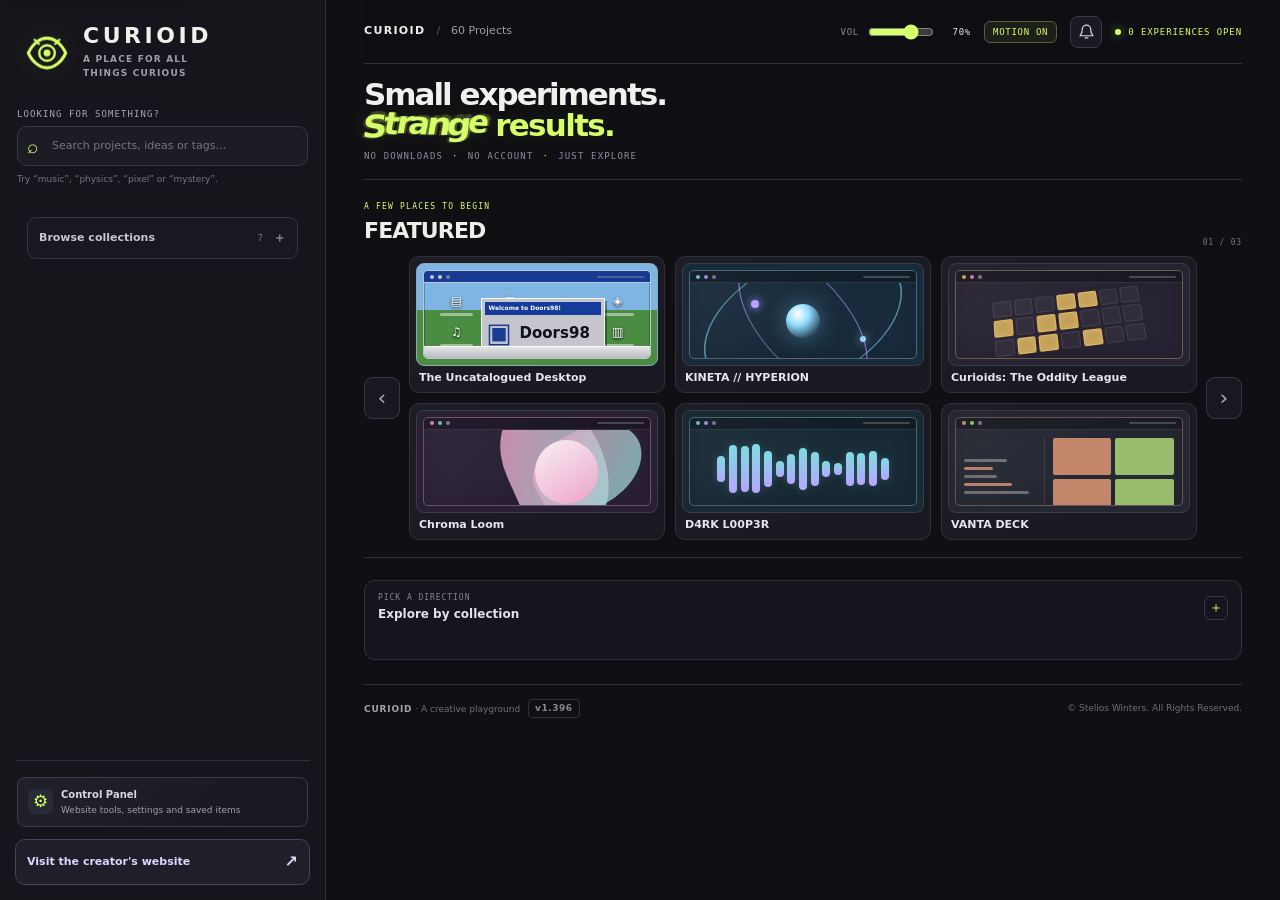
<file: index.html>
<!doctype html>
<html lang="en">
<head>
  <meta charset="utf-8">
  <meta name="viewport" content="width=device-width, initial-scale=1">
  <meta name="theme-color" content="#101014">
  <meta name="mobile-web-app-capable" content="yes">
  <meta name="apple-mobile-web-app-capable" content="yes">
  <link rel="manifest" href="manifest.webmanifest">
  <link rel="preload" href="site-runtime-current.js?v=sha256-7023287a608f9f595cfa703f9ee69832b53362b045f0178e9a5b1f81f336a94a" as="script" integrity="sha384-JTrh9b58CzjX4u7AFb8oepJ3duS+6kF9KgF6DN7izF0arDjATvRlPq+zcqvF3mRJ" crossorigin="anonymous" fetchpriority="high">
  <meta name="description" content="Browser games, music experiments, visual art, independent digital worlds and curious creative tools. No downloads or account needed.">
  <meta name="curioid-release" content="v1.396">
  <meta name="curioid-document" content="index.html">
  <meta name="curioid-project-count" content="60">
  <meta name="curioid-category-count" content="7">
  <meta name="curioid-os-count" content="7">
  <meta name="robots" content="index,follow,max-image-preview:large">
  <meta name="author" content="Stelios Winters">
  <meta name="color-scheme" content="dark">
  <meta name="referrer" content="strict-origin-when-cross-origin">
  <!-- GitHub Pages cannot configure a Permissions-Policy response header. Sensitive features are denied on every untrusted iframe using its allow attribute. -->
  <meta http-equiv="Content-Security-Policy" content="default-src 'self';script-src 'self' blob: 'wasm-unsafe-eval' 'sha256-aHI9x19kygkN7s1is/CayauZmM8YlaltoX1D1ChFN5M='; style-src 'self' 'unsafe-inline'; img-src 'self' data: blob:; font-src 'self'; media-src 'self' blob: data:; connect-src 'self' blob:; frame-src 'self' blob:; worker-src 'self' blob:; object-src 'none'; base-uri 'none'; form-action 'self'; upgrade-insecure-requests">
  <script data-cfasync="false" id="curioid-frame-guard">
(() => {
  let blocked = false;
  try {
    blocked = window.top !== window.self && window.top.location.origin !== window.location.origin;
  } catch (_) {
    blocked = true;
  }
  if (!blocked) return;

  const cancelInteraction = event => {
    if (event.cancelable) event.preventDefault();
    event.stopImmediatePropagation();
  };
  const blockedEvents = [
    'click', 'auxclick', 'dblclick', 'contextmenu', 'submit', 'reset',
    'beforeinput', 'input', 'change', 'focus', 'focusin', 'keydown', 'keypress', 'keyup',
    'pointerdown', 'pointerup', 'pointermove', 'mousedown', 'mouseup',
    'touchstart', 'touchend', 'dragstart', 'drop'
  ];
  for (const type of blockedEvents) {
    window.addEventListener(type, cancelInteraction, { capture: true, passive: false });
  }

  const showFrameWarning = () => {
    if (document.body) document.body.inert = true;
    if (document.getElementById('curioid-frame-warning')) return;
    const panel = document.createElement('section');
    panel.id = 'curioid-frame-warning';
    panel.setAttribute('role', 'alert');
    panel.setAttribute('aria-live', 'assertive');
    panel.style.cssText = 'position:fixed;inset:0;z-index:2147483647;display:grid;place-content:center;justify-items:center;gap:12px;box-sizing:border-box;padding:32px;background:#101014;color:#f8f7ff;font:16px/1.55 system-ui,sans-serif;text-align:center;pointer-events:auto;isolation:isolate;';
    const heading = document.createElement('h1');
    heading.textContent = 'Open CURIOID directly';
    heading.style.cssText = 'max-width:24ch;margin:0;font-size:clamp(24px,5vw,38px);line-height:1.15;';
    const message = document.createElement('p');
    message.textContent = 'For your safety, this page is disabled inside another website. Open it in its own tab to use CURIOID.';
    message.style.cssText = 'max-width:48ch;margin:0;color:#d2d0dc;';
    panel.append(heading, message);
    document.documentElement.append(panel);
  };

  if (document.readyState === 'loading') {
    document.addEventListener('DOMContentLoaded', showFrameWarning, { once: true });
  } else {
    showFrameWarning();
  }
})();
  </script>
  <link rel="canonical" href="https://stelioswinters.com/curioid/">
  <meta property="og:type" content="website">
  <meta property="og:site_name" content="CURIOID">
  <meta property="og:title" content="CURIOID | Browser Games, Music, Art &amp; Creative Worlds">
  <meta property="og:description" content="Browser games, music experiments, visual art, independent digital worlds and curious creative tools. No downloads or account needed.">
  <meta property="og:url" content="https://stelioswinters.com/curioid/">
  <meta name="twitter:card" content="summary_large_image">
  <meta name="twitter:title" content="CURIOID | Browser Games, Music, Art &amp; Creative Worlds">
  <meta name="twitter:description" content="Browser games, music experiments, visual art, independent digital worlds and curious creative tools. No downloads or account needed.">
  <meta property="og:image" content="https://stelioswinters.com/curioid/social-preview.png">
  <meta property="og:image:width" content="1200">
  <meta property="og:image:height" content="630">
  <meta property="og:image:alt" content="CURIOID eye logo alongside seven independent desktop worlds and a personal world builder, with examples from the games, art, sound and creative tools collection.">
  <meta name="twitter:image" content="https://stelioswinters.com/curioid/social-preview.png">
  <title>CURIOID</title>
  
  <script data-cfasync="false" type="application/ld+json">{"@context":"https://schema.org","@type":"WebSite","name":"CURIOID","url":"https://stelioswinters.com/curioid/","description":"Browser games, music experiments, visual art, independent digital worlds and curious creative tools. No downloads or account needed.","creator":{"@type":"Person","name":"Stelios Winters"},"inLanguage":"en","isAccessibleForFree":true}</script>
  <link rel="icon" type="image/svg+xml" href="curioid-icon.svg">
  <link rel="icon" type="image/png" sizes="192x192" href="curioid-icon-192.png">
  <link rel="apple-touch-icon" href="curioid-icon-192.png">
  <style>
    html{--curioid-app-display-scale:1;}
    .room-window.open .room-mount>:not(.project-style-warning){zoom:var(--curioid-app-display-scale,1);}
    .room-window.open .room-mount{overflow:auto!important;}
    #curioidEggHuntToggle[hidden]{display:none!important;}
    .noscript-notice { margin: 16px; padding: 14px 16px; border: 1px solid #596b3c; border-radius: 10px; background: #22291b; color: #eff8df; font-size:14px; line-height: 1.6; }
    :root {
      color-scheme: dark;
      --bg: #101014;
      --bg-soft: #15151b;
      --panel: #191920;
      --panel-raised: #202029;
      --line: #30303a;
      --line-soft: #26262f;
      --text: #f1f0ed;
      --muted: #a09eaa;
      --dim: #8a8895;
      --acid: #d6ff69;
      --violet: #baa7ff;
      --pink: #ff9cba;
      --cyan: #85e6da;
      --sidebar-width: 326px;
      --radius: 16px;
      font-family: Inter, ui-sans-serif, system-ui, -apple-system, BlinkMacSystemFont, "Segoe UI", sans-serif;
    }
    * { box-sizing: border-box; }
    [hidden] { display: none !important; }
    html { min-height: 100%; scroll-behavior: smooth; }
    body {
      min-height: 100vh;
      margin: 0;
      background: var(--bg);
      color: var(--text);
      font-size:14px;
      line-height: 1.5;
    }
    button, input, select, textarea { font:inherit; }
    button { color: inherit; }
    button:focus-visible, a:focus-visible, input:focus-visible, select:focus-visible, textarea:focus-visible {
      outline: 2px solid var(--acid);
      outline-offset: 3px;
    }
    a { color: inherit; }
    .app-shell { min-height: 100vh; }

    /* The entire sidebar scrolls, including its footer links. */
    .sidebar {
      position: fixed;
      inset: 0 auto 0 0;
      z-index: 50;
      width: var(--sidebar-width);
      height: 100vh;
      height: 100dvh;
      display: flex;
      flex-direction: column;
      gap: 0;
      padding: 22px 15px 15px;
      overflow-y: auto;
      overflow-x: hidden;
      overscroll-behavior: contain;
      -webkit-overflow-scrolling: touch;
      scrollbar-width: thin;
      scrollbar-color: #454550 transparent;
      background: #15151b;
      border-right: 1px solid var(--line);
    }
    .sidebar::-webkit-scrollbar { width: 8px; }
    .sidebar::-webkit-scrollbar-thumb { background: #41414b; border-radius: 20px; }
    .sidebar::-webkit-scrollbar-track { background: transparent; }
    .brand {
      display: flex;
      align-items: center;
      gap: 12px;
      min-height: 54px;
      margin: 0 3px 26px;
      padding: 3px 5px;
      text-decoration: none;
    }
    .brand-mark {
      display: grid;
      place-items: center;
      flex: 0 0 48px;
      width: 48px;
      height: 48px;
      color: var(--acid);
      filter: drop-shadow(0 0 13px rgba(214,255,105,.12));
    }
    .brand-mark svg { display: block; width: 46px; height: 46px; overflow: visible; }
    .brand-word { display: block; font-size:22px; font-weight: 900; letter-spacing: .16em; line-height: 1; }
    .brand-caption { display: block; margin-top: 6px; color: var(--muted); font-size:9px; font-weight: 700; letter-spacing: .13em; text-transform: uppercase; }
    .sidebar-section-label {
      margin: 0 9px 9px;
      color: var(--dim);
      font-size:9px;
      font-weight: 800;
      letter-spacing: .18em;
      text-transform: uppercase;
    }
    .project-search { position: relative; margin: 0 1px 15px; }
    .project-search input { width: 100%; min-height: 40px; padding: 9px 35px 9px 12px; border: 1px solid #383842; border-radius: 10px; outline: none; background: #1c1c24; color: var(--text); font-size:11px; }
    .project-search input::placeholder { color: #777582; }
    .project-search input:focus { border-color: #73704f; box-shadow: 0 0 0 3px rgba(214,255,105,.09); }
    .project-search button { position: absolute; top: 4px; right: 5px; width: 30px; height: 30px; border: 0; border-radius: 7px; background: transparent; color: var(--muted); font-size:21px; cursor: pointer; }
    .project-search button:hover { background: #2b2b35; color: var(--text); }
    .sidebar-search { display:grid; gap:7px; margin:0 2px 17px; }
    .sidebar-search>label { color:#aaa8b4; font:9px ui-monospace,SFMono-Regular,Menlo,monospace; letter-spacing:.12em; text-transform:uppercase; }
    .sidebar-search>small { color:#777582; font-size:9px; line-height:1.45; }
    .sidebar-search .project-search { margin:0; }
    .sidebar-search .project-search input { padding-left:34px; }
    .sidebar-search .discovery-search-icon { position:absolute; top:50%; left:10px; transform:translateY(-50%); color:var(--acid); font-size:19px; line-height:1; pointer-events:none; }
    .search-results-status { margin: 0 0 13px; color: var(--muted); font-size:11px; }
    .search-empty { padding: 26px; border: 1px dashed var(--line); border-radius: 13px; color: var(--muted); text-align: center; }
    .sr-only { position: absolute; width: 1px; height: 1px; padding: 0; margin: -1px; overflow: hidden; clip: rect(0,0,0,0); white-space: nowrap; border: 0; }
    .project-nav { display: grid; gap: 5px; }
    .nav-item {
      width: 100%;
      min-height: 45px;
      display: flex;
      align-items: center;
      gap: 10px;
      padding: 9px 10px;
      border: 1px solid transparent;
      border-radius: 10px;
      background: transparent;
      color: #b6b4bf;
      text-align: left;
      cursor: pointer;
      transition: color .16s ease, background .16s ease, border-color .16s ease;
    }
    .nav-item:hover { color: var(--text); background: #202027; }
    .nav-item.active { color: var(--text); border-color: #414536; background: #22261d; }
    .nav-symbol { flex: 0 0 22px; width: 22px; color: #8b8995; font-size:17px; text-align: center; }
    .nav-item.active .nav-symbol { color: var(--acid); }
    .nav-label { flex: 1; font-size:12px; font-weight: 680; }
    .nav-indicator { width: 7px; height: 7px; border-radius: 50%; background: #55535f; }
    .nav-item.active .nav-indicator { background: var(--acid); box-shadow: 0 0 10px rgba(214,255,105,.45); }

    .sidebar-tools { display:grid; grid-template-columns:1fr 1fr; gap:6px; margin:0 2px 12px; }
    .sidebar-tool { display:flex; align-items:center; gap:8px; min-width:0; min-height:43px; padding:7px 8px; border:1px solid #30313a; border-radius:8px; background:#17171d; color:#d8d6df; text-align:left; cursor:pointer; transition:border-color .16s ease,background .16s ease; }
    .sidebar-tool:hover { border-color:#666b4f; background:#20221b; }
    .sidebar-tool:focus-visible { outline:2px solid var(--acid); outline-offset:2px; }
    .sidebar-tool>span:first-child { display:grid; place-items:center; flex:0 0 25px; width:25px; height:25px; border-radius:6px; background:#252630; color:var(--acid); font-size:14px; }
    .sidebar-tool>span:last-child { display:grid; min-width:0; gap:2px; }
    .sidebar-tool b { overflow:hidden; font-size:9px; font-weight:700; text-overflow:ellipsis; white-space:nowrap; }
    .sidebar-tool small { overflow:hidden; color:var(--muted); font-size:9px; text-overflow:ellipsis; white-space:nowrap; }
    .sidebar-note { padding:11px 12px; background:linear-gradient(145deg,#1b1b22,#17171d); }
    .sidebar-note-title { color:#c0b4ee; letter-spacing:.16em; }
    .sidebar-note p { font-size:10px; line-height:1.55; }
    @media(max-width:700px){.personal-shortcuts-summary{min-height:54px;padding:9px}.personal-shortcuts-content{max-height:54dvh}.sidebar-tools{gap:5px}.sidebar-tool{min-height:40px;padding:6px}.sidebar-tool b{font-size:9px}.sidebar-tool small{font-size:9px}}
    .sidebar-bottom { margin-top: auto; padding-top: 16px; border-top: 1px solid var(--line); }
    .sidebar-note { margin: 0 2px 14px; padding: 12px; border: 1px solid var(--line); border-radius: 11px; background: #19191f; }
    .sidebar-note-title { color: var(--violet); font:9px ui-monospace, SFMono-Regular, Menlo, monospace; letter-spacing: .13em; text-transform: uppercase; }
    .sidebar-note p { margin: 7px 0 0; color: var(--muted); font-size:11px; line-height: 1.55; }
    .portfolio-link {
      display: flex;
      align-items: center;
      justify-content: space-between;
      gap: 10px;
      min-height: 43px;
      padding: 10px 11px;
      border: 1px solid #49415e;
      border-radius: 10px;
      background: #211e2a;
      color: #ded6ff;
      text-decoration: none;
      font-size:11px;
      font-weight: 700;
      transition: background .16s ease, border-color .16s ease;
    }
    .portfolio-link:hover { background: #2b2638; border-color: #6a5b90; }
    .portfolio-link span:last-child { font-size:16px; }
    .sidebar-foot { margin: 12px 4px 1px; color: #666471; font-size:9px; letter-spacing: .08em; text-transform: uppercase; }

    /* Main page */
    .main { min-height: 100vh; margin-left: var(--sidebar-width); padding: 0 38px 55px; }
    .topbar {
      position: sticky;
      top: 0;
      z-index: 20;
      min-height: 64px;
      display: flex;
      align-items: center;
      justify-content: space-between;
      gap: 16px;
      background: rgba(16,16,20,.92);
      border-bottom: 1px solid var(--line);
      backdrop-filter: blur(14px);
    }
    .topbar-left { display: flex; align-items: center; gap: 11px; min-width: 0; color: var(--muted); font-size:11px; }
    .topbar-brand { color: var(--text); font-size:11px; font-weight: 850; letter-spacing: .12em; }
    .topbar-separator { color: #55535f; }
    .topbar-context { overflow: hidden; text-overflow: ellipsis; white-space: nowrap; }
    .topbar-right { display: flex; align-items: center; gap: 13px; color: var(--dim); font:9px ui-monospace, SFMono-Regular, Menlo, monospace; letter-spacing: .1em; text-transform: uppercase; }
    .status-live { display: inline-flex; align-items: center; gap: 7px; color: var(--acid); }
    .status-live::before { content: ""; width: 6px; height: 6px; border-radius: 50%; background: var(--acid); box-shadow: 0 0 9px rgba(214,255,105,.55); }
    .topbar-action { padding: 5px 8px; border: 1px solid #393843; border-radius: 6px; background: #17171e; color: #a09eaa; font:inherit; letter-spacing: .08em; text-transform: uppercase; cursor: pointer; transition: color .16s ease, border-color .16s ease, background .16s ease; }
    .topbar-action:hover { color: var(--text); border-color: #68645c; background: #222229; }
    .topbar-action:focus-visible { outline: 2px solid var(--acid); outline-offset: 2px; }
    .topbar-action[hidden] { display: none; }
    .menu-toggle { position: relative; z-index: 51; display: none; width: 39px; height: 39px; flex: 0 0 auto; border: 1px solid var(--line); border-radius: 9px; background: var(--panel); color: var(--text); cursor: pointer; }
    .page-wrap { max-width: 1380px; margin: 0 auto; }
    .hero { padding: 15px 0 18px; }
    h1 { max-width: 790px; margin: 0; font-size:clamp(25px, 2.8vw, 31px); line-height: .99; letter-spacing: -.065em; font-weight: 820; }
    .strange-word { position: relative; display: inline-flex; align-items: baseline; color: var(--acid); font-style: normal; letter-spacing: -.075em; transform: skewX(-8deg) rotate(-1.4deg); transform-origin: left center; text-shadow: 2px 0 rgba(214,255,105,.27), -2px 1px rgba(214,255,105,.16), 0 0 22px rgba(214,255,105,.12); white-space: nowrap; }
    .strange-word::before { content: attr(data-word); position: absolute; z-index: 0; color: var(--acid); opacity: .2; transform: translate(4px,-3px) skewX(17deg) scaleY(.88); clip-path: inset(0 0 46% 0); pointer-events: none; }
    .strange-word span { position: relative; z-index: 1; display: inline-block; }
    .strange-word span:nth-child(1) { transform: translateY(2px) rotate(-9deg) scaleY(1.12); }
    .strange-word span:nth-child(2) { transform: translateY(-3px) rotate(8deg) scaleY(.84); }
    .strange-word span:nth-child(3) { transform: translateY(3px) rotate(-5deg) scaleX(1.1); }
    .strange-word span:nth-child(4) { transform: translateY(-2px) rotate(5deg) scaleY(1.13); }
    .strange-word span:nth-child(5) { transform: translateY(2px) rotate(-8deg) scaleX(.9); }
    .strange-word span:nth-child(6) { transform: translateY(-3px) rotate(7deg) scaleY(.9); }
    .strange-word span:nth-child(7) { transform: translateY(1px) rotate(-4deg) scaleX(1.08); }
    .hero-assurance { display:flex; flex-wrap:wrap; align-items:center; gap:9px; margin:11px 0 0; color:#8f8d9a; font:9px ui-monospace,SFMono-Regular,Menlo,monospace; letter-spacing:.13em; }
    .hero-assurance span { color:var(--acid); }
    .featured-quickstart { padding:0 0 17px; }
    .featured-quickstart-heading { display:flex; align-items:end; justify-content:space-between; gap:12px; margin:0 0 9px; }
    .featured-quickstart-heading>div { min-width:0; }
    .featured-quickstart-kicker { margin:0 0 3px; color:var(--acid); font:8px ui-monospace,SFMono-Regular,Menlo,monospace; letter-spacing:.15em; }
    .featured-quickstart-heading h2 { margin:0; color:#efeee9; font-size:clamp(18px,2.1vw,22px); font-weight:820; letter-spacing:-.04em; }
    .featured-quickstart-count { color:#777583; font:8px ui-monospace,SFMono-Regular,Menlo,monospace; letter-spacing:.1em; white-space:nowrap; }
    .featured-carousel { display:grid; grid-template-columns:36px minmax(0,1fr) 36px; align-items:stretch; gap:9px; }
    .featured-carousel-arrow { align-self:center; display:grid; place-items:center; width:36px; height:42px; padding:0; border:1px solid #383943; border-radius:9px; background:#171820; color:#aaa8b5; font:22px/1 system-ui,sans-serif; cursor:pointer; transition:border-color .16s ease,color .16s ease,background .16s ease,transform .16s ease; }
    .featured-carousel-arrow:hover { border-color:#687548; background:#20231c; color:var(--acid); }
    .featured-carousel-arrow:focus-visible { outline:2px solid var(--acid); outline-offset:2px; }
    .featured-carousel-arrow[hidden] { display:none !important; }
    .featured-preview-grid { display:grid; grid-template-columns:repeat(3,minmax(0,1fr)); gap:10px; min-width:0; }
    .featured-project-card { display:grid; grid-template-rows:auto auto; gap:5px; min-width:0; padding:6px; border:1px solid #30313b; border-radius:10px; background:linear-gradient(145deg,rgba(255,255,255,.025),rgba(255,255,255,.004)),#171820; color:#e9e7ef; text-align:left; cursor:pointer; transition:border-color .16s ease,background .16s ease,transform .16s ease,box-shadow .16s ease; }
    .featured-project-card:hover,.featured-project-card:focus-visible { transform:translateY(-2px); border-color:#687548; background:#1b1e19; box-shadow:0 8px 22px rgba(0,0,0,.16); }
    .featured-project-card:focus-visible { outline:2px solid var(--acid); outline-offset:3px; }
    .featured-project-card .project-preview { aspect-ratio:16/6.8; }
    .featured-project-title { display:-webkit-box; min-width:0; padding:0 3px 1px; overflow:hidden; color:#e7e5ed; font-size:11px; font-weight:720; line-height:1.25; text-overflow:ellipsis; white-space:normal; -webkit-box-orient:vertical; -webkit-line-clamp:2; }
    .featured-divider { margin-top:1px; margin-bottom:13px; }
    @media(prefers-reduced-motion:reduce) { .featured-project-card,.featured-carousel-arrow { transition:none !important; } .featured-project-card:hover,.featured-project-card:focus-visible { transform:none; } }
    .discovery-section { padding:0 0 24px; }
    .discovery-disclosure { border:1px solid #30313a; border-radius:11px; background:#15161d; overflow:hidden; }
    .discovery-disclosure-summary { display:flex; align-items:center; justify-content:space-between; gap:12px; min-height:54px; padding:9px 13px; cursor:pointer; list-style:none; }
    .discovery-disclosure-summary::-webkit-details-marker { display:none; }
    .discovery-disclosure-summary>span:first-child { display:grid; gap:3px; }
    .discovery-disclosure-summary small { color:#858390; font:8px ui-monospace,SFMono-Regular,Menlo,monospace; letter-spacing:.12em; }
    .discovery-disclosure-summary strong { color:#e4e2eb; font-size:12px; font-weight:700; }
    .discovery-disclosure-mark { display:grid; place-items:center; flex:0 0 24px; width:24px; height:24px; border:1px solid #3a3b45; border-radius:7px; color:var(--acid); font-size:14px; }
    .discovery-disclosure[open] .discovery-disclosure-mark { transform:rotate(45deg); }
    .discovery-disclosure .discovery-grid { padding:0 12px 12px; }
    .discovery-disclosure:not([open]) .discovery-grid { display:none; }
    .discovery-disclosure[hidden] { display:none; }
    .discovery-section[hidden] { display:none; }
    .discovery-heading { display:flex; align-items:end; justify-content:space-between; gap:18px; margin:0 0 15px; }
    .discovery-heading>div { min-width:0; }
    .discovery-kicker { margin:0 0 5px; color:var(--acid); font:9px ui-monospace,SFMono-Regular,Menlo,monospace; letter-spacing:.16em; }
    .discovery-heading h2 { margin:0; color:#efeee9; font-size:clamp(19px,2.4vw,25px); font-weight:780; letter-spacing:-.045em; }
    .discovery-heading>p { max-width:240px; margin:0; color:#858390; font-size:10px; line-height:1.55; text-align:right; }
    .discovery-grid { display:grid; grid-template-columns:repeat(3,minmax(0,1fr)); gap:10px; }
    .discovery-card { --browse-accent:#c1a5ff; position:relative; display:grid; grid-template-columns:34px minmax(0,1fr); grid-template-rows:auto 1fr auto; align-content:start; align-items:center; gap:5px 11px; min-width:0; min-height:125px; padding:15px; overflow:hidden; border:1px solid #343540; border-radius:12px; background:linear-gradient(140deg,rgba(255,255,255,.035),rgba(255,255,255,.008) 62%),#171820; color:#e9e7ef; text-align:left; cursor:pointer; transition:transform .16s ease,border-color .16s ease,background .16s ease,box-shadow .16s ease; }
    .discovery-card::after { content:""; position:absolute; top:-34px; right:0; width:95px; height:95px; border-radius:50%; background:var(--browse-accent); opacity:.065; filter:blur(2px); pointer-events:none; }
    .discovery-card:hover,.discovery-card:focus-visible { transform:translateY(-2px); border-color:color-mix(in srgb,var(--browse-accent) 65%,#343540); background:linear-gradient(140deg,color-mix(in srgb,var(--browse-accent) 8%,#171820),#171820 75%); box-shadow:0 9px 24px rgba(0,0,0,.16); }
    .discovery-card:focus-visible { outline:2px solid var(--browse-accent); outline-offset:3px; }
    .discovery-card[aria-pressed="true"] { border-color:var(--browse-accent); }
    .discovery-glyph { grid-row:1 / span 2; display:grid; place-items:center; width:34px; height:34px; border:1px solid color-mix(in srgb,var(--browse-accent) 30%,#33343e); border-radius:9px; background:color-mix(in srgb,var(--browse-accent) 9%,#1d1e27); color:var(--browse-accent); font-size:19px; }
    .discovery-title { align-self:end; color:var(--browse-accent); font:800 17px/1.05 system-ui,sans-serif; letter-spacing:.045em; }
    .discovery-description { grid-column:2; align-self:start; max-width:280px; color:#a4a2af; font:10px/1.5 system-ui,sans-serif; }
    .discovery-meta { grid-column:1 / -1; display:flex; align-items:center; justify-content:space-between; gap:10px; margin-top:8px; padding-top:9px; border-top:1px solid rgba(255,255,255,.06); color:#797885; font:8px ui-monospace,SFMono-Regular,Menlo,monospace; letter-spacing:.1em; }
    .discovery-meta b { color:var(--browse-accent); font:700 9px ui-monospace,SFMono-Regular,Menlo,monospace; }
    .discovery-card[data-tone="play"] { --browse-accent:#f3c45c; }
    .discovery-card[data-tone="make"] { --browse-accent:#ff8fc5; }
    .discovery-card[data-tone="listen"] { --browse-accent:#79d9df; }
    .discovery-card[data-tone="explore"] { --browse-accent:#9da8ff; }
    .discovery-card[data-tone="worlds"] { --browse-accent:#b3e879; }
    .discovery-card[data-tone="archive"] { --browse-accent:#c1a5ff; }
    .discovery-card[data-tone="tools"] { --browse-accent:#f09d78; }
    .discovery-card[data-tone="build"] { --browse-accent:#a8e3a0; }
    .discovery-card[data-tone="all"] { --browse-accent:#e4e0f0; }
    .discovery-card-build { background:linear-gradient(140deg,rgba(120,192,132,.10),rgba(255,255,255,.008) 70%),#171820; }
    .discovery-card-all { background:linear-gradient(140deg,rgba(187,174,220,.10),rgba(255,255,255,.008) 70%),#171820; }
    .rooms-label[hidden],.category-stack[hidden] { display:none; }
    .rooms-label { margin-top:2px; }
    .rooms-label span:last-child { text-transform:uppercase; }
    .sidebar-browse-collections { margin:14px 12px 0; border:1px solid #343540; border-radius:9px; background:#171820; }
    .sidebar-browse-collections>summary { display:flex; align-items:center; justify-content:space-between; gap:10px; min-height:40px; padding:0 11px; color:#c8c6d0; font-size:11px; font-weight:700; cursor:pointer; list-style:none; }
    .sidebar-browse-collections>summary::-webkit-details-marker { display:none; }
    .sidebar-browse-collections>summary::after { content:"＋"; color:#898795; font-size:13px; }
    .sidebar-browse-collections[open]>summary::after { content:"−"; }
    .sidebar-browse-count { margin-left:auto; color:#777684; font:9px ui-monospace,monospace; }
    .sidebar-browse-collections .category-nav { padding:4px 6px 7px; }
    .sidebar-browse-collections .category-nav .nav-item { min-height:37px; }
    .sidebar-browse-collections .nav-item-all { margin-bottom:5px; border-bottom:1px solid #30313a; border-radius:5px 5px 0 0; }
    .sidebar-browse-collections .nav-item[aria-current="location"] { color:var(--acid); }
    .notification-tabs { display:flex; gap:5px; padding:8px 10px 0; border-bottom:1px solid #30313b; }
    .notification-tabs button { display:flex; align-items:center; gap:6px; padding:7px 9px 8px; border:0; border-bottom:2px solid transparent; background:transparent; color:#9998a5; font:10px system-ui,sans-serif; cursor:pointer; }
    .notification-tabs button[aria-selected="true"] { border-bottom-color:var(--acid); color:#e8e6ed; }
    .notification-tabs button span { padding:2px 5px; border-radius:8px; background:#2b2d34; color:#c4c2cf; font:8px ui-monospace,monospace; }
    .site-notification-updates { overflow:auto; padding:6px; }
    .site-notification-updates[hidden] { display:none; }
    .site-notification-updates article { display:grid; gap:4px; padding:10px; border-bottom:1px solid #2c2d36; }
    .site-notification-updates article:last-child { border-bottom:0; }
    .site-notification-updates small { color:var(--acid); font:8px ui-monospace,monospace; letter-spacing:.12em; }
    .site-notification-updates b { color:#e6e4ed; font:600 11px system-ui,sans-serif; }
    .site-notification-updates p { margin:0; color:#aaa8b5; font:10px/1.5 system-ui,sans-serif; }
    .room-tags { display:flex; align-items:center; flex-wrap:wrap; gap:5px; padding:0 15px 12px 62px; }
    .room-tag { min-height:22px; padding:4px 7px; border:1px solid #373843; border-radius:6px; background:#1d1e26; color:#a7a5b1; font:8px ui-monospace,SFMono-Regular,Menlo,monospace; letter-spacing:.035em; cursor:pointer; }
    .room-tag:hover,.room-tag:focus-visible { border-color:#707e4c; color:var(--acid); }
    .room-tag:focus-visible { outline:2px solid var(--acid); outline-offset:2px; }
    .room-tag-featured { border-color:rgba(214,255,105,.32); background:rgba(214,255,105,.075); color:var(--acid); font-weight:800; letter-spacing:.11em; cursor:default; }
    .room-list-divider { display:flex; align-items:center; gap:10px; margin:8px 0 1px; color:#7c7a88; font:8px ui-monospace,SFMono-Regular,Menlo,monospace; letter-spacing:.14em; }
    .room-list-divider::after { content:""; height:1px; flex:1; background:#2b2c35; }
    .room-list-divider[hidden] { display:none; }
    .room-window.open .room-tags,.room-window.curioid-fullscreen-window .room-tags { display:none; }
    @media(max-width:860px) { .discovery-grid { grid-template-columns:repeat(2,minmax(0,1fr)); } }
    @media(max-width:760px) { .featured-preview-grid { grid-template-columns:repeat(2,minmax(0,1fr)); } .featured-carousel { grid-template-columns:32px minmax(0,1fr) 32px; gap:7px; } .featured-carousel-arrow { width:32px; height:40px; } }
    @media(max-width:560px) { .hero-assurance { font-size:8px; } .featured-preview-grid { grid-template-columns:repeat(2,minmax(0,1fr)); gap:7px; } .featured-carousel { grid-template-columns:30px minmax(0,1fr) 30px; gap:5px; } .featured-carousel-arrow { width:30px; height:38px; } .featured-project-card { padding:5px; } .featured-project-title { font-size:10px; } .discovery-grid { gap:8px; } .discovery-card { min-height:125px; padding:12px; grid-template-columns:29px minmax(0,1fr); gap:5px 8px; } .discovery-glyph { width:29px; height:29px; } .discovery-title { font-size:15px; } .room-card-content { grid-template-columns:minmax(0,1fr) minmax(104px,34%); gap:7px; padding:6px 6px 0; } .room-card-content .room-card-head { grid-template-columns:minmax(0,1fr) 31px 31px; gap:3px; } .room-card-content .room-favorite,.room-card-content .room-share { width:30px; height:30px; margin:0; } .room-card-content .room-heading { gap:6px; padding:8px 5px; } .room-card-content .room-icon { width:27px; height:27px; flex-basis:27px; } .room-card-content .room-name { font-size:11px; } .room-card-content .room-description { max-width:100%; font-size:9px; } .room-card-content .room-tags { padding-left:12px; } .project-preview-window { inset:4px; } }
    @media(max-width:380px) { .room-card-content { grid-template-columns:minmax(0,1fr) 94px; gap:5px; } .room-card-content .room-card-head { grid-template-columns:minmax(0,1fr) 28px 28px; gap:2px; } .room-card-content .room-favorite,.room-card-content .room-share { width:27px; height:27px; } .room-card-content .room-icon { display:none; } .room-card-content .room-heading { padding-left:4px; } }
    @media(max-width:380px) { .discovery-grid { grid-template-columns:1fr; } .featured-carousel { grid-template-columns:32px minmax(0,1fr) 32px; gap:5px; } .featured-carousel-arrow { width:32px; height:40px; } .featured-preview-grid { grid-template-columns:repeat(2,minmax(0,1fr)); gap:6px; } .featured-project-title { font-size:9px; } .discovery-card { min-height:112px; } }

    /* Stage 5: the universe is a discovery layer, never another desktop. */
    .room-related-link:focus-visible { outline: 2px solid var(--acid); outline-offset: 2px; }


    .section-rule { height: 1px; margin: 0 0 22px; border: 0; background: var(--line); }
    .rooms-label { display: flex; align-items: center; justify-content: space-between; flex-wrap:wrap; gap: 12px 20px; margin: 0 0 10px; color: var(--dim); font:9px ui-monospace, SFMono-Regular, Menlo, monospace; letter-spacing: .15em; text-transform: uppercase; }
    .rooms-label span:last-child { color: #686674; letter-spacing: .08em; }

    .rooms-label{align-items:center;}
    .rooms-label-actions{display:flex;align-items:center;gap:16px;min-width:0;flex-wrap:wrap;}
    .rooms-label-actions>span:first-child{color:#858390;letter-spacing:.08em;}
    .categories-return-button { min-height:28px; margin-left:3px; padding:5px 10px; border:1px solid #41434f; border-radius:7px; background:#1b1c24; color:#d0ced8; font:800 8px ui-monospace,SFMono-Regular,Menlo,monospace; letter-spacing:.14em; cursor:pointer; transition:border-color .16s ease,color .16s ease,background .16s ease; }
    .categories-return-button:hover { border-color:var(--acid); background:#22251d; color:var(--acid); }
    .egg-hunt-toggle{position:relative;display:grid;place-items:center;flex:0 0 31px;width:31px;height:31px;padding:5px;border:1px solid rgba(214,255,105,.72);border-radius:8px;background:linear-gradient(145deg,#252a1d,#181a21);color:var(--acid);cursor:pointer;transition:border-color .18s,background .18s,transform .18s;}
    .egg-hunt-toggle svg{display:block;width:19px;height:19px;fill:rgba(214,255,105,.18);stroke:var(--acid);stroke-width:1.55;stroke-linecap:round;stroke-linejoin:round;}
    .topbar .egg-hunt-toggle{width:32px;height:32px;flex:0 0 32px;padding:5px;}
    .egg-hunt-toggle[data-enabled="true"]{border-color:var(--acid);color:var(--acid);box-shadow:0 0 0 1px rgba(214,255,105,.14),0 0 15px rgba(214,255,105,.10);}
    .egg-hunt-toggle[data-enabled="false"]{border-color:var(--acid);color:var(--acid);box-shadow:0 0 0 1px rgba(214,255,105,.14),0 0 15px rgba(214,255,105,.10);filter:none;opacity:1;}
    .egg-hunt-toggle:hover{transform:translateY(-1px);}
    .egg-hunt-toggle:focus-visible{outline:2px solid var(--acid);outline-offset:3px;}
    .egg-hunt-status-dot{position:absolute;right:3px;bottom:3px;width:7px;height:7px;border-radius:50%;background:#55dc84;box-shadow:0 0 7px rgba(85,220,132,.8);}
    .egg-hunt-toggle[data-enabled="true"] .egg-hunt-status-dot{background:#55dc84;box-shadow:0 0 7px rgba(85,220,132,.8);}
    .egg-hunt-toggle[data-enabled="false"] .egg-hunt-status-dot{background:#ff5d68;box-shadow:0 0 7px rgba(255,93,104,.75);}
    .egg-hunt-toggle-hint{display:none!important;}
    .sidebar-notification-button>span:first-child{flex-basis:25px;width:25px;height:25px;}
    .sidebar-notification-button .notification-count{top:-4px;right:-4px;}
    .site-control-preferences{display:grid;gap:11px;margin:0 18px 14px;padding:12px;border:1px solid #343642;border-radius:10px;background:#20212a;}
    .site-control-display-grid{display:grid;grid-template-columns:repeat(2,minmax(0,1fr));gap:10px;}
    .site-control-display-grid>label{display:grid;gap:7px;min-width:0;color:#c7c6d0;font:700 9px ui-monospace,monospace;letter-spacing:.08em;}
    .site-control-display-grid select{width:100%;min-height:36px;padding:7px 9px;border:1px solid #41434e;border-radius:6px;background:#171922;color:#f1f1f5;font:11px system-ui,sans-serif;}
    .site-control-display-grid small{color:#8c8e9b;font:10px/1.5 system-ui,sans-serif;letter-spacing:0;}
    @media(max-width:560px){.site-control-display-grid{grid-template-columns:minmax(0,1fr)}}
    .global-volume-control{display:grid;grid-template-columns:105px minmax(70px,1fr) 42px;align-items:center;gap:10px;color:#aaa8b5;font:9px ui-monospace,monospace;letter-spacing:.08em;}
    .global-volume-control input{width:100%;min-width:0;accent-color:var(--acid);}
    .global-volume-control output{color:#e9e7ef;text-align:right;font-size:10px;}
    .topbar .global-volume-control{display:inline-flex;grid-template-columns:none;align-items:center;gap:7px;min-width:0;white-space:nowrap;color:var(--dim);font:9px ui-monospace, SFMono-Regular, Menlo, monospace;letter-spacing:.08em;}
    .topbar .global-volume-control input{width:66px;min-width:48px;accent-color:var(--acid);}
    .topbar .global-volume-control output{min-width:28px;color:#e9e7ef;text-align:right;font-size:9px;}
    .topbar-notification-wrap{position:relative;display:flex;align-items:center;flex:0 0 auto;}
    .topbar-notification-button{position:relative;display:grid;place-items:center;flex:0 0 32px;width:32px;height:32px;min-width:32px;padding:0;border:1px solid #393a46;border-radius:8px;background:#1a1b22;color:#d9d7e0;cursor:pointer;}
    .topbar-notification-button:hover,.topbar-notification-button[aria-expanded="true"]{border-color:var(--acid);color:var(--acid);background:#22241d;}
    .topbar-notification-button svg{display:block;width:17px;height:17px;fill:none;stroke:currentColor;stroke-width:1.7;stroke-linecap:round;stroke-linejoin:round;}
    .topbar-notification-wrap .site-notification-panel{left:auto;right:0;}
    .site-control-preference-actions{display:flex;flex-wrap:wrap;gap:7px;}
    .site-control-small-action{min-height:31px;padding:6px 9px;border:1px solid #41434f;border-radius:7px;background:#171820;color:#d5d3dd;font-size:10px;cursor:pointer;}
    .site-control-small-action:hover{border-color:#8f995d;background:#24261f;}
    /* A single visible Health Check control changes from Run to Download when ready. */
    /* Health report uses one visible control: the same anchor runs diagnostics, then becomes the download. */
    .site-control-small-action[data-health-download][aria-disabled="true"]{opacity:.58;cursor:wait;pointer-events:none;} .site-control-small-action[data-health-run][data-running="true"]{opacity:.58;cursor:wait;pointer-events:none;}
    .site-control-small-action[data-health-download][aria-disabled="false"]{cursor:pointer;}
    .site-control-small-action[hidden]{display:none;}
    .site-control-preferences .status-live{font-size:9px;letter-spacing:.08em;}
    @media(max-width:900px){.rooms-label{align-items:flex-start;}.rooms-label-actions{flex-shrink:0;}}
    @media(max-width:560px){.rooms-label{font-size:8px;letter-spacing:.1em;}.rooms-label-actions{gap:6px;}.site-control-preferences{margin-inline:12px;}.global-volume-control{grid-template-columns:1fr 42px;}.global-volume-control>span{grid-column:1/-1;}}

    .category-stack { display: grid; gap: 37px; }
    .category-section { min-width: 0; scroll-margin-top: 83px; }
    #categorySections > .category-section { content-visibility: auto; contain-intrinsic-size: auto 880px; }
    .category-heading { display: flex; align-items: end; justify-content: space-between; gap: 18px; margin: 0 0 12px; padding: 0 2px 11px; border-bottom: 1px solid var(--line-soft); }
    .category-heading-copy { min-width: 0; }
    .category-kicker { margin: 0 0 4px; color: var(--acid); font:9px ui-monospace, SFMono-Regular, Menlo, monospace; letter-spacing: .16em; text-transform: uppercase; }
    .category-title { margin: 0; color: #efeee9; font-size:clamp(20px, 2.5vw, 26px); font-weight: 810; letter-spacing: -.045em; }
    .category-description { margin: 4px 0 0; color: var(--muted); font-size:11px; line-height: 1.6; }
    .category-count { flex: 0 0 auto; padding: 5px 8px; border: 1px solid #373641; border-radius: 6px; color: #898793; font:9px ui-monospace, SFMono-Regular, Menlo, monospace; letter-spacing: .08em; white-space: nowrap; }
    .studio-filter-row { display:flex; flex-wrap:wrap; align-items:center; gap:6px; margin:-1px 0 12px; }
    .studio-filter-button { min-height:28px; padding:5px 9px; border:1px solid #34333e; border-radius:7px; background:#17171d; color:#aaa8b3; font:9px ui-monospace, SFMono-Regular, Menlo, monospace; letter-spacing:.035em; cursor:pointer; transition:background .14s ease,border-color .14s ease,color .14s ease; }
    .studio-filter-button:hover { border-color:#66694b; color:#eeede6; }
    .studio-filter-button.is-active { border-color:#687b48; background:rgba(214,255,105,.09); color:var(--acid); }
    .standalone-project-frame { display:block; width:100%; min-height:760px; height:860px; border:0; border-radius:9px; background:#090b0e; }

    @media(max-width:620px) { .studio-filter-row { flex-wrap:wrap; max-width:100%; overflow:visible; padding:1px 0 5px; } .studio-filter-button { flex:0 1 auto; } }
    .category-nav .nav-item { min-height: 43px; }

    /* Click-to-expand project windows */
    .room-list { display: grid; gap: 9px; }
    .room-card-content { display:grid; grid-template-columns:minmax(0,1fr) minmax(190px,29%); align-items:center; gap:14px; min-width:0; padding:8px 10px 0; }
    .room-card-details { min-width:0; }
    .room-card-content .room-tags { padding-bottom:10px; }
    .room-preview-button { display:block; min-width:0; width:100%; padding:0; border:0; border-radius:9px; background:transparent; cursor:pointer; }
    .room-preview-button:hover .project-preview { border-color:#687548; box-shadow:0 0 0 1px rgba(214,255,105,.09),0 7px 20px rgba(0,0,0,.22); }
    .room-preview-button:focus-visible { outline:2px solid var(--acid); outline-offset:4px; }
    .room-window.open .room-card-content { grid-template-columns:minmax(0,1fr); }
    .room-window.open .room-preview-button { display:none; }
    .project-preview { --preview-accent:#d6ff69; --preview-secondary:#85e6da; --preview-background:#17221f; position:relative; display:block; width:100%; aspect-ratio:16/8.6; min-width:0; overflow:hidden; border:1px solid #3a3d45; border-radius:8px; background:var(--preview-background); isolation:isolate; }
    .project-preview[data-preview-category="operating-systems"] { --preview-accent:#b9e879; --preview-secondary:#7fd5cf; --preview-background:#203c39; }
    .project-preview[data-preview-category="strange-archives"] { --preview-accent:#c1a5ff; --preview-secondary:#edb8a2; --preview-background:#292437; }
    .project-preview[data-preview-category="web-experiments"] { --preview-accent:#8fdbff; --preview-secondary:#b9a2ff; --preview-background:#182b3c; }
    .project-preview[data-preview-category="tiny-games"] { --preview-accent:#f3c45c; --preview-secondary:#ff8fc5; --preview-background:#282332; }
    .project-preview[data-preview-category="digital-art"] { --preview-accent:#ff9bc7; --preview-secondary:#85e6da; --preview-background:#2a2035; }
    .project-preview[data-preview-category="sound-motion"] { --preview-accent:#80dce1; --preview-secondary:#b9a5ff; --preview-background:#182a36; }
    .project-preview[data-preview-category="creative-tools"] { --preview-accent:#f0a27d; --preview-secondary:#b8e77e; --preview-background:#252832; }
    .project-preview-window { position:absolute; inset:6px; overflow:hidden; border:1px solid color-mix(in srgb,var(--preview-accent) 25%,#3b3d47); border-radius:5px; background:linear-gradient(135deg,rgba(255,255,255,.045),transparent 58%),var(--preview-background); box-shadow:inset 0 0 22px rgba(0,0,0,.18); }
    .project-preview-chrome { position:relative; z-index:2; display:flex; align-items:center; gap:4px; height:12px; padding:0 6px; border-bottom:1px solid rgba(255,255,255,.1); background:rgba(7,9,14,.32); }
    .preview-chrome-dot { width:4px; height:4px; flex:0 0 4px; border-radius:50%; background:var(--preview-accent); opacity:.82; }
    .preview-chrome-dot:nth-child(2) { background:var(--preview-secondary); }
    .preview-chrome-dot:nth-child(3) { background:#918b9e; }
    .preview-chrome-line { width:22%; height:2px; margin-left:auto; border-radius:2px; background:rgba(255,255,255,.2); }
    .project-preview-screen { position:absolute; inset:12px 0 0; overflow:hidden; }
    .preview-motif { position:absolute; inset:0; overflow:hidden; }
    .preview-desktop-grid { position:absolute; inset:9px 9px 12px; display:grid; grid-template-columns:repeat(4,minmax(0,1fr)); grid-template-rows:repeat(2,minmax(0,1fr)); gap:7px; }
    .preview-desktop-icon { display:grid; align-content:start; justify-items:center; gap:3px; min-width:0; color:var(--preview-secondary); font-size:clamp(9px,1.3vw,16px); text-shadow:0 1px 3px #000; }
    .preview-desktop-icon i { display:block; width:72%; height:3px; border-radius:3px; background:rgba(255,255,255,.45); }
    .preview-taskbar { position:absolute; right:0; bottom:0; left:0; height:8px; border-top:1px solid rgba(255,255,255,.25); background:linear-gradient(90deg,#d9d9d9,#999da4); }
    .preview-archive-grid { position:absolute; inset:10px 10px 8px; display:grid; grid-template-columns:repeat(3,minmax(0,1fr)); gap:6px; align-items:center; }
    .preview-archive-card { position:relative; height:72%; border:1px solid color-mix(in srgb,var(--preview-accent) 35%,transparent); border-radius:3px; background:linear-gradient(145deg,rgba(255,255,255,.12),rgba(0,0,0,.1)); }
    .preview-archive-card::before,.preview-archive-card::after { content:""; position:absolute; left:15%; width:70%; height:3px; border-radius:2px; background:var(--preview-accent); opacity:.7; }
    .preview-archive-card::before { top:22%; }
    .preview-archive-card::after { top:39%; width:48%; background:rgba(255,255,255,.5); }
    .preview-orbit { position:absolute; inset:0; display:grid; place-items:center; }
    .preview-orbit::before,.preview-orbit::after { content:""; position:absolute; width:54%; aspect-ratio:1; border:1px solid color-mix(in srgb,var(--preview-accent) 55%,transparent); border-radius:50%; transform:rotate(-25deg) scaleX(1.7); }
    .preview-orbit::after { width:38%; border-color:color-mix(in srgb,var(--preview-secondary) 55%,transparent); transform:rotate(48deg) scaleX(1.9); }
    .preview-orbit-core { width:15%; aspect-ratio:1; border-radius:50%; background:radial-gradient(circle at 35% 30%,#fff,var(--preview-accent) 35%,color-mix(in srgb,var(--preview-accent) 20%,transparent) 75%); box-shadow:0 0 22px color-mix(in srgb,var(--preview-accent) 35%,transparent); }
    .preview-orbit-node { position:absolute; width:8px; aspect-ratio:1; border-radius:50%; background:var(--preview-secondary); box-shadow:0 0 10px var(--preview-secondary); }
    .preview-orbit-node:nth-child(2) { top:22%; left:27%; }
    .preview-orbit-node:nth-child(3) { right:22%; bottom:22%; width:6px; background:var(--preview-accent); }
    .preview-game-grid { position:absolute; inset:10px 17%; display:grid; grid-template-columns:repeat(7,minmax(0,1fr)); grid-template-rows:repeat(3,minmax(0,1fr)); gap:3px; transform:perspective(220px) rotateX(7deg); }
    .preview-game-cell { border:1px solid rgba(255,255,255,.09); border-radius:2px; background:rgba(255,255,255,.045); }
    .preview-game-cell.is-lit { background:color-mix(in srgb,var(--preview-accent) 76%,#302c43); border-color:color-mix(in srgb,var(--preview-accent) 70%,transparent); box-shadow:inset 0 0 7px rgba(255,255,255,.16); }
    .preview-art-shape { position:absolute; display:block; width:48%; aspect-ratio:1; border-radius:46% 54% 60% 40%; background:linear-gradient(135deg,var(--preview-accent),var(--preview-secondary)); opacity:.82; filter:saturate(.88); }
    .preview-art-shape:nth-child(1) { top:-15%; left:10%; transform:rotate(18deg) scale(.8,1.15); }
    .preview-art-shape:nth-child(2) { right:3%; bottom:-23%; transform:rotate(-28deg) scale(1.05,.72); opacity:.74; }
    .preview-art-shape:nth-child(3) { top:14%; right:23%; width:28%; border-radius:50%; background:linear-gradient(145deg,#fff,var(--preview-accent)); opacity:.85; }
    .preview-wave { position:absolute; inset:16% 9% 12%; display:flex; align-items:center; justify-content:center; gap:2.1%; }
    .preview-wave-bar { width:4.2%; height:var(--wave-height,40%); border-radius:5px; background:linear-gradient(180deg,var(--preview-accent),var(--preview-secondary)); box-shadow:0 0 8px color-mix(in srgb,var(--preview-accent) 22%,transparent); }
    .preview-tool-layout { position:absolute; inset:8px; display:grid; grid-template-columns:1.35fr .85fr; gap:8px; }
    .preview-tool-code { display:grid; align-content:center; gap:5px; padding-right:7px; border-right:1px solid rgba(255,255,255,.1); }
    .preview-tool-code i { display:block; width:var(--code-width,75%); height:3px; border-radius:3px; background:rgba(255,255,255,.32); }
    .preview-tool-code i:nth-child(2n) { background:var(--preview-accent); opacity:.72; }
    .preview-tool-swatches { display:grid; grid-template-columns:repeat(2,1fr); align-content:center; gap:4px; }
    .preview-tool-swatches i { display:block; aspect-ratio:1.6; border-radius:2px; background:var(--preview-accent); opacity:.78; }
    .preview-tool-swatches i:nth-child(2n) { background:var(--preview-secondary); }
    /* Seeded layout variants keep projects in the same family from looking identical. */
    .project-preview[data-preview-variant="1"] .preview-desktop-grid { grid-template-columns:repeat(2,minmax(0,1fr)); grid-template-rows:repeat(4,minmax(0,1fr)); }
    .project-preview[data-preview-variant="2"] .preview-desktop-grid { inset:7px 18px 12px 7px; grid-template-columns:repeat(3,minmax(0,1fr)); grid-template-rows:repeat(3,minmax(0,1fr)); }
    .project-preview[data-preview-variant="1"] .preview-archive-grid { grid-template-columns:1.1fr 1.5fr .8fr; transform:rotate(-3deg); }
    .project-preview[data-preview-variant="2"] .preview-archive-card:nth-child(2) { height:90%; transform:translateY(-5px); }
    .project-preview[data-preview-variant="1"] .preview-orbit::before { transform:rotate(32deg) scaleX(1.25); }
    .project-preview[data-preview-variant="2"] .preview-orbit::after { transform:rotate(-34deg) scaleX(1.35); }
    .project-preview[data-preview-variant="1"] .preview-game-grid { transform:perspective(220px) rotateX(10deg) rotateZ(-7deg); }
    .project-preview[data-preview-variant="2"] .preview-game-grid { inset:8px 11%; transform:perspective(220px) rotateX(5deg) rotateZ(5deg); }
    .project-preview[data-preview-variant="1"] .preview-art-shape:nth-child(1) { left:35%; top:-20%; transform:rotate(-24deg) scale(.9,1.3); }
    .project-preview[data-preview-variant="2"] .preview-art-shape:nth-child(2) { right:30%; bottom:-33%; transform:rotate(22deg) scale(1.15,.85); }
    .project-preview[data-preview-variant="1"] .preview-tool-layout { grid-template-columns:.8fr 1.2fr; }
    .project-preview[data-preview-variant="2"] .preview-tool-layout { grid-template-columns:1.6fr .6fr; }
    .project-preview[data-preview-id="dead-interface"] { --preview-accent:#d9e3f2; --preview-secondary:#f6f0bf; --preview-background:#397f4c; border-color:#8ea7b8; background:linear-gradient(180deg,#7fb5e2 0 46%,#4b8c43 46% 100%); }
    .project-preview[data-preview-id="dead-interface"] .project-preview-window { border-color:#b8c8d2; background:transparent; box-shadow:inset 0 0 0 1px rgba(0,0,0,.25); }
    .project-preview[data-preview-id="dead-interface"] .project-preview-chrome { background:#163b91; border-bottom-color:#b7c8e2; }
    .project-preview[data-preview-id="dead-interface"] .preview-desktop-icon { color:#fff; font-size:clamp(8px,1vw,12px); }
    .project-preview[data-preview-id="dead-interface"] .preview-taskbar { z-index:3; height:12px; border-top:1px solid #fff; background:linear-gradient(#e5e5e5,#b9bbc2); }
    .preview-doors98-dialog { position:absolute; z-index:2; top:20%; left:25%; display:grid; grid-template-columns:25% 1fr; grid-template-rows:auto 1fr auto; gap:3px 6px; width:55%; min-height:58%; padding:3px; border:1px solid #f4f4f4; background:#c5c6cc; box-shadow:2px 3px 0 rgba(0,0,0,.35); color:#101018; font:600 6px/1.1 system-ui,sans-serif; }
    .preview-doors98-dialog-title { grid-column:1/-1; display:block; padding:3px 4px; background:#173b9a; color:#fff; font:600 6px/1.1 system-ui,sans-serif; }
    .preview-doors98-door { display:grid; place-items:center; color:#183d92; font-size:clamp(16px,2.4vw,27px); }
    .preview-doors98-copy { align-self:center; font-size:clamp(8px,1.3vw,15px); }
    .preview-doors98-start { grid-column:1/-1; justify-self:center; padding:2px 10px; border:1px solid #686a72; background:#e2e2e2; }
    .room-list { display: grid; gap: 9px; }
    .room-window { min-width: 0; overflow: hidden; border: 1px solid #33333d; border-radius: 12px; background: #17171d; transition: border-color .18s ease, background .18s ease; scroll-margin-top: 77px; }
    .room-window:not(.open) { content-visibility: auto; contain-intrinsic-size: auto 72px; }
    .room-window.open { border-color: #585a46; background: #18191a; }
    .room-heading {
      width: 100%;
      min-height: 66px;
      display: flex;
      align-items: center;
      gap: 13px;
      padding: 11px 15px;
      border: 0;
      background: transparent;
      color: var(--text);
      text-align: left;
      cursor: pointer;
    }
    .room-heading:hover { background: rgba(255,255,255,.025); }
    .room-window.open .room-heading { border-bottom: 1px solid var(--line); }
    .room-icon { display: grid; place-items: center; width: 34px; height: 34px; flex: 0 0 34px; border: 1px solid #44434f; border-radius: 9px; background: #22222b; color: var(--violet); font-size:16px; }
    .room-window:first-child .room-icon { border-color: #4e5937; background: #23291b; color: var(--acid); }
    .room-number { color: #797784; font:9px ui-monospace, SFMono-Regular, Menlo, monospace; }
    .room-name-wrap { flex: 1; min-width: 0; }
    .room-name { display: block; overflow: hidden; color: #e9e8e4; font-size:13px; font-weight: 760; text-overflow: ellipsis; white-space: nowrap; }
    .room-description { display: block; overflow: hidden; margin-top: 3px; color: #898794; font-size:10px; text-overflow: ellipsis; white-space: nowrap; }
    .room-chevron { width: 25px; height: 25px; display: grid; place-items: center; flex: 0 0 25px; border: 1px solid #393943; border-radius: 7px; color: #aaa8b3; font-size:15px; transition: transform .2s ease; }
    .room-window.open .room-chevron { transform: rotate(180deg); color: var(--acid); }
    .room-body { padding: 17px; }
    .room-body[hidden] { display: none; }
    .project-loading, .project-load-error { display: flex; align-items: center; gap: 12px; min-height: 92px; padding: 18px; color: var(--muted); font-size:12px; }
    .loading-mark { width: 13px; height: 13px; border: 1.5px solid #55535f; border-top-color: var(--acid); border-radius: 50%; animation: curioid-load-spin .8s linear infinite; }
    @keyframes curioid-load-spin { to { transform: rotate(360deg); } }
    .project-load-error { justify-content: space-between; flex-wrap: wrap; border: 1px solid #51404a; border-radius: 10px; background: #21191e; color: #efb8c5; }
    .project-style-warning { display:flex; align-items:center; justify-content:space-between; flex-wrap:wrap; gap:10px; margin:0 0 14px; padding:12px 14px; border:1px solid #77643b; border-radius:10px; background:#282317; color:#f2dfae; font-size:12px; line-height:1.5; }
    .project-style-warning p { margin:0; flex:1 1 260px; }
    .project-style-warning button { border:1px solid #b39a59; border-radius:7px; padding:7px 10px; background:#3a311d; color:#fff0c5; cursor:pointer; }
    .project-style-warning button:disabled { opacity:.6; cursor:wait; }
    .room-mount { min-width: 0; }
    .room-ecosystem { display: flex; align-items: center; flex-wrap: wrap; gap: 8px 13px; margin-top: 13px; padding: 10px 1px 0; border-top: 1px solid rgba(255,255,255,.055); }
    .room-ecosystem-label { color: #858592; font:9px ui-monospace, SFMono-Regular, Menlo, monospace; letter-spacing: .11em; text-transform: uppercase; }
    .room-related-links { display: flex; flex-wrap: wrap; gap: 6px; }
    .room-related-link { padding: 5px 8px; border: 1px solid #383943; border-radius: 6px; background: #1a1a21; color: #b9b8c1; font-family: inherit; font-size:9px; line-height: 1.2; cursor: pointer; }
    .room-related-link:hover { border-color: #596348; color: var(--acid); }

    .results-word { color: var(--acid); letter-spacing: -.055em; text-shadow: 0 0 20px rgba(214,255,105,.09); }
        /* Future room content */
    .site-footer { display: flex; align-items: center; justify-content: space-between; gap: 14px; margin-top: 24px; padding-top: 14px; border-top: 1px solid var(--line); color: #6f6d79; font-size:9px; }
    .site-footer strong { color: #a5a2ad; font-weight: 760; letter-spacing: .09em; }
    .site-footer .site-version { display: inline-block; margin-left: 5px; padding: 2px 6px; border: 1px solid var(--line); border-radius: 4px; color: var(--dim); font-size:9px; font-weight: 700; letter-spacing: .06em; vertical-align: 1px; }
    .toast { position: fixed; right: 20px; bottom: 20px; z-index: 100; max-width: min(350px, calc(100vw - 40px)); padding: 11px 14px; border: 1px solid #596b3c; border-radius: 9px; background: #22291b; color: #eff8df; font-size:11px; box-shadow: 0 12px 35px rgba(0,0,0,.35); opacity: 0; transform: translateY(8px); pointer-events: none; transition: opacity .18s ease, transform .18s ease; }
    .toast.show { opacity: 1; transform: translateY(0); }
    .scrim { display: none; }

    @media (max-height: 690px) and (min-width: 901px) {
      .sidebar { padding-top: 13px; padding-bottom: 10px; }
      .brand { margin-bottom: 14px; }
      .sidebar-bottom { margin-top: 16px; padding-top: 11px; }
      .sidebar-note { margin-bottom: 9px; padding: 9px; }
      .sidebar-note p { font-size:10px; }
    }
    @media (max-width: 1120px) {
      .main { padding-right: 25px; padding-left: 25px; }
    }
    @media (max-width: 900px) {
      .sidebar { width: min(320px, 88vw); transform: translateX(-103%); transition: transform .23s ease; box-shadow: 20px 0 50px rgba(0,0,0,.4); }
      body.menu-open .sidebar { transform: translateX(0); }
      .scrim { display: block; position: fixed; inset: 0; z-index: 40; background: rgba(0,0,0,.62); opacity: 0; pointer-events: none; transition: opacity .2s ease; }
      body.menu-open .scrim { opacity: 1; pointer-events: auto; }
      .main { margin-left: 0; padding-right: 22px; padding-left: 22px; }
      .category-section { scroll-margin-top: 70px; }
      .menu-toggle { display: grid; place-items: center; }
      .topbar { min-height: 60px; justify-content: flex-start; }
      body.menu-open .topbar { z-index: 60; }
      .topbar-right { margin-left: auto; }
    }
    @media (max-width: 420px) {
      .topbar { gap: 7px; }
      .topbar-left { flex: 0 1 auto; min-width: 0; }
      .topbar-context { max-width: 52px; }
      .topbar-right { flex: 0 1 auto; min-width: 0; gap: 5px; }
      .topbar .global-volume-control { display: inline-flex; align-items: center; gap: 4px; white-space: nowrap; font-size:0; letter-spacing: 0; }
      .topbar .global-volume-control input { width: clamp(34px, 12vw, 48px); min-width:0; }
      .topbar .global-volume-control output { font-size:9px; letter-spacing:0; }
      .motion-toggle { padding: 4px 5px; font-size:9px; }
    }
    @media (max-width: 340px) {
      .topbar { gap:5px; }
      .topbar-left { gap:4px; }
      .topbar-right { gap:3px; }
      .topbar-action { padding-right: 5px; padding-left: 5px; }
      .topbar-context { max-width: 32px; }
      .topbar .global-volume-control input { width: 28px; }
      .topbar .global-volume-control output { display: none; }
    }
    @media (max-width: 600px) {
      .main { padding: 0 12px 32px; }
      .topbar { min-height:56px;gap:9px; }
      .topbar-left { gap:7px;font-size:9px; }
      .topbar-brand { font-size:10px; }
      .topbar-right { gap:6px;font-size:9px; }
      .motion-toggle { padding:4px 6px;font-size:9px;white-space:nowrap; }
      .status-live { display:none; }
      .hero { padding: 12px 1px 16px; }
      h1 { font-size:clamp(25px, 7.2vw, 32px); }
      .room-heading { flex-wrap: nowrap; }
      .room-ecosystem { align-items: flex-start; }
      .category-heading { align-items: flex-start; }
      .category-count { margin-top: 4px; }
      .room-heading { min-height: 61px; gap: 9px; padding: 9px; }
      .room-icon { width: 30px; height: 30px; flex-basis: 30px; }
      .room-number { display: none; }
      .room-description { max-width: 200px; }
      .room-body { padding: 9px; }
      .site-footer { display: grid; justify-content: start; gap:7px; line-height:1.8; }
      .site-footer > span { display:block; }
      .site-footer .site-footer-meta { display:inline-flex; align-items:center; justify-content:flex-start; gap:7px; flex-wrap:wrap; }
    }
    /* Motion is enabled by default because the interactive projects rely on it.
       Visitors can pause it explicitly with the Motion button in the top bar. */
    @media (prefers-reduced-motion: reduce) {
      html { scroll-behavior: auto; }
    }
    html.motion-reduced *, html.motion-reduced *::before, html.motion-reduced *::after {
      animation-play-state: paused !important;
      transition-duration: .01ms !important;
    }
    html.motion-reduced { scroll-behavior: auto; }
    .motion-toggle[aria-pressed="true"] { color: var(--acid); border-color: #52633a; background: rgba(214,255,105,.07); }
    .motion-toggle[aria-pressed="false"] { color: #aaa7b2; }

    /* Small navigation helpers: accessible, quiet and independent of project code. */
    .skip-link {
      position: fixed; z-index: 1000; top: 10px; left: 10px;
      transform: translateY(-160%); padding: 10px 14px; border-radius: 8px;
      background: var(--acid); color: #111; font-weight: 800; text-decoration: none;
      box-shadow: 0 8px 28px rgba(0,0,0,.35); transition: transform .16s ease;
    }
    .skip-link:focus { transform: translateY(0); outline: 2px solid #fff; outline-offset: 3px; }
    .back-to-top {
      position: fixed; z-index: 30; right: 22px; bottom: 22px;
      width: 44px; height: 44px; display: grid; place-items: center;
      border: 1px solid rgba(214,255,105,.18); border-radius: 50%;
      background: rgba(25,25,32,.16); color: rgba(214,255,105,.62); font-size:22px;
      box-shadow: 0 6px 18px rgba(0,0,0,.16); backdrop-filter: blur(5px); cursor: pointer;
      opacity: 0; transform: translateY(8px); pointer-events: none;
      transition: opacity .18s ease, transform .18s ease, background .18s ease;
    }
    .back-to-top.is-visible { opacity: .86; transform: translateY(0); pointer-events: auto; }
    .back-to-top:hover { opacity: .96; background: rgba(42,42,52,.68); color: var(--acid); border-color: rgba(214,255,105,.42); }
    .back-to-top:focus-visible { outline: 2px solid var(--acid); outline-offset: 3px; }
    .back-to-top[hidden] { display:none !important; }
    .back-to-top:not([hidden]) { display:inline-flex; align-items:center; justify-content:center; width:auto; min-width:68px; height:40px; gap:7px; padding:0 12px; border-color:rgba(214,255,105,.38); background:rgba(17,19,22,.94); color:#d6ff69; font:800 10px/1 ui-monospace,SFMono-Regular,Menlo,monospace; letter-spacing:.08em; opacity:0; }
    .back-to-top svg { display:block; width:17px; height:17px; fill:none; stroke:currentColor; stroke-width:1.8; stroke-linecap:round; stroke-linejoin:round; }
    .back-to-top.is-visible { opacity:.96; }
    .site-footer-meta { display:inline-flex; align-items:center; justify-content:flex-end; gap:3px; }
    @media (max-width: 600px) {
      .back-to-top { right: 13px; bottom: 14px; }
      .personal-shortcuts-grid { grid-template-columns:1fr; gap:13px; }
      .personal-shortcuts-head { align-items:flex-start; flex-direction:column; }
      .personal-shortcuts-actions { width:100%; justify-content:flex-start; }
    }
    @media (prefers-reduced-motion: reduce) {
      .skip-link, .back-to-top { transition: none; }
    }
  
    /* The brand eye uses a true open/closed cross-fade, not a tiny transform
       on the full SVG group. It starts with a near-term blink and remains
       independent of the site's project-motion toggle. */
    .brand-mark svg .brand-eye-aperture {
      opacity:1;
      animation:curioidBrandOpen 7.6s linear -5.75s infinite!important;
      will-change:opacity;
    }
    .brand-mark svg .brand-eye-closed {
      opacity:0;
      stroke:currentColor;
      stroke-width:3.4;
      stroke-linecap:round;
      fill:none;
      animation:curioidBrandClosed 7.6s linear -5.75s infinite!important;
      will-change:opacity;
    }
    .brand-mark svg .brand-eye-crease { transform-box:fill-box; transform-origin:50% 50%; }
    @keyframes curioidBrandOpen {
      0%,80.8% { opacity:1; }
      81.3%,83.6% { opacity:.015; }
      84.1%,100% { opacity:1; }
    }
    @keyframes curioidBrandClosed {
      0%,81% { opacity:0; }
      81.4%,83.8% { opacity:1; }
      84.2%,100% { opacity:0; }
    }
    html.motion-reduced .brand-mark svg .brand-eye-aperture,
    html.motion-reduced .brand-mark svg .brand-eye-closed {
      animation-play-state:running!important;
    }
    /* A slow, deliberate blink remains available even when the OS asks to
       reduce motion. This is the one explicitly requested brand micro-motion. */
    @media (prefers-reduced-motion:reduce) {
      .brand-mark svg .brand-eye-aperture,
      .brand-mark svg .brand-eye-closed { animation:none!important; will-change:auto!important; }
    }


    /* Expandable personal shortcuts, quiet until the visitor opens them. */
    .personal-shortcuts { width:100%; margin:10px 0 12px; border:1px solid #2c2d35; border-radius:11px; background:rgba(255,255,255,.018); overflow:hidden; }
    .personal-shortcuts-summary { display:flex; align-items:center; justify-content:space-between; gap:12px; min-height:58px; padding:11px 13px; cursor:pointer; list-style:none; }
    .personal-shortcuts-summary::-webkit-details-marker { display:none; }
    .personal-shortcuts-summary-copy { display:grid; gap:4px; min-width:0; }
    .personal-shortcuts-summary small { color:var(--acid); font:9px ui-monospace,monospace; letter-spacing:.13em; }
    .personal-shortcuts-summary b { color:#d9d7df; font-size:10px; font-weight:550; line-height:1.45; }
    .personal-shortcuts-chevron { display:grid; place-items:center; flex:0 0 25px; width:25px; height:25px; border:1px solid #363742; border-radius:7px; color:var(--acid); transition:transform .16s ease; }
    .personal-shortcuts[open] .personal-shortcuts-chevron { transform:rotate(180deg); }
    .personal-shortcuts-content { padding:0 10px 11px; max-height:min(62dvh,680px); overflow:auto; overscroll-behavior:contain; }
    .personal-shortcuts-head { display:flex; align-items:center; justify-content:space-between; flex-wrap:wrap; gap:8px 12px; margin:0 0 12px; padding-top:10px; border-top:1px solid #292a32; }
    .personal-shortcuts-head>span { color:var(--dim); font:9px ui-monospace,monospace; letter-spacing:.1em; text-transform:uppercase; }
    .personal-shortcuts-actions { display:flex; flex-wrap:wrap; justify-content:flex-end; gap:5px; }
    .personal-shortcuts-actions button { min-height:25px; padding:4px 8px; border:1px solid #373842; border-radius:6px; background:#1b1b22; color:#aaa8b4; font:10px ui-monospace,monospace; cursor:pointer; }
    .personal-shortcuts-actions button:hover:not(:disabled) { border-color:#777b56; color:var(--acid); background:#23251d; }
    .personal-shortcuts-actions button:disabled { opacity:.35; cursor:not-allowed; }
    .personal-shortcuts-actions button:focus-visible,.personal-shortcuts-summary:focus-visible { outline:2px solid var(--acid); outline-offset:2px; }
    .personal-shortcuts-memory{display:flex;align-items:flex-start;gap:9px;margin:0 0 12px;padding:9px 10px;border:1px solid #30313a;border-radius:7px;background:#171820;color:#c9c6d1;cursor:pointer}
    .personal-shortcuts-memory input{flex:0 0 auto;width:15px;height:15px;margin:2px 0 0;accent-color:var(--acid)}
    .personal-shortcuts-memory span{display:grid;gap:3px;min-width:0}
    .personal-shortcuts-memory b{font-size:10px;font-weight:650}
    .personal-shortcuts-memory small{color:#9694a1;font-size:9px;line-height:1.45}
    .site-control-storage-warning{display:block;color:#a6a4af;font:9px/1.5 system-ui,sans-serif}
    .site-control-storage-warning[data-state="warning"]{color:#e6cb84}
    .site-control-storage-warning[data-state="critical"],.site-control-storage-warning[data-state="unknown"]{color:#f0a28f}
    .site-control-backup-check{display:flex;align-items:center;justify-content:space-between;gap:12px;padding:10px;border:1px solid #353743;border-radius:7px;background:#171820}
    .site-control-backup-check>div{min-width:0}
    .site-control-backup-check b{color:#c6c4cf;font:700 9px ui-monospace,monospace;letter-spacing:.1em}
    .site-control-backup-check p{margin:4px 0 0;color:#9694a1;font:9px/1.5 system-ui,sans-serif;overflow-wrap:anywhere}
    .site-control-backup-check p[data-state="healthy"]{color:#9ed7a7}
    .site-control-backup-check p[data-state="warning"],.site-control-backup-check p[data-state="error"]{color:#e6bd91}
    .site-control-backup-check button{flex:0 0 auto}
    @media(max-width:560px){.site-control-backup-check{align-items:stretch;flex-direction:column}.site-control-backup-check button{width:100%}}
    .personal-shortcuts-grid { display:grid; grid-template-columns:1fr; gap:13px; }
    .personal-shortcuts-grid section { min-width:0; }
    .personal-shortcuts-grid h2 { margin:0 0 7px; color:#c9c6d1; font-size:10px; text-transform:uppercase; letter-spacing:.1em; }
    .personal-shortcut-list { display:grid; grid-template-columns:1fr; gap:6px; }
    .personal-shortcut-list { gap:3px; }
    .personal-shortcut { min-width:0; display:grid; grid-template-columns:18px minmax(0,1fr) 9px; align-items:center; gap:4px; padding:3px 4px; border:1px solid #30313a; border-radius:5px; background:#17171d; color:var(--text); text-align:left; cursor:pointer; min-height:25px; }
    .personal-shortcut:hover { border-color:#72764e; background:#202219; }
    .personal-shortcut>span:first-child { display:grid; place-items:center; width:18px; height:18px; border-radius:4px; background:#242530; color:var(--violet); font-size:10px; }
    .personal-shortcut-copy { display:grid; min-width:0; gap:0; }
    .personal-shortcut-copy b { overflow:hidden; text-overflow:ellipsis; font-size:10px; line-height:1.25; white-space:nowrap; }
    .personal-shortcut-copy small { overflow:hidden; text-overflow:ellipsis; color:var(--muted); font-size:8.5px; line-height:1.25; white-space:nowrap; }
    .personal-shortcut-arrow { color:var(--acid); font-size:10px; }
    .personal-shortcut-empty { margin:6px 0 0; color:var(--dim); font-size:9px; line-height:1.5; }
    .universe-data-guide { margin:12px 0; padding:13px; border:1px solid #30323a; border-radius:10px; background:rgba(0,0,0,.13); }
    .universe-data-guide>header { display:grid; gap:4px; margin-bottom:10px; }
    .universe-data-guide>header small { color:var(--cyan); font:9px ui-monospace,monospace; letter-spacing:.13em; }
    .universe-data-guide>header b { color:#e8e6ee; font-size:11px; }
    .universe-data-guide>header p { margin:0; color:#a09eaa; font-size:9px; line-height:1.55; }
    .universe-data-grid { display:grid; grid-template-columns:repeat(3,minmax(0,1fr)); gap:7px; }
    .universe-data-grid article { display:grid; align-content:start; gap:4px; min-width:0; padding:9px; border:1px solid #30313a; border-radius:7px; background:#17171d; }
    .universe-data-grid b { color:#e4e1ea; font-size:9px; }
    .universe-data-grid span { color:#9996a3; font-size:9px; line-height:1.5; }
    .room-card-head { display:grid; grid-template-columns:minmax(0,1fr) 38px 38px; align-items:stretch; gap:5px; }
    .room-card-head .room-heading { min-width:0; }
    .room-window.open .room-card-head { border-bottom:1px solid var(--line); }
    .room-window.open .room-card-head .room-heading { border-bottom:0; }
    .room-favorite,.room-share { display:grid; place-items:center; align-self:center; width:34px; height:34px; margin-right:2px; border:1px solid #3b3a45; border-radius:8px; background:#1c1c24; color:#898694; font-size:17px; cursor:pointer; }
    .room-favorite:hover,.room-favorite.is-favorite { border-color:#687548; background:#23291c; color:var(--acid); }
    .room-share { font-size:15px; }
    .room-share:hover { border-color:#4b8b91; background:#1d292b; color:#85e6da; }
    .room-favorite:focus-visible,.room-share:focus-visible { outline:2px solid var(--acid); outline-offset:2px; }
    @media(max-width:420px){.room-card-head{grid-template-columns:minmax(0,1fr) 34px 34px}.room-favorite,.room-share{width:32px;height:32px;margin-right:0;}}
    .room-heading { border-bottom:0!important; }

    .sidebar-notification-wrap{position:relative;display:block;min-width:0}
    .sidebar-notification-button{position:relative;width:100%;min-width:0}
    .sidebar-notification-button:hover,.sidebar-notification-button[aria-expanded="true"]{border-color:var(--acid);color:var(--acid);background:#22241d}
    .sidebar-notification-button svg{width:17px;height:17px;fill:none;stroke:currentColor;stroke-width:1.7;stroke-linecap:round;stroke-linejoin:round}
    .notification-count{position:absolute;top:-5px;right:-5px;min-width:15px;height:15px;padding:0 4px;border:1px solid #17171d;border-radius:9px;background:var(--acid);color:#171914;font:9px/13px ui-monospace,monospace;text-align:center}
    .site-notification-panel{position:absolute;z-index:150;top:calc(100% + 9px);left:0;right:auto;width:min(360px,calc(100vw - 26px));max-height:min(65vh,520px);display:flex;flex-direction:column;border:1px solid #41424d;border-radius:12px;background:#181920;color:#e8e6ed;box-shadow:0 18px 55px rgba(0,0,0,.48);text-transform:none;letter-spacing:normal}
    .site-notification-panel[hidden]{display:none}
    .site-notification-panel>header{display:flex;align-items:center;justify-content:space-between;gap:10px;padding:12px;border-bottom:1px solid #30313b}
    .site-notification-panel>header>div:first-child{display:grid;gap:3px;min-width:0}
    .site-notification-panel>header b{font:600 13px system-ui,sans-serif}
    .site-notification-panel>header small,.site-notification-panel>footer{color:#9999a7;font:10px system-ui,sans-serif}
    .site-notification-panel>header>div:last-child{display:flex;gap:5px}
    .site-notification-panel>header button{padding:5px 7px;border:1px solid #3b3c48;border-radius:6px;background:#20212a;color:#c4c2cc;font:10px system-ui,sans-serif;cursor:pointer}
    .site-notification-list{overflow:auto;padding:6px;min-height:54px}
    .site-notification-empty{padding:16px 10px;color:#92929f;font:11px system-ui,sans-serif;text-align:center}
    .site-notification-item{width:100%;display:grid;gap:4px;padding:9px;border:0;border-radius:7px;background:transparent;color:inherit;text-align:left;cursor:pointer}
    .site-notification-item:hover{background:#24252e}
    .site-notification-item.is-unread{background:#22241f}
    .site-notification-item-head{display:flex;align-items:center;justify-content:space-between;gap:8px;color:#d6ff69;font:9px ui-monospace,monospace;text-transform:uppercase}
    .site-notification-item time{color:#858592;font:9px ui-monospace,monospace;white-space:nowrap}
    .site-notification-item p{margin:0;color:#dddbe4;font:11px/1.45 system-ui,sans-serif;overflow-wrap:anywhere}
    .site-notification-panel>footer{padding:8px 12px;border-top:1px solid #30313b}
    .site-shortcuts-dialog{width:min(520px,calc(100vw - 24px));max-width:none;max-height:min(82dvh,680px);padding:0;overflow:auto;border:1px solid #41424d;border-radius:15px;background:#191a21;color:#e9e7ef;box-shadow:0 24px 70px rgba(0,0,0,.55)}
    .site-shortcuts-dialog::backdrop{background:rgba(5,6,10,.72);backdrop-filter:blur(5px)}
    .site-shortcuts-dialog[open]{display:block}
    .site-shortcuts-head{display:flex;align-items:flex-start;justify-content:space-between;gap:14px;padding:19px 20px 14px;border-bottom:1px solid #30313a}
    .site-shortcuts-head small{color:#d6ff69;font:9px ui-monospace,monospace;letter-spacing:.14em}
    .site-shortcuts-head h2{margin:6px 0;font:600 21px system-ui,sans-serif}
    .site-shortcuts-head p{margin:0;color:#a4a3af;font:11px/1.5 system-ui,sans-serif}
    .site-shortcuts-head>button{width:30px;height:30px;flex:0 0 30px;border:1px solid #393a46;border-radius:7px;background:#22232b;color:#d8d6df;font-size:20px;cursor:pointer}
    .site-shortcuts-list{display:grid;gap:0;padding:5px 18px}
    .site-shortcuts-row{display:flex;align-items:center;justify-content:space-between;gap:14px;min-height:56px;padding:8px 2px;border-bottom:1px solid #2c2d36}
    .site-shortcuts-row>span{display:grid;gap:3px;min-width:0}
    .site-shortcuts-row b{color:#e9e7ef;font:600 11px system-ui,sans-serif}
    .site-shortcuts-row small{color:#92919e;font:10px/1.4 system-ui,sans-serif}
    .site-shortcuts-row kbd{flex:0 0 auto;padding:5px 8px;border:1px solid #464752;border-radius:6px;background:#24252e;color:#e6e4ec;font:10px ui-monospace,monospace;white-space:nowrap}
    .site-shortcuts-foot{margin:0;padding:12px 20px 15px;color:#9998a4;font:10px/1.5 system-ui,sans-serif}
    .site-control-center{width:min(560px,calc(100vw - 24px));max-width:none;max-height:min(86vh,760px);padding:0;border:1px solid #41424d;border-radius:15px;background:#191a21;color:#e9e7ef;box-shadow:0 24px 70px rgba(0,0,0,.55)}
    .site-control-center::backdrop{background:rgba(5,6,10,.72);backdrop-filter:blur(5px)}
    .site-control-center[open]{display:block}
    .site-control-head{display:flex;align-items:flex-start;justify-content:space-between;gap:14px;padding:20px 20px 14px;border-bottom:1px solid #30313a}
    .site-control-head small{color:#d6ff69;font:9px ui-monospace,monospace;letter-spacing:.14em}
    .site-control-head h2{margin:6px 0;font:600 22px system-ui,sans-serif}
    .site-control-head p{margin:0;color:#a4a3af;font:12px/1.5 system-ui,sans-serif}
    .site-control-head>button{width:30px;height:30px;border:1px solid #393a46;border-radius:7px;background:#22232b;color:#d8d6df;font-size:20px;cursor:pointer}
    .site-control-status-grid{display:grid;grid-template-columns:repeat(4,minmax(0,1fr));gap:8px;padding:14px 18px}
    .site-control-status-grid article{display:grid;align-content:start;gap:6px;min-width:0;padding:10px;border:1px solid #30313b;border-radius:8px;background:#20212a}
    .site-control-status-grid small{color:#aaa8b5;font:9px ui-monospace,monospace;letter-spacing:.1em}
    .site-control-status-grid b{font:600 11px system-ui,sans-serif;overflow-wrap:anywhere}
    .site-control-status-grid span{color:#9796a3;font:10px/1.4 system-ui,sans-serif}
    .site-control-actions{display:grid;grid-template-columns:repeat(2,minmax(0,1fr));gap:8px;padding:0 18px 15px}
    .site-control-actions button{display:grid;gap:4px;min-height:58px;padding:10px;border:1px solid #363743;border-radius:8px;background:#20212a;color:#e4e2ea;text-align:left;cursor:pointer}
    .site-control-actions button:hover{border-color:#8b945d;background:#25271f}
    .site-control-actions b{font:600 11px system-ui,sans-serif}
    .site-control-actions small{color:#a3a2ae;font:10px/1.35 system-ui,sans-serif}
    .site-control-footnote{margin:0;padding:11px 18px 15px;border-top:1px solid #30313b;color:#9998a4;font:10px/1.5 system-ui,sans-serif}
    @media(max-width:760px){.site-control-status-grid{grid-template-columns:repeat(2,minmax(0,1fr))}}
    @media(max-width:560px){.site-control-status-grid{grid-template-columns:1fr}.site-control-status-grid article{grid-template-columns:78px 1fr;align-items:center}.site-control-status-grid span{grid-column:2}.site-control-actions{grid-template-columns:1fr}.site-notification-panel{left:0;right:auto;width:min(360px,calc(100vw - 26px))}}


    /* Fast, keyboard-first project and action launcher. Results are built with DOM nodes. */
    .command-palette-trigger { display:inline-flex; align-items:center; justify-content:center; gap:4px; min-height:30px; white-space:nowrap; }
    .command-palette-trigger::first-letter { font-size:17px; line-height:1; }
    .command-palette-trigger span { font-size:9px; }
    .curioid-command-dialog { width:min(660px,calc(100vw - 28px)); max-width:none; max-height:min(78dvh,720px); margin:auto; padding:0; overflow:hidden; border:1px solid #484956; border-radius:15px; background:#171820; color:#eeedf2; box-shadow:0 28px 100px rgba(0,0,0,.62); }
    .curioid-command-dialog::backdrop { background:rgba(5,6,10,.76); backdrop-filter:blur(5px); }
    .command-palette-shell { display:grid; grid-template-rows:auto auto minmax(100px,1fr) auto; max-height:min(78dvh,720px); }
    .command-palette-head { display:flex; align-items:center; justify-content:space-between; gap:12px; padding:13px 16px 10px; border-bottom:1px solid #2d2f39; }
    .command-palette-head-copy { display:grid; gap:2px; min-width:0; }
    .command-palette-head-copy small { color:#d6ff69; font:9px ui-monospace,monospace; letter-spacing:.15em; }
    .command-palette-head-copy strong { font-size:13px; font-weight:650; }
    .command-palette-close { display:grid; place-items:center; flex:0 0 30px; width:30px; height:30px; border:1px solid #3b3d48; border-radius:8px; background:#20212a; color:#c8c6d0; font-size:19px; cursor:pointer; }
    .command-palette-search-wrap { padding:12px 14px 9px; }
    .command-palette-search { width:100%; min-height:46px; padding:10px 13px; border:1px solid #50515f; border-radius:10px; outline:none; background:#101117; color:#f3f2f6; font:14px system-ui,sans-serif; }
    .command-palette-search:focus { border-color:#d6ff69; box-shadow:0 0 0 3px rgba(214,255,105,.12); }
    .command-palette-private-toggle { display:flex; align-items:flex-start; gap:9px; margin:9px 2px 0; padding:8px 9px; border:1px solid #383a45; border-radius:8px; background:#1c1e27; color:#d9d7e1; cursor:pointer; }
    .command-palette-private-toggle input { flex:0 0 auto; width:15px; height:15px; margin:2px 0 0; accent-color:#d6ff69; }
    .command-palette-private-toggle span { display:grid; gap:3px; min-width:0; }
    .command-palette-private-toggle strong { font-size:10px; font-weight:650; }
    .command-palette-private-toggle small,.command-palette-private-status { color:#aaa8b5; font-size:9px; line-height:1.4; }
    .command-palette-private-status { display:block; min-height:0; padding:0 3px; }
    .command-palette-private-status:empty { display:none; }
    .command-palette-results { display:grid; align-content:start; gap:4px; min-height:100px; max-height:min(51dvh,470px); padding:3px 9px 10px; overflow:auto; overscroll-behavior:contain; }
    .command-palette-result { display:grid; grid-template-columns:32px minmax(0,1fr) auto; align-items:center; gap:10px; min-height:52px; width:100%; padding:7px 10px; border:1px solid transparent; border-radius:9px; background:transparent; color:#e9e7ef; text-align:left; cursor:pointer; }
    .command-palette-result:hover,.command-palette-result[aria-selected="true"] { border-color:#515641; background:#25281f; }
    .command-palette-result-icon { display:grid; place-items:center; width:30px; height:30px; border:1px solid #393b46; border-radius:8px; background:#20212b; color:#d6ff69; font-size:14px; }
    .command-palette-result-copy { display:grid; gap:2px; min-width:0; }
    .command-palette-result-copy strong { overflow:hidden; color:#f1eff5; font-size:11px; font-weight:620; text-overflow:ellipsis; white-space:nowrap; }
    .command-palette-result-copy small { overflow:hidden; color:#a5a3b0; font-size:9px; line-height:1.4; text-overflow:ellipsis; white-space:nowrap; }
    .command-palette-result-type { color:#9997a4; font:8px ui-monospace,monospace; letter-spacing:.08em; text-align:right; text-transform:uppercase; }
    .command-palette-empty { margin:0; padding:28px 14px; color:#a5a3b0; font:11px system-ui,sans-serif; text-align:center; }
    .command-palette-foot { display:flex; align-items:center; justify-content:space-between; flex-wrap:wrap; gap:8px; padding:9px 14px; border-top:1px solid #2d2f39; color:#9695a1; font:9px ui-monospace,monospace; }
    .command-palette-foot kbd { padding:2px 5px; border:1px solid #444653; border-radius:4px; background:#20212a; color:#d5d2dc; font:9px ui-monospace,monospace; }
    @media(max-width:560px) {
      .command-palette-trigger { width:31px; padding:4px; font-size:16px; }
      .command-palette-trigger span { display:none; }
      .curioid-command-dialog { width:calc(100vw - 16px); max-height:84dvh; border-radius:12px; }
      .command-palette-shell { max-height:84dvh; }
      .command-palette-results { max-height:58dvh; }
      .command-palette-result { grid-template-columns:29px minmax(0,1fr); }
      .command-palette-result-type { display:none; }
    }
  </style>

<style id="curioid-control-panel-layout">
  .sidebar-tools{grid-template-columns:1fr;margin-bottom:12px}
  .sidebar-control-panel-entry{width:100%;min-height:48px;padding:9px 10px;border-color:#3b3d47;background:linear-gradient(135deg,#20212a,#17181e)}
  .sidebar-control-panel-entry>span:first-child{background:#2a2c35;color:#d6ff69;font-size:17px}
  .sidebar-control-panel-entry b{font-size:10px}
  .sidebar-control-panel-entry small{font-size:9px}
  .site-control-panel{width:min(820px,calc(100vw - 24px));max-height:min(90dvh,900px);overflow-x:hidden;overflow-y:auto;overscroll-behavior:contain;scrollbar-gutter:stable}
  .site-control-storage{display:grid;gap:10px;margin:0 18px 16px;padding:13px;border:1px solid #343641;border-radius:9px;background:#1d1e26}
  .site-control-storage-head{display:flex;align-items:flex-start;justify-content:space-between;gap:12px}
  .site-control-storage-head h3{margin:0 0 5px;color:#b5b3c0;font:700 9px ui-monospace,monospace;letter-spacing:.15em}
  .site-control-storage-head p{margin:0;color:#a3a2ae;font:10px/1.45 system-ui,sans-serif}
  .site-control-storage-head>span{flex:0 0 auto;padding:4px 6px;border:1px solid #444650;border-radius:5px;color:#b8b6c2;font:8px ui-monospace,monospace;letter-spacing:.08em}
  .site-control-storage-head>span[data-state="granted"]{border-color:#3b7255;color:#8fe0a8}
  .site-control-storage-head>span[data-state="unprotected"]{border-color:#806b3c;color:#e6cb84}
  .site-control-storage-meter-wrap{display:grid;gap:5px}
  .site-control-storage-meter{height:7px;overflow:hidden;border:1px solid #383a45;border-radius:99px;background:#111218}
  .site-control-storage-meter>span{display:block;width:0;height:100%;border-radius:inherit;background:linear-gradient(90deg,#8d9b62,#d6ff69);transition:width .18s ease}
  .site-control-storage-meter-wrap>small,.site-control-storage-note{color:#898895;font:9px/1.45 system-ui,sans-serif}
  .site-control-storage-actions{display:flex;align-items:center;justify-content:space-between;gap:10px}
  .site-control-storage-actions p{margin:0;color:#b4b2bf;font:10px/1.45 system-ui,sans-serif}
  .site-control-storage-actions button{flex:0 0 auto}
  .site-control-storage-actions button:disabled{opacity:.55;cursor:default}
  .site-control-storage-note{display:block;margin:0}
  @media(max-width:560px){.site-control-storage{margin-inline:12px}.site-control-storage-actions{align-items:stretch;flex-direction:column}.site-control-storage-actions button{width:100%}}
  .site-control-panel .site-control-head{position:sticky;top:0;z-index:2;background:rgba(25,26,33,.97);backdrop-filter:blur(12px)}
  .site-control-health{margin:14px 0;padding:13px;border:1px solid #3a4149;border-radius:10px;background:linear-gradient(145deg,#191f25,#15191f)}
  .site-control-health-head{display:flex;align-items:flex-start;justify-content:space-between;gap:12px}.site-control-health-head h3{margin:0;color:#d6ff69;font:800 10px ui-monospace,monospace;letter-spacing:.12em}.site-control-health-head p{max-width:620px;margin:6px 0 0;color:#9aa5aa;font-size:10px;line-height:1.55}.site-control-health-head>[data-health-state]{flex:0 0 auto;padding:4px 7px;border:1px solid #4d6260;border-radius:4px;color:#b8d2cb;font:8px ui-monospace,monospace;letter-spacing:.08em}.site-control-health-head>[data-state="healthy"]{border-color:#426d50;color:#a8e3ae}.site-control-health-head>[data-state="issues-found"]{border-color:#8d5149;color:#ffc0a9}.site-control-health-actions{display:flex;flex-wrap:wrap;gap:7px;margin-top:10px}.site-control-health-status{margin:9px 0;color:#b8c1c5;font-size:9px;line-height:1.5}.site-control-health-results{display:grid;gap:5px;margin:0;padding:0;list-style:none}.site-control-health-results li{display:grid;grid-template-columns:minmax(105px,.3fr) minmax(0,1fr);gap:10px;padding:7px 8px;border:1px solid #303a40;border-radius:6px;background:#11171c;font-size:9px}.site-control-health-results li>b{color:#bce4cd}.site-control-health-results li>span{min-width:0;color:#98a5aa;overflow-wrap:anywhere}.site-control-health-results li[data-state="warning"]>b{color:#e6d08f}.site-control-health-results li[data-state="error"]>b{color:#f19c94}.site-control-health-details{margin-top:8px;border:1px solid #303a40;border-radius:7px;background:#12171c}.site-control-health-details>summary{padding:9px 10px;color:#cbd4d4;font:700 9px ui-monospace,monospace;letter-spacing:.06em;cursor:pointer;list-style:none}.site-control-health-details>summary::-webkit-details-marker{display:none}.site-control-health-details>summary::after{content:"＋";float:right;color:var(--acid)}.site-control-health-details[open]>summary::after{content:"−"}.site-control-health-results-scroll{max-height:min(34vh,320px);overflow:auto;overscroll-behavior:contain;padding:0 7px 7px}.site-control-health-results-scroll:focus-visible,.site-control-health-details>summary:focus-visible{outline:2px solid var(--acid);outline-offset:2px}.site-control-health-actions .site-control-small-action:disabled{opacity:.45;cursor:not-allowed}
  @media(max-width:560px){.site-control-health-results li{grid-template-columns:1fr;gap:3px}.site-control-health-head{flex-direction:column}}

  .site-control-tool-section,.site-control-personal,.site-control-about{padding:0 18px 15px}
  .site-control-tool-section h3,.site-control-personal>h3,.site-control-preferences>h3{margin:2px 0 9px;color:#b5b3c0;font:700 9px ui-monospace,monospace;letter-spacing:.15em}
  .site-control-tool-section .site-control-actions{padding:0;grid-template-columns:repeat(2,minmax(0,1fr))}
  .site-control-personal{padding-top:2px}
  .site-control-personal .personal-shortcuts{margin:0;border:1px solid #343641;border-radius:9px;background:#1e1f27;overflow:hidden}
  .site-control-personal .personal-shortcuts-summary{min-height:52px;padding:10px 12px}
  .site-control-personal .personal-shortcuts-content{max-height:min(34dvh,300px);overflow:auto}
  .site-control-personal .personal-shortcuts-grid{grid-template-columns:repeat(2,minmax(0,1fr))}
  .site-control-about{display:grid;grid-template-columns:minmax(0,1fr);gap:10px;align-items:stretch}
  .site-control-about .sidebar-note{margin:0;min-height:100%;}
  .site-control-preferences{padding:13px 18px 15px;border-top:1px solid #30313b}
  .site-control-preferences>h3{margin:0 0 10px}
  .site-control-preferences .global-volume-control{width:100%;margin-bottom:10px}
  @media(max-width:560px){
    .site-control-panel{width:calc(100vw - 16px);max-height:94dvh}
    .site-control-tool-section .site-control-actions{grid-template-columns:1fr}
    .site-control-personal .personal-shortcuts-grid{grid-template-columns:1fr}
    .site-control-about{grid-template-columns:1fr}
  }
</style>


<style id="curioid-v1295-layout-guard">
  /* v1.295: responsive content fitting. No project or interface is hidden. */
  .app-shell, .main, .page-wrap, .category-stack, .category-section, .room-list,
  .room-window, .room-body, .room-mount, .site-control-panel, .site-shortcuts-dialog {
    min-width: 0;
    max-width: 100%;
  }
  .room-heading, .room-card-head, .room-name-wrap { min-width: 0; }
  .room-name, .room-description {
    display: block;
    max-width: 100%;
    overflow: visible;
    overflow-wrap: anywhere;
    text-overflow: clip;
    white-space: normal;
  }
  .room-description { line-height: 1.45; }
  .category-heading { min-width: 0; flex-wrap: wrap; }
  .category-heading-copy { min-width: 0; max-width: 100%; }
  .category-count { max-width: 100%; white-space: normal; overflow-wrap: anywhere; }
  .personal-shortcut-copy, .personal-shortcut-copy b, .personal-shortcut-copy small {
    min-width: 0; max-width: 100%; overflow: visible; overflow-wrap: anywhere;
    text-overflow: clip; white-space: normal;
  }
  .app-shell :where(input, select, textarea, button) { max-width: 100%; }
  .app-shell :where(input, select, textarea) { min-width: 0; }
  .app-shell :where(img, video, iframe) { max-width: 100%; }
  .app-shell :where(p, h1, h2, h3, h4, h5, h6, label, legend, summary, figcaption, li, dt, dd) {
    overflow-wrap: break-word;
  }
  @media (max-width: 600px) {
    .room-name-wrap { flex: 1 1 0; }
    .room-description { max-width: 100%; }
    .category-count { margin-left: auto; }
  }
</style>

<style id="curioid-fullscreen-app-layout">
  html.curioid-app-open,body.curioid-app-open{overflow:hidden!important;overscroll-behavior:none!important}
  #curioid-app-layer[hidden]{display:none!important}
  #curioid-app-layer:not([hidden]){position:fixed;z-index:10000;inset:0;display:grid;grid-template-rows:auto minmax(0,1fr);gap:8px;padding:max(8px,env(safe-area-inset-top)) max(8px,env(safe-area-inset-right)) max(8px,env(safe-area-inset-bottom)) max(8px,env(safe-area-inset-left));background:radial-gradient(ellipse at 50% -20%,rgba(78,91,73,.24),transparent 56%),rgba(7,8,11,.96);-webkit-backdrop-filter:blur(14px);backdrop-filter:blur(14px);isolation:isolate}
  .curioid-app-switcher{display:flex;align-items:center;justify-content:center;gap:6px;min-width:0;min-height:36px;max-width:100%;overflow-x:auto;overflow-y:hidden;padding:2px 3px;scrollbar-width:thin}
  .curioid-app-switcher-label{flex:0 0 auto;padding:0 7px;color:#858391;font:8px ui-monospace,SFMono-Regular,Menlo,monospace;letter-spacing:.12em;white-space:nowrap}
  .curioid-app-switcher button{flex:0 0 auto;max-width:min(34vw,240px);min-height:31px;overflow:hidden;padding:6px 10px;border:1px solid #3b3c45;border-radius:7px;background:#17191e;color:#aaa8b4;font:9px ui-monospace,SFMono-Regular,Menlo,monospace;text-overflow:ellipsis;white-space:nowrap;cursor:pointer}
  .curioid-app-switcher button[aria-pressed="true"]{border-color:#788c51;background:#252b1e;color:#e4ffad;box-shadow:0 0 0 1px rgba(214,255,105,.1)}
  .curioid-app-switcher button:focus-visible,.room-fullscreen-close:focus-visible{outline:2px solid var(--acid);outline-offset:2px}
  .room-window.curioid-fullscreen-window{grid-column:1;grid-row:2;position:relative;display:flex;flex-direction:column;width:100%;height:100%;min-width:0;min-height:0;max-width:none;max-height:none;margin:0;overflow:hidden;border:1px solid #484b43;border-radius:13px;background:#111319;box-shadow:0 24px 90px rgba(0,0,0,.55),0 0 0 1px rgba(255,255,255,.025);scroll-margin:0}
  .room-window.curioid-fullscreen-window:not(.curioid-app-active){display:none!important}
  .room-window.curioid-fullscreen-window .room-card-head{flex:0 0 auto;grid-template-columns:minmax(0,1fr) 38px 38px 38px;gap:6px;min-height:58px;padding:5px 8px;background:linear-gradient(180deg,#1b1d23,#16181e)}
  .room-window.curioid-fullscreen-window .room-heading{min-height:48px;padding:7px 10px}
  .room-window.curioid-fullscreen-window .room-name{font-size:14px}
  .room-window.curioid-fullscreen-window .room-description{display:block;max-width:100%;white-space:normal;font-size:10px;line-height:1.35}
  .room-window.curioid-fullscreen-window .room-chevron{display:none}
  .room-fullscreen-close{display:none;place-items:center;align-self:center;width:34px;height:34px;margin-right:2px;padding:0;border:1px solid #68434c;border-radius:8px;background:#2a1b21;color:#ffb4bf;font:20px/1 system-ui,sans-serif;cursor:pointer}
  .room-window.curioid-fullscreen-window .room-fullscreen-close{display:grid}
  .room-fullscreen-close:hover{border-color:#ff889b;background:#392129;color:#fff}
  .room-window.curioid-fullscreen-window .room-body{display:flex;flex:1 1 auto;flex-direction:column;min-width:0;min-height:0;overflow:auto;overscroll-behavior:contain;padding:clamp(9px,1.5vw,22px);background:radial-gradient(ellipse at 50% 0%,rgba(44,50,61,.22),transparent 58%)}
  .room-window.curioid-fullscreen-window .room-mount{display:flex;flex:1 0 auto;flex-direction:column;align-items:center;justify-content:center;width:100%;max-width:none;min-width:0;min-height:100%;margin:0 auto}
  .room-window.curioid-fullscreen-window .room-mount>:not(.project-style-warning){flex:0 0 auto;width:min(100%,1760px);max-width:100%;margin:auto}
  .room-window.curioid-fullscreen-window .room-mount>.project-tool{display:flex;flex-direction:column;justify-content:center;width:100%;max-width:1760px;min-height:100%;transform-origin:center center}
  .room-window.curioid-fullscreen-window .room-mount>.standalone-project-frame{width:100%;height:100%!important;min-height:0;max-height:100%;border-radius:8px}
  .room-window.curioid-fullscreen-window .room-ecosystem{flex:0 0 auto;width:min(100%,1760px);margin:10px auto 0}
  .room-window.curioid-fullscreen-window .project-style-warning{flex:0 0 auto}
  .room-window.curioid-fullscreen-window .project-tool .tool-layout{align-items:start}
  .room-window.curioid-fullscreen-window .project-tool .tool-main{min-width:0}
  .room-window.curioid-fullscreen-window .project-tool .tool-canvas-wrap,.room-window.curioid-fullscreen-window .project-tool .tool-canvas{max-width:100%}
  .room-window.curioid-fullscreen-window .room-mount>:is(.retro-desktop,.dead-interface,.food-os,.echonoise-os,.umbra-os,.aether-os,.aura-synthesis,.curioid-package-runtime,.sandbox-os-catalog-feature){width:100%;max-width:1760px;min-width:0}
  .room-window[data-curioid-auto-fit="true"] .room-mount{align-items:flex-start}
  @media(max-width:900px){#curioid-app-layer:not([hidden]){gap:5px;padding:max(5px,env(safe-area-inset-top)) max(5px,env(safe-area-inset-right)) max(5px,env(safe-area-inset-bottom)) max(5px,env(safe-area-inset-left))}.curioid-app-switcher{justify-content:flex-start}.room-window.curioid-fullscreen-window .room-card-head{min-height:52px;grid-template-columns:minmax(0,1fr) 34px 34px 34px;gap:4px;padding:4px}.room-window.curioid-fullscreen-window .room-heading{min-height:44px;padding:5px 7px}.room-window.curioid-fullscreen-window .room-name{font-size:12px}.room-window.curioid-fullscreen-window .room-description{font-size:9px}.room-window.curioid-fullscreen-window .room-body{padding:8px}.room-window.curioid-fullscreen-window .room-mount{align-items:flex-start}}
  @media(max-height:620px){.room-window.curioid-fullscreen-window .room-card-head{min-height:44px}.room-window.curioid-fullscreen-window .room-heading{min-height:38px}.room-window.curioid-fullscreen-window .room-description{display:none}}
  @media(prefers-reduced-motion:reduce){#curioid-app-layer *,#curioid-app-layer *:before,#curioid-app-layer *:after{scroll-behavior:auto!important;transition-duration:0s!important;animation-duration:.001ms!important}}
</style>

<style id="curioid-native-os-window-presentation">
/* Native operating systems use the same large, dismissible workspace window as other CURIOID apps. */
.room-window.open[data-room="dead-interface"],.room-window.open[data-room="aura-synthesis"],.room-window.open[data-room="aether-os"]{position:fixed!important;inset:3vh 3vw!important;z-index:99980!important;display:flex!important;flex-direction:column!important;width:auto!important;height:auto!important;min-width:0!important;min-height:0!important;max-width:none!important;max-height:none!important;margin:0!important;overflow:hidden!important;border:1px solid #525a67!important;border-radius:16px!important;background:#11151d!important;box-shadow:0 28px 100px rgba(0,0,0,.68),0 0 0 1px rgba(255,255,255,.035)!important}
.room-window.open[data-room="dead-interface"] .room-card-head,.room-window.open[data-room="aura-synthesis"] .room-card-head,.room-window.open[data-room="aether-os"] .room-card-head{flex:0 0 auto!important;grid-template-columns:minmax(0,1fr) 38px 38px 38px!important;gap:6px!important;min-height:56px!important;padding:5px 8px!important;background:linear-gradient(180deg,#1b202b,#121720)!important}
.room-window.open[data-room="dead-interface"] .room-heading,.room-window.open[data-room="aura-synthesis"] .room-heading,.room-window.open[data-room="aether-os"] .room-heading{min-height:46px!important;padding:6px 10px!important}
.room-window.open[data-room="dead-interface"] .room-name,.room-window.open[data-room="aura-synthesis"] .room-name,.room-window.open[data-room="aether-os"] .room-name{font-size:14px!important}
.room-window.open[data-room="dead-interface"] .room-description,.room-window.open[data-room="aura-synthesis"] .room-description,.room-window.open[data-room="aether-os"] .room-description{display:block!important;max-width:100%!important;white-space:normal!important;font-size:10px!important;line-height:1.35!important}
.room-window.open[data-room="dead-interface"] .room-chevron,.room-window.open[data-room="aura-synthesis"] .room-chevron,.room-window.open[data-room="aether-os"] .room-chevron{display:none!important}
.room-window.open:is([data-room="dead-interface"],[data-room="aura-synthesis"],[data-room="aether-os"]) .room-fullscreen-close{display:grid!important}
.room-window.open:is([data-room="dead-interface"],[data-room="aura-synthesis"],[data-room="aether-os"]) .room-body{display:flex!important;flex:1 1 auto!important;flex-direction:column!important;min-width:0!important;min-height:0!important;overflow:auto!important;padding:clamp(8px,1.4vw,20px)!important}
.room-window.open:is([data-room="dead-interface"],[data-room="aura-synthesis"],[data-room="aether-os"]) .room-mount{display:flex!important;flex:1 0 auto!important;flex-direction:column!important;align-items:center!important;justify-content:center!important;width:100%!important;max-width:none!important;min-width:0!important;min-height:100%!important;margin:0 auto!important}
.room-window.open:is([data-room="dead-interface"],[data-room="aura-synthesis"],[data-room="aether-os"]) .room-mount>:not(.project-style-warning){flex:0 0 auto!important;width:min(100%,1760px)!important;max-width:100%!important;margin:auto!important}
@media(max-width:760px){.room-window.open:is([data-room="dead-interface"],[data-room="aura-synthesis"],[data-room="aether-os"]){inset:max(4px,env(safe-area-inset-top)) max(4px,env(safe-area-inset-right)) max(4px,env(safe-area-inset-bottom)) max(4px,env(safe-area-inset-left))!important;border-radius:10px!important}.room-window.open:is([data-room="dead-interface"],[data-room="aura-synthesis"],[data-room="aether-os"]) .room-card-head{grid-template-columns:minmax(0,1fr) 32px 32px 32px!important;gap:3px!important;min-height:48px!important;padding:3px!important}.room-window.open:is([data-room="dead-interface"],[data-room="aura-synthesis"],[data-room="aether-os"]) .room-description{display:none!important}.room-window.open:is([data-room="dead-interface"],[data-room="aura-synthesis"],[data-room="aether-os"]) .room-body{padding:6px!important}}
</style>

<style id="curioid-v1-329-responsive-overflow-guard">
  /* Additive layout guard: wrap content instead of clipping or deleting it. */
  :where(.app-shell,.main,.page-wrap,.main-content,.category-stack,.category-section,.room-list,.room-window,.room-body,.room-mount,.site-control-panel,.site-shortcuts-dialog,.site-modal,.dialog,.modal,.panel,.panel-content){min-width:0;max-width:100%;}
  :where(.main,.main-content,.category-stack,.category-section,.room-list,.room-body,.room-mount){overflow-wrap:anywhere;}
  :where(.app-shell,main,.main,.page-wrap,.main-content,.category-stack,.category-section,.room-list,.room-window,.room-body,.room-mount) :where(h1,h2,h3,h4,h5,h6,p,li,dt,dd,label,legend,summary,figcaption,.room-name,.room-description,.category-heading-copy){min-width:0;max-width:100%;overflow-wrap:anywhere;text-overflow:clip;}
  :where(.app-shell,main,.main,.page-wrap,.main-content,.category-stack,.category-section,.room-list,.room-window,.room-body,.room-mount) :where(button,input,select,textarea){min-width:0;max-width:100%;box-sizing:border-box;}
  :where(.app-shell,main,.main,.page-wrap,.main-content,.category-stack,.category-section,.room-list,.room-window,.room-body,.room-mount) :where(button){white-space:normal;overflow-wrap:anywhere;text-overflow:clip;}
  :where(.app-shell,main,.main,.page-wrap,.main-content,.category-stack,.category-section,.room-list,.room-window,.room-body,.room-mount) :where(img,video,iframe,svg,canvas){max-width:100%;}
  :where(.room-window,.room-body,.room-mount,.site-control-panel,.site-modal,.dialog,.modal) :where(pre,code){max-width:100%;}
  :where(.room-window,.room-body,.room-mount,.site-control-panel,.site-modal,.dialog,.modal) :where(pre){overflow:auto;white-space:pre;overscroll-behavior-x:contain;}
  :where(.room-window,.room-body,.room-mount,.site-control-panel,.site-modal,.dialog,.modal) :where(table){max-width:100%;}
  @media(max-width:760px){
    :where(.room-window.open,.site-control-panel,.site-modal,.dialog,.modal){max-width:calc(100vw - 16px);}
    :where(.room-window.open .room-body,.room-window.open .room-mount){min-width:0;max-width:100%;}
    :where(.room-window.open .room-mount) :where(button,input,select,textarea){max-width:100%;}
  }
  :where(.sidebar,.main,.main-content,.page-wrap,.category-stack,.category-section,.room-list,.room-window,.room-body,.room-mount,.site-control-panel,.site-modal,.dialog,.modal) :where(.grid,.row,.toolbar,.actions,.button-row,.action-row,.tabs,.tab-list){min-width:0;max-width:100%;flex-wrap:wrap;}
  :where(.sidebar,.main,.main-content,.page-wrap,.category-stack,.category-section,.room-list,.room-window,.room-body,.room-mount,.site-control-panel,.site-modal,.dialog,.modal) :where(h1,h2,h3,h4,h5,h6,p,li,label,legend,summary,small,span,strong,em){overflow-wrap:anywhere;word-break:normal;}
  :where(.sidebar,.main,.main-content,.page-wrap,.category-stack,.category-section,.room-list,.room-window,.room-body,.room-mount,.site-control-panel,.site-modal,.dialog,.modal) :where(input,select,textarea,button){min-width:0;max-width:100%;box-sizing:border-box;}
  @media(max-width:480px){:where(.main,.main-content,.page-wrap,.category-stack,.category-section,.room-list){min-width:0;max-width:100%;padding-inline:clamp(6px,2vw,12px);} :where(.site-control-panel,.site-modal,.dialog,.modal){max-width:calc(100vw - 12px);}}
</style>

<style id="curioid-v1-342-layout-guard">
  /* Additive content-fit guards. Keep every control and content block available. */
  :where(.main,.page-wrap,.topbar,.topbar-left,.topbar-right,.site-control-panel,
    .site-control-actions,.site-control-tool-section,.site-control-health,.site-control-health-details,
    .site-control-health-results-scroll,.personal-shortcuts-content,.site-shortcuts-dialog,
    .site-notification-panel,.discovery-section,.discovery-grid) { min-width:0; max-width:100%; }
  :where(h1,h2,h3,h4,h5,p,li,small,label,legend,summary,button,a,span,b,strong,output,
    .discovery-description,.discovery-meta,.site-control-storage-note,.site-control-footnote) {
    overflow-wrap:anywhere; word-break:normal;
  }
  :where(button,[role="button"],input,select,textarea,output) { min-width:0; max-width:100%; }
  :where(img,svg,video,canvas,iframe) { max-width:100%; }
  :where(pre,pre code,table,.site-control-health-results) { max-width:100%; }
  /* The notification panel is intentionally wider than its 32px bell wrapper. */
  .topbar-notification-wrap > .site-notification-panel { width:min(360px,calc(100vw - 24px)); min-width:min(360px,calc(100vw - 24px)); max-width:calc(100vw - 24px); box-sizing:border-box; flex:0 0 auto; writing-mode:horizontal-tb; overflow-wrap:normal; word-break:normal; font-family:system-ui,sans-serif; line-height:1.45; }
  .topbar-notification-wrap > .site-notification-panel > header { min-width:0; flex-wrap:nowrap; }
  .topbar-notification-wrap > .site-notification-panel > header > div:first-child { flex:1 1 auto; min-width:0; }
  .topbar-notification-wrap > .site-notification-panel > header > div:last-child { flex:0 0 auto; min-width:max-content; }
  .topbar-notification-wrap > .site-notification-panel > header button { flex:0 0 auto; white-space:nowrap; }
  @media (max-width:760px) {
    .topbar { flex-wrap:wrap; height:auto; min-height:56px; }
    .topbar-right { min-width:0; max-width:100%; flex-wrap:wrap; white-space:normal; }
    .topbar-left { min-width:0; flex-wrap:wrap; }
    .site-control-actions,.site-control-preference-actions,.site-control-health-actions { min-width:0; flex-wrap:wrap; }
    .site-control-display-grid { grid-template-columns:minmax(0,1fr); }
  }
  @media (max-width:420px) {
    .site-control-panel,.site-shortcuts-dialog,.site-notification-panel { max-width:calc(100vw - 12px); }
    .site-control-tool-section,.site-control-preferences,.personal-shortcuts-content { min-width:0; }
  }
</style>

<style id="curioid-discovery-overflow-fix">
  /* Keep catalogue cards inside their grid cell at browser zoom and narrow widths. */
  .discovery-grid > .discovery-card {
    box-sizing: border-box;
    width: 100%;
    min-width: 0;
    max-width: 100%;
  }
  .discovery-card > * {
    box-sizing: border-box;
    min-width: 0;
    max-width: 100%;
  }
  .discovery-description {
    overflow-wrap: anywhere;
    white-space: normal;
  }
  .discovery-meta {
    min-width: 0;
    flex-wrap: wrap;
    line-height: 1.4;
    overflow-wrap: anywhere;
  }
  .discovery-meta b {
    flex: 0 0 auto;
    margin-left: auto;
  }
  @media (max-width: 1100px) {
    .discovery-grid { grid-template-columns: repeat(2, minmax(0, 1fr)); }
  }
  @media (max-width: 560px) {
    .discovery-grid { grid-template-columns: minmax(0, 1fr); }
  }
</style>


<!-- CURIOID v1.385 content-fit and responsive text care -->
<style id="curioid-content-fit-v1-385">
/* CURIOID v1.385 cross-page content-fit safeguards. These rules preserve nodes and
   content; code/data surfaces keep their own horizontal scrolling where needed. */
:where(html,body,main,header,footer,section,article,aside,nav,form,fieldset,dialog,div,ul,ol,li,dl,dt,dd,figure,figcaption,table,thead,tbody,tfoot,tr,th,td){min-width:0;}
:where(h1,h2,h3,h4,h5,h6,p,li,label,legend,summary,figcaption,dt,dd,blockquote,a,output,.description,.help,.status,.message,.readout,.notice,.toast){overflow-wrap:anywhere;word-break:normal;}
:where(button,[role="button"],input,select,textarea){box-sizing:border-box;min-width:0;max-width:100%;}
:where(input:not([type="checkbox"]):not([type="radio"]):not([type="range"]):not([type="color"]),select,textarea){max-inline-size:100%;}
:where(img,picture,video,iframe,svg){max-inline-size:100%;}
:where(img,video){block-size:auto;}
:where(pre,pre code,.code-editor,.code-output,.console-output,.log-output,.terminal-output,.source-editor,.monospace-output){max-inline-size:100%;overflow-x:auto;overflow-wrap:normal;white-space:pre;overscroll-behavior-inline:contain;}
:where(table){max-inline-size:100%;}
:where(.room-window .room-mount,.room-window .room-body,.room-window .room-content,.room-window .room-header,.room-window .room-footer){min-width:0;max-width:100%;}
:where(.room-window .room-mount,.room-window .room-body) :where(.toolbar,.tool-row,.tool-bar,.actions,.action-row,.button-row,.control-row,.form-actions,.tabs,.tab-list,[role="tablist"]){min-width:0;max-width:100%;flex-wrap:wrap;}
:where(.room-window .room-mount,.room-window .room-body) :where(.toolbar,.tool-row,.tool-bar,.actions,.action-row,.button-row,.control-row,.form-actions) :where(button,a,input,select){min-width:0;max-width:100%;}
:where(.room-window .room-mount,.room-window .room-body) :where(.grid,.form-grid,.card-grid,.panel-grid,.workspace-grid,.editor-grid,.split-layout,.column-layout){min-width:0;max-width:100%;}
:where(.room-window .room-mount,.room-window .room-body) :where(input[type="file"],input[type="text"],input[type="search"],input[type="email"],input[type="url"],input[type="number"],select,textarea){box-sizing:border-box;min-width:0;max-width:100%;}
@media(max-width:760px){
  :where(.room-window.open .room-body,.room-window.open .room-mount){min-width:0;max-width:100%;}
  :where(.room-window.open .room-mount,.room-window.open .room-body) :where(.toolbar,.tool-row,.tool-bar,.actions,.action-row,.button-row,.control-row,.form-actions,.tabs,.tab-list,[role="tablist"]){flex-wrap:wrap;}
  :where(.room-window.open .room-mount,.room-window.open .room-body) table{display:block;max-width:100%;overflow-x:auto;}
  :where(.room-window.open .room-mount,.room-window.open .room-body) :where(button,a,input,select,textarea){max-width:100%;}
}

</style>

<style id="curioid-v1396-content-fit">
  /* Content-fit safeguards: preserve every control and section; prevent intrinsic
     flex/grid widths and long tokens from pushing the viewport or clipping text. */
  :where(.main,.sidebar,.site-control-panel,.site-control-health,.site-control-storage,.site-control-tool-section,.site-control-personal,.site-control-preferences,.site-control-about,.discovery-grid,.discovery-card,.featured-grid,.featured-preview-grid,.room-window,.room-header,.room-body,.room-mount){min-width:0;box-sizing:border-box;}
  :where(.main,.sidebar,.site-control-panel,.site-control-health,.site-control-storage,.site-control-tool-section,.site-control-personal,.site-control-preferences,.site-control-about,.discovery-card,.room-window,.room-body,.room-mount) :where(h1,h2,h3,h4,p,li,label,legend,small,span,strong,b,output,code,kbd,summary,a,button,dt,dd,figcaption,blockquote){min-width:0;overflow-wrap:anywhere;word-break:normal;}
  :where(.site-control-panel,.site-control-health,.site-control-storage,.site-control-tool-section,.site-control-personal,.site-control-preferences,.site-control-about,.site-control-health-results-scroll,.site-control-health-results,.site-control-health-results li,.site-control-health-results li>span){max-width:100%;box-sizing:border-box;}
  :where(.site-control-health-actions,.site-control-storage-actions,.site-control-preference-actions,.site-control-tool-section .site-control-actions,.sidebar-tools){min-width:0;max-width:100%;flex-wrap:wrap;}
  :where(.site-control-panel,dialog,[role="dialog"]){max-inline-size:min(calc(100vw - 16px),100%);max-block-size:calc(100dvh - 16px);box-sizing:border-box;}
  :where(.room-window,.room-body,.room-mount,.site-control-panel) :where(input,select,textarea,button){max-inline-size:100%;box-sizing:border-box;}
  :where(.main,.site-control-panel,.room-window,.room-body) :where(img,svg,video,canvas,iframe){max-inline-size:100%;}
  @media(max-width:560px){:where(.site-control-health-actions,.site-control-storage-actions,.site-control-preference-actions){align-items:stretch;}}
</style>
</head>
<body>
  <noscript><div class="noscript-notice">CURIOID needs JavaScript enabled to open its interactive projects. No account or remote AI service is required.</div></noscript>
  <a class="skip-link" href="#discoveryChoices">Skip to collections</a>
  <div class="scrim" id="scrim" aria-hidden="true"></div>
  <aside class="sidebar" id="sidebar" aria-label="CURIOID destinations">
    <a class="brand" href="#top" aria-label="CURIOID home" id="brandHome">
      <span class="brand-mark" aria-hidden="true">
        <svg viewBox="0 0 48 48" role="presentation" focusable="false">
          <g class="brand-eye-aperture">
            <path d="M4.5 24C9.3 13.7 17.1 8.5 24 8.5S38.7 13.7 43.5 24C38.7 34.3 30.9 39.5 24 39.5S9.3 34.3 4.5 24Z" fill="none" stroke="currentColor" stroke-width="3.2" stroke-linejoin="round"/>
            <circle cx="24" cy="24" r="8.1" fill="none" stroke="currentColor" stroke-width="2.5"/>
            <circle cx="24" cy="24" r="3.6" fill="currentColor"/>
          </g>
          <path class="brand-eye-closed" d="M4.5 24 Q24 36.5 43.5 24" aria-hidden="true"/>
          <path class="brand-eye-crease brand-eye-crease-left" d="M15.5 14.5 11 10" stroke="currentColor" stroke-width="2.3" stroke-linecap="round"/>
          <path class="brand-eye-crease brand-eye-crease-right" d="M32.5 14.5 37 10" stroke="currentColor" stroke-width="2.3" stroke-linecap="round"/>
        </svg>
      </span>
      <span><span class="brand-word">CURIOID</span><span class="brand-caption">A place for all<br><span>things curious</span></span></span>
    </a>

    <section class="sidebar-search" aria-label="Search projects">
      <label for="projectSearch">Looking for something?</label>
      <div class="project-search" role="search">
        <span class="discovery-search-icon" aria-hidden="true">⌕</span>
        <input id="projectSearch" type="search" placeholder="Search projects, ideas or tags…" autocomplete="off" spellcheck="false" aria-keyshortcuts="/" aria-controls="categorySections" aria-describedby="projectSearchHint">
        <button id="clearProjectSearch" type="button" aria-label="Clear project search" title="Clear search" hidden>×</button>
      </div>
      <small id="projectSearchHint">Try “music”, “physics”, “pixel” or “mystery”.</small>
    </section>

    <details class="sidebar-browse-collections" id="browseCollections">
      <summary><span>Browse collections</span><span class="sidebar-browse-count">7</span></summary>
      <nav class="project-nav category-nav" id="categoryNav" aria-label="Project collections">
        <button class="nav-item nav-item-all" type="button" data-browse-all aria-pressed="false">
          <span class="nav-symbol" aria-hidden="true">✳</span><span class="nav-label">All projects</span><span class="nav-indicator"></span>
        </button>
        <button class="nav-item" type="button" data-category="operating-systems" aria-pressed="false">
          <span class="nav-symbol" aria-hidden="true">◈</span><span class="nav-label">Digital Worlds</span><span class="nav-indicator"></span>
        </button>
      <button class="nav-item" type="button" data-category="strange-archives" aria-pressed="false">
        <span class="nav-symbol" aria-hidden="true">⌑</span><span class="nav-label">Stories</span><span class="nav-indicator"></span>
      </button>
      <button class="nav-item" type="button" data-category="web-experiments" aria-pressed="false">
        <span class="nav-symbol" aria-hidden="true">◉</span><span class="nav-label">Web Experiments</span><span class="nav-indicator"></span>
      </button>
      <button class="nav-item" type="button" data-category="tiny-games" aria-pressed="false">
        <span class="nav-symbol" aria-hidden="true">▣</span><span class="nav-label">Tiny Games</span><span class="nav-indicator"></span>
      </button>
      <button class="nav-item" type="button" data-category="digital-art" aria-pressed="false">
        <span class="nav-symbol" aria-hidden="true">◈</span><span class="nav-label">Digital Art</span><span class="nav-indicator"></span>
      </button>
      <button class="nav-item" type="button" data-category="sound-motion" aria-pressed="false">
        <span class="nav-symbol" aria-hidden="true">〰</span><span class="nav-label">Music &amp; Sound</span><span class="nav-indicator"></span>
      </button>
      <button class="nav-item" type="button" data-category="creative-tools" aria-pressed="false">
        <span class="nav-symbol" aria-hidden="true">⌘</span><span class="nav-label">Creative Tools</span><span class="nav-indicator"></span>
      </button>
      </nav>
    </details>

    <div class="sidebar-bottom">
      <div class="sidebar-tools" aria-label="Website settings">
        <button class="sidebar-tool sidebar-control-panel-entry" type="button" id="openControlCenter" aria-haspopup="dialog" aria-controls="siteControlCenter">
          <span aria-hidden="true">⚙</span><span><b>Control Panel</b><small>Website tools, settings and saved items</small></span>
        </button>
      </div>
      <a class="portfolio-link" data-sidebar-creator-link href="https://stelioswinters.com/" target="_blank" rel="noopener noreferrer"><span>Visit the creator's website</span><span aria-hidden="true">↗</span></a>
    </div>
  </aside>

  <main class="main" id="top">
    <header class="topbar">
      <button class="menu-toggle" id="menuToggle" type="button" aria-label="Open project menu" aria-expanded="false" aria-controls="sidebar">☰</button>
      <div class="topbar-left"><span class="topbar-brand">CURIOID</span><span class="topbar-separator">/</span><span class="topbar-context" id="projectCount" aria-live="polite">60 Projects</span></div>
      <div class="topbar-right">
        <button class="egg-hunt-toggle" id="curioidEggHuntToggle" type="button" hidden data-enabled="false" aria-label="Turn Egg Hunt on" aria-pressed="false" title="Egg Hunt is paused · click to resume hidden eggs"><svg viewBox="0 0 24 24" aria-hidden="true"><path d="M12 2.8C8.7 2.8 6.1 8 6.1 13.2c0 4.7 2.4 7.3 5.9 7.3s5.9-2.6 5.9-7.3C17.9 8 15.3 2.8 12 2.8Z"/><path d="M9.5 10.5c.4-2.4 1.3-3.8 2.5-4.7M9.3 14.2c.8 1.2 1.8 1.5 2.7 1.3"/><path d="M7.4 7.3 4.8 6.1M16.6 7.3l2.6-1.2"/></svg><span class="egg-hunt-status-dot" aria-hidden="true"></span></button>
        <label class="global-volume-control" title="Master volume">VOL <input id="globalMasterVolume" type="range" min="0" max="100" value="70" aria-label="Master volume"><output id="globalMasterVolumeValue">70%</output></label>
        <button class="topbar-action motion-toggle" id="motionToggle" type="button" aria-pressed="true" title="Pause or resume animated projects">Motion ON</button>
        <button class="topbar-action" id="closeAllRooms" type="button" hidden>Close all</button>
        <div class="topbar-notification-wrap"><button class="topbar-notification-button" id="notificationBell" type="button" aria-label="Notifications" aria-expanded="false" aria-controls="notificationPanel" title="Notifications"><svg viewBox="0 0 24 24" aria-hidden="true"><path d="M18 9a6 6 0 0 0-12 0c0 7-3 7-3 9h18c0-2-3-2-3-9M10 21h4"/></svg><span class="notification-count" id="notificationCount" hidden>0</span></button><section class="site-notification-panel" id="notificationPanel" aria-label="Notifications" hidden>
          <header><div><b>Notifications</b><small>Updates when you choose to look</small></div><div><button type="button" data-notification-read-all>Mark read</button><button type="button" data-notification-clear>Clear</button></div></header>
          <div class="notification-tabs" role="tablist" aria-label="Notification sections">
            <button type="button" id="notificationActivityTab" role="tab" data-notification-tab="activity" aria-selected="true" aria-controls="notificationActivityView">Activity</button>
            <button type="button" id="notificationUpdatesTab" role="tab" data-notification-tab="updates" aria-selected="false" aria-controls="notificationUpdatesView" tabindex="-1">New &amp; Updated <span>12</span></button>
          </div>
          <div class="site-notification-list" id="notificationActivityView" role="tabpanel" aria-labelledby="notificationActivityTab" data-notification-list><p class="site-notification-empty">You're all caught up.</p></div>
          <div class="site-notification-updates" id="notificationUpdatesView" role="tabpanel" aria-labelledby="notificationUpdatesTab" hidden>
            <article><small>v1.396 · NOV 28, 2026</small><h3>Whole-site Health Check, interaction evidence &amp; responsive content fit</h3><p>Expanded read-only diagnostics across all seven operating systems, project templates and standalone documents. Added per-control and select-option inventories, safe trusted-interaction observations, source-wiring hints, page and iframe overflow scans, privacy-aware layout reporting, and targeted content-fit safeguards. Corrected catalogue health metadata and strengthened release regression checks.</p></article>
    <article><small>v1.395 · NOV 28, 2026</small><b>CURIOID + DREAMFORGER receive an adversarial reliability and accessibility hardening pass</b><p>Cross-tab project imports now claim their action state before asynchronous work, serialize by source artifact ID and re-read persisted state before duplicate and capacity checks. Exchange handoffs use a stable SHA-256 content fingerprint, a per-handoff lock and Exchange's delivery idempotency key; ambiguous timeouts retain the artifact for safe retry instead of deleting a possibly accepted handoff. Asset Library reference writes now perform verified compensating rollback when persistence or read-back fails. Its service-worker cache identity rotates with the host release to retire stale offline shells. DREAMFORGER detail and help dialogs expose accessible names without changing the existing layout. New adversarial tests cover duplicate submissions, concurrent sends, ambiguous Exchange outcomes, reference rollback and 100,000 window-state transitions. The audit also documents the trusted same-origin integration boundary and the browser/deployment checks that remain pending.</p></article>
            <article><small>v1.394 · NOV 28, 2026</small><b>DREAMFORGER joins the Digital Worlds as the seventh independent operating system</b><p>DREAMFORGER is integrated as a first-party creative development OS above the Doors98-hosted Sandbox environment. Its native Kernel adapter exports only dreamforger/project, accepts the exact declared artifact types from the six existing OSes, imports DREAMFORGER projects as new copies with lineage, and stores foreign work as metadata-only Asset Library references. Registration is lifecycle-managed, refuses adapter conflicts, uses CURIOID's existing Kernel, Connect, App SDK, Exchange and Local Services, and requires explicit Exchange permission. The OS catalogue, reciprocal discovery links, public project count, embedded operating-system module and offline deployment checks are updated. The shared roadmap now consolidates security, storage, lifecycle, import/export, accessibility and performance work instead of repeating it per system. All source OSes retain their distinct tools and visual identities.</p></article>
            <article><small>v1.393 · NOV 28, 2026</small><b>Doors98 Program Manager adds verified CURIOAPP rollback</b><p>Program Manager now offers a version-specific rollback to the newest unambiguous older CURIOAPP release retained in Key Return. It checks the full archived history, rejects ambiguous SemVer duplicates, and blocks rollback when exact-version dependencies or installed dependents would be broken. Before the paired C: transaction, both package records are revalidated, every resource is checked against its SHA-256 digest, the WebAssembly entry is recompiled and inspected, and any publisher signature is verified. The current version is retained intact in Key Return. Rollback does not execute package code or perform application data migrations.</p></article>
            <article><small>v1.392 · NOV 28, 2026</small><b>Doors98 Virtual PC adds guided boot presets, guest keyboard controls and verified capture</b><p>Doors98 Virtual PC now offers five quick device-layout presets for Windows 9x floppy-first and CD-first installation, FreeDOS floppy boot, experimental 32-bit Linux live-CD boot and existing hard disks. It explicitly prioritizes the selected BIOS boot device for multi-device installation workflows. A guest Ctrl+Alt+Delete control and bounded PNG screenshot capture are available. Snapshot and screenshot requests now carry unique operation IDs, enforce deadlines and ignore late responses from expired or replaced operations. Pause, resume, reset and keyboard actions are locked while a save is in progress. Browser Vault status distinguishes a confirmed save from the persistence level reported by the Vault notice. These changes improve the optional v86 guest workflow; they do not prove native guest boot compatibility in every browser or add x86-64 support.</p></article>
            <article><small>v1.390 · NOV 28, 2026</small><b>CURIOAPP adds offline signed repositories and a dependency-aware Program Manager browser</b><p>The portable application ecosystem now supports offline repository catalogs containing multiple CURIOAPP packages. New developer tools build repositories from validated packages, calculate dependency-first install order, verify package and resource hashes, and optionally sign the catalog with Ed25519. The verifier can require a separately supplied trusted key and refuses path traversal, symlinks, missing dependencies, cycles, modified package bytes and malformed package metadata. Doors98 Program Manager can load a local repository index, select its package files, inspect repository and publisher status, and enable one-at-a-time installation only after matching file digests, every embedded resource, the declared WebAssembly entry and exact dependencies have been verified. Repository-index trust and app-publisher trust remain independent. Package updates still retain the previous version in Key Return and protect exact-version dependents. This is a local offline repository workflow, not a remote network catalog or bulk installer, and CURIOAPP execution remains bounded WebAssembly rather than native Windows, Linux or macOS execution.</p></article>
            <article><small>v1.389 · NOV 28, 2026</small><b>CURIOAPP v2 adds multi-file packages and exact-version app dependencies</b><p>Doors98 now accepts a second portable package format with up to 64 hashed files, one declared WebAssembly entry module, passive assets and exact semantic-version dependencies. Program Manager checks dependencies while holding the package installation lock, refuses ambiguous or damaged package registries, and prevents removal of packages required by installed apps. Universal File Desk shows the package resource map and rechecks active installation state, exact dependencies, every resource hash, publisher signature and the bounded runtime policy immediately before execution. The development tools add a v2 multi-file packager and examples that demonstrate install order and dependency protection. v1 packages remain compatible. Stored assets are not exposed to application code, dependencies are not dynamically linked, and host capabilities remain disabled. This is not yet WASI or native Windows, Linux or macOS execution.</p></article>
            <article><small>v1.388 · NOV 28, 2026</small><b>Doors98 adds Ed25519 publisher signing and a local trust manager for CURIOAPP</b><p>CURIOAPP packages can now carry an Ed25519 signature over a canonicalized manifest and payload. Program Manager verifies signatures during installation and Universal File Desk verifies them again immediately before execution. An embedded key is never trusted automatically: users import a separate .curioid-pub file, independently compare its SHA-256 fingerprint, and can revoke trusted keys later. Trust-store changes are serialized across tabs and fail closed on malformed or unavailable storage. The development package adds local publisher key generation and signing tools; private keys are never included in the website or sent to a service. Unsigned and unknown-key packages remain explicitly labeled and require separate confirmation. This does not add WASI, filesystem/network capabilities or native Windows/Linux/macOS executable support.</p></article>
            <article><small>v1.387 · NOV 28, 2026</small><b>Doors98 installs portable CURIOAPP packages and adds a matching developer packager</b><p>Program Manager now installs a versioned .curioapp package into C:, verifies its SHA-256 payload, validates the no-import WebAssembly module and records the app without executing it. Universal File Desk verifies the package again before an explicit Run action, uses the restricted disposable Worker, and moves uninstalled packages to Key Return. The full development package includes a Node.js packager that shares the exact runtime validator, refuses silent overwrite and ships with a working example returning 42. The first format has no host capabilities, dependencies or WASI support and remains unsigned; native Windows, Linux and macOS binaries still require dedicated guest or compatibility environments.</p></article>
            <article><small>v1.386 · NOV 28, 2026</small><b>Doors98 gains bounded WebAssembly execution and architecture-aware binary inspection</b><p>Universal File Desk now identifies DOS MZ, PE32/PE32+, ELF32/ELF64 and thin/universal Mach-O architectures from bounded headers, and displays advisory compatibility routes without claiming native execution. It also separates WebAssembly inspection from execution. The optional runner executes only a no-import module with an explicit zero-argument entrypoint, no automatic start section, bounded linear memory and tables, a 2 MB input cap and a short-lived disposable Worker. It refuses WASI, filesystem, network, DOM and all other host imports. The Worker is terminated on timeout, navigation or application disposal. This is a deliberately small first execution bridge, not yet a full WASI application runtime or support for Windows PE, Linux ELF or macOS Mach-O binaries.</p></article>
            <article><small>v1.385 · NOV 28, 2026</small><b>Whole-site interaction coverage, source audit and content-fit diagnostics</b><p>Health Check now puts the whole-site control census into one item: live website and Management controls, all 59 project templates, four standalone app documents and every select option. Trusted clicks, committed changes and form submissions are matched to stable control identities and followed by a short, privacy-safe response observation. It never force-clicks or submits controls, and it never reads passwords or file-input paths. A rendered layout check records horizontal overflow, clipped text and intentional scroll regions. The new whole-package source audit parses JavaScript, inline scripts and structured data, resolves local resources, checks CSP/sandbox boundaries, and inventories dynamic DOM, frame, message and Worker integration points. Curioids battle-log output now preserves only a strict formatting allowlist and escapes all other composed content; replay damage is numeric-clamped before markup insertion. Cross-page content-fit safeguards improve wrapping and small-screen sizing without removing elements or disabling code/data scrolling.</p></article>
            <article><small>v1.384 · NOV 28, 2026</small><b>Universal File Desk shares the complete C: import preflight</b><p>Universal File Desk now uses the same full-batch validator as File Manager. Both entry points reject selections above 50 files, reserve collision-checked IDs, enforce the per-file and aggregate byte limits, and check current active plus returned C: storage and the key-count ceiling before reading any selected file. The existing commit-time quota check remains in place for changes from other tabs.</p></article>
            <article><small>v1.383 · NOV 28, 2026</small><b>Doors98 file imports get capacity preflight and close-safe staging</b><p>File Manager now checks the full selected batch, current C: usage, key count and per-file limits before reading files. Universal File Desk rejects selections above 50 instead of silently ignoring extras. Both import paths stage asynchronous reads and classification before changing C:, and pending work is discarded if its window closes before commit. When a save cannot be confirmed, recoverable in-session file bytes are preserved and clearly identified instead of leaving incomplete binary records.</p></article>
            <article><small>v1.382 · NOV 28, 2026</small><b>Web Lock cancellation diagnostics and bounded cleanup</b><p>Health Check now verifies that an exclusive lock blocks a competing request and that a queued request can be cancelled with AbortError before its callback runs. The disposable lock canary also aborts a stalled initial acquisition and uses bounded cleanup, so an abnormal lock-manager response cannot leave the diagnostic waiting indefinitely. This is an API behavior check, not a substitute for testing separate browser tabs.</p></article>
            <article><small>v1.381 · NOV 28, 2026</small><b>IndexedDB upgrade and rollback diagnostics go deeper</b><p>Health Check now tests a real version-1 to version-2 IndexedDB upgrade while an older connection is still open, verifies the versionchange and blocked events, and confirms that the original store and data survive after the older connection closes. The rollback canary now covers both explicit abort and duplicate-key ConstraintError rollback. Temporary database cleanup only counts confirmed deletions and warns when an open connection blocks cleanup.</p></article>
            <article><small>v1.380 · NOV 28, 2026</small><b>Workflow Studio saves are coordinated across tabs</b><p>Workflow creation, updates, imports, deletions and initial example seeding now commit through one exclusive cross-tab lock. Each save rechecks the stored revision after acquiring the lock, verifies the exact result, and rejects stale or uncertain writes instead of overwriting newer workflows. Library operations are awaited before the interface reports success, and outdated releases fail closed. The storage inventory also recognizes common Web Storage adapters and aliased Web Lock requests.</p></article>
            <article><small>v1.379 · NOV 28, 2026</small><b>Curioids arena and UMBRA personal bests are safer across tabs</b><p>Curioids arena saves now use revision-checked cross-tab commits and preserve malformed or conflicting raw data for recovery export. Audio preferences merge one field at a time and write only when a slider change is committed. UMBRA Arcade personal bests now use a monotonic, validated scorebook transaction with read-back verification and stale-project cancellation. The site-wide master-volume control updates audio immediately but persists only on change under a shared lock, with cross-tab refresh and malformed-value protection.</p></article>
            <article><small>v1.378 · NOV 28, 2026</small><b>Shared OS preferences now update safely across tabs</b><p>Universal desktop shortcuts, wallpaper, icon size and layout now merge against the latest saved settings under a shared cross-tab lock. Operating-system sound preferences use the same validated transaction pattern, with read-back verification, cross-tab refresh and safe recovery for malformed records. Pending preference writes are cancelled when the owning interface closes.</p></article>
            <article><small>v1.376 · NOV 28, 2026</small><b>Project saves and stale-tab commits get stricter protection</b><p>Connect and installed-app operations now recheck the release generation inside their shared mutation locks, including package imports, permission changes, private-data deletion and launch. Imported Connect metadata updates are revision-checked under a shared lock. Dream Index notebooks, Kineta champion records, Hyperion Stride distance records, Color Alchemist palettes and Idea Tumbler saved seeds now use cross-tab transactions with validation and read-back verification. Workflow Studio run history and CURIOID Exchange handoff activity now serialize appends and clears across tabs. Malformed saved records are preserved and fail closed instead of being silently replaced.</p></article>
            <article><small>v1.375 · NOV 28, 2026</small><b>Doors98 personal ledgers join restore-safe storage</b><p>Clipboard Vault, Appointment Book, Archive Cabinet, Room Atlas visit history, Task Board and Budget Ledger now commit through the same cross-tab System Restore lock as C: and profile restore. Each write checks the stored revision after acquiring the lock, verifies the replacement, and fails closed if coordination is unavailable. Mutation handlers await the commit instead of reporting success early. Personal Shortcuts can now import its bounded raw recovery export through the full ordered lock set, with stale-snapshot rejection, read-back verification and guarded rollback.</p></article>
            <article><small>v1.374 · NOV 28, 2026</small><b>Safer Doors98 fallback storage transactions</b><p>When IndexedDB is unavailable, Doors98 C: and Key Return writes now use the same cross-tab lock as restore operations. Single-key saves capture their candidate only after acquiring the lock, and two-key moves verify both original snapshots before either replacement. All callers await fallback commits so the interface cannot report success before storage confirms it.</p></article>
            <article><small>v1.373 · NOV 28, 2026</small><b>Personal memory controls and safer stale-tab handoff</b><p>Recently opened projects and session restoration are opt-in for new visitors, with existing saved history preserved. Personal shortcut and session writes now coordinate through ordered cross-tab locks, and recovery exports capture one consistent raw snapshot. Control Panel adds proactive recovery export, full-system backup verification and storage-pressure warnings. Outdated tabs stop tracked project runtime scopes before showing the reload gate.</p></article>
            <article><small>v1.371 · NOV 28, 2026</small><b>Permission, storage and export integrity</b><p>Capability requests revalidate grants after asynchronous providers finish. Personal and installed-app libraries now coordinate shared mutations and coherent exports across tabs. Doors98 Rooms and restore points share a restore lock, Strange Archives collections and Tiny Games records use verified transactions, and installed-app exports await complete snapshots.</p></article>
            <article><small>v1.370 · NOV 27, 2026</small><b>AURA transactional storage</b><p>AURA now serializes saved records across tabs, verifies every replacement, protects paired Release Office restores, and fails closed on stale or uncertain data. Added same-tab ledger ordering, cancelled-import guards and expanded adversarial coverage.</p></article>
            <article><small>v1.368 · NOV 27, 2026</small><b>Safer cross-tab saves in five projects</b><p>Extended exclusive Web Lock transactions and verified storage revisions to Frequency Garden, Last Corridor, Face Machine, Museum favorites and Doors98 Focus Room. Same-tab writes are queued, stale tabs cannot replace newer data, and recovery replaces damaged records atomically after a backup.</p></article>
            <article><small>v1.359 · NOV 27, 2026</small><b>Deployment-safe diagnostics and a more reliable local launcher</b><p>Health Check and service-worker repair now resolve assets from the deployment that actually served the page, rather than following an SEO canonical URL to another host. The Windows local launcher now binds a real free loopback port before opening the browser. Added a repeatable pre-upload validation command.</p></article>
            <article><small>v1.358 · NOV 27, 2026</small><b>Consistent indexing and clearer hosting requirements</b><p>Chroma Loom now follows the same noindex policy as the other standalone tools. Hosting notes explain where the included response-header rules are applied and what requires a CDN or host-level configuration. The local deployment guide now points to those notes.</p></article>
            <article><small>v1.357 · NOV 27, 2026</small><b>Reliable local launch and cleaner release packaging</b><p>Added a one-click Windows launcher, clearer local setup instructions and faster, safer cache rules for versioned assets. Release markers and integrity hashes are aligned for this standalone ZIP build.</p></article>
            <article><small>v1.345 · NOV 26, 2026</small><b>Service-worker release alignment</b><p>Aligned all runtime service-worker registration, update, recovery and diagnostic message checks with v1.345. The runtime script preload, execution integrity and offline cache manifest now reference the same verified build.</p></article>
            <article><small>v1.345 · NOV 26, 2026</small><b>More reliable audio and accessible controls</b><p>D4RK L00PER now releases short-lived audio graph nodes, preserves the browser’s actual recording format, and shuts down active recording cleanly when its window closes. Step and sound selection controls now support keyboard navigation.</p></article>
            <article><small>v1.342 · NOV 26, 2026</small><b>Whole-site health audit and responsive care</b><p>Health Check now combines live site controls, all project templates and standalone tools in one privacy-safe interaction audit. Added live overflow and host-header checks, exact-origin app-frame messages and additive small-screen text-fit guards.</p></article>
            <article><small>v1.341 · NOV 26, 2026</small><b>Hardened App SDK resource lifecycles</b><p>Fixed long-session resource accounting so released listeners, timers and registrations free capacity. Resource-limit failures now avoid leaving behind untracked timers or partially registered Connect contracts.</p></article>
            <article><small>v1.340 · NOV 26, 2026</small><b>App SDK foundation, lifecycle controls and expanded MIME support</b><p>Introduced CurioidAppSDK v1 with manifest-gated capabilities, typed contracts and automatic app resource cleanup. UMBRA now uses the SDK for Echonoise integration, and GLITCHYARD MIME lookup covers more than 1,500 file extensions. Connect Console now reports SDK sessions and tracked resources.</p></article>
            <article><small>v1.339 · NOV 26, 2026</small><b>Cleaner Control Panel and expanded conversion tools</b><p>Removed the creator-site button from Control Panel and expanded GLITCHYARD unit conversions to 13 categories. Release integrity references refreshed.</p></article>
            <article><small>v1.338 · NOV 26, 2026</small><b>Stronger isolation and safer app lifecycles</b><p>Studio app isolation, stricter offline integrity checks, safer file processing and more reliable Back navigation.</p></article>
            <article><small>DISCOVERY</small><b>Search where you browse</b><p>Project search now lives in the sidebar, ready whenever you need it.</p></article>
            <article><small>COLLECTIONS</small><b>Stories, not Archives</b><p>The former Archives collection is now called Stories, with its unusual archives kept front and center.</p></article>
            <article><small>ACCESSIBILITY</small><b>One tap back to categories</b><p>Category views now include a CATEGORIES button, and All expands the sidebar collection list.</p></article>
            <article><small>HEALTH CHECK</small><b>Integrity references corrected</b><p>The Health Check loader now uses the current module hashes and matching release metadata.</p></article>
          </div>
          <footer>Activity stays in this session. Release notes wait here until you open them. Detailed notes for every intermediate maintenance build are not included in this archive.</footer>
        </section></div>
        <span class="status-live" id="topStatus" aria-live="polite">0 experiences open</span>
      </div>
    </header>
    <div class="page-wrap">
      <section class="hero" aria-labelledby="heroTitle">
        <h1 id="heroTitle">Small experiments.<br><span class="strange-word" aria-label="Strange" data-word="Strange"><span>S</span><span>t</span><span>r</span><span>a</span><span>n</span><span>g</span><span>e</span></span> <span class="results-word">results.</span></h1>
        <p class="hero-assurance">NO DOWNLOADS <span aria-hidden="true">·</span> NO ACCOUNT <span aria-hidden="true">·</span> JUST EXPLORE</p>
      </section>
      <hr class="section-rule">
      <section class="featured-quickstart" id="featuredQuickstart" aria-labelledby="featuredQuickstartTitle">
        <div class="featured-quickstart-heading">
          <div><p class="featured-quickstart-kicker">A FEW PLACES TO BEGIN</p><h2 id="featuredQuickstartTitle">FEATURED</h2></div>
          <span class="featured-quickstart-count" id="featuredQuickstartCount" aria-live="polite" aria-atomic="true">01 / 03</span>
        </div>
        <div class="featured-carousel" id="featuredCarousel" role="region" aria-roledescription="carousel" aria-label="Featured projects">
          <button class="featured-carousel-arrow" id="featuredPrevious" type="button" aria-label="Show previous six featured projects" aria-controls="featuredPreviewGrid" title="Previous six">‹</button>
          <div class="featured-preview-grid" id="featuredPreviewGrid" role="group" aria-label="Featured projects"></div>
          <button class="featured-carousel-arrow" id="featuredNext" type="button" aria-label="Show next six featured projects" aria-controls="featuredPreviewGrid" title="Next six">›</button>
        </div>
      </section>
      <hr class="section-rule featured-divider">
      <details class="discovery-section discovery-disclosure" id="discoveryChoices">
        <summary class="discovery-disclosure-summary">
          <span><small>PICK A DIRECTION</small><strong>Explore by collection</strong></span>
          <span class="discovery-disclosure-mark" aria-hidden="true">＋</span>
        </summary>
        <div class="discovery-grid">
          <button class="discovery-card" type="button" data-browse-category="tiny-games" data-tone="play" aria-pressed="false"><span class="discovery-glyph" aria-hidden="true">▣</span><span class="discovery-title">PLAY</span><span class="discovery-description">Tiny games, odd rules and unexpected challenges.</span><span class="discovery-meta">TINY GAMES <b>08</b></span></button>
          <button class="discovery-card" type="button" data-browse-category="digital-art" data-tone="make" aria-pressed="false"><span class="discovery-glyph" aria-hidden="true">✺</span><span class="discovery-title">MAKE</span><span class="discovery-description">Generative art, images and visual experiments.</span><span class="discovery-meta">DIGITAL ART <b>09</b></span></button>
          <button class="discovery-card" type="button" data-browse-category="sound-motion" data-tone="listen" aria-pressed="false"><span class="discovery-glyph" aria-hidden="true">〰</span><span class="discovery-title">LISTEN</span><span class="discovery-description">Play with sound, rhythm and strange instruments.</span><span class="discovery-meta">MUSIC &amp; AUDIO <b>05</b></span></button>
          <button class="discovery-card" type="button" data-browse-category="web-experiments" data-tone="explore" aria-pressed="false"><span class="discovery-glyph" aria-hidden="true">◉</span><span class="discovery-title">EXPLORE</span><span class="discovery-description">Interactive oddities, simulations and living systems.</span><span class="discovery-meta">WEB EXPERIMENTS <b>08</b></span></button>
          <button class="discovery-card" type="button" data-browse-category="operating-systems" data-tone="worlds" aria-pressed="false"><span class="discovery-glyph" aria-hidden="true">◈</span><span class="discovery-title">WORLDS</span><span class="discovery-description">Seven independent desktops with their own apps and personalities.</span><span class="discovery-meta">DIGITAL WORLDS <b>07</b></span></button>
          <button class="discovery-card" type="button" data-browse-category="strange-archives" data-tone="archive" aria-pressed="false"><span class="discovery-glyph" aria-hidden="true">⌑</span><span class="discovery-title">STORIES</span><span class="discovery-description">Unusual archives, impossible objects and lost fragments.</span><span class="discovery-meta">STORIES <b>05</b></span></button>
          <button class="discovery-card" type="button" data-browse-category="creative-tools" data-tone="tools" aria-pressed="false"><span class="discovery-glyph" aria-hidden="true">⌘</span><span class="discovery-title">TOOLS</span><span class="discovery-description">Clever creative utilities for making and tinkering.</span><span class="discovery-meta">CREATIVE TOOLS <b>17</b></span></button>
          <button class="discovery-card discovery-card-build" type="button" data-build-project="sandbox-os" data-tone="build"><span class="discovery-glyph" aria-hidden="true">✳</span><span class="discovery-title">BUILD</span><span class="discovery-description">Design a digital world and make it your own.</span><span class="discovery-meta">MAKE YOUR OWN WORLD <b>↗</b></span></button>
          <button class="discovery-card discovery-card-all" type="button" data-browse-all aria-pressed="false" data-tone="all"><span class="discovery-glyph" aria-hidden="true">↗</span><span class="discovery-title">ALL</span><span class="discovery-description">See every project, all seven collections, one big rabbit hole.</span><span class="discovery-meta">ALL 60 PROJECTS <b>60</b></span></button>
        </div>
      </details>
      <div class="rooms-label" id="catalogLabel" hidden>
        <div class="rooms-label-actions">
          <span id="catalogTitle">All projects</span>
          <button class="categories-return-button" id="returnToCategories" type="button" aria-label="Return to categories" title="Choose another category" hidden>CATEGORIES</button>
        </div>
        <span id="catalogHint">FEATURED FIRST · BROWSE EVERY COLLECTION</span>
      </div>
      <p class="search-results-status" id="searchResultsStatus" aria-live="polite" hidden></p>
      <div class="search-empty" id="searchEmpty" hidden>No projects match that search. Try another word or tag.</div>
      <div class="category-stack" id="categorySections" aria-label="Project collections" hidden></div>
      <footer class="site-footer"><span><strong>CURIOID</strong> · A creative playground <small class="site-version">v1.396</small></span><span class="site-footer-meta"><span>© Stelios Winters. All Rights Reserved.</span></span></footer>
    </div>
  </main>

  <div class="toast" id="toast" role="status" aria-live="polite"></div>
  <dialog class="site-control-center site-control-panel" id="siteControlCenter" aria-labelledby="siteControlCenterTitle">
    <header class="site-control-head"><div><small>CURIOID / WEBSITE CONTROL</small><h2 id="siteControlCenterTitle">Control Panel</h2><p>Website-wide tools, preferences and saved items in one place. Each OS keeps its own apps and workspaces; its connections and transfers live under Management on that OS taskbar.</p></div><button type="button" data-control-close aria-label="Close Control Panel">×</button></header>
    <section class="site-control-status-grid" aria-label="Local site status">
      <article><small>STORAGE</small><b data-control-storage>Checking browser storage…</b><span>The browser estimates storage for this full domain, not just CURIOID.</span></article>
      <article><small>WORLDS</small><b>6 independent worlds</b><span>Each world keeps its own workspace.</span></article>
      <article><small>YOUR SHORTCUTS</small><b data-control-shortcuts>0 favorites · 0 recent</b><span>Saved locally in this browser.</span></article>
      <article><small>APP RUNTIMES</small><b data-control-runtime aria-live="polite" aria-atomic="true">0 active · 0 tracked</b><span>Resources are released when an app closes.</span></article>
    </section>
    <section class="site-control-storage" aria-labelledby="controlPanelStorageTitle">
      <div class="site-control-storage-head"><div><h3 id="controlPanelStorageTitle">LOCAL STORAGE PROTECTION</h3><p>CURIOID saves work in this browser. Ask the browser to protect storage for this full domain from automatic cleanup.</p></div><span data-storage-protection-badge>CHECKING</span></div>
      <div class="site-control-storage-meter-wrap"><div class="site-control-storage-meter" role="progressbar" aria-label="Estimated browser storage usage" aria-valuemin="0" aria-valuemax="100" aria-valuenow="0" data-storage-meter><span data-storage-meter-fill></span></div><small data-storage-breakdown>Checking storage estimate…</small></div>
      <small class="site-control-storage-warning" data-storage-warning role="status" aria-live="polite">Checking available browser storage headroom…</small>
      <div class="site-control-storage-actions"><p data-storage-protection-status role="status" aria-live="polite">Checking persistent-storage support…</p><button type="button" class="site-control-small-action" data-storage-persist-request>Request storage protection</button></div>
      <small class="site-control-storage-note">The browser decides whether to grant this domain-wide request. Protection is not a backup: export important work regularly and before clearing site data or changing devices.</small>
      <div class="site-control-backup-check">
        <div><b>BACKUP HEALTH</b><p data-backup-health-status role="status" aria-live="polite">Not checked during this visit. Verify your latest full-system backup before relying on it.</p></div>
        <button type="button" class="site-control-small-action" data-backup-health-check>Verify full-system backup</button>
      </div>
    </section>
    <section class="site-control-health" aria-labelledby="controlPanelHealthTitle">
      <div class="site-control-health-head"><div><h3 id="controlPanelHealthTitle">CURIOID HEALTH CHECK</h3><p>Run deep local checks for every project bundle, styling, offline delivery, storage transactions, lifecycle cleanup and browser capabilities. Safe maintenance runs automatically; saved work is never deleted and nothing is uploaded.</p></div><span data-health-state>NOT RUN</span></div>
      <div class="site-control-health-actions"><a href="#" role="button" class="site-control-small-action" data-health-run data-health-download aria-disabled="false" aria-label="Run full diagnostics and safe fixes">Run full diagnostics + safe fixes</a><button type="button" class="site-control-small-action" data-health-repair>Refresh service-worker registration</button></div>
      <p class="site-control-health-status" data-health-status role="status" aria-live="polite">Diagnostics run only when requested. The report contains technical status and error details, not saved project contents or passwords.</p>
      <details class="site-control-health-details" data-health-details>
        <summary data-health-details-summary>View detailed results</summary>
        <div class="site-control-health-results-scroll"><ul class="site-control-health-results" data-health-results aria-label="CURIOID health check results"></ul></div>
      </details>
      <small class="site-control-storage-note">Refresh checks for a current offline shell. If an older cached release is blocking project assets, it can activate the waiting update and reload CURIOID. It never clears saved projects, OS packages, Browser Vault artifacts or backups. The report is generated locally and downloaded only when you press its button.</small>
    </section>
    <section class="site-control-tool-section" aria-labelledby="controlPanelCreateTitle">
      <h3 id="controlPanelCreateTitle">CREATE &amp; BUILD</h3>
      <div class="site-control-actions">
        <button type="button" id="openWorkflowStudio" data-control-launch><b>Workflow Studio</b><small>Build approved local workflows</small></button>
        <button type="button" id="openCreatorWorkshop" data-control-launch><b>Creator Workshop</b><small>Plan and develop projects</small></button>
        <button type="button" id="openUniverseWorkshop" data-control-launch><b>Sandbox OS</b><small>Build your own operating system</small></button>
        <button type="button" id="openMySandboxWorlds" data-control-launch><b>My Sandbox OS</b><small>Launch your saved personal worlds</small></button>
      </div>
    </section>
    <section class="site-control-tool-section" aria-labelledby="controlPanelLibraryTitle">
      <h3 id="controlPanelLibraryTitle">TOOLS, CONNECTIONS &amp; STORAGE</h3>
      <div class="site-control-actions">
        <button type="button" id="openConnectConsole" data-control-launch><b>Connect Console</b><small>Website services and permissions</small></button>
        <button type="button" data-control-action="library"><b>Universal App Library</b><small>Find and manage local app packages</small></button>
        <button type="button" id="openBrowserVault" data-control-launch><b>Browser Vault</b><small>Saved outputs and recovery copies</small></button>
        <button type="button" data-control-action="backup"><b>Backup &amp; Restore</b><small>Open full local system backup tools</small></button>
      </div>
    </section>
    <section class="site-control-personal" aria-label="Personal shortcuts and saved projects">
      <h3>YOUR CURIOID</h3>
      <details class="personal-shortcuts" id="personalShortcuts" aria-label="My CURIOID saved shortcuts">
          <summary class="personal-shortcuts-summary">
            <span class="personal-shortcuts-summary-copy"><small>MY CURIOID</small><b>Favorites and recently opened projects, ready to return to.</b></span>
            <span class="personal-shortcuts-chevron" aria-hidden="true">⌄</span>
          </summary>
          <div class="personal-shortcuts-content">
            <div class="personal-shortcuts-head">
              <span>Saved in this browser</span>
              <div class="personal-shortcuts-actions">
                <button type="button" data-restore-site-session aria-label="Restore previously open CURIOID experiences" title="Reopen up to eight experiences from your last saved session" disabled>Restore last session</button>
                <button type="button" data-clear-site-session aria-label="Clear the saved CURIOID session" disabled>Clear session</button>
                <button type="button" data-export-site-recovery hidden>Export recovery copy</button>
                <button type="button" data-import-site-recovery>Import recovery copy</button><input type="file" data-site-recovery-file accept="application/json,.json" hidden>
                <button type="button" data-clear-site-favorites aria-label="Clear all CURIOID favorites" disabled>Clear favorites</button>
                <button type="button" data-clear-site-recents aria-label="Clear recently opened projects" disabled>Clear recent</button>
              </div>
            </div>
            <label class="personal-shortcuts-memory"><input type="checkbox" data-site-memory-toggle><span><b>Remember recent projects and last session</b><small>Stores up to 12 recent projects and 8 open experiences in this browser. Turn it off to pause future history updates. Existing saved history is retained until you clear it.</small></span></label>
            <div class="personal-shortcuts-grid">
              <section><h2>Favorites</h2><div class="personal-shortcut-list" data-site-favorites></div><p class="personal-shortcut-empty" data-site-favorites-empty>No favorites yet. Use the star on any project to keep it here.</p></section>
              <section><h2>Recently opened</h2><div class="personal-shortcut-list" data-site-recents></div><p class="personal-shortcut-empty" data-site-recents-empty>Your recently opened worlds and projects will appear here.</p></section>
            </div>
          </div>
        </details>    </section>
    <section class="site-control-tool-section site-control-display" aria-labelledby="siteDisplaySettingsTitle">
      <h3 id="siteDisplaySettingsTitle">APP DISPLAY &amp; ANIMATION</h3>
      <div class="site-control-display-grid">
        <label><span>APP INTERFACE SIZE</span><select data-app-display-scale aria-label="App interface size"><option value="0.8">80% · Compact</option><option value="0.9">90% · Smaller</option><option value="1" selected>100% · Standard</option><option value="1.1">110% · Larger</option><option value="1.2">120% · Large</option><option value="1.3">130% · Extra large</option></select><small>Scales project interfaces inside their windows. It does not change your monitor resolution.</small></label>
        <label><span>ANIMATION TARGET</span><select data-motion-frame-rate aria-label="Animation frame rate"><option value="60" selected>60 FPS · Smooth (maximum)</option><option value="30">30 FPS · Lower workload</option></select><small>Targets 30 or 60 frames per second. Actual performance depends on your device and browser.</small></label>
      </div>
    </section>
    <section class="site-control-preferences" aria-label="Site-wide preferences and shortcuts">
      <h3>WEBSITE PREFERENCES</h3>
      <label class="global-volume-control" title="Master volume"><span>MASTER VOLUME</span><input data-global-volume-mirror type="range" min="0" max="100" value="70" aria-label="Master volume"><output data-global-volume-mirror-value>70%</output></label>
      <div class="site-control-preference-actions"><button type="button" class="site-control-small-action" data-motion-toggle-mirror aria-pressed="true" title="Pause or resume animated projects">Motion ON</button><button type="button" class="site-control-small-action" id="commandPaletteOpen" aria-label="Open command palette" title="Search projects and actions (Ctrl+K)" aria-keyshortcuts="Control+K Meta+K">Command palette · Ctrl+K</button><button type="button" class="site-control-small-action" id="openShortcutsHelp" title="Show keyboard shortcuts (?)" aria-keyshortcuts="Shift+Slash">Keyboard shortcuts · ?</button><button type="button" class="site-control-small-action" data-close-all-mirror hidden>Close all open projects</button></div><span class="status-live" data-open-status-mirror aria-live="polite">0 experiences open</span>
    </section>
    <section class="site-control-about" aria-label="About CURIOID">
      <div class="sidebar-note"><div class="sidebar-note-title">THE CURIOID UNIVERSE</div><p>Seven independent worlds plus Sandbox OS, where you build your own. Your work stays in this browser. Connect Downloads only when you approve it.</p></div>
    </section>
    <p class="site-control-footnote">No cloud account or background upload. Browser storage can still be cleared, so export a backup before clearing site data or changing devices. Notifications remain on the top-bar bell.</p>
  </dialog>
  <dialog class="site-shortcuts-dialog" id="siteShortcutsDialog" aria-labelledby="siteShortcutsTitle" aria-describedby="siteShortcutsDescription">
    <header class="site-shortcuts-head"><div><small>CURIOID / KEYBOARD GUIDE</small><h2 id="siteShortcutsTitle">Keyboard shortcuts</h2><p id="siteShortcutsDescription">Quick ways to explore without changing the independence of each world.</p></div><button type="button" data-shortcuts-close aria-label="Close keyboard shortcuts">×</button></header>
    <div class="site-shortcuts-list">
      <div class="site-shortcuts-row"><span><b>Find a project</b><small>Focus the catalogue search field.</small></span><kbd>/</kbd></div>
      <div class="site-shortcuts-row"><span><b>Quick launch</b><small>Search projects and site-wide actions.</small></span><kbd>Ctrl / ⌘ K</kbd></div>
      <div class="site-shortcuts-row"><span><b>Show this guide</b><small>Open the keyboard shortcut reference.</small></span><kbd>?</kbd></div>
      <div class="site-shortcuts-row"><span><b>Move through results</b><small>Choose an item in the command palette.</small></span><kbd>↑ ↓ ↵</kbd></div>
      <div class="site-shortcuts-row"><span><b>Close the current panel</b><small>Dismiss dialogs and close the menu.</small></span><kbd>Esc</kbd></div>
      <div class="site-shortcuts-row"><span><b>Move between controls</b><small>Use the standard browser focus order.</small></span><kbd>Tab</kbd></div>
    </div>
    <p class="site-shortcuts-foot">Global shortcuts are paused while you type in a field. Individual worlds may have their own additional controls.</p>
  </dialog>
  <button class="back-to-top" id="backToTop" type="button" aria-label="Back to top" title="Back to top" hidden><svg viewBox="0 0 20 20" aria-hidden="true"><path d="M10 16V4M4.5 9.5 10 4l5.5 5.5"/></svg><span>TOP</span></button>



  <script src="site-runtime-current.js?v=sha256-7023287a608f9f595cfa703f9ee69832b53362b045f0178e9a5b1f81f336a94a" defer integrity="sha384-JTrh9b58CzjX4u7AFb8oepJ3duS+6kF9KgF6DN7izF0arDjATvRlPq+zcqvF3mRJ" crossorigin="anonymous" data-cfasync="false"></script>
</body>
</html>
</file>
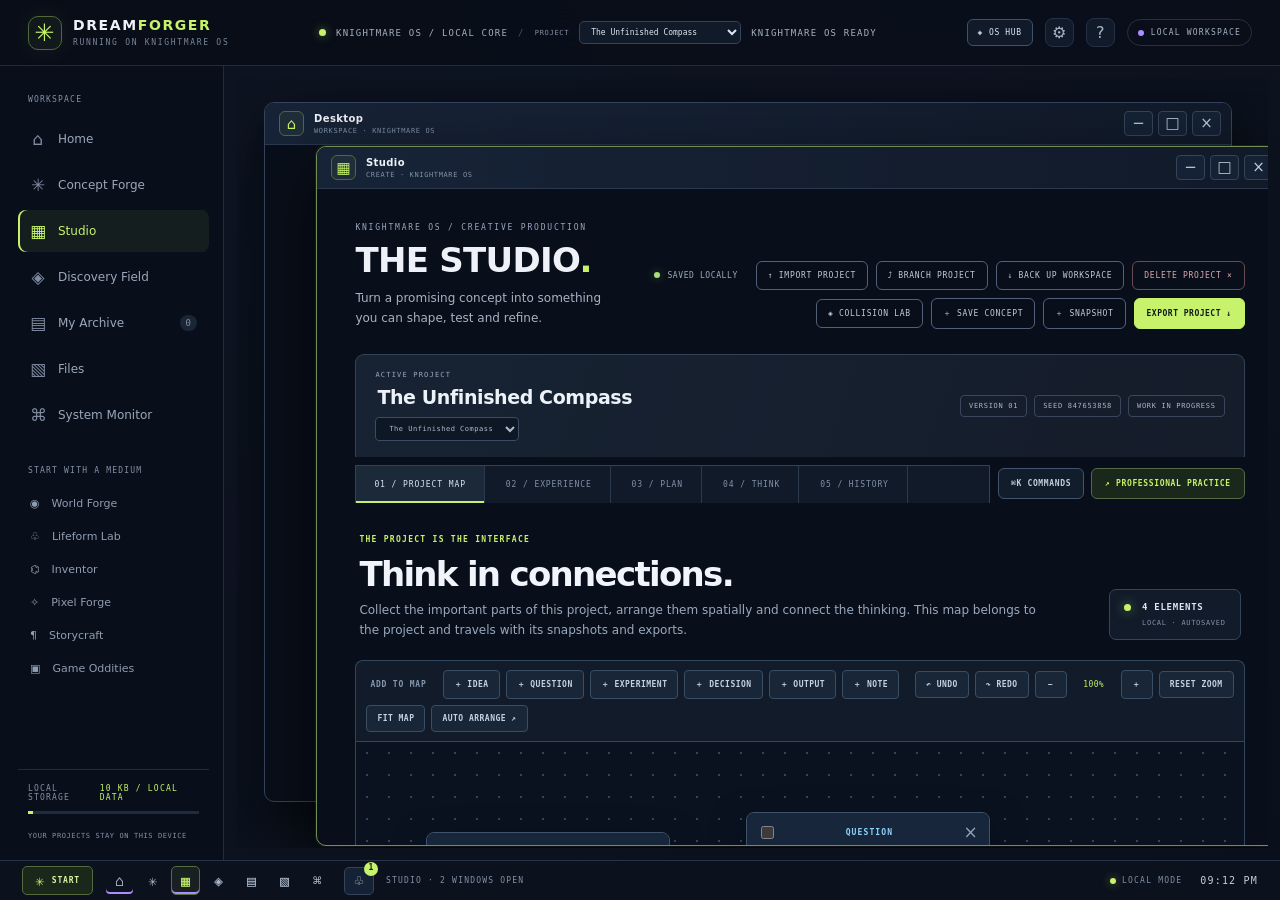
<file: dreamforger/index.html>
<!doctype html>
<html lang="en">
<head>
  <meta charset="utf-8">
  <meta name="viewport" content="width=device-width, initial-scale=1">
  <meta name="theme-color" content="#090d17">
  <meta name="referrer" content="strict-origin-when-cross-origin">
  <meta http-equiv="Content-Security-Policy" content="default-src 'self'; script-src 'self'; style-src 'self' 'unsafe-inline'; img-src 'self' data: blob:; connect-src 'self'; worker-src 'self'; manifest-src 'self'; object-src 'none'; base-uri 'self'; form-action 'self'; frame-src 'none'">
  <meta name="description" content="DREAMFORGER on KNIGHTMARE OS — a professional creative workshop for concepts, inventions, worlds and experiences.">
  <title>DREAMFORGER — Knightmare OS</title>
  <link rel="manifest" href="manifest.webmanifest">
  <link rel="icon" href="favicon.svg" type="image/svg+xml">
  <link rel="stylesheet" href="styles.css">
</head>
<body>
  <div class="app-shell" id="appShell">
    <header class="topbar">
      <a class="brand" href="#home" aria-label="DREAMFORGER home">
        <span class="brand-mark">✳</span><span>DREAM<span>FORGER</span><small>RUNNING ON KNIGHTMARE OS</small></span>
      </a>
      <div class="topbar-center"><span class="live-dot"></span><span>KNIGHTMARE OS / LOCAL CORE</span><span class="topbar-divider">/</span><label class="global-context-label" for="globalProjectContext">PROJECT</label><select id="globalProjectContext" aria-label="Active project"><option value="">NO ACTIVE PROJECT</option></select><span id="systemState">READY</span></div>
      <div class="topbar-actions">
        <button class="os-hub-button" id="osHubButton" type="button" aria-haspopup="dialog" aria-controls="osHubDialog">◈ <span>OS HUB</span></button><button class="icon-button" id="settingsButton" type="button" title="Desktop settings" aria-label="Desktop settings">⚙</button><button class="icon-button" id="helpButton" type="button" title="About this build" aria-label="About DREAMFORGER">?</button>
        <span class="guest-chip"><i></i> LOCAL WORKSPACE</span>
      </div>
    </header>

    <div class="desktop-layout">
      <aside class="sidebar" aria-label="Main navigation">
        <div class="side-label">WORKSPACE</div>
        <button class="nav-item" data-view="home"><span>⌂</span> Home</button>
        <button class="nav-item" data-view="forge"><span>✳</span> Concept Forge</button>
        <button class="nav-item" data-view="studio"><span>▦</span> Studio</button>
        <button class="nav-item" data-view="explore"><span>◈</span> Discovery Field</button>
        <button class="nav-item" data-view="archive"><span>▤</span> My Archive <b id="archiveCount">0</b></button>
        <button class="nav-item" data-view="files"><span>▧</span> Files</button>
        <button class="nav-item" data-view="system"><span>⌘</span> System Monitor</button>
        <div class="sidebar-spacer"></div>
        <div class="side-label">START WITH A MEDIUM</div>
        <button class="lab-link" data-category="world">◉ <span>World Forge</span></button>
        <button class="lab-link" data-category="creature">♧ <span>Lifeform Lab</span></button>
        <button class="lab-link" data-category="invention">⌬ <span>Inventor</span></button>
        <button class="lab-link" data-category="art">✧ <span>Pixel Forge</span></button>
        <button class="lab-link" data-category="story">¶ <span>Storycraft</span></button>
        <button class="lab-link" data-category="game">▣ <span>Game Oddities</span></button>
        <div class="sidebar-bottom">
          <div class="storage-line"><span>LOCAL STORAGE</span><span id="storageLabel">0 KB / LOCAL DATA</span></div>
          <div class="storage-track"><i id="storageBar" role="progressbar" aria-label="Approximate local data usage" aria-valuemin="0" aria-valuemax="100" aria-valuenow="0"></i></div>
          <small>YOUR PROJECTS STAY ON THIS DEVICE</small>
        </div>
      </aside>

      <div class="workspace-stage" id="workspaceStage">
        <main class="window-host" id="mainContent" tabindex="-1">
        <section class="view" id="view-home" aria-labelledby="homeTitle">
          <div class="hero-panel">
            <div class="hero-orbit orbit-one"></div><div class="hero-orbit orbit-two"></div>
            <div class="hero-copy">
              <div class="eyebrow"><span class="eyebrow-line"></span> CREATIVE DEVELOPMENT ENVIRONMENT <span class="eyebrow-tag">KNIGHTMARE OS / 0.19.0</span></div>
              <h1 id="homeTitle">TURN IDEAS INTO<br><em>REAL WORK.</em></h1>
              <p>Create original work, shape useful products and turn ambitious ideas into clear briefs, tested prototypes and finished projects.</p>
              <button class="primary-cta" id="heroCreate"><span>✳</span> OPEN THE STUDIO <b>↗</b></button>
              <div class="hero-foot"><span>01 / DEFINE</span><span>02 / DEVELOP</span><span>03 / DELIVER</span></div>
            </div>
            <div class="hero-art" aria-hidden="true"><div class="planet planet-main"><span></span></div><div class="planet planet-small"></div><div class="ring ring-a"></div><div class="ring ring-b"></div><div class="spark spark-a">✦</div><div class="spark spark-b">✧</div><div class="spark spark-c">·</div><div class="art-label">FIG. 001<br>UNKNOWN / 7A</div></div>
          </div>

          <div class="section-heading"><div><div class="eyebrow">START ANYWHERE</div><h2>YOUR CREATIVE UNIVERSE</h2></div><span class="muted-mono">ALL SYSTEMS NOMINAL <i class="live-dot"></i></span></div>
          <div class="quick-grid">
            <button class="quick-card quick-featured" data-open-forge="anything"><span class="quick-icon">✳</span><span class="quick-kicker">THE FASTEST WAY IN</span><strong>Make Something<br>Impossible</strong><small>One click. Infinite directions.</small><b class="quick-arrow">↗</b></button>
            <button class="quick-card" data-open-forge="creature"><span class="quick-icon pink">♧</span><span class="quick-kicker">LIFEFORM LAB</span><strong>Invent a<br>new species</strong><small>Traits · habitats · mutations</small><b class="quick-arrow">↗</b></button>
            <button class="quick-card" data-open-forge="world"><span class="quick-icon blue">◉</span><span class="quick-kicker">WORLD FORGE</span><strong>Build an<br>impossible world</strong><small>Planets · places · histories</small><b class="quick-arrow">↗</b></button>
            <button class="quick-card" data-open-forge="invention"><span class="quick-icon orange">⌬</span><span class="quick-kicker">INVENTOR</span><strong>Design the<br>never-before</strong><small>Objects · machines · rules</small><b class="quick-arrow">↗</b></button>
          </div>

          <div class="two-column-section">
            <section class="daily-card">
              <div class="section-heading compact"><div><div class="eyebrow">A SHARED STARTING POINT</div><h2>DAILY IMPOSSIBLE</h2></div><span class="date-stamp" id="dailyDate"></span></div>
              <div class="daily-content"><div class="daily-symbol">?</div><div><h3 id="dailyTitle">Invent something that shouldn't work.</h3><p id="dailyPrompt">A small daily challenge to get the strange ideas moving.</p><button class="text-action" id="tryDaily">ACCEPT THE CHALLENGE <span>→</span></button></div></div>
              <div class="daily-footer"><span>LOCAL DAILY SEED</span><span>NO LEADERBOARD · JUST IDEAS</span></div>
            </section>
            <section class="recent-card">
              <div class="section-heading compact"><div><div class="eyebrow">PICK UP WHERE YOU LEFT OFF</div><h2>RECENT CREATIONS</h2></div><button class="text-action" data-view="archive">VIEW ARCHIVE →</button></div>
              <div id="recentList" class="recent-list"><div class="empty-mini">Your first strange idea will appear here.</div></div>
            </section>
          </div>
          <div class="pending-strip"><span class="pending-icon">⌁</span><div><strong>THE UNIVERSE IS CURRENTLY LOCAL.</strong><small>Community publishing, public remix links and shared worlds are reserved for CURIOID integration.</small></div><span class="pending-pill">INTEGRATION PENDING</span></div>
        </section>

        <section class="view" id="view-forge" aria-labelledby="forgeTitle">
          <div class="page-heading"><div><div class="eyebrow">CREATIVE ENGINE / 01</div><h1 id="forgeTitle">DREAMFORGER WORKSHOP<span class="heading-dot">.</span></h1><p>A professional concept workshop for worlds, products, systems, stories and beautiful mistakes.</p></div><div class="engine-status"><span class="live-dot"></span> PROCEDURAL ENGINE ONLINE</div></div>
          <div class="forge-layout">
            <section class="control-panel">
              <div class="panel-topline"><span>FORGE PARAMETERS</span><span>KS / 001</span></div>
              <div class="field-label">WHAT ARE WE MAKING?</div>
              <div class="category-grid" id="categoryGrid">
                <button class="category-choice selected" data-cat="anything"><span>✳</span>Anything goes</button>
                <button class="category-choice" data-cat="world"><span>◉</span>Impossible world</button>
                <button class="category-choice" data-cat="creature"><span>♧</span>Strange creature</button>
                <button class="category-choice" data-cat="invention"><span>⌬</span>Wild invention</button>
                <button class="category-choice" data-cat="art"><span>✧</span>Visual oddity</button>
                <button class="category-choice" data-cat="story"><span>¶</span>Story seed</button>
                <button class="category-choice" data-cat="game"><span>▣</span>Weird game</button>
              </div>
              <label class="field-label" for="seedInput">OPTIONAL STARTING IDEA</label>
              <input id="seedInput" class="text-input" type="text" maxlength="100" placeholder="e.g. a lighthouse that collects storms">
              <label class="field-label" for="audienceInput">WHO IS THIS FOR?</label>
              <select id="audienceInput" class="text-input"><option value="curious people">Curious people</option><option value="independent creators">Independent creators</option><option value="small creative teams">Small creative teams</option><option value="players and hobbyists">Players and hobbyists</option><option value="everyday users">Everyday users</option><option value="learners and educators">Learners and educators</option><option value="fictional inhabitants">Fictional inhabitants</option></select>
              <label class="field-label" for="outcomeInput">WHAT SHOULD IT ACHIEVE?</label>
              <select id="outcomeInput" class="text-input"><option value="create something memorable">Create something memorable</option><option value="solve an overlooked problem">Solve an overlooked problem</option><option value="make a useful tool">Make a useful tool</option><option value="tell a compelling story">Tell a compelling story</option><option value="create a playful experience">Create a playful experience</option><option value="make a complex idea understandable">Make a complex idea understandable</option><option value="provoke curiosity and discussion">Provoke curiosity and discussion</option></select>
              <label class="field-label" for="constraintInput">NON-NEGOTIABLE CONSTRAINT <span class="muted-inline">(OPTIONAL)</span></label>
              <input id="constraintInput" class="text-input" type="text" maxlength="160" placeholder="e.g. no internet, one person, under €50">
              <div class="field-row"><label class="field-label" for="chaosRange">CHAOS LEVEL</label><output id="chaosValue" for="chaosRange">77 / UNHINGED</output></div>
              <input id="chaosRange" class="range-input" type="range" min="0" max="100" value="77">
              <div class="range-labels"><span>PLAUSIBLE</span><span>UNHINGED</span></div>
              <div class="control-divider"></div>
              <label class="toggle-line"><span><strong>Preserve a little logic</strong><small>Keep the result internally coherent.</small></span><input id="coherenceToggle" type="checkbox" checked><i></i></label>
              <button class="generate-button" id="generateButton"><span>✳</span> FORGE A NEW POSSIBILITY <b>↗</b></button>
              <button class="generate-button forge-trio-button" id="generateTrioButton" type="button"><span>◈</span> EXPLORE 3 DIRECTIONS <b>↗</b></button>
              <p class="micro-note">NO AI REQUIRED · LOCAL ENGINE · EVERY SEED REPRODUCIBLE</p>
            </section>
            <section class="result-panel" aria-live="polite" aria-label="Generated creation">
              <div class="panel-topline"><span>WORKSHOP OUTPUT / CONCEPT DOSSIER</span><span id="resultSeed">AWAITING INPUT</span></div>
              <div id="emptyResult" class="empty-result"><div class="empty-glyph">✳</div><h2>NOTHING EXISTS<br><em>UNTIL YOU MAKE IT.</em></h2><p>Your next favorite weird thing is one click away.</p><button class="outline-button" id="emptyGenerate">START THE MACHINE →</button></div>
              <article id="creationResult" class="creation-result" hidden>
                <div class="creation-art" id="creationArt"></div>
                <div class="creation-meta"><span id="creationType">UNKNOWN SPECIMEN</span><span id="creationSeedLabel">SEED / —</span></div>
                <h2 id="creationTitle"></h2>
                <p id="creationDescription"></p>
                <div id="traitList" class="trait-list"></div>
                <section class="blueprint-panel" id="blueprintPanel" aria-label="Generated design blueprint">
                  <div class="blueprint-heading"><span>✳ / THE BUILD BLUEPRINT</span><small>WORKSHOP DOSSIER · LOCAL ENGINE</small></div>
                  <div class="blueprint-grid" id="blueprintGrid"></div>
                </section>
                <section class="review-panel" id="reviewPanel" aria-label="Concept review"><div class="blueprint-heading"><span>◈ / DESIGN REVIEW</span><small>HEURISTIC SIGNALS · NOT VALIDATION</small></div><div id="reviewGrid" class="review-grid"></div><p id="reviewNote" class="review-note"></p></section>
                <div class="forge-variants" id="forgeVariants" hidden aria-live="polite"></div>
                <div class="creation-actions">
                  <button class="action-primary" id="saveCreation">＋ SAVE TO ARCHIVE</button>
                  <button class="action-secondary" id="openStudioFromForge">▦ OPEN IN STUDIO</button>
                  <button class="action-secondary" id="mutateCreation">⟳ MUTATE</button>
                  <button class="action-secondary" id="rebuildCreation">✦ NEW ANGLE</button>
                  <button class="action-secondary" id="downloadSvg">↓ SVG</button><button class="action-secondary" id="exportBuildSheet">↓ BUILD SHEET</button>
                </div>
                <div class="creation-foot"><span id="creationLineage">ORIGINAL SPECIMEN</span><button class="text-action" id="copySummary">COPY SUMMARY ↗</button></div>
              </article>
            </section>
          </div>
          <div class="forge-bottom-note"><span>TIP / 001</span> Don't like it? Mutate it. Like two things? Fuse them in the Archive. The first result is only the beginning. Treat every score as a discussion prompt, not proof.</div>
        </section>

        <section class="view active" id="view-studio" aria-labelledby="studioTitle">
          <div class="page-heading studio-heading"><div><div class="eyebrow">KNIGHTMARE OS / CREATIVE PRODUCTION</div><h1 id="studioTitle">THE STUDIO<span class="heading-dot">.</span></h1><p>Turn a promising concept into something you can shape, test and refine.</p></div><div class="studio-toolbar"><span class="studio-save-state" id="studioSaveState" role="status" aria-live="polite" aria-atomic="true"><i></i> LOCAL AUTOSAVE</span><button class="outline-button" id="studioImport">↑ IMPORT PROJECT</button><button class="outline-button" id="studioBranch">⤴ BRANCH PROJECT</button><button class="outline-button" id="studioExportLibrary">↓ BACK UP WORKSPACE</button><button class="outline-button studio-danger" id="studioDeleteProject">DELETE PROJECT ×</button><input id="studioImportInput" aria-label="Import Studio project file" type="file" accept=".json,.dreamforge-project.json,application/json" hidden><button class="outline-button" id="studioCollision">◈ COLLISION LAB</button><button class="outline-button" id="studioSaveConcept">＋ SAVE CONCEPT</button><button class="outline-button" id="studioSnapshot">＋ SNAPSHOT</button><button class="action-primary" id="studioExport">EXPORT PROJECT ↓</button></div></div>
          <div class="studio-projectbar"><div><span class="studio-overline">ACTIVE PROJECT</span><input id="studioProjectName" maxlength="90" value="Untitled project" aria-label="Project name"><select id="studioProjectPicker" aria-label="Switch studio project"><option value="">CURRENT PROJECT</option></select></div><div class="studio-project-meta"><span id="studioVersionLabel">VERSION 01</span><span id="studioSeedLabel">SEED —</span><span id="studioStatusLabel">WORK IN PROGRESS</span></div></div>
          <div class="studio-workspace-bar"><div class="studio-tabs" role="tablist" aria-label="Project workspace"><button class="studio-tab active" id="studioTab-canvas" data-studio-tab="canvas" role="tab" aria-controls="studioPane-canvas" aria-selected="true" tabindex="0">01 / PROJECT MAP</button><button class="studio-tab" id="studioTab-prototype" data-studio-tab="prototype" role="tab" aria-controls="studioPane-prototype" aria-selected="false" tabindex="-1">02 / EXPERIENCE</button><button class="studio-tab" id="studioTab-board" data-studio-tab="board" role="tab" aria-controls="studioPane-board" aria-selected="false" tabindex="-1">03 / PLAN</button><button class="studio-tab" id="studioTab-notes" data-studio-tab="notes" role="tab" aria-controls="studioPane-notes" aria-selected="false" tabindex="-1">04 / THINK</button><button class="studio-tab" id="studioTab-history" data-studio-tab="history" role="tab" aria-controls="studioPane-history" aria-selected="false" tabindex="-1">05 / HISTORY</button></div><div class="studio-workspace-actions"><button class="studio-tab-commands" type="button" id="studioCommandOpen" aria-haspopup="dialog">⌘K COMMANDS</button><button class="studio-tab-career" type="button" id="studioOpenCareer">↗ PROFESSIONAL PRACTICE</button></div></div>
          <section class="studio-pane active" id="studioPane-canvas" data-studio-pane="canvas" role="tabpanel" aria-labelledby="studioTab-canvas" tabindex="0">
            <div class="canvas-intro"><div><span class="canvas-kicker">THE PROJECT IS THE INTERFACE</span><h2>Think in connections.</h2><p>Collect the important parts of this project, arrange them spatially and connect the thinking. This map belongs to the project and travels with its snapshots and exports.</p></div><div class="canvas-state"><i></i><span id="canvasNodeCount">0 ELEMENTS</span><small>LOCAL · AUTOSAVED</small></div></div>
            <div class="canvas-toolbar" role="toolbar" aria-label="Add project map elements"><span>ADD TO MAP</span><button type="button" data-canvas-add="idea">＋ IDEA</button><button type="button" data-canvas-add="question">＋ QUESTION</button><button type="button" data-canvas-add="experiment">＋ EXPERIMENT</button><button type="button" data-canvas-add="decision">＋ DECISION</button><button type="button" data-canvas-add="output">＋ OUTPUT</button><button type="button" data-canvas-add="note">＋ NOTE</button><span class="canvas-toolbar-spacer"></span><button type="button" id="mapUndo" class="outline-button" disabled aria-label="Nothing to undo" title="Undo (Ctrl+Z)">↶ UNDO</button><button type="button" id="mapRedo" class="outline-button" disabled aria-label="Nothing to redo" title="Redo (Ctrl+Y)">↷ REDO</button><button type="button" id="canvasZoomOut" aria-label="Zoom out of Project Map">−</button><span id="canvasZoomLabel" class="canvas-zoom-label" aria-live="polite">100%</span><button type="button" id="canvasZoomIn" aria-label="Zoom into Project Map">＋</button><button type="button" id="canvasZoomReset">RESET ZOOM</button><button type="button" id="canvasFit">FIT MAP</button><button type="button" id="canvasAutoArrange">AUTO ARRANGE ↗</button></div>
            <div class="canvas-viewport" id="canvasViewport"><div class="project-canvas" id="projectCanvas"><svg class="canvas-connections" id="canvasConnections" viewBox="0 0 1400 900" aria-hidden="true"></svg><div id="canvasNodes" class="canvas-nodes"></div></div></div>
            <div class="canvas-foot"><span>DRAG OR ARROW-KEY ELEMENT HEADERS · ADD TYPED RELATIONSHIPS · SNAPSHOTS PRESERVE THE WHOLE MAP</span><span id="canvasMapStatus">MAP READY</span></div>
            <div class="map-workbench">
              <section class="studio-card map-organizer"><div class="studio-panel-head"><span>MAP ORGANIZATION</span><small>GROUPS / BULK EDIT</small></div>
                <div class="map-group-create"><input id="mapGroupName" maxlength="48" placeholder="New group name" aria-label="New map group name"><button type="button" class="outline-button" id="mapGroupAdd">＋ GROUP</button></div><div id="mapGroupList" class="map-group-list"></div>
                <div class="map-bulk-tools"><input id="mapSearch" type="search" maxlength="100" placeholder="Search map elements…" aria-label="Search Project Map elements"><select id="mapGroupFilter" aria-label="Filter map by group"><option value="">ALL GROUPS</option></select><button type="button" class="outline-button" id="mapSelectAll">SELECT ALL</button><button type="button" class="outline-button" id="mapClearSelection">CLEAR</button><button type="button" class="outline-button" id="mapDuplicateSelected">DUPLICATE</button><button type="button" class="outline-button" id="mapAlignSelected">ALIGN LEFT</button><button type="button" class="outline-button" id="mapDistributeSelected">DISTRIBUTE</button><button type="button" class="outline-button studio-danger" id="mapDeleteSelected">DELETE SELECTED</button></div>
                <div class="minimap-wrap"><span>MAP OVERVIEW · SELECT A NODE TO JUMP</span><svg id="canvasMinimap" class="canvas-minimap" role="group" aria-label="Project Map overview"></svg></div>
              </section>
              <section class="studio-card asset-register"><div class="studio-panel-head"><span>PROJECT ASSET REGISTER</span><small>LINKS / REFERENCES / SOURCES</small></div><form id="projectAssetForm" class="asset-form"><input id="assetTitle" maxlength="80" required placeholder="Asset or reference name" aria-label="Asset name"><select id="assetKind" aria-label="Asset type"><option value="reference">REFERENCE</option><option value="evidence">EVIDENCE</option><option value="deliverable">DELIVERABLE</option><option value="image">IMAGE</option><option value="audio">AUDIO</option><option value="video">VIDEO</option><option value="document">DOCUMENT</option><option value="link">LINK</option><option value="other">OTHER</option></select><input id="assetUrl" type="url" maxlength="1000" placeholder="https://… (optional)" aria-label="Asset URL"><input id="assetDescription" maxlength="320" placeholder="Why this matters (optional)" aria-label="Asset description"><details class="asset-provenance"><summary>＋ EVIDENCE / PROVENANCE DETAILS</summary><input id="assetSource" maxlength="300" placeholder="Source / origin (optional)" aria-label="Evidence source or origin"><select id="assetMethod" aria-label="Evidence collection method"><option value="other">METHOD NOT SPECIFIED</option><option value="direct-observation">DIRECT OBSERVATION</option><option value="interview">INTERVIEW</option><option value="survey">SURVEY</option><option value="experiment">EXPERIMENT</option><option value="desk-research">DESK RESEARCH</option><option value="analytics">ANALYTICS</option><option value="prototype-test">PROTOTYPE TEST</option></select><input id="assetCapturedAt" type="date" aria-label="Evidence capture date"><select id="assetConsent" aria-label="Evidence consent status"><option value="unknown">CONSENT UNKNOWN</option><option value="granted">CONSENT GRANTED</option><option value="not-required">NOT REQUIRED</option><option value="restricted">RESTRICTED</option></select><select id="assetConfidence" aria-label="Evidence confidence"><option value="unassessed">NOT ASSESSED</option><option value="low">LOW CONFIDENCE</option><option value="medium">MEDIUM CONFIDENCE</option><option value="high">HIGH CONFIDENCE</option></select></details><button class="outline-button" id="assetSubmit" type="submit">＋ ADD REFERENCE</button><button class="outline-button" id="assetEditCancel" type="button" hidden>CANCEL EDIT</button></form><input id="assetSearch" type="search" maxlength="100" placeholder="Search registered assets…" aria-label="Search project assets"><div id="projectAssetList" class="project-asset-list"></div><p class="asset-note">This is a metadata and link register. Files themselves are not uploaded or embedded in this release.</p></section>
              <section class="studio-card map-inspector" id="mapInspector"><div class="studio-panel-head"><span>ELEMENT INSPECTOR</span><small data-inspector-type>NO SELECTION</small></div><p data-inspector-empty class="inspector-empty">Select a map element to inspect and edit it here. Keyboard users can focus a map element and use its controls too.</p><div data-inspector-fields hidden><small class="inspector-id" data-inspector-id></small><label for="mapInspectorTitle">ELEMENT NAME</label><input id="mapInspectorTitle" data-inspector-field maxlength="80"><label for="mapInspectorBody">THINKING / DETAILS</label><textarea id="mapInspectorBody" data-inspector-field maxlength="420" rows="4"></textarea><label for="mapInspectorStatus">STATUS</label><select id="mapInspectorStatus" data-inspector-field><option value="open">OPEN</option><option value="active">ACTIVE</option><option value="done">DONE</option><option value="blocked">BLOCKED</option></select><label for="mapInspectorGroup">GROUP</label><select id="mapInspectorGroup" data-inspector-field><option value="">UNGROUPED</option></select><label for="mapInspectorTasks">LINKED TASKS <small>UP TO 8</small></label><select id="mapInspectorTasks" data-inspector-field multiple size="4"></select><label for="mapInspectorAssets">LINKED ASSETS <small>UP TO 12</small></label><select id="mapInspectorAssets" data-inspector-field multiple size="4"></select></div><div class="inspector-pulse"><div class="studio-panel-head"><span>PROJECT PULSE</span><small id="projectPulseSummary">ANALYSING</small></div><div id="projectPulseList" class="project-pulse-list" aria-live="polite"></div><p class="asset-note">Suggestions are deterministic checks of your project links. They never change your data.</p></div></section>
            </div>
          </section>
          <section class="studio-pane" id="studioPane-prototype" data-studio-pane="prototype" role="tabpanel" aria-labelledby="studioTab-prototype" tabindex="0" hidden>
            <div class="studio-workspace-grid">
              <section class="studio-inspector"><div class="studio-panel-head"><span>PROJECT DEFINITION</span><small>EDITABLE / LIVE</small></div><label for="studioTagline">ONE-LINE PREMISE</label><textarea id="studioTagline" rows="3" maxlength="260" placeholder="What is this thing, in one sentence?"></textarea><label for="studioAudience">INTENDED AUDIENCE</label><input id="studioAudience" maxlength="140"><label for="studioGoal">CORE EXPERIENCE / PROMISE</label><textarea id="studioGoal" rows="3" maxlength="300"></textarea><label for="studioFirstStep">FIRST INTERACTION</label><input id="studioFirstStep" maxlength="120"><label for="studioSuccess">WHAT DOES SUCCESS LOOK LIKE?</label><textarea id="studioSuccess" rows="2" maxlength="220"></textarea><div class="studio-inspector-foot">Changes update the preview immediately and are saved on this device.</div></section>
              <section class="studio-preview-wrap"><div class="studio-panel-head"><span>LIVE EXPERIENCE PREVIEW</span><small><i class="live-dot"></i> INTERACTIVE MOCKUP</small></div><div class="studio-preview" id="studioPreview"><div class="preview-topbar"><span class="preview-brandmark">✳</span><span id="previewCategory">EXPERIENCE / CONCEPT</span><span class="preview-live">● LIVE</span></div><div class="preview-body"><div class="preview-index">KNIGHTMARE LAB / 001</div><div class="preview-orb" aria-hidden="true"><span>✳</span></div><h2 id="previewTitle">Your concept, in motion.</h2><p id="previewTagline">Shape the premise in the inspector to begin.</p><div class="preview-prompt" id="previewPrompt">Your first interaction appears here.</div><button class="preview-action" id="previewAction">TRY THE INTERACTION ↗</button><div class="preview-feedback" id="previewFeedback" role="status">Prototype ready. Nothing is sent anywhere.</div></div><div class="preview-footer"><span>LOCAL PROTOTYPE / NOT A RELEASE BUILD</span><span id="previewCounter">INTERACTIONS 00</span></div></div><div class="studio-preview-tools"><button class="outline-button" id="previewReset">RESET PREVIEW</button><span>EDIT THE LEFT PANEL · TEST THE RIGHT</span></div></section>
            </div>
            <div class="studio-lower-grid"><section class="studio-card"><div class="studio-panel-head"><span>DESIGN PRESSURE TEST</span><small>THINK BEFORE YOU BUILD</small></div><div id="studioPressure" class="pressure-list"></div><button class="text-action" id="studioNewPressure">GENERATE ANOTHER PRESSURE TEST ↻</button></section><section class="studio-card"><div class="studio-panel-head"><span>PROTOTYPE READINESS</span><small>WORKING CHECKLIST</small></div><div id="studioReadiness" class="readiness-list"></div></section></div>
          </section>
          <section class="studio-pane" id="studioPane-board" data-studio-pane="board" role="tabpanel" aria-labelledby="studioTab-board" tabindex="0" hidden><div class="board-intro"><div><h2>Make the next step visible.</h2><p>A deliberately lightweight production board. Move tasks as the work changes.</p></div><button class="action-primary" id="studioAddTask">＋ ADD TASK</button></div><div class="production-board" id="productionBoard"></div></section>
          <section class="studio-pane" id="studioPane-notes" data-studio-pane="notes" role="tabpanel" aria-labelledby="studioTab-notes" tabindex="0" hidden><div class="notes-layout"><section class="studio-card"><div class="studio-panel-head"><span>FIELD NOTES</span><small>PRIVATE / LOCAL</small></div><textarea id="studioNotes" aria-label="Studio field notes" class="studio-notes" rows="16" maxlength="12000" placeholder="Observations, strange connections, questions, decisions...

Keep the useful accidents here."></textarea><div class="notes-foot"><span id="studioNotesCount">0 / 12000</span><span>Autosaved on this device</span></div></section><section class="studio-card"><div class="studio-panel-head"><span>CREATIVE PROMPTS</span><small>USE WHEN STUCK</small></div><div class="studio-prompt-stack" id="studioPromptStack"></div><div class="studio-methods-head"><span>EXPERIMENTAL METHODS</span><small>GENERATE A WORKING EXERCISE</small></div><div class="studio-method-grid" id="studioMethodGrid"></div></section></div></section>
          <section class="studio-pane" id="studioPane-history" data-studio-pane="history" role="tabpanel" aria-labelledby="studioTab-history" tabindex="0" hidden><div class="board-intro"><div><h2>Every version is a direction you can return to.</h2><p>Snapshots preserve the project state so experiments do not erase earlier thinking.</p></div><button class="action-primary" id="studioSnapshotAlt">＋ SAVE SNAPSHOT</button></div><div class="history-compare studio-card"><div class="studio-panel-head"><span>COMPARE SNAPSHOTS</span><small>SEE WHAT CHANGED</small></div><div class="history-compare-controls"><select id="historyCompareA" aria-label="First snapshot"></select><span>VS</span><select id="historyCompareB" aria-label="Second snapshot"></select><button type="button" class="outline-button" id="historyCompareRun">COMPARE</button></div><div id="historyCompareResult" aria-live="polite" class="history-compare-result">Choose two snapshots to compare.</div></div><div class="version-list" id="studioVersionList"></div></section>
          <div class="studio-disclaimer">STUDIO PROTOTYPES ARE LOCAL INTERACTION MOCKUPS. They are useful for exploring flows and language, but do not claim production functionality, backend services or user validation.</div>
        </section>

        <section class="view" id="view-explore" aria-labelledby="exploreTitle">
          <div class="page-heading"><div><div class="eyebrow">PUBLIC IDEAS / LOCAL SAMPLE FEED</div><h1 id="exploreTitle">THE DISCOVERY FIELD<span class="heading-dot">.</span></h1><p>A small field guide to the kinds of things this workshop can make.</p></div><span class="pending-pill">COMMUNITY FEED PENDING</span></div>
          <div class="explore-banner"><span>◈</span><div><strong>THE COMMUNITY UNIVERSE IS NOT CONNECTED YET.</strong><small>These are locally generated demonstration specimens. Once connected to CURIOID, this space can become a real public discovery feed.</small></div></div>
          <div class="filter-row"><span>FIELD NOTES</span><div id="exploreFilters"><button class="filter-chip active" data-filter="all">ALL</button><button class="filter-chip" data-filter="creature">LIFE</button><button class="filter-chip" data-filter="world">WORLDS</button><button class="filter-chip" data-filter="invention">INVENTIONS</button></div><button class="text-action" id="refreshDiscoveries">RESHUFFLE ↻</button></div>
          <div id="discoveryGrid" class="discovery-grid"></div>
        </section>

        <section class="view" id="view-archive" aria-labelledby="archiveTitle">
          <div class="page-heading"><div><div class="eyebrow">PERSONAL STORAGE / DEVICE ONLY</div><h1 id="archiveTitle">YOUR ARCHIVE<span class="heading-dot">.</span></h1><p>Your ideas, specimens and experiments. Yours to keep and take with you.</p></div><div class="archive-tools"><button class="outline-button" id="importButton">↑ IMPORT</button><button class="outline-button" id="exportAllButton">↓ EXPORT ALL</button><input id="importInput" aria-label="Import creation archive file" type="file" accept=".dreamforge,.json,application/json" hidden></div></div>
          <div class="archive-toolbar"><span id="archiveSummary">0 SAVED CREATIONS</span><input id="archiveSearch" type="search" placeholder="Search your creations…" aria-label="Search archive"><select id="archiveSort" aria-label="Sort archive"><option value="newest">Newest first</option><option value="oldest">Oldest first</option><option value="name">Name A–Z</option><option value="quality">Highest concept signal</option></select></div>
          <div id="archiveGrid" class="archive-grid"><div class="archive-empty"><span>▤</span><h2>YOUR ARCHIVE IS A BLANK UNIVERSE.</h2><p>Save a creation from Dreamforger and it will live here on this device.</p><button class="primary-cta" data-open-forge="anything">CREATE YOUR FIRST CONCEPT ↗</button></div></div>
          <div class="archive-footer-note"><span>LOCAL-FIRST STORAGE</span><span>EXPORT REGULARLY TO KEEP YOUR OWN BACKUP</span></div>
        </section>

        <section class="view career-view" id="view-career" aria-labelledby="careerTitle">
          <div class="page-heading"><div><div class="eyebrow">PROFESSIONAL PRACTICE / CAREER SUITE</div><h1 id="careerTitle">MAKE THE WORK WORK<span class="heading-dot">.</span></h1><p>Turn creative ability into clear briefs, realistic scopes, tested decisions and credible case studies.</p></div><div class="career-heading-actions"><div class="engine-status"><span class="live-dot"></span> PRIVATE LOCAL WORKSPACE</div><button class="outline-button" data-view="studio">← RETURN TO PROJECT</button></div></div>
          <div class="career-intro"><div><strong>TOOLS FOR REAL CREATIVE WORK.</strong><p>These are working instruments, not gamified scores. Draft client documents, estimate project economics, test assumptions and explain your decisions.</p></div><div class="career-status"><span id="careerSaveState" role="status" aria-live="polite" aria-atomic="true">SAVED LOCALLY</span><small>Drafts belong to the active project</small></div></div>
          <div class="career-tabs" id="careerTabs" role="tablist" aria-label="Career Suite tools"><button class="active" id="careerTabBrief" data-career-tab="brief" role="tab" aria-selected="true" aria-controls="careerPanelBrief" tabindex="0">01 / BRIEF</button><button id="careerTabQuote" data-career-tab="quote" role="tab" aria-selected="false" aria-controls="careerPanelQuote" tabindex="-1">02 / SCOPE & QUOTE</button><button id="careerTabValidation" data-career-tab="validation" role="tab" aria-selected="false" aria-controls="careerPanelValidation" tabindex="-1">03 / VALIDATION</button><button id="careerTabMatrix" data-career-tab="matrix" role="tab" aria-selected="false" aria-controls="careerPanelMatrix" tabindex="-1">04 / DECISION MATRIX</button><button id="careerTabCase" data-career-tab="case" role="tab" aria-selected="false" aria-controls="careerPanelCase" tabindex="-1">05 / CASE STUDY</button></div>
          <div class="career-workspace">
            <section id="careerPanelBrief" role="tabpanel" aria-labelledby="careerTabBrief" data-career-panel="brief" data-career-section="brief" class="career-panel">
              <div class="career-panel-heading"><div><span>TOOL 01</span><h2>Creative brief architect</h2><p>Get alignment before opening the design software or writing code.</p></div><b>BRIEF / 01</b></div>
              <div class="career-form-grid"><label>PROJECT NAME<input data-field="name" maxlength="120" placeholder="Brand identity refresh"></label><label>CLIENT / ORGANISATION<input data-field="client" maxlength="120" placeholder="Client or internal team"></label><label class="wide">THE PROBLEM TO SOLVE<textarea data-field="problem" rows="3" maxlength="1800" placeholder="What is happening today, and why does it matter?"></textarea></label><label>TARGET AUDIENCE<textarea data-field="audience" rows="2" maxlength="1000" placeholder="Who is this for? Be specific."></textarea></label><label>DELIVERABLES<textarea data-field="deliverables" rows="2" maxlength="1000" placeholder="List tangible outputs and formats."></textarea></label><label>CONSTRAINTS<textarea data-field="constraints" rows="2" maxlength="1000" placeholder="Budget, tools, accessibility, platform, rights…"></textarea></label><label>SUCCESS MEASURES<textarea data-field="success" rows="2" maxlength="1000" placeholder="What observable result means this worked?"></textarea></label><label>TIMELINE<input data-field="timeline" maxlength="160" placeholder="Milestones and decision dates"></label><label>ASSUMPTIONS TO VERIFY<textarea data-field="assumptions" rows="2" maxlength="1000" placeholder="What are we currently guessing?"></textarea></label></div>
              <div class="career-tip"><b>PRO TIP</b><span>A brief is not a wish list. Separate the problem, deliverables and evidence of success. Get client approval before estimating.</span></div>
            </section>
            <section id="careerPanelQuote" role="tabpanel" aria-labelledby="careerTabQuote" data-career-panel="quote" data-career-section="quote" class="career-panel" hidden>
              <div class="career-panel-heading"><div><span>TOOL 02</span><h2>Scope & quote calculator</h2><p>Expose hidden labour, revision costs and uncertainty before you commit.</p></div><b>ECONOMICS / 02</b></div>
              <div class="career-form-grid"><label>CURRENCY<select data-field="currency"><option>EUR</option><option>USD</option><option>GBP</option><option>CAD</option><option>AUD</option></select></label><label>CORE PROJECT HOURS<input data-field="hours" type="number" min="0" max="100000" step="0.5"></label><label>HOURLY RATE<input data-field="rate" type="number" min="0" max="100000" step="0.5"></label><label>DIRECT EXPENSES<input data-field="expenses" type="number" min="0" max="10000000" step="0.01"></label><label>INCLUDED REVISION ROUNDS<input data-field="revisions" type="number" min="0" max="100" step="1"></label><label>HOURS PER REVISION ROUND<input data-field="revisionHours" type="number" min="0" max="10000" step="0.5"></label><label>CONTINGENCY BUFFER %<input data-field="contingency" type="number" min="0" max="100" step="1"></label><label>TAX ESTIMATE %<input data-field="tax" type="number" min="0" max="100" step="0.1"></label></div>
              <div id="quoteOutput" class="quote-output" aria-live="polite"></div><button id="quoteReset" class="text-action" type="button">RESET ESTIMATE</button>
            </section>
            <section id="careerPanelValidation" role="tabpanel" aria-labelledby="careerTabValidation" data-career-panel="validation" data-career-section="validation" class="career-panel" hidden>
              <div class="career-panel-heading"><div><span>TOOL 03</span><h2>Assumption validation lab</h2><p>Design a small, ethical test before spending weeks building the wrong thing.</p></div><b>EVIDENCE / 03</b></div>
              <div class="career-form-grid"><label class="wide">CONCEPT / PROPOSITION<textarea data-field="concept" rows="2" maxlength="1200" placeholder="What are you proposing to make or change?"></textarea></label><label class="wide">THE RISKIEST ASSUMPTION<textarea data-field="assumption" rows="3" maxlength="1200" placeholder="We believe that [specific people] will [specific behaviour] because…"></textarea></label><label>TARGET PARTICIPANTS<textarea data-field="audience" rows="2" maxlength="800" placeholder="Recruit people who actually experience the problem."></textarea></label><label>RESEARCH METHOD<select data-field="method"><option value="interviews">Problem interviews</option><option value="usability">Usability test</option><option value="landing-page">Landing page / waitlist test</option><option value="prototype">Clickable prototype test</option><option value="concierge">Manual / concierge test</option><option value="desk-research">Desk research</option></select></label><label>PARTICIPANT TARGET<input data-field="sample" type="number" min="1" max="500" step="1"></label><label>SUCCESS SIGNAL<textarea data-field="signal" rows="2" maxlength="800" placeholder="What would count as meaningful evidence?"></textarea></label><label class="wide">DECISION RULE<textarea data-field="decision" rows="2" maxlength="800" placeholder="If we observe X, we will continue. If Y, we will change direction."></textarea></label></div>
              <div class="career-tip"><b>RESEARCH ETHICS</b><span>Explain the purpose, ask consent, avoid collecting unnecessary personal data, and never present a tiny convenience sample as proof of market demand.</span></div>
            </section>
            <section id="careerPanelMatrix" role="tabpanel" aria-labelledby="careerTabMatrix" data-career-panel="matrix" class="career-panel" hidden>
              <div class="career-panel-heading"><div><span>TOOL 04</span><h2>Weighted decision matrix</h2><p>Compare options against criteria that matter. Scores are yours to justify.</p></div><b>DECISIONS / 04</b></div>
              <div class="matrix-table" id="matrixTable"></div>
              <div class="career-tip"><b>HOW TO USE</b><span>Each score is 0–5 and multiplied by criterion weight. Change the values in the table; add evidence in the project notes. A high score does not override a critical legal, safety or accessibility failure.</span></div>
            </section>
            <section id="careerPanelCase" role="tabpanel" aria-labelledby="careerTabCase" data-career-panel="case" data-career-section="case" class="career-panel" hidden>
              <div class="career-panel-heading"><div><span>TOOL 05</span><h2>Portfolio case-study builder</h2><p>Show how you think, what you contributed and what changed, not just the final screenshot.</p></div><b>PROOF / 05</b></div>
              <div class="career-form-grid"><label>CASE STUDY TITLE<input data-field="title" maxlength="140" placeholder="A clearer onboarding experience"></label><label>YOUR ROLE<input data-field="role" maxlength="160" placeholder="Independent designer · UX and visual design"></label><label class="wide">CONTEXT<textarea data-field="context" rows="2" maxlength="1200" placeholder="Project setting, team, timeframe and your responsibilities."></textarea></label><label class="wide">CHALLENGE<textarea data-field="challenge" rows="3" maxlength="1400" placeholder="What user or business problem needed solving?"></textarea></label><label class="wide">PROCESS & EVIDENCE<textarea data-field="process" rows="3" maxlength="1600" placeholder="Research, constraints, iterations, tests and what you learned."></textarea></label><label class="wide">KEY DECISIONS<textarea data-field="decisions" rows="3" maxlength="1400" placeholder="Show important trade-offs and why you made them."></textarea></label><label class="wide">OUTCOME<textarea data-field="outcome" rows="3" maxlength="1200" placeholder="Use verified results. If you have no metrics, describe observed outcomes honestly."></textarea></label><label class="wide">REFLECTION<textarea data-field="reflection" rows="2" maxlength="1000" placeholder="What would you improve next time?"></textarea></label></div>
              <div class="career-tip"><b>CREDIBILITY CHECK</b><span>Never invent metrics, testimonials or client permission. Label personal experiments as self-initiated work and anonymise confidential details.</span></div>
            </section>
          </div>
          <div class="career-footer"><div><strong>ONE PROJECT. FIVE PROFESSIONAL INSTRUMENTS.</strong><small>Autosaved inside the active project · no account · no external upload</small></div><div><button class="outline-button" id="copyCareerDossier">COPY DOSSIER</button><button class="action-primary" id="exportCareerDossier">EXPORT DOSSIER ↓</button><button class="outline-button" id="resetCareerSuite">RESET DRAFTS</button></div></div>
          <p id="careerRecovery" class="career-caveat" role="alert" aria-live="assertive" hidden></p><p id="careerToast" class="career-toast" role="status" aria-live="polite" hidden></p>
        </section>

        <section class="view" id="view-files" aria-labelledby="filesTitle">
          <div class="page-heading"><div><div class="eyebrow">LOCAL RECORDS / 01</div><h1 id="filesTitle">FILES<span class="heading-dot">.</span></h1><p>Your DREAMFORGER projects and saved creations, gathered in one place.</p></div><span class="engine-status"><span class="live-dot"></span> LOCAL INDEX</span></div>
          <label class="files-search-label" for="filesSearch">SEARCH PROJECTS AND CREATIONS</label><input id="filesSearch" class="files-search" type="search" autocomplete="off" placeholder="Search names, categories or descriptions…">
          <div id="filesContent" class="files-content"><p class="files-empty">Loading local records…</p></div>
        </section>

        <section class="view" id="view-system" aria-labelledby="systemTitle">
          <div class="page-heading"><div><div class="eyebrow">DIAGNOSTICS / 00</div><h1 id="systemTitle">SYSTEM MONITOR<span class="heading-dot">.</span></h1><p>A transparent look at what works now and what waits for CURIOID.</p></div><span class="engine-status"><span class="live-dot"></span> OPERATIONAL</span></div>
          <div class="system-grid">
            <div class="system-card"><span>GENERATION ENGINE</span><strong class="good">ONLINE</strong><small>Deterministic procedural generation</small></div>
            <div class="system-card"><span>LOCAL ARCHIVE</span><strong id="diagStorage" class="good">READY</strong><small>Browser storage with safe fallback</small></div>
            <div class="system-card"><span>NETWORK DEPENDENCY</span><strong class="good">NONE</strong><small>Core creation features work offline</small></div>
            <div class="system-card"><span>EXTERNAL AI</span><strong class="pending-text">NOT CONNECTED</strong><small>Optional future integration</small></div>
            <div class="system-card"><span>DESIGN REVIEW</span><strong class="good">LOCAL HEURISTIC</strong><small>Clarity · originality · feasibility · usefulness</small></div>
            <div class="system-card"><span>BUILD SHEET EXPORT</span><strong class="good">AVAILABLE</strong><small>Portable concept-development brief</small></div>
          </div>
          <section class="roadmap-panel"><div class="panel-topline"><span>INTEGRATION READINESS / FEATURE REGISTER</span><span>REV 0.1</span></div><div class="roadmap-list">
            <div class="roadmap-row"><span class="status-dot done"></span><div><strong>Procedural creative engine</strong><small>Generate, mutate, fuse and reproduce seeded results.</small></div><b class="status-label done-label">WORKING</b></div>
            <div class="roadmap-row"><span class="status-dot done"></span><div><strong>Personal archive and portability</strong><small>Local persistence, individual exports and full archive backups.</small></div><b class="status-label done-label">WORKING</b></div>
            <div class="roadmap-row"><span class="status-dot done"></span><div><strong>Self-contained visual previews</strong><small>Procedural SVG artwork with downloadable vector files.</small></div><b class="status-label done-label">WORKING</b></div>
            <div class="roadmap-row"><span class="status-dot done"></span><div><strong>Professional creative brief and concept dossier</strong><small>Audience, outcome, constraints, value, risks, prototype plan and next steps.</small></div><b class="status-label done-label">WORKING</b></div>
            <div class="roadmap-row"><span class="status-dot done"></span><div><strong>Three-route exploration and heuristic review</strong><small>Practical, bold and wildcard directions with transparent comparison signals.</small></div><b class="status-label done-label">WORKING</b></div>
            <div class="roadmap-row"><span class="status-dot done"></span><div><strong>Professional Career Suite</strong><small>Briefs, quote estimates, validation plans, weighted decisions and portfolio case studies.</small></div><b class="status-label done-label">WORKING</b></div>
            <div class="roadmap-row"><span class="status-dot wait"></span><div><strong>Public creation pages and share URLs</strong><small>Needs CURIOID publishing routes and a public content store.</small></div><b class="status-label wait-label">PENDING</b></div>
            <div class="roadmap-row"><span class="status-dot wait"></span><div><strong>Community feed, profiles and attribution</strong><small>Needs identity, moderation, API and persistent shared storage.</small></div><b class="status-label wait-label">PENDING</b></div>
            <div class="roadmap-row"><span class="status-dot wait"></span><div><strong>Cross-user remix lineage and collaborative universes</strong><small>Needs shared project records, permissions and conflict handling.</small></div><b class="status-label wait-label">PENDING</b></div>
            <div class="roadmap-row"><span class="status-dot done"></span><div><strong>CURIOID OS directory and bridge contract</strong><small>Universal OS Hub, stable system IDs and validated same-origin handoff messages. Host launch routes and shared clipboard still need integration.</small></div><b class="status-label done-label">FOUNDATION</b></div>
            <div class="roadmap-row"><span class="status-dot wait"></span><div><strong>Local AI, WebGPU simulations and generator SDK</strong><small>Advanced optional modules; browser and hardware capability checks required.</small></div><b class="status-label wait-label">LATER</b></div>
          </div></section>
          <section class="roadmap-panel migration-preflight"><div class="panel-topline"><span>STORAGE GATE / READ-ONLY PREFLIGHT</span><span>NO CUTOVER</span></div><p>Preview the current legacy storage records and calculate SHA-256 checksums. This reads the existing data only; it does not write IndexedDB, switch the active repository or delete anything.</p><button class="outline-button" id="runMigrationPreview">PREVIEW STORAGE MIGRATION</button><pre id="migrationPreviewOutput" class="diagnostic-output" role="status">No migration preview run yet.</pre></section>
          <div class="system-actions"><button class="outline-button" id="runDiagnostics">RUN LOCAL DIAGNOSTICS</button><button class="outline-button" id="exportRecoveryData" hidden>↓ EXPORT RAW RECOVERY DATA</button><button class="outline-button" id="clearLocalData">CLEAR LOCAL DATA</button></div><p id="diagnosticOutput" class="diagnostic-output" role="status">No diagnostic run yet.</p>
        </section>
        </main>
        <section class="desktop-empty" id="desktopEmpty" hidden aria-label="Desktop">
          <div class="desktop-empty-mark">✳</div><div class="eyebrow">KNIGHTMARE OS / DESKTOP</div><h1>Your workspace is resting.</h1><p>Open an application from Start or restore the last workspace from the taskbar.</p><button type="button" class="primary-cta" id="desktopOpenStart">OPEN START MENU <b>↗</b></button><div class="desktop-shortcut-grid" id="desktopShortcutGrid" aria-label="Desktop shortcuts"></div><section class="desktop-recent" aria-label="Recent projects"><div class="eyebrow">PICK UP WHERE YOU LEFT OFF</div><div id="desktopRecentProjects"><p>No recent Studio projects yet.</p></div></section>
        </section>
      </div>
    </div>
    <footer class="taskbar" aria-label="Desktop taskbar">
      <button class="taskbar-start" id="startButton" type="button" aria-haspopup="dialog" aria-expanded="false" aria-controls="startMenu"><span>✳</span> START</button>
      <nav class="taskbar-apps" id="taskbarApps" aria-label="Pinned applications">
        <button type="button" data-os-app="home" title="Open Desktop" aria-label="Open Desktop">⌂</button>
        <button type="button" data-os-app="forge" title="Open Concept Forge" aria-label="Open Concept Forge">✳</button>
        <button type="button" data-os-app="studio" title="Open Studio" aria-label="Open Studio">▦</button>
        <button type="button" data-os-app="explore" title="Open Discovery Field" aria-label="Open Discovery Field">◈</button>
        <button type="button" data-os-app="archive" title="Open Archive" aria-label="Open Archive">▤</button>
        <button type="button" data-os-app="files" title="Open Files" aria-label="Open Files">▧</button>
        <button type="button" data-os-app="system" title="Open System Monitor" aria-label="Open System Monitor">⌘</button>
      </nav>
      <button class="taskbar-notifications" id="notificationButton" type="button" aria-label="Open notification centre" aria-controls="notificationPanel"><span>♧</span><b id="notificationCount" hidden></b></button>
      <div class="taskbar-message" id="taskbarMessage" aria-live="polite">KNIGHTMARE OS · WORKSPACE READY.</div>
      <div class="taskbar-right"><span class="taskbar-online"><i></i> LOCAL MODE</span><time id="clock">--:--</time></div>
    </footer>
    <section class="notification-panel" id="notificationPanel" aria-label="Notification centre" hidden><div class="notification-head"><div><strong>NOTIFICATION CENTRE</strong><small>IMPORTANT LOCAL EVENTS · SESSION ONLY</small></div><button type="button" id="notificationPanelClose" aria-label="Close notifications">×</button></div><div id="notificationList" class="notification-list"><p class="notification-empty">Nothing new.</p></div></section>
    <dialog id="osHubDialog" class="modal os-hub-modal" aria-labelledby="osHubTitle"><div class="eyebrow">CURIOID / KNIGHTMARE ECOSYSTEM</div><h2 id="osHubTitle">UNIVERSAL OS HUB</h2><p>One connected ecosystem, using CURIOID’s existing catalogue, native project launcher, Kernel, Connect protocol, App SDK and Exchange. Each specialist system keeps its own identity and data.</p><div class="os-hub-status" id="osHubStatus" role="status">Checking CURIOID native services…</div><div class="os-hub-grid" id="osHubGrid"></div><section class="os-hub-references" aria-labelledby="osHubReferencesTitle"><div class="os-hub-references-head"><h3 id="osHubReferencesTitle">INCOMING REFERENCES &amp; PROJECT COPIES</h3><span>CURIOID ASSET LIBRARY</span></div><div id="osHubReferences" aria-live="polite"><p class="os-hub-reference-empty">Checking native references…</p></div></section><section class="os-hub-handoff"><div><h3>PROJECT HANDOFF · CURIOID EXCHANGE</h3><p id="osHubProjectLabel">No active Studio project.</p><small>Sends a complete project copy to Exchange Universal Space after explicit confirmation and an existing CURIOID permission grant. Maximum 2 MiB. The original remains unchanged.</small></div><button type="button" class="outline-button" id="osHubShareProject" disabled>SEND PROJECT COPY ↗</button></section><div class="os-hub-messages"><h3>NATIVE CONNECTION STATUS</h3><div id="osHubMessages" aria-live="polite"><p>Checking CURIOID host runtime…</p></div></div><div class="settings-actions"><a class="outline-button os-hub-host-link" href="https://stelioswinters.com/curioid/" target="_blank" rel="noopener noreferrer">OPEN CURIOID HOST ↗</a><button type="button" class="action-primary" id="osHubClose">DONE</button></div></dialog>
    <dialog id="settingsDialog" class="modal settings-modal" aria-labelledby="settingsTitle"><div class="eyebrow">KNIGHTMARE OS / PREFERENCES</div><h2 id="settingsTitle">DESKTOP SETTINGS</h2><p>Interface preferences are stored separately from your creative projects. Accessibility overrides affect this app only.</p>
      <section class="settings-group" aria-labelledby="settingsAppearanceTitle"><h3 id="settingsAppearanceTitle">APPEARANCE & ACCESSIBILITY</h3>
        <label class="settings-toggle"><input id="compactDesktop" type="checkbox"><span><strong>Compact desktop spacing</strong><small>Use tighter spacing around desktop windows and controls.</small></span></label>
        <label class="settings-toggle"><input id="highContrast" type="checkbox"><span><strong>Higher contrast</strong><small>Strengthen borders and text contrast across the workspace.</small></span></label>
        <label class="settings-toggle"><input id="reduceMotion" type="checkbox"><span><strong>Reduce interface motion</strong><small>Minimize non-essential transitions and animated effects.</small></span></label>
        <label class="settings-select" for="fontScale"><span><strong>Interface scale</strong><small>Scale the workspace interface without changing project content.</small></span><select id="fontScale"><option value="0.9">90%</option><option value="1">100%</option><option value="1.1">110%</option><option value="1.2">120%</option><option value="1.25">125%</option></select></label>
      </section>
      <section class="settings-group" aria-labelledby="settingsStorageTitle"><h3 id="settingsStorageTitle">STORAGE & RECOVERY</h3><div id="settingsStorageSummary" class="settings-storage-summary" aria-live="polite">Storage information will appear here.</div>
        <div class="settings-backup-actions"><button type="button" class="outline-button" id="settingsBackupArchive">EXPORT CREATION ARCHIVE ↓</button><button type="button" class="outline-button" id="settingsBackupStudio">BACK UP STUDIO PROJECTS ↓</button><button type="button" class="outline-button" id="settingsRecoveryExport" hidden>EXPORT RAW RECOVERY DATA ↓</button></div>
      </section>
      <section class="settings-group"><h3>SYSTEM CHECK</h3><p class="settings-storage-note">Run a lightweight capability and persistence check. This does not certify browser rendering, accessibility or offline installation.</p><button type="button" class="outline-button" id="settingsDiagnosticsRun">RUN LOCAL DIAGNOSTICS</button><p id="settingsDiagnosticResult" class="diagnostic-output" aria-live="polite"></p></section>
      <div class="settings-actions"><button type="button" class="outline-button" id="resetDesktopLayout">RESTORE DEFAULT WINDOW LAYOUT</button><button type="button" class="action-primary" id="settingsClose">DONE</button></div></dialog>
    <section class="start-menu" id="startMenu" role="dialog" aria-label="DREAMFORGER Start menu" aria-modal="false" hidden>
      <div class="start-menu-head"><div><span class="start-menu-mark">✳</span><div><strong>KNIGHTMARE OS</strong><small>THE INVENTOR'S WORKSHOP</small></div></div><button type="button" id="startMenuClose" aria-label="Close Start menu">×</button></div>
      <label class="start-search-label" for="startSearch">FIND AN APPLICATION</label>
      <input id="startSearch" type="search" autocomplete="off" placeholder="Search apps, projects and tools…" aria-controls="startAppGrid">
      <div class="start-menu-section"><span>PINNED APPLICATIONS</span><small id="startResultCount">6 APPS</small></div>
      <div class="start-app-grid" id="startAppGrid"></div>
      <div class="start-menu-foot"><span>LOCAL-FIRST · YOUR WORK STAYS ON THIS DEVICE</span><button type="button" data-os-app="system">SYSTEM</button></div>
    </section>
  </div>

  <dialog id="detailDialog" class="modal" aria-label="Project details"><form method="dialog"><button class="modal-close" aria-label="Close">×</button></form><div id="detailDialogContent"></div></dialog>
  <dialog id="helpDialog" class="modal help-modal" aria-labelledby="helpDialogTitle"><form method="dialog"><button class="modal-close" aria-label="Close">×</button></form><div class="eyebrow">KNIGHTMARE OS / SYSTEM GUIDE</div><h2 id="helpDialogTitle">DREAMFORGER / BUILD 0.19.0</h2><p>Dreamforger is the creative workshop running on <strong>KNIGHTMARE OS</strong>. It turns a starting thought into a structured concept, then carries it into a project-centred studio. The Project Map connects ideas, questions, experiments, decisions and outputs through typed relationships. Professional briefs, estimates, validation plans, decisions and case-study drafts now save inside the active project, alongside its experience, plan, notes and history.</p><p>Set an audience, desired outcome and hard constraint. Explore a practical route, a bold route and a wildcard. Compare their heuristic signals, then develop the strongest direction in the Studio with a live mockup, production board, notes and version history.</p><p>The Career Suite adds a client brief architect, scope and quote calculator, assumption validation lab, weighted decision matrix and portfolio case-study builder. These tools help structure real work, but they do not replace professional accounting, legal review or direct user research.</p><p>The desktop supports multiple first-party app windows with focus, minimize, maximize, close, drag and resize controls. Files indexes your local Studio projects and archived creations; desktop shortcuts, recent-project resume, compact spacing and a session notification centre are available. Settings now includes interface scaling, higher contrast, reduced motion, local storage estimates and backup/recovery entry points. The top-bar project selector switches the active Studio context only after pending changes are safely flushed; recent projects appear first. These are local app records, not access to your computer’s folders. Use Ctrl/Cmd+Alt+M to minimize the active window and Ctrl/Cmd+Alt+Enter to toggle maximize. These are browser UI windows, not separate operating-system processes. Open Start with <strong>Ctrl+Shift+Space</strong> or <strong>Cmd+Shift+Space</strong>; press <strong>Ctrl+K</strong> or <strong>Cmd+K</strong> from any view to search commands, switch workspaces or find an element in the active Project Map. The Universal OS Hub uses CURIOID’s actual catalogue IDs and project deep links. Its native adapter targets CURIOID Kernel, Connect v1, App SDK v1 and typed artifacts. The project is mounted as a trusted same-origin first-party iframe, not a sandbox boundary. Standalone mode never starts a duplicate message bus. Full project handoff requires the host runtime and an explicit Exchange permission grant.</p><p><strong>Your saved creations are stored in this browser.</strong> Export your archive before clearing browser data.</p><button class="action-primary" id="helpOkay">GOT IT</button></dialog>
  <dialog id="commandPaletteDialog" class="modal command-palette" aria-labelledby="commandPaletteTitle" aria-describedby="commandPaletteHelp">
    <div class="command-palette-head"><div><div class="eyebrow">KNIGHTMARE OS / QUICK ACTIONS</div><h2 id="commandPaletteTitle">Command palette</h2><p id="commandPaletteHelp">Search destinations, project actions and your active project. Use ↑ ↓ and Enter.</p></div><button type="button" class="modal-close" id="commandPaletteClose" aria-label="Close command palette">×</button></div>
    <label class="command-search-label" for="commandPaletteSearch">SEARCH COMMANDS</label>
    <input id="commandPaletteSearch" type="search" autocomplete="off" aria-controls="commandPaletteResults" aria-autocomplete="list" placeholder="Try ‘snapshot’, ‘map’, ‘notes’ or a project name…">
    <div id="commandPaletteResults" class="command-palette-results" role="listbox" aria-label="Command results"></div>
    <div class="command-palette-foot"><span>LOCAL COMMANDS · NO NETWORK REQUIRED</span><kbd>ESC</kbd><span>TO CLOSE</span></div>
  </dialog>
  <dialog id="taskDialog" class="modal task-modal" aria-labelledby="taskDialogTitle">
    <form id="taskForm">
      <div class="eyebrow">STUDIO / PRODUCTION BOARD</div>
      <h2 id="taskDialogTitle">ADD A TASK</h2>
      <p class="task-dialog-help">Keep it concrete. A useful task should describe one action you can actually complete.</p>
      <label class="task-dialog-label" for="taskTitleInput">TASK TITLE</label>
      <input id="taskTitleInput" name="taskTitle" maxlength="140" required autocomplete="off" placeholder="e.g. Sketch the first interaction">
      <div class="task-dialog-actions"><button class="outline-button" type="button" id="taskCancel">CANCEL</button><button class="action-primary" type="submit" id="taskSubmit">ADD TASK</button></div>
    </form>
  </dialog>
  <div id="toast" class="toast" role="status" aria-live="polite"></div>
  <script type="module" src="app.js"></script>
  <script type="module" src="career-suite.js"></script>
</body>
</html>
</file>
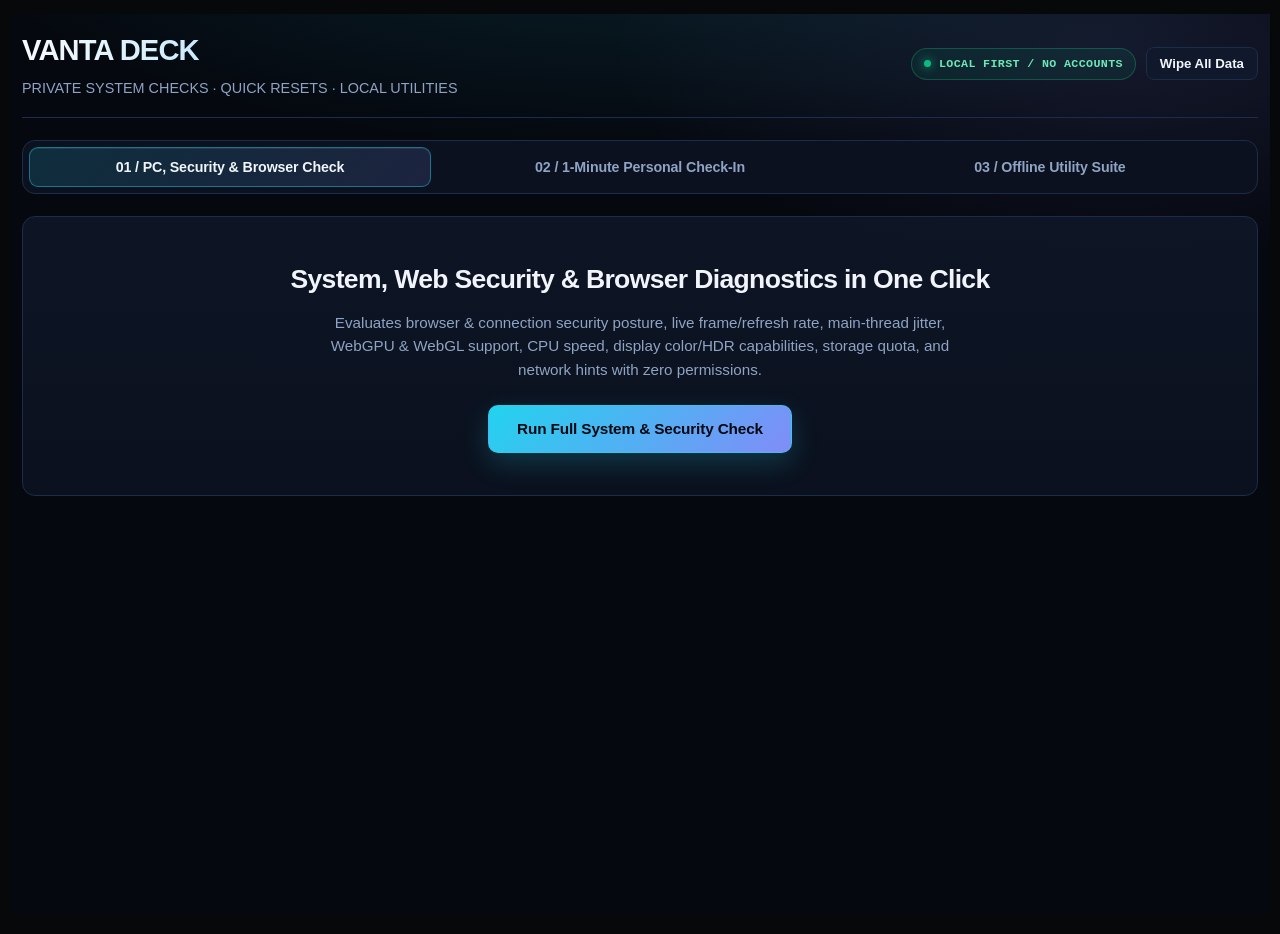
<file: applications-tools-apps.html>
<!DOCTYPE html>

<html lang="en">
<head>
<meta name="curioid-release" content="v1.396">
<meta name="curioid-document" content="applications-tools-apps.html">

<meta charset="utf-8"/>
<meta content="width=device-width,initial-scale=1" name="viewport"/>
<meta content="#10131a" name="theme-color"/>
<meta content="noindex,nofollow" name="robots"/>
<meta content="default-src 'self';script-src 'self' 'strict-dynamic' 'sha256-7tfxcDo611s8f1N/TKYkAvXToalij/ienMXq0vocHw8=' 'sha256-Ym9qk00mp5HJ0p9BHY+idtaJqA+va7Iwy3rn12UhNqc='; style-src 'self' 'unsafe-inline'; img-src 'self' data: blob:; font-src 'self'; media-src 'self' blob: data:; connect-src 'self' blob:; frame-src 'self' blob:; worker-src 'self' blob:; object-src 'none'; base-uri 'none'; form-action 'none'; upgrade-insecure-requests" http-equiv="Content-Security-Policy"/>
  <script data-cfasync="false" id="curioid-frame-guard">
(() => {
  const embedded = window.top !== window.self;
  let parentOrigin = '';
  if (embedded) {
    try {
      const ownOrigin = new URL(window.location.href).origin;
      const referrerOrigin = new URL(document.referrer).origin;
      if (ownOrigin === referrerOrigin) parentOrigin = referrerOrigin;
    } catch (_) {}
  }
  const blocked = embedded && !parentOrigin;
  if (!embedded) return;

  if (!blocked) {
    let stopped = false;
    let lastHeight = 0;
    let frameRequest = 0;
    let resizeObserver = null;
    let mutationObserver = null;
    let observing = false;
    const reportHeight = () => {
      frameRequest = 0;
      if (stopped) return;
      const body = document.body;
      const doc = document.documentElement;
      if (!body || !doc) return;
      const height = Math.max(1, Math.ceil(Math.max(body.scrollHeight, doc.scrollHeight, body.offsetHeight, doc.offsetHeight)));
      if (Math.abs(height - lastHeight) < 2) return;
      lastHeight = height;
      try { window.parent.postMessage({ type: 'CURIOID_APP_HEIGHT', height }, parentOrigin); } catch (_) {}
    };
    const scheduleHeight = () => {
      if (stopped || frameRequest) return;
      frameRequest = requestAnimationFrame(reportHeight);
    };
    const suspendObservers = () => {
      if (frameRequest) cancelAnimationFrame(frameRequest);
      frameRequest = 0;
      resizeObserver?.disconnect();
      mutationObserver?.disconnect();
      resizeObserver = null;
      mutationObserver = null;
      window.removeEventListener('resize', scheduleHeight);
      observing = false;
    };
    const stopObservers = () => {
      if (stopped) return;
      suspendObservers();
      stopped = true;
      try { window.__curioidAppDisposed = true; } catch (_) {}
      document.removeEventListener('DOMContentLoaded', startObservers);
      window.removeEventListener('load', scheduleHeight);
      window.removeEventListener('pagehide', onPageHide);
      window.removeEventListener('pageshow', onPageShow);
      window.removeEventListener('message', onParentMessage);
    };
    function startObservers() {
      if (stopped || observing) return;
      observing = true;
      scheduleHeight();
      window.addEventListener('resize', scheduleHeight, { passive: true });
      if (typeof ResizeObserver === 'function') {
        resizeObserver = new ResizeObserver(scheduleHeight);
        if (document.documentElement) resizeObserver.observe(document.documentElement);
        if (document.body) resizeObserver.observe(document.body);
      }
      if (typeof MutationObserver === 'function' && document.documentElement) {
        mutationObserver = new MutationObserver(scheduleHeight);
        mutationObserver.observe(document.documentElement, { childList: true, subtree: true, characterData: true });
      }
    }
    const onPageHide = event => { if (event?.persisted === true) suspendObservers(); else stopObservers(); };
    const onPageShow = event => { if (event?.persisted === true) startObservers(); };
    const onParentMessage = event => {
      if (stopped || event.source !== window.parent || event.origin !== parentOrigin || event.data?.type !== 'CURIOID_APP_DISPOSE') return;
      stopObservers();
      try { window.dispatchEvent(new Event('curioid-app-dispose')); } catch (_) {}
    };
    window.addEventListener('load', scheduleHeight, { once: true });
    window.addEventListener('pagehide', onPageHide);
    window.addEventListener('pageshow', onPageShow);
    window.addEventListener('message', onParentMessage);
    if (document.readyState === 'loading') document.addEventListener('DOMContentLoaded', startObservers, { once: true });
    else startObservers();
    Object.defineProperty(window, '__curioidTrustedParentOrigin', { value: parentOrigin, configurable: false, enumerable: false, writable: false });
  }

  if (!blocked) return;
  const cancelInteraction = event => {
    if (event.cancelable) event.preventDefault();
    event.stopImmediatePropagation();
  };
  const blockedEvents = [
    'click', 'auxclick', 'dblclick', 'contextmenu', 'submit', 'reset',
    'beforeinput', 'input', 'change', 'focus', 'focusin', 'keydown', 'keypress', 'keyup',
    'pointerdown', 'pointerup', 'pointermove', 'mousedown', 'mouseup',
    'touchstart', 'touchend', 'dragstart', 'drop'
  ];
  for (const type of blockedEvents) window.addEventListener(type, cancelInteraction, { capture: true, passive: false });
  const showFrameWarning = () => {
    if (document.body) document.body.inert = true;
    if (document.getElementById('curioid-frame-warning')) return;
    const panel = document.createElement('section');
    panel.id = 'curioid-frame-warning';
    panel.setAttribute('role', 'alert');
    panel.setAttribute('aria-live', 'assertive');
    panel.style.cssText = 'position:fixed;inset:0;z-index:2147483647;display:grid;place-content:center;justify-items:center;gap:12px;box-sizing:border-box;padding:32px;background:#101014;color:#f8f7ff;font:16px/1.55 system-ui,sans-serif;text-align:center;pointer-events:auto;isolation:isolate;';
    const heading = document.createElement('h1');
    heading.textContent = 'Open CURIOID directly';
    heading.style.cssText = 'max-width:24ch;margin:0;font-size:clamp(24px,5vw,38px);line-height:1.15;';
    const message = document.createElement('p');
    message.textContent = 'For your safety, this page is disabled inside another website. Open it in its own tab to use CURIOID.';
    message.style.cssText = 'max-width:48ch;margin:0;color:#d2d0dc;';
    panel.append(heading, message);
    document.documentElement.append(panel);
  };
  if (document.readyState === 'loading') document.addEventListener('DOMContentLoaded', showFrameWarning, { once: true });
  else showFrameWarning();
})();
  </script>
<title>CURIOID</title>
<style>
:root {
  color-scheme: dark;
  --bg: #070809;
  --panel: #101213;
  --panel-2: #151819;
  --line: rgba(235, 224, 200, .11);
  --line-strong: rgba(163, 230, 53, .3);
  --ink: #f4f0e6;
  --ink-soft: #c4bfb3;
  --muted: #84847c;
  --gold: #a3e635;
  --gold-bright: #bef264;
  --gold-deep: #4d7c0f;
  --gold-wash: rgba(163, 230, 53, .14);
  --rust: #9e4339;
  --crimson: #c93b2b;
  --font-display: "Cinzel", Georgia, serif;
  --font-body: "Inter", -apple-system, BlinkMacSystemFont, "Segoe UI", sans-serif;
  --font-mono: "IBM Plex Mono", "SFMono-Regular", Consolas, monospace;
}
*, *::before, *::after { box-sizing: border-box; }
html { scroll-behavior: smooth; background: var(--bg); }
body {
  margin: 0; min-height: 100vh;
  color: var(--ink); background: var(--bg);
  font-family: var(--font-body);
  display: flex; flex-direction: column; align-items: stretch; justify-content: flex-start;
  padding: 14px 10px 20px;
}
.btn-download-rec:hover { background: var(--gold-bright); }
.btn-discard-rec { background: #2a1210; color: #ff7b6b; border: 1px solid var(--crimson) !important; }
.btn-discard-rec:hover { background: #3d1916; }
.zt-root {
      --zt-bg: #05080f;
      --zt-surface: #0b111e;
      --zt-surface-2: #10192c;
      --zt-surface-3: #16223b;
      --zt-line: #1d2c4a;
      --zt-line-hi: #314b7a;
      --zt-text: #f1f5fb;
      --zt-muted: #8fa3c4;
      --zt-cyan: #22d3ee;
      --zt-indigo: #818cf8;
      --zt-violet: #a78bfa;
      --zt-ok: #10b981;
      --zt-warn: #f59e0b;
      --zt-err: #ef4444;
      --zt-radius: 13px;

      --zt-font-sans: "Avenir Next", "Inter", -apple-system, BlinkMacSystemFont, "Segoe UI", Roboto, "Noto Sans", "Helvetica Neue", Arial, sans-serif;
      --zt-font-mono: "Cascadia Code", "Fira Code", "JetBrains Mono", ui-monospace, SFMono-Regular, Menlo, Monaco, Consolas, "Liberation Mono", monospace;

      box-sizing: border-box;
      font-family: var(--zt-font-sans);
      background:
        radial-gradient(ellipse 85% 42% at 50% -12%, rgba(34, 211, 238, 0.13), transparent 65%),
        radial-gradient(ellipse 65% 38% at 88% 4%, rgba(129, 140, 248, 0.12), transparent 62%),
        var(--zt-bg);
      color: var(--zt-text);
      line-height: 1.55;
      min-height: 100vh;
      padding: 14px 12px 18px;
      width:100%;
      -webkit-font-smoothing: antialiased;
      text-rendering: optimizeLegibility;
    }
.zt-root *,
    .zt-root *::before,
    .zt-root *::after {
      box-sizing: border-box;
    }
.zt-root code,
    .zt-root pre,
    .zt-root .zt-mono {
      font-family: var(--zt-font-mono);
    }
.zt-container {
      max-width: 1240px;
      margin: 0 auto;
    }
.zt-header {
      display: flex;
      flex-wrap: wrap;
      justify-content: space-between;
      align-items: center;
      gap: 16px;
      padding-bottom: 18px;
      margin-bottom: 22px;
      border-bottom: 1px solid var(--zt-line);
    }
.zt-title {
      margin: 0;
      font-size: clamp(1.35rem, 2.5vw, 1.82rem);
      font-weight: 800;
      letter-spacing: -0.03em;
      background: linear-gradient(90deg, #f8fafc 0%, #bae6fd 55%, #c7d2fe 100%);
      -webkit-background-clip: text;
      background-clip: text;
      color: transparent;
    }
.zt-subtitle {
      margin: 4px 0 0;
      color: var(--zt-muted);
      font-size: 0.9rem;
    }
.zt-header-actions {
      display: flex;
      align-items: center;
      gap: 10px;
      flex-wrap: wrap;
    }
.zt-status-pill {
      display: inline-flex;
      align-items: center;
      gap: 8px;
      padding: 6px 12px;
      border-radius: 999px;
      font-family: var(--zt-font-mono);
      font-size: 0.73rem;
      font-weight: 700;
      letter-spacing: 0.03em;
      text-transform: uppercase;
      color: #6ee7b7;
      background: rgba(16, 185, 129, 0.09);
      border: 1px solid rgba(16, 185, 129, 0.32);
    }
.zt-dot {
      width: 7px;
      height: 7px;
      border-radius: 50%;
      background: var(--zt-ok);
      box-shadow: 0 0 10px var(--zt-ok);
    }
.zt-nav {
      display: grid;
      grid-template-columns: repeat(3, 1fr);
      gap: 8px;
      background: var(--zt-surface);
      border: 1px solid var(--zt-line);
      border-radius: var(--zt-radius);
      padding: 6px;
      margin-bottom: 22px;
    }
@media (max-width: 740px) {
      .zt-nav {
        grid-template-columns: 1fr;
      }
    }
.zt-tab {
      appearance: none;
      border: 1px solid transparent;
      background: transparent;
      color: var(--zt-muted);
      padding: 11px 14px;
      border-radius: 9px;
      font-family: var(--zt-font-sans);
      font-size: 0.89rem;
      font-weight: 700;
      letter-spacing: -0.01em;
      cursor: pointer;
      transition: background 0.15s ease, color 0.15s ease, border-color 0.15s ease;
    }
.zt-tab:hover {
      color: var(--zt-text);
      background: var(--zt-surface-2);
    }
.zt-tab.is-active {
      color: var(--zt-text);
      background: linear-gradient(135deg, rgba(34, 211, 238, 0.15), rgba(129, 140, 248, 0.15));
      border-color: rgba(34, 211, 238, 0.45);
      box-shadow: inset 0 1px 0 rgba(255, 255, 255, 0.08);
    }
.zt-card {
      background: linear-gradient(180deg, rgba(16, 25, 44, 0.75) 0%, rgba(11, 17, 30, 0.96) 100%);
      border: 1px solid var(--zt-line);
      border-radius: var(--zt-radius);
      padding: 22px;
      margin-bottom: 18px;
    }
.zt-hero {
      text-align: center;
      padding: 42px 22px;
    }
.zt-hero h2 {
      margin: 0 0 10px;
      font-size: clamp(1.3rem, 2.4vw, 1.66rem);
      font-weight: 800;
      letter-spacing: -0.025em;
    }
.zt-hero p {
      margin: 0 auto 24px;
      max-width: 660px;
      color: var(--zt-muted);
      font-size: 0.95rem;
    }
.zt-btn-primary {
      appearance: none;
      border: 1px solid rgba(34, 211, 238, 0.55);
      background: linear-gradient(135deg, var(--zt-cyan), var(--zt-indigo));
      color: #040811;
      font-family: var(--zt-font-sans);
      font-weight: 800;
      font-size: 0.96rem;
      letter-spacing: -0.01em;
      padding: 14px 28px;
      border-radius: 10px;
      cursor: pointer;
      box-shadow: 0 10px 28px rgba(34, 211, 238, 0.2);
      transition: transform 0.14s ease, box-shadow 0.14s ease, opacity 0.14s ease;
    }
.zt-btn-primary:hover:not(:disabled) {
      transform: translateY(-1px);
      box-shadow: 0 14px 34px rgba(34, 211, 238, 0.3);
    }
.zt-btn-primary:disabled {
      opacity: 0.6;
      cursor: wait;
    }
.zt-btn {
      appearance: none;
      border: 1px solid var(--zt-line);
      background: var(--zt-surface-2);
      color: var(--zt-text);
      font-family: var(--zt-font-sans);
      font-weight: 650;
      font-size: 0.83rem;
      padding: 8px 13px;
      border-radius: 8px;
      cursor: pointer;
      transition: border-color 0.14s ease, background 0.14s ease, color 0.14s ease;
    }
.zt-btn:hover {
      border-color: var(--zt-cyan);
      background: var(--zt-surface-3);
    }
.zt-btn-danger:hover {
      border-color: var(--zt-err);
      color: #fca5a5;
    }
.zt-score-pair {
      display: grid;
      grid-template-columns: repeat(auto-fit, minmax(260px, 1fr));
      gap: 14px;
      margin-bottom: 18px;
    }
.zt-banner {
      display: flex;
      flex-wrap: wrap;
      justify-content: space-between;
      align-items: center;
      gap: 14px;
      background: var(--zt-surface-2);
      border: 1px solid var(--zt-line);
      border-radius: var(--zt-radius);
      padding: 18px 20px;
    }
.zt-score {
      font-family: var(--zt-font-mono);
      font-size: 1.95rem;
      font-weight: 800;
      line-height: 1.15;
      color: #34d399;
      font-variant-numeric: tabular-nums;
    }
.zt-score.is-sec {
      color: var(--zt-cyan);
    }
.zt-grid {
      display: grid;
      grid-template-columns: repeat(auto-fit, minmax(225px, 1fr));
      gap: 12px;
      margin-bottom: 18px;
    }
.zt-metric {
      background: var(--zt-surface-2);
      border: 1px solid var(--zt-line);
      border-radius: 10px;
      padding: 14px 15px;
      transition: border-color 0.15s ease;
    }
.zt-metric:hover {
      border-color: var(--zt-line-hi);
    }
.zt-kicker {
      font-family: var(--zt-font-mono);
      font-size: 0.7rem;
      font-weight: 700;
      text-transform: uppercase;
      letter-spacing: 0.06em;
      color: var(--zt-muted);
    }
.zt-metric-val {
      font-size: 1.05rem;
      font-weight: 750;
      letter-spacing: -0.015em;
      margin-top: 4px;
      word-break: break-word;
    }
.zt-metric-sub {
      font-size: 0.8rem;
      color: var(--zt-muted);
      margin-top: 4px;
      word-break: break-word;
    }
.zt-rec-list {
      display: grid;
      gap: 10px;
    }
.zt-rec {
      background: var(--zt-surface-2);
      border: 1px solid var(--zt-line);
      border-left: 3px solid var(--zt-cyan);
      border-radius: 9px;
      padding: 12px 15px;
    }
.zt-rec.good { border-left-color: var(--zt-ok); }
.zt-rec.warn { border-left-color: var(--zt-warn); }
.zt-rec.bad  { border-left-color: var(--zt-err); }
.zt-rec h4 {
      margin: 0 0 4px;
      font-size: 0.94rem;
      font-weight: 750;
      letter-spacing: -0.01em;
    }
.zt-rec p {
      margin: 0;
      font-size: 0.88rem;
      color: var(--zt-muted);
    }
.zt-q {
      padding-bottom: 16px;
      margin-bottom: 16px;
      border-bottom: 1px solid var(--zt-line);
    }
.zt-q:last-of-type {
      border-bottom: none;
      margin-bottom: 6px;
    }
.zt-q-head {
      display: flex;
      justify-content: space-between;
      align-items: center;
      gap: 10px;
      font-weight: 700;
      font-size: 0.94rem;
      margin-bottom: 10px;
    }
.zt-chips {
      display: flex;
      flex-wrap: wrap;
      gap: 8px;
    }
.zt-chip {
      appearance: none;
      border: 1px solid var(--zt-line);
      background: var(--zt-surface-2);
      color: var(--zt-muted);
      padding: 7px 13px;
      border-radius: 999px;
      font-family: var(--zt-font-sans);
      font-size: 0.84rem;
      font-weight: 650;
      cursor: pointer;
      transition: all 0.14s ease;
    }
.zt-chip:hover {
      color: var(--zt-text);
      border-color: var(--zt-line-hi);
    }
.zt-chip.is-selected {
      background: rgba(34, 211, 238, 0.16);
      border-color: var(--zt-cyan);
      color: var(--zt-text);
    }
.zt-range {
      width: 100%;
      accent-color: var(--zt-cyan);
      cursor: pointer;
    }
.zt-two-col {
      display: grid;
      grid-template-columns: repeat(auto-fit, minmax(300px, 1fr));
      gap: 16px;
    }
.zt-input,
    .zt-textarea {
      width: 100%;
      background: var(--zt-surface-2);
      border: 1px solid var(--zt-line);
      color: var(--zt-text);
      border-radius: 9px;
      padding: 10px 12px;
      font-size: 0.88rem;
      font-family: var(--zt-font-sans);
    }
.zt-textarea {
      min-height: 104px;
      resize: vertical;
      font-family: var(--zt-font-mono);
      font-size: 0.81rem;
    }
.zt-input:focus,
    .zt-textarea:focus {
      outline: none;
      border-color: var(--zt-cyan);
    }
.zt-widget-box {
      padding: 18px;
      border-radius: 10px;
      background: var(--zt-surface-2);
      border: 1px solid var(--zt-line);
      text-align: center;
    }
.zt-readout {
      font-family: var(--zt-font-mono);
      font-size: 1.18rem;
      font-weight: 800;
      color: var(--zt-cyan);
      margin-top: 6px;
      font-variant-numeric: tabular-nums;
    }
.zt-screen-pad {
      margin-top: 14px;
      border-radius: 10px;
      border: 1px solid var(--zt-line);
      padding: 18px;
      text-align: center;
      background: var(--zt-surface-2);
      transition: background 0.16s ease, color 0.16s ease;
    }
.zt-toast {
      position: fixed;
      bottom: 18px;
      right: 18px;
      background: var(--zt-surface-3);
      border: 1px solid var(--zt-cyan);
      color: var(--zt-text);
      padding: 10px 15px;
      border-radius: 9px;
      font-family: var(--zt-font-mono);
      font-size: 0.8rem;
      font-weight: 700;
      box-shadow: 0 12px 28px rgba(0, 0, 0, 0.55);
      opacity: 0;
      transform: translateY(8px);
      pointer-events: none;
      transition: opacity 0.16s ease, transform 0.16s ease;
      z-index: 9999;
    }
.zt-toast.is-visible {
      opacity: 1;
      transform: translateY(0);
    }
.zt-hidden {
      display: none !important;
    }
/* CURIOID DevToys Field Kit - scoped app skin */
.glitchyard-app{--dt-bg:#10131a;--dt-panel:#171c25;--dt-panel-2:#1d2430;--dt-line:#303a49;--dt-text:#eef2f4;--dt-muted:#99a6b5;--dt-lime:#c78bff;--dt-green:#74e0d0;--dt-radius:14px;color:var(--dt-text);font:inherit;min-width:0;max-width:100%;overflow:hidden;border:1px solid rgba(180,205,140,.18);border-radius:20px;background:radial-gradient(1000px 400px at 90% -15%,rgba(160,202,94,.09),transparent 55%),var(--dt-bg);box-shadow:0 22px 60px rgba(0,0,0,.22)}
.glitchyard-app *{box-sizing:border-box}
.glitchyard-app button,.glitchyard-app input,.glitchyard-app textarea,.glitchyard-app select{font:inherit}
.glitchyard-app button{cursor:pointer}
.glitchyard-app button:disabled{cursor:not-allowed;opacity:.48}
.dt-header{display:flex;justify-content:space-between;align-items:center;gap:20px;padding:22px 24px;border-bottom:1px solid var(--dt-line);background:rgba(255,255,255,.018)}
.dt-brand{display:flex;align-items:center;gap:15px;min-width:0}
.dt-brand-mark{display:grid;place-items:center;flex:0 0 54px;width:54px;height:54px;border:1px solid rgba(190,126,255,.34);border-radius:15px;background:rgba(190,126,255,.08);color:var(--dt-lime);font:700 17px/1 ui-monospace,monospace;letter-spacing:-2px}
.dt-eyebrow{margin:0 0 5px;color:var(--dt-green);font:700 10px/1.3 ui-monospace,monospace;letter-spacing:.16em;text-transform:uppercase}
.dt-brand h3{margin:0;font-size:23px;letter-spacing:-.04em}
.dt-brand h3 small{margin-left:7px;color:var(--dt-lime);font:700 9px/1 ui-monospace,monospace;letter-spacing:.13em;vertical-align:middle}
.dt-subtitle{margin:5px 0 0;color:var(--dt-muted);font-size:12px}
.dt-header-meta{display:flex;align-items:center;gap:9px;flex-wrap:wrap;justify-content:flex-end}
.dt-local-badge,.dt-tool-count{padding:7px 10px;border:1px solid var(--dt-line);border-radius:999px;color:#c5d0d8;font:700 9px/1 ui-monospace,monospace;letter-spacing:.08em;white-space:nowrap}
.dt-local-badge i{display:inline-block;width:7px;height:7px;margin-right:6px;border-radius:50%;background:var(--dt-lime);box-shadow:0 0 10px rgba(190,126,255,.55)}
.dt-smartbar{display:flex;align-items:center;gap:12px;padding:12px 20px;border-bottom:1px solid var(--dt-line);background:rgba(190,126,255,.045)}
.dt-spark{display:grid;place-items:center;flex:0 0 30px;height:30px;border-radius:9px;background:rgba(190,126,255,.11);color:var(--dt-lime)}
.dt-smartbar div{display:grid;gap:2px;min-width:0;flex:1}
.dt-smartbar strong{font-size:11px}
.dt-smartbar small{overflow:hidden;color:var(--dt-muted);font-size:10px;text-overflow:ellipsis;white-space:nowrap}
.dt-smartbar button{padding:7px 10px;border:1px solid rgba(190,126,255,.3);border-radius:8px;background:rgba(190,126,255,.08);color:var(--dt-lime);font-size:10px;font-weight:700}
.dt-workbench{display:grid;grid-template-columns:minmax(190px,235px) minmax(0,1fr);min-width:0}
.dt-sidebar{display:flex;flex-direction:column;min-width:0;max-height:910px;border-right:1px solid var(--dt-line);background:rgba(255,255,255,.012)}
.dt-search{display:flex;align-items:center;gap:8px;margin:13px 12px 8px;padding:0 10px;border:1px solid var(--dt-line);border-radius:9px;background:var(--dt-panel)}
.dt-search>span{color:var(--dt-muted);font-size:17px}
.dt-search input{width:100%;min-width:0;padding:10px 0;border:0;outline:0;background:transparent;color:var(--dt-text);font-size:11px}
.dt-search input::placeholder{color:#798594}
.dt-search kbd{padding:3px 5px;border:1px solid var(--dt-line);border-radius:4px;color:var(--dt-muted);font:10px ui-monospace,monospace}
.dt-nav{overflow-y:auto;overscroll-behavior:contain;padding:0 8px 12px}
.dt-nav-group{margin-top:12px}
.dt-nav-group[hidden]{display:none}
.dt-nav-group h4{display:flex;align-items:center;gap:7px;margin:0;padding:5px 8px;color:#8793a0;font:700 9px/1.3 ui-monospace,monospace;letter-spacing:.1em;text-transform:uppercase}
.dt-nav-group h4 span{color:var(--dt-lime);font-size:12px}
.dt-tool-link{display:flex;align-items:center;gap:9px;width:100%;min-width:0;padding:8px 9px;border:0;border-radius:8px;background:transparent;color:#c0c9d2;text-align:left;font-size:11px;transition:background .15s,color .15s}
.dt-tool-link:hover{background:rgba(255,255,255,.045);color:#fff}
.dt-tool-link.is-active{background:rgba(190,126,255,.105);color:var(--dt-lime);font-weight:700}
.dt-tool-link .dt-tool-dot{flex:0 0 5px;width:5px;height:5px;border-radius:50%;background:#596573}
.dt-tool-link.is-active .dt-tool-dot{background:var(--dt-lime);box-shadow:0 0 8px rgba(190,126,255,.7)}
.dt-tool-link[hidden]{display:none}
.dt-sidebar-foot{display:flex;justify-content:space-between;gap:6px;margin-top:auto;padding:12px;border-top:1px solid var(--dt-line);color:#758190;font:8px ui-monospace,monospace;letter-spacing:.05em}
.dt-workspace{min-width:0;padding:22px;overflow:hidden}
.dt-tool-heading{display:flex;justify-content:space-between;align-items:flex-start;gap:12px;margin-bottom:15px}
.dt-tool-heading h4{margin:0;font-size:20px;letter-spacing:-.03em}
.dt-tool-heading p:last-child{margin:6px 0 0;color:var(--dt-muted);font-size:11px;line-height:1.5}
.dt-tool-index{padding:7px 9px;border:1px solid var(--dt-line);border-radius:8px;color:#9ba7b4;font:10px ui-monospace,monospace;white-space:nowrap}
.dt-options{display:flex;align-items:flex-end;gap:9px;flex-wrap:wrap;margin:0 0 13px;padding:10px 12px;border:1px solid var(--dt-line);border-radius:11px;background:rgba(255,255,255,.02)}
.dt-unit-help{flex:1 1 100%;color:#9eabb8;font-size:9px;line-height:1.55}.dt-unit-help summary{cursor:pointer;color:var(--dt-lime);font-weight:700}.dt-unit-help p{margin:6px 0 0;max-width:100%;overflow-wrap:anywhere}
.dt-option{display:grid;gap:5px;min-width:100px;color:#b9c4ce;font-size:10px}
.dt-option>span{display:flex;justify-content:space-between;gap:8px;color:#9eabb8}
.dt-option select,.dt-option input:not([type=checkbox]):not([type=range]){min-width:0;max-width:190px;padding:7px 9px;border:1px solid #394554;border-radius:7px;background:#151b24;color:#edf2f3;font-size:11px}
.dt-option input[type=range]{width:120px;accent-color:var(--dt-lime)}
.dt-option output{color:var(--dt-lime);font:10px ui-monospace,monospace}
.dt-check{display:inline-flex;align-items:center;gap:6px;padding:5px 3px;color:#c4ced7;font-size:10px}
.dt-check input{accent-color:var(--dt-lime)}
.dt-io-grid{display:grid;grid-template-columns:minmax(0,1fr);gap:11px;min-width:0}
.dt-io-grid:has(.dt-secondary-pane:not([hidden])){grid-template-columns:repeat(2,minmax(0,1fr))}
.dt-pane,.dt-result-pane{min-width:0;overflow:hidden;border:1px solid var(--dt-line);border-radius:var(--dt-radius);background:var(--dt-panel)}
.dt-pane header,.dt-result-pane>header{display:flex;justify-content:space-between;align-items:center;gap:10px;padding:10px 12px;border-bottom:1px solid var(--dt-line)}
.dt-pane header label,.dt-result-pane header label{color:#dfe7eb;font-size:11px;font-weight:700}
.dt-pane header span,.dt-result-pane header span{overflow:hidden;color:#83909e;font-size:9px;text-overflow:ellipsis;white-space:nowrap}
.dt-pane textarea{display:block;width:100%;min-height:210px;max-height:420px;resize:vertical;padding:12px;border:0;outline:0;background:transparent;color:#d8e4e9;font:11px/1.6 ui-monospace,SFMono-Regular,Consolas,monospace;tab-size:2}
.dt-pane textarea::placeholder{color:#697786}
.dt-pane-foot{display:flex;justify-content:space-between;align-items:center;gap:8px;padding:8px 12px;border-top:1px solid var(--dt-line);color:#7e8b98;font:9px ui-monospace,monospace}
.dt-pane-foot button,.dt-file-button{padding:5px 8px;border:1px solid #394553;border-radius:6px;background:#202835;color:#c9d3db;font-size:9px}
.dt-file-button{cursor:pointer}
.dt-secondary-pane[hidden]{display:none}
.dt-actions{display:flex;align-items:center;gap:7px;flex-wrap:wrap;margin:12px 0}
.dt-actions>button{padding:8px 11px;border:1px solid #3b4654;border-radius:8px;background:#202835;color:#d0d9e0;font-size:10px;font-weight:600}
.dt-actions>button:hover,.dt-pane-foot button:hover,.dt-file-button:hover{border-color:#a77adb}
.dt-actions .dt-run{border-color:#c78bff;background:var(--dt-lime);color:#1a2111;font-weight:800}
.dt-run span{margin-left:12px;color:#483261}
.dt-run-state{margin-left:auto;color:#9ca9b4;font:9px ui-monospace,monospace}
.dt-run-state[data-state=error]{color:#ff9e9e}
.dt-run-state[data-state=success]{color:var(--dt-lime)}
.dt-result-pane>header div{display:grid;gap:3px}
.dt-result-pane>header button{padding:5px 8px;border:1px solid var(--dt-line);border-radius:6px;background:#202835;color:#aebbc5;font-size:9px}
.dt-result{max-height:430px;min-height:150px;margin:0;overflow:auto;padding:14px;background:#111720;color:#cce0d7;font:11px/1.65 ui-monospace,SFMono-Regular,Consolas,monospace;white-space:pre;tab-size:2}
.dt-result.wrap-lines{white-space:pre-wrap;overflow-wrap:anywhere}
.dt-preview{max-height:520px;overflow:auto;padding:14px;background:#fff;color:#20242a}
.dt-preview[hidden]{display:none}
.dt-preview img{display:block;max-width:100%;max-height:470px;margin:auto;object-fit:contain}
.dt-markdown-render{color:#252a32;font:14px/1.7 system-ui,sans-serif}
.dt-markdown-render h2,.dt-markdown-render h3,.dt-markdown-render h4{margin:.7em 0 .35em;color:#202833}
.dt-markdown-render pre{overflow:auto;padding:12px;border-radius:8px;background:#edf0f3}
.dt-markdown-render code{font:12px ui-monospace,monospace}
.dt-result-pane footer{display:flex;justify-content:space-between;gap:10px;padding:8px 12px;border-top:1px solid var(--dt-line);color:#73808e;font:8px ui-monospace,monospace;letter-spacing:.07em}
.dt-tool-note{margin-top:11px;color:#84919e;font-size:10px;line-height:1.55}
.dt-about{display:flex;justify-content:space-between;gap:8px;flex-wrap:wrap;margin-top:11px;padding-top:10px;border-top:1px solid var(--dt-line);color:#758291;font-size:9px;line-height:1.5}
.dt-about a{color:var(--dt-lime);text-decoration:underline;text-underline-offset:2px}
.glitchyard-app :focus-visible{outline:2px solid var(--dt-lime);outline-offset:2px}
@media(max-width:900px){.dt-workspace{padding:16px}.dt-workbench{grid-template-columns:minmax(165px,195px) minmax(0,1fr)}.dt-io-grid:has(.dt-secondary-pane:not([hidden])){grid-template-columns:1fr}.dt-pane textarea{min-height:170px}}
@media(max-width:650px){.dt-header{padding:16px;align-items:flex-start}.dt-brand-mark{width:42px;height:42px;flex-basis:42px;border-radius:12px}.dt-brand h3{font-size:19px}.dt-header-meta{gap:5px}.dt-local-badge,.dt-tool-count{font-size:8px;padding:6px 7px}.dt-workbench{grid-template-columns:1fr}.dt-sidebar{max-height:270px;border-right:0;border-bottom:1px solid var(--dt-line)}.dt-nav{display:grid;grid-template-columns:repeat(2,minmax(0,1fr));gap:4px;overflow:auto}.dt-nav-group{margin-top:5px}.dt-nav-group h4{padding-left:5px}.dt-nav-group>div{display:grid;grid-template-columns:1fr}.dt-sidebar-foot{display:none}.dt-workspace{padding:13px}.dt-smartbar{padding:10px 12px}.dt-smartbar small{white-space:normal}.dt-smartbar button{max-width:125px}.dt-tool-heading h4{font-size:18px}.dt-actions .dt-run-state{width:100%;margin:3px 0}.dt-pane textarea{min-height:150px}.dt-result{min-height:120px;font-size:10px}}
@media(prefers-reduced-motion:reduce){.glitchyard-app *{scroll-behavior:auto!important;transition:none!important}}
/* GLITCHYARD lazy-module loading and retry states */
.glitchyard-loader{min-height:220px;display:flex;flex-direction:column;align-items:center;justify-content:center;gap:10px;padding:28px;text-align:center;color:var(--text,#dfe8ec);background:linear-gradient(145deg,rgba(214,255,105,.045),rgba(18,25,29,.55));border:1px solid rgba(214,255,105,.18);border-radius:16px}
.glitchyard-loader-mark{display:grid;place-items:center;width:52px;height:52px;border:1px solid rgba(214,255,105,.42);border-radius:15px;color:#d6ff69;font:700 18px/1 ui-monospace,monospace;background:rgba(214,255,105,.07)}
.glitchyard-loader>span:not(.glitchyard-loader-mark){color:var(--muted,#91a0a8);font-size:12px}
.glitchyard-loader-error{border-color:rgba(255,93,104,.42)}
.glitchyard-loader-error>button{border:1px solid rgba(214,255,105,.4);border-radius:9px;padding:9px 13px;background:rgba(214,255,105,.1);color:#e4ff9b;font:600 12px inherit;cursor:pointer}
.glitchyard-loader-error>button:focus-visible{outline:2px solid #d6ff69;outline-offset:3px}
/* Consolidated app frame layout */
.studio-app[hidden]{display:none!important}
</style>
<meta name="referrer" content="strict-origin"/>

<style id="curioid-v1-342-layout-guard">
  :where(main,section,article,aside,header,footer,form,fieldset,nav,div,label,details,summary,
    .container,.workspace,.workbench,.app-shell,.app-content,.tool-pane,.tool-card,.panel,.card) { min-width:0; }
  :where(h1,h2,h3,h4,h5,p,li,small,label,legend,summary,button,a,span,b,strong,output,figcaption) { overflow-wrap:anywhere; word-break:normal; }
  :where(button,[role="button"],input,select,textarea,output) { min-width:0; max-width:100%; white-space:normal; }
  :where(img,svg,video,canvas,iframe) { max-width:100%; }
  :where(pre,pre code,table,textarea,.code-output,.console-output) { max-width:100%; }
  @media(max-width:680px) {
    :where(.toolbar,.actions,.action-row,.button-row,.tool-button-row,.form-actions,.dt-actions,.header-actions,.footer-actions) { min-width:0; flex-wrap:wrap; }
    :where(.container,.workspace,.workbench,.app-shell,.app-content,.tool-pane,.tool-card,.panel,.card) { min-width:0; max-width:100%; }
  }
</style>


<!-- CURIOID v1.385 content-fit and responsive text care -->
<style id="curioid-content-fit-v1-385">
/* CURIOID v1.385 cross-page content-fit safeguards. These rules preserve nodes and
   content; code/data surfaces keep their own horizontal scrolling where needed. */
:where(html,body,main,header,footer,section,article,aside,nav,form,fieldset,dialog,div,ul,ol,li,dl,dt,dd,figure,figcaption,table,thead,tbody,tfoot,tr,th,td){min-width:0;}
:where(h1,h2,h3,h4,h5,h6,p,li,label,legend,summary,figcaption,dt,dd,blockquote,a,output,.description,.help,.status,.message,.readout,.notice,.toast){overflow-wrap:anywhere;word-break:normal;}
:where(button,[role="button"],input,select,textarea){box-sizing:border-box;min-width:0;max-width:100%;}
:where(input:not([type="checkbox"]):not([type="radio"]):not([type="range"]):not([type="color"]),select,textarea){max-inline-size:100%;}
:where(img,picture,video,iframe,svg){max-inline-size:100%;}
:where(img,video){block-size:auto;}
:where(pre,pre code,.code-editor,.code-output,.console-output,.log-output,.terminal-output,.source-editor,.monospace-output){max-inline-size:100%;overflow-x:auto;overflow-wrap:normal;white-space:pre;overscroll-behavior-inline:contain;}
:where(table){max-inline-size:100%;}
:where(.room-window .room-mount,.room-window .room-body,.room-window .room-content,.room-window .room-header,.room-window .room-footer){min-width:0;max-width:100%;}
:where(.room-window .room-mount,.room-window .room-body) :where(.toolbar,.tool-row,.tool-bar,.actions,.action-row,.button-row,.control-row,.form-actions,.tabs,.tab-list,[role="tablist"]){min-width:0;max-width:100%;flex-wrap:wrap;}
:where(.room-window .room-mount,.room-window .room-body) :where(.toolbar,.tool-row,.tool-bar,.actions,.action-row,.button-row,.control-row,.form-actions) :where(button,a,input,select){min-width:0;max-width:100%;}
:where(.room-window .room-mount,.room-window .room-body) :where(.grid,.form-grid,.card-grid,.panel-grid,.workspace-grid,.editor-grid,.split-layout,.column-layout){min-width:0;max-width:100%;}
:where(.room-window .room-mount,.room-window .room-body) :where(input[type="file"],input[type="text"],input[type="search"],input[type="email"],input[type="url"],input[type="number"],select,textarea){box-sizing:border-box;min-width:0;max-width:100%;}
@media(max-width:760px){
  :where(.room-window.open .room-body,.room-window.open .room-mount){min-width:0;max-width:100%;}
  :where(.room-window.open .room-mount,.room-window.open .room-body) :where(.toolbar,.tool-row,.tool-bar,.actions,.action-row,.button-row,.control-row,.form-actions,.tabs,.tab-list,[role="tablist"]){flex-wrap:wrap;}
  :where(.room-window.open .room-mount,.room-window.open .room-body) table{display:block;max-width:100%;overflow-x:auto;}
  :where(.room-window.open .room-mount,.room-window.open .room-body) :where(button,a,input,select,textarea){max-width:100%;}
}

</style>
</head>
<body>
<div aria-live="polite" class="studio-toast" id="studio-toast" role="status"></div>
<section class="studio-app" data-studio-app="vanta-deck" hidden="" id="studio-vanta">
<div class="zt-root" id="zt-app">
<div class="zt-container">
<header class="zt-header">
<div>
<h1 class="zt-title">VANTA DECK</h1>
<p class="zt-subtitle">PRIVATE SYSTEM CHECKS · QUICK RESETS · LOCAL UTILITIES</p>
</div>
<div class="zt-header-actions">
<span class="zt-status-pill" title="Runs 100% locally in memory. Zero external calls or permission prompts.">
<span aria-hidden="true" class="zt-dot"></span>
            LOCAL FIRST / NO ACCOUNTS
          </span>
<button class="zt-btn zt-btn-danger" data-zt-action="wipe" type="button">Wipe All Data</button>
</div>
</header>
<nav aria-label="Workbench sections" class="zt-nav">
<button class="zt-tab is-active" data-zt-tab="pc" type="button">
          01 / PC, Security &amp; Browser Check
        </button>
<button class="zt-tab" data-zt-tab="life" type="button">
          02 / 1-Minute Personal Check-In
        </button>
<button class="zt-tab" data-zt-tab="tools" type="button">
          03 / Offline Utility Suite
        </button>
</nav>
<!-- SECTION 1: PC, SECURITY & BROWSER -->
<section id="zt-panel-pc">
<div class="zt-card zt-hero" id="zt-pc-intro">
<h2>System, Web Security &amp; Browser Diagnostics in One Click</h2>
<p>
            Evaluates browser &amp; connection security posture, live frame/refresh rate, main-thread jitter,
            WebGPU &amp; WebGL support, CPU speed, display color/HDR capabilities, storage quota, and network hints
            with zero permissions.
          </p>
<button class="zt-btn-primary" data-zt-action="scan-pc" id="zt-run-pc-btn" type="button">
            Run Full System &amp; Security Check
          </button>
</div>
<div class="zt-hidden" id="zt-pc-results">
<div class="zt-score-pair">
<div class="zt-banner">
<div>
<div class="zt-kicker">Environment &amp; Performance Score</div>
<div class="zt-score" id="zt-pc-score">-- / 100</div>
<div class="zt-metric-sub" id="zt-pc-summary"></div>
</div>
</div>
<div class="zt-banner">
<div>
<div class="zt-kicker">Browser &amp; Context Security Score</div>
<div class="zt-score is-sec" id="zt-sec-score">-- / 100</div>
<div class="zt-metric-sub" id="zt-sec-summary"></div>
</div>
</div>
</div>
<div class="zt-card" style="padding:14px 18px;margin-bottom:18px;">
<div style="display:flex;justify-content:space-between;align-items:center;gap:10px;flex-wrap:wrap;">
<span class="zt-metric-sub" style="margin:0;">Full diagnostic export (hardware, security posture &amp; recommendations):</span>
<div style="display:flex;gap:8px;flex-wrap:wrap;">
<button class="zt-btn" data-zt-action="scan-pc" type="button">Re-Run Scan</button>
<button class="zt-btn" data-zt-action="copy-pc" type="button">Copy Report</button>
<button class="zt-btn" data-zt-action="dl-pc" type="button">Download .TXT</button>
</div>
</div>
</div>
<div class="zt-grid" id="zt-pc-metrics"></div>
<div class="zt-card">
<h3 style="margin-top:0;margin-bottom:12px;">Web Security, Privacy &amp; System Findings</h3>
<div class="zt-rec-list" id="zt-pc-recs"></div>
</div>
<div class="zt-card">
<h3 style="margin-top:0;margin-bottom:6px;">Display Uniformity &amp; Keystroke Tester</h3>
<p class="zt-metric-sub" style="margin-top:0;">
              Cycle solid screen colors to inspect stuck pixels or panel tinting, and press keys to test input events.
            </p>
<div style="display:flex;flex-wrap:wrap;gap:8px;margin-top:12px;">
<button class="zt-btn" data-zt-bg="#000000" data-zt-fg="#ffffff" type="button">Black</button>
<button class="zt-btn" data-zt-bg="#ffffff" data-zt-fg="#05080f" type="button">White</button>
<button class="zt-btn" data-zt-bg="#dc2626" data-zt-fg="#ffffff" type="button">Red</button>
<button class="zt-btn" data-zt-bg="#16a34a" data-zt-fg="#040811" type="button">Green</button>
<button class="zt-btn" data-zt-bg="#2563eb" data-zt-fg="#ffffff" type="button">Blue</button>
<button class="zt-btn" data-zt-bg="" data-zt-fg="" type="button">Reset Surface</button>
</div>
<div class="zt-screen-pad" id="zt-test-pad">
<div style="font-weight:750;">Display &amp; Key Test Pad</div>
<div class="zt-metric-sub zt-mono" id="zt-key-readout" style="margin-top:6px;">
                Press any key on your keyboard while focused...
              </div>
</div>
</div>
</div>
</section>
<!-- SECTION 2: 1-MINUTE PERSONAL CHECK-IN -->
<section class="zt-hidden" id="zt-panel-life">
<div class="zt-card" id="zt-life-form">
<h2 style="margin-top:0;margin-bottom:6px;">Quick 1-Minute Private Check-In</h2>
<p class="zt-metric-sub" style="margin-top:0;margin-bottom:20px;">
            Five quick selections with zero personal details or persistence. Generate a tailored reset and focus plan in one click.
          </p>
<div class="zt-q">
<div class="zt-q-head"><span>1. Primary area needing help right now</span></div>
<div class="zt-chips" data-zt-group="focus">
<button class="zt-chip is-selected" data-val="overwhelm" type="button">Overwhelm</button>
<button class="zt-chip" data-val="fatigue" type="button">Low Energy / Eyes</button>
<button class="zt-chip" data-val="decision" type="button">Hard Choice</button>
<button class="zt-chip" data-val="posture" type="button">Posture / Tension</button>
<button class="zt-chip" data-val="sleep" type="button">Sleep Wind-Down</button>
<button class="zt-chip" data-val="creative" type="button">Creative Block</button>
<button class="zt-chip" data-val="money" type="button">Subscriptions / Spend</button>
</div>
</div>
<div class="zt-q">
<div class="zt-q-head"><span>2. Guidance tone</span></div>
<div class="zt-chips" data-zt-group="style">
<button class="zt-chip is-selected" data-val="calm" type="button">Calm &amp; Unhurried</button>
<button class="zt-chip" data-val="action" type="button">Direct &amp; Action-First</button>
<button class="zt-chip" data-val="structured" type="button">Structured Steps</button>
</div>
</div>
<div class="zt-q">
<div class="zt-q-head">
<span>3. Current energy level</span>
<span class="zt-mono" id="zt-val-energy" style="color:var(--zt-cyan);font-variant-numeric:tabular-nums;">5 / 10</span>
</div>
<input class="zt-range" id="zt-q-energy" aria-label="Current energy level, 1 to 10" max="10" min="1" type="range" value="5"/>
</div>
<div class="zt-q">
<div class="zt-q-head">
<span>4. Stress &amp; screen load</span>
<span class="zt-mono" id="zt-val-load" style="color:var(--zt-cyan);font-variant-numeric:tabular-nums;">5 / 10</span>
</div>
<input class="zt-range" id="zt-q-load" aria-label="Stress and screen load, 1 to 10" max="10" min="1" type="range" value="5"/>
</div>
<div class="zt-q">
<div class="zt-q-head"><span>5. Available reset window</span></div>
<div class="zt-chips" data-zt-group="mins">
<button class="zt-chip is-selected" data-val="2" type="button">2 Min</button>
<button class="zt-chip" data-val="5" type="button">5 Min</button>
<button class="zt-chip" data-val="10" type="button">10 Min</button>
<button class="zt-chip" data-val="25" type="button">25 Min</button>
</div>
</div>
<div style="text-align:center;margin-top:22px;">
<button class="zt-btn-primary" data-zt-action="plan-life" type="button">
              Generate My Instant Plan
            </button>
</div>
</div>
<div class="zt-hidden" id="zt-life-results">
<div class="zt-banner" style="margin-bottom:18px;">
<div>
<div class="zt-kicker">Tailored Reset &amp; Focus Plan</div>
<div class="zt-score" id="zt-life-headline" style="font-size:1.35rem;font-family:var(--zt-font-sans);">Ready</div>
<div class="zt-metric-sub" id="zt-life-sub"></div>
</div>
<div style="display:flex;gap:8px;flex-wrap:wrap;">
<button class="zt-btn" data-zt-action="edit-life" type="button">Adjust Answers</button>
<button class="zt-btn" data-zt-action="copy-life" type="button">Copy Plan</button>
<button class="zt-btn" data-zt-action="dl-life" type="button">Download .TXT</button>
</div>
</div>
<div class="zt-card">
<h3 style="margin-top:0;margin-bottom:12px;">Recommended Protocol</h3>
<div class="zt-rec-list" id="zt-life-recs"></div>
<div class="zt-two-col" style="margin-top:16px;">
<div class="zt-widget-box">
<div class="zt-kicker">4-4-6 Breathing Pacer</div>
<div class="zt-readout" id="zt-breath-text">Standby</div>
<div style="margin-top:12px;">
<button class="zt-btn" data-zt-action="toggle-breath" id="zt-breath-btn" type="button">Start Pacer</button>
</div>
</div>
<div class="zt-widget-box">
<div class="zt-kicker">Countdown Timer</div>
<div class="zt-readout" id="zt-timer-display">02:00</div>
<div style="margin-top:12px;display:flex;justify-content:center;gap:8px;flex-wrap:wrap;">
<button class="zt-btn" data-zt-action="toggle-timer" id="zt-timer-btn" type="button">Start</button>
<button class="zt-btn" data-zt-action="reset-timer" type="button">Reset</button>
</div>
</div>
</div>
</div>
</div>
</section>
<!-- SECTION 3: OFFLINE UTILITY SUITE -->
<section class="zt-hidden" id="zt-panel-tools">
<div class="zt-two-col">
<div class="zt-card">
<h3 style="margin-top:0;margin-bottom:6px;">Link Cleaner &amp; Base64 Codec</h3>
<p class="zt-metric-sub" style="margin-top:0;">
              Strip tracking query parameters (<code>utm_*</code>, <code>fbclid</code>, <code>gclid</code>, <code>ref</code>) or encode/decode Base64 locally.
            </p>
<textarea class="zt-textarea" id="zt-url-input" aria-label="URLs or text to clean or encode" placeholder="Paste URLs (one per line) or text for Base64..."></textarea>
<div style="display:flex;gap:8px;margin-top:10px;flex-wrap:wrap;">
<button class="zt-btn" data-zt-action="clean-urls" type="button">Clean Links</button>
<button class="zt-btn" data-zt-action="b64-enc" type="button">Base64 Encode</button>
<button class="zt-btn" data-zt-action="b64-dec" type="button">Base64 Decode</button>
<button class="zt-btn" data-zt-copy="zt-url-output" type="button">Copy</button>
</div>
<textarea class="zt-textarea" id="zt-url-output" aria-label="Cleaned or encoded URL output" placeholder="Output appears here..." readonly="" style="margin-top:10px;"></textarea>
</div>
<div class="zt-card">
<h3 style="margin-top:0;margin-bottom:6px;">Text Inspector, JSON &amp; SHA-256</h3>
<p class="zt-metric-sub" style="margin-top:0;">
              Count words and reading time, clean extra spaces, format JSON, or compute a local SHA-256 hash.
            </p>
<textarea class="zt-textarea" id="zt-text-input" aria-label="Text or JSON to inspect" maxlength="2000000" placeholder="Paste text or JSON here..." spellcheck="false"></textarea>
<div style="display:flex;gap:8px;margin-top:10px;flex-wrap:wrap;">
<button class="zt-btn" data-zt-action="text-stats" type="button">Stats &amp; Clean</button>
<button class="zt-btn" data-zt-action="fmt-json" type="button">Format JSON</button>
<button class="zt-btn" data-zt-action="sha256" type="button">SHA-256</button>
<button class="zt-btn" data-zt-copy="zt-text-output" type="button">Copy</button>
</div>
<textarea class="zt-textarea" id="zt-text-output" aria-label="Text inspection and JSON formatting output" placeholder="Result appears here..." readonly="" style="margin-top:10px;"></textarea>
</div>
</div>
<div class="zt-two-col">
<div class="zt-card">
<h3 style="margin-top:0;margin-bottom:6px;">Cryptographic Secret Generator</h3>
<p class="zt-metric-sub" style="margin-top:0;">
              Generated locally via <code>crypto.getRandomValues</code>. Nothing is stored or transmitted.
            </p>
<div style="display:flex;gap:8px;flex-wrap:wrap;margin-top:10px;">
<button class="zt-btn" data-zt-action="pw-18" type="button">18-Char Password</button>
<button class="zt-btn" data-zt-action="pw-28" type="button">28-Char Password</button>
<button class="zt-btn" data-zt-action="passphrase" type="button">4-Word Passphrase</button>
<button class="zt-btn" data-zt-copy="zt-pw-output" type="button">Copy</button>
</div>
<input class="zt-input zt-mono" id="zt-pw-output" aria-label="Generated password or passphrase" placeholder="Generated password or passphrase..." readonly="" style="margin-top:12px;" type="text"/>
</div>
<div class="zt-card">
<h3 style="margin-top:0;margin-bottom:10px;">2-Option Trade-Off Scorer</h3>
<div class="zt-two-col" style="gap:10px;">
<div>
<input class="zt-input" id="zt-opt-a-name" aria-label="Option A name" style="margin-bottom:8px;" type="text" value="Option A"/>
<label class="zt-metric-sub">Upside (1-10): <strong id="zt-a-up-lbl">7</strong></label>
<input class="zt-range" id="zt-a-up" aria-label="Option A upside, 1 to 10" max="10" min="1" type="range" value="7"/>
<label class="zt-metric-sub">Ease (1-10): <strong id="zt-a-ea-lbl">6</strong></label>
<input class="zt-range" id="zt-a-ea" aria-label="Option A ease, 1 to 10" max="10" min="1" type="range" value="6"/>
<label class="zt-metric-sub">Low Risk/Cost (1-10): <strong id="zt-a-co-lbl">6</strong></label>
<input class="zt-range" id="zt-a-co" aria-label="Option A low risk or cost, 1 to 10" max="10" min="1" type="range" value="6"/>
</div>
<div>
<input class="zt-input" id="zt-opt-b-name" aria-label="Option B name" style="margin-bottom:8px;" type="text" value="Option B"/>
<label class="zt-metric-sub">Upside (1-10): <strong id="zt-b-up-lbl">6</strong></label>
<input class="zt-range" id="zt-b-up" aria-label="Option B upside, 1 to 10" max="10" min="1" type="range" value="6"/>
<label class="zt-metric-sub">Ease (1-10): <strong id="zt-b-ea-lbl">8</strong></label>
<input class="zt-range" id="zt-b-ea" aria-label="Option B ease, 1 to 10" max="10" min="1" type="range" value="8"/>
<label class="zt-metric-sub">Low Risk/Cost (1-10): <strong id="zt-b-co-lbl">7</strong></label>
<input class="zt-range" id="zt-b-co" aria-label="Option B low risk or cost, 1 to 10" max="10" min="1" type="range" value="7"/>
</div>
</div>
<div style="margin-top:12px;display:flex;align-items:center;gap:10px;flex-wrap:wrap;">
<button class="zt-btn" data-zt-action="score-opts" type="button">Score Options</button>
<span id="zt-decision-verdict" style="font-weight:700;color:#34d399;font-size:0.88rem;"></span>
</div>
</div>
</div>
</section>
</div>
<div aria-live="polite" class="zt-toast" id="zt-toast" role="status"></div>
</div>
</section>
<section class="studio-app" data-studio-app="devtoys" hidden="" id="studio-glitchyard">
<div class="glitchyard-mount" id="studio-glitchyard-mount"></div>
</section>
<script data-cfasync="false" id="curioid-applications-tools-bootstrap">(()=>{
  'use strict';
  const allowed=new Set(['vanta-deck','devtoys']);
  let requested='vanta-deck';
  try { requested=decodeURIComponent(location.hash.slice(1)||'vanta-deck'); }
  catch (_) { requested='vanta-deck'; }
  const active=allowed.has(requested)?requested:'vanta-deck';
  document.body.dataset.app=active;
  document.title='CURIOID';
  const section=document.querySelector(`[data-studio-app="${active}"]`);
  if(section)section.hidden=false;
  const sources={ 'vanta-deck':'vanta-deck-app.js', 'devtoys':'glitchyard-app.js' };
  const sri={'vanta-deck-app.js':'sha384-Ue4ohMQ9ETdgQuT9FnopDzmuBQgqP582k9OaVsBmArahK+NraGZ/V82jGMo+D8HN','glitchyard-app.js':'sha384-DQeZmCvk2Ai6/hrLL28V48Ev6ba6O/nWA+3ig1ElFI7KkJmKOhQsN4i+adS1srxb'};
  const showFailure=(message)=>{const host=(active==='devtoys'?document.getElementById('studio-glitchyard-mount'):section)||section||document.body;const box=document.createElement('div');box.setAttribute('role','alert');box.style.cssText='margin:24px;padding:18px;border:1px solid #b45309;border-radius:12px;background:#241b13;color:#ffdfad;font:14px/1.55 system-ui';box.textContent='This studio could not start. '+message+' Refresh the page after the current release files have finished deploying.';host.replaceChildren(box);};
  function loadLocalScript(file,integrity){return new Promise((resolve,reject)=>{if(!/^sha384-[A-Za-z0-9+/]+={0,2}$/.test(integrity||''))return reject(new Error('The release integrity declaration for '+file+' is missing or malformed.'));const script=document.createElement('script');script.src=new URL(file,location.href).href;script.async=false;script.integrity=integrity;script.crossOrigin='anonymous';script.referrerPolicy='no-referrer';script.onload=()=>resolve();script.onerror=()=>reject(new Error('The SRI-verified '+file+' script failed to load. Check that the file is beside this page and belongs to the same release.'));document.head.appendChild(script);});}
  let cleanup=()=>{};
  const appApi={ 'vanta-deck':{file:sources['vanta-deck'],integrity:sri[sources['vanta-deck']]}, 'devtoys':{file:sources.devtoys,integrity:sri[sources.devtoys]} }[active];
  loadLocalScript(appApi.file,appApi.integrity).then(()=>{
    if(window.__curioidAppDisposed)return;
    if(active==='devtoys'){let toastTimer=0;const notify=(message)=>{const toast=document.getElementById('studio-toast');if(!toast)return;toast.textContent=String(message||'Done');toast.classList.add('is-visible');clearTimeout(toastTimer);toastTimer=setTimeout(()=>toast.classList.remove('is-visible'),2200);};const host=document.getElementById('studio-glitchyard-mount');if(typeof window.CurioidGlitchyard?.mount!=='function')throw new Error('Glitchyard registered no mount function.');cleanup=window.CurioidGlitchyard.mount(host,{toast:notify})||(()=>{});window.addEventListener('curioid-app-dispose',()=>{try{cleanup();}catch(_){}clearTimeout(toastTimer);},{once:true});}
  }).catch(error=>showFailure(String(error?.message||error).slice(0,220)));
})();</script>
</body>
</html>
</file>
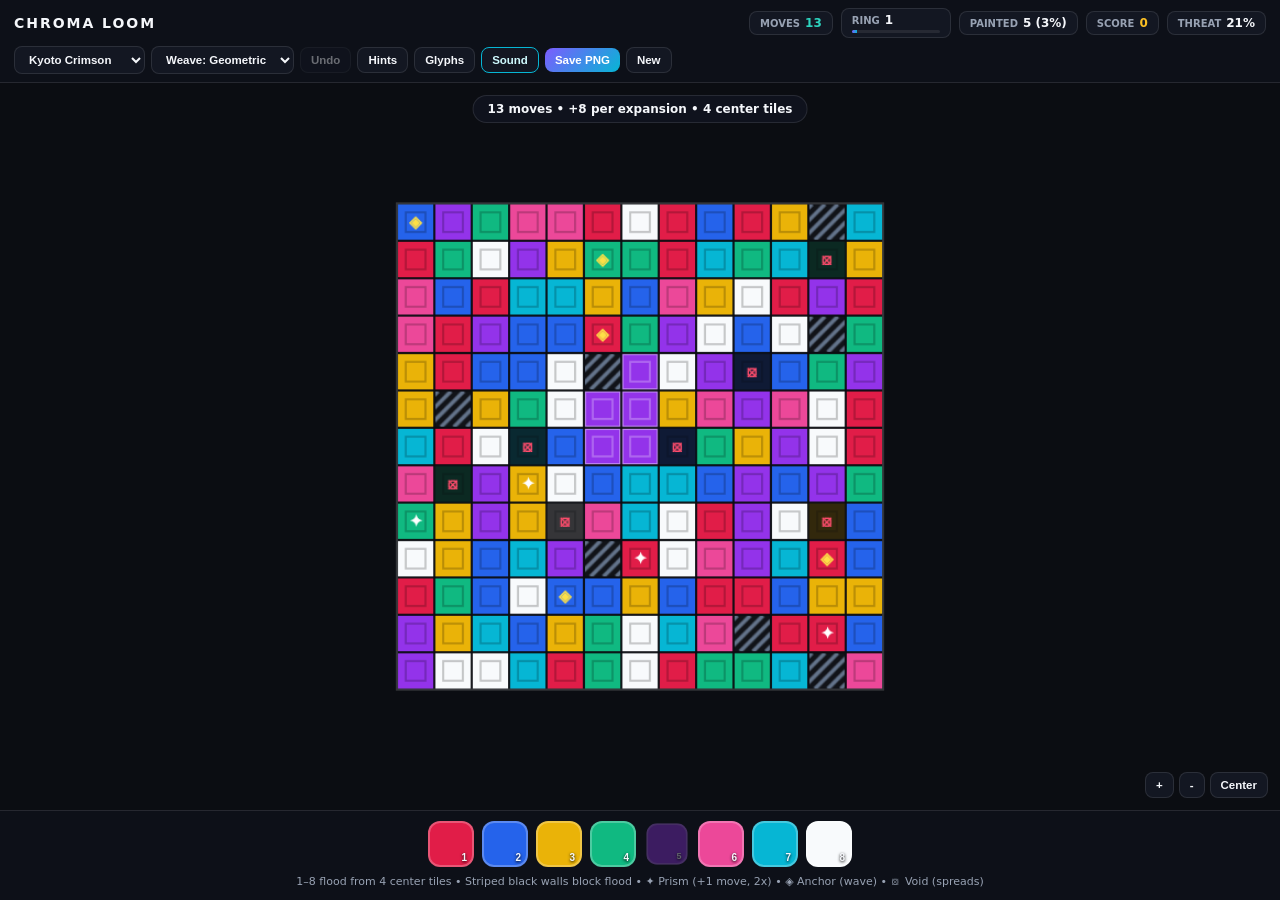
<file: chroma-loom.html>
<!DOCTYPE html>
<html lang="en">
<head>
<meta name="curioid-release" content="v1.396">
<meta name="curioid-document" content="chroma-loom.html">
<meta name="robots" content="noindex,nofollow">

  <meta charset="UTF-8" />
  <meta name="viewport" content="width=device-width, initial-scale=1.0" />
  <meta http-equiv="Content-Security-Policy" content="default-src 'none';script-src 'self' 'sha256-P/38yGAfRlPMxJs3DQUfV7R6jVihNOKZI8YbqELEvHg=' 'sha256-snKrmA3/x7ip8bO0fgCmgIfzjLEF9Y3LOzq7tXzHGqI='; style-src 'unsafe-inline'; img-src data: blob:; media-src data: blob:; font-src 'self'; connect-src 'none'; object-src 'none'; base-uri 'none'; form-action 'none'; upgrade-insecure-requests">
  <script data-cfasync="false" id="curioid-frame-guard">
(() => {
  let blocked = false;
  const requestsCurioidEmbed = new URLSearchParams(window.location.search).get('curioid-embed') === '1';
  let approvedCurioidParent = false;
  let curioidParentOrigin = '';
  if (requestsCurioidEmbed && document.referrer) {
    try {
      const parentUrl = new URL(document.referrer);
      const ownDirectory = new URL('.', window.location.href);
      approvedCurioidParent = parentUrl.origin === window.location.origin &&
        parentUrl.pathname.startsWith(ownDirectory.pathname);
      if (approvedCurioidParent) curioidParentOrigin = parentUrl.origin;
    } catch (_) {}
  }
  if (window.top !== window.self && !approvedCurioidParent) {
    try { blocked = window.top.location.origin !== window.location.origin; }
    catch (_) { blocked = true; }
  }
  if (!blocked) return;

  const cancelInteraction = event => {
    if (event.cancelable) event.preventDefault();
    event.stopImmediatePropagation();
  };
  const blockedEvents = [
    'click', 'auxclick', 'dblclick', 'contextmenu', 'submit', 'reset',
    'beforeinput', 'input', 'change', 'focus', 'focusin', 'keydown', 'keypress', 'keyup',
    'pointerdown', 'pointerup', 'pointermove', 'mousedown', 'mouseup',
    'touchstart', 'touchend', 'dragstart', 'drop'
  ];
  for (const type of blockedEvents) {
    window.addEventListener(type, cancelInteraction, { capture: true, passive: false });
  }

  const showFrameWarning = () => {
    if (document.body) document.body.inert = true;
    if (document.getElementById('curioid-frame-warning')) return;
    const panel = document.createElement('section');
    panel.id = 'curioid-frame-warning';
    panel.setAttribute('role', 'alert');
    panel.setAttribute('aria-live', 'assertive');
    panel.style.cssText = 'position:fixed;inset:0;z-index:2147483647;display:grid;place-content:center;justify-items:center;gap:12px;box-sizing:border-box;padding:32px;background:#101014;color:#f8f7ff;font:16px/1.55 system-ui,sans-serif;text-align:center;pointer-events:auto;isolation:isolate;';
    const heading = document.createElement('h1');
    heading.textContent = 'Open CURIOID directly';
    heading.style.cssText = 'max-width:24ch;margin:0;font-size:clamp(24px,5vw,38px);line-height:1.15;';
    const message = document.createElement('p');
    message.textContent = 'For your safety, this page is disabled inside another website. Open it in its own tab to use CURIOID.';
    message.style.cssText = 'max-width:48ch;margin:0;color:#d2d0dc;';
    panel.append(heading, message);
    document.documentElement.append(panel);
  };

  if (document.readyState === 'loading') {
    document.addEventListener('DOMContentLoaded', showFrameWarning, { once: true });
  } else {
    showFrameWarning();
  }
})();
  </script>
  <title>CHROMA LOOM</title>
  <style>
    :root {
      --bg: #0b0d12;
      --panel: #131722;
      --border: rgba(255, 255, 255, 0.1);
      --text: #f5f7fb;
      --muted: #98a2b3;
      --danger: #ff4d6d;
      --good: #2dd4bf;
      --gold: #fbbf24;
      --accent: #7c5cff;
      --accent2: #06b6d4;
      --font: ui-sans-serif, system-ui, -apple-system, Segoe UI, Roboto, sans-serif;
    }
    * { box-sizing: border-box; user-select: none; }
    html, body {
      margin: 0; padding: 0; width: 100%; height: 100%;
      overflow: hidden; background: var(--bg); color: var(--text); font-family: var(--font);
    }
    #app {
      width: 100vw; height: 100vh; min-width: 0; min-height: 0;
      display: grid; grid-template-rows: auto minmax(0, 1fr) auto;
    }
    header, footer {
      background: #0d1018; padding: 8px 14px;
      display: flex; align-items: center; justify-content: space-between; gap: 8px; flex-wrap: wrap;
    }
    header { border-bottom: 1px solid var(--border); }
    footer { border-top: 1px solid var(--border); flex-direction: column; padding: 10px 14px 12px; }
    h1 { margin: 0; font-size: 14px; letter-spacing: 0.14em; text-transform: uppercase; }
    .hud { display: flex; gap: 8px; flex-wrap: wrap; align-items: center; }
    .pill {
      background: var(--panel); border: 1px solid var(--border); border-radius: 8px;
      padding: 4px 10px; font-size: 12px; font-weight: 700; font-variant-numeric: tabular-nums;
    }
    .pill span { color: var(--muted); font-size: 10px; text-transform: uppercase; margin-right: 5px; }
    .good { color: var(--good); }
    .danger { color: var(--danger); }
    .gold { color: var(--gold); }
    .bar { width: 100%; height: 3px; background: rgba(255,255,255,0.08); border-radius: 99px; overflow: hidden; margin-top: 3px; }
    .bar > i { display: block; height: 100%; width: 0%; background: linear-gradient(90deg, var(--accent), var(--accent2)); }
    .actions { display: flex; gap: 6px; flex-wrap: wrap; align-items: center; }
    select, button {
      background: var(--panel); color: var(--text); border: 1px solid var(--border);
      border-radius: 8px; padding: 6px 10px; font-size: 11.5px; font-weight: 600; cursor: pointer;
    }
    button:hover:not(:disabled) { border-color: rgba(255,255,255,0.28); }
    button:disabled { opacity: 0.4; cursor: not-allowed; }
    button.on { border-color: var(--accent2); color: #cffafe; }
    button.primary { background: linear-gradient(135deg, var(--accent), var(--accent2)); border: none; color: #fff; }
    #viewport { position: relative; width: 100%; height: 100%; min-width: 0; min-height: 0; overflow: hidden; cursor: grab; touch-action: none; }
    #viewport:active { cursor: grabbing; }
    canvas { display: block; width: 100%; height: 100%; }
    #toast {
      position: absolute; top: 12px; left: 50%; transform: translateX(-50%);
      background: rgba(16, 20, 31, 0.95); border: 1px solid var(--border); border-radius: 99px;
      padding: 6px 14px; font-size: 12px; font-weight: 600; opacity: 0; pointer-events: none;
      transition: opacity 0.16s ease; white-space: nowrap;
    }
    #toast.show { opacity: 1; }
    .zoom-box { position: absolute; right: 12px; bottom: 12px; display: flex; gap: 5px; }
    .swatches { display: flex; gap: 8px; flex-wrap: wrap; justify-content: center; }
    .swatch {
      position: relative; width: 46px; height: 46px; border-radius: 12px;
      border: 2px solid rgba(255,255,255,0.25); padding: 0; transition: transform 0.1s ease;
    }
    .swatch:hover:not(:disabled) { transform: translateY(-3px); border-color: #fff; }
    .swatch.current { opacity: 0.35; transform: scale(0.9); cursor: default; }
    .swatch.hint { border-color: var(--gold); }
    .swatch .k { position: absolute; bottom: 2px; right: 5px; font-size: 10px; font-weight: 800; text-shadow: 0 1px 3px #000; }
    .swatch .g { position: absolute; top: -7px; left: -5px; background: #0b0d12; color: var(--gold); border: 1px solid var(--gold); border-radius: 99px; padding: 0 5px; font-size: 10px; font-weight: 800; }
    .note { font-size: 11px; color: var(--muted); text-align: center; }
    #modal {
      position: fixed; inset: 0; background: rgba(6,8,13,0.84); display: none;
      align-items: center; justify-content: center; z-index: 30; padding: 16px;
    }
    #modal.open { display: flex; }
    .card {
      background: #141824; border: 1px solid var(--border); border-radius: 18px;
      max-width: 400px; width: 100%; padding: 22px; text-align: center;
    }
    .card h2 { margin: 0 0 8px; font-size: 20px; }
    .card p { margin: 0 0 16px; color: var(--muted); font-size: 13px; }
    .summary { display: grid; grid-template-columns: repeat(3, 1fr); gap: 8px; margin-bottom: 18px; }
    .summary div { background: rgba(255,255,255,0.04); border-radius: 10px; padding: 8px; }
    .summary strong { display: block; font-size: 16px; }
    .summary small { font-size: 10px; color: var(--muted); text-transform: uppercase; }
    .row { display: flex; gap: 8px; justify-content: center; flex-wrap: wrap; }
  </style>
<meta name="referrer" content="strict-origin"/>

<style id="curioid-v1-342-layout-guard">
  :where(main,section,article,aside,header,footer,form,fieldset,nav,div,label,details,summary,
    .container,.workspace,.workbench,.app-shell,.app-content,.tool-pane,.tool-card,.panel,.card) { min-width:0; }
  :where(h1,h2,h3,h4,h5,p,li,small,label,legend,summary,button,a,span,b,strong,output,figcaption) { overflow-wrap:anywhere; word-break:normal; }
  :where(button,[role="button"],input,select,textarea,output) { min-width:0; max-width:100%; white-space:normal; }
  :where(img,svg,video,canvas,iframe) { max-width:100%; }
  :where(pre,pre code,table,textarea,.code-output,.console-output) { max-width:100%; }
  @media(max-width:680px) {
    :where(.toolbar,.actions,.action-row,.button-row,.tool-button-row,.form-actions,.dt-actions,.header-actions,.footer-actions) { min-width:0; flex-wrap:wrap; }
    :where(.container,.workspace,.workbench,.app-shell,.app-content,.tool-pane,.tool-card,.panel,.card) { min-width:0; max-width:100%; }
  }
</style>


<!-- CURIOID v1.385 content-fit and responsive text care -->
<style id="curioid-content-fit-v1-385">
/* CURIOID v1.385 cross-page content-fit safeguards. These rules preserve nodes and
   content; code/data surfaces keep their own horizontal scrolling where needed. */
:where(html,body,main,header,footer,section,article,aside,nav,form,fieldset,dialog,div,ul,ol,li,dl,dt,dd,figure,figcaption,table,thead,tbody,tfoot,tr,th,td){min-width:0;}
:where(h1,h2,h3,h4,h5,h6,p,li,label,legend,summary,figcaption,dt,dd,blockquote,a,output,.description,.help,.status,.message,.readout,.notice,.toast){overflow-wrap:anywhere;word-break:normal;}
:where(button,[role="button"],input,select,textarea){box-sizing:border-box;min-width:0;max-width:100%;}
:where(input:not([type="checkbox"]):not([type="radio"]):not([type="range"]):not([type="color"]),select,textarea){max-inline-size:100%;}
:where(img,picture,video,iframe,svg){max-inline-size:100%;}
:where(img,video){block-size:auto;}
:where(pre,pre code,.code-editor,.code-output,.console-output,.log-output,.terminal-output,.source-editor,.monospace-output){max-inline-size:100%;overflow-x:auto;overflow-wrap:normal;white-space:pre;overscroll-behavior-inline:contain;}
:where(table){max-inline-size:100%;}
:where(.room-window .room-mount,.room-window .room-body,.room-window .room-content,.room-window .room-header,.room-window .room-footer){min-width:0;max-width:100%;}
:where(.room-window .room-mount,.room-window .room-body) :where(.toolbar,.tool-row,.tool-bar,.actions,.action-row,.button-row,.control-row,.form-actions,.tabs,.tab-list,[role="tablist"]){min-width:0;max-width:100%;flex-wrap:wrap;}
:where(.room-window .room-mount,.room-window .room-body) :where(.toolbar,.tool-row,.tool-bar,.actions,.action-row,.button-row,.control-row,.form-actions) :where(button,a,input,select){min-width:0;max-width:100%;}
:where(.room-window .room-mount,.room-window .room-body) :where(.grid,.form-grid,.card-grid,.panel-grid,.workspace-grid,.editor-grid,.split-layout,.column-layout){min-width:0;max-width:100%;}
:where(.room-window .room-mount,.room-window .room-body) :where(input[type="file"],input[type="text"],input[type="search"],input[type="email"],input[type="url"],input[type="number"],select,textarea){box-sizing:border-box;min-width:0;max-width:100%;}
@media(max-width:760px){
  :where(.room-window.open .room-body,.room-window.open .room-mount){min-width:0;max-width:100%;}
  :where(.room-window.open .room-mount,.room-window.open .room-body) :where(.toolbar,.tool-row,.tool-bar,.actions,.action-row,.button-row,.control-row,.form-actions,.tabs,.tab-list,[role="tablist"]){flex-wrap:wrap;}
  :where(.room-window.open .room-mount,.room-window.open .room-body) table{display:block;max-width:100%;overflow-x:auto;}
  :where(.room-window.open .room-mount,.room-window.open .room-body) :where(button,a,input,select,textarea){max-width:100%;}
}

</style>
</head>
<body>
<div id="app">
  <header>
    <h1>Chroma Loom</h1>
    <div class="hud">
      <div class="pill"><span>Moves</span><b id="uiMoves" class="good">13</b></div>
      <div class="pill" style="min-width:110px">
        <span>Ring</span><b id="uiRing">1</b>
        <div class="bar"><i id="uiBar"></i></div>
      </div>
      <div class="pill"><span>Painted</span><b id="uiArea">4</b></div>
      <div class="pill"><span>Score</span><b id="uiScore" class="gold">0</b></div>
      <div class="pill"><span>Threat</span><b id="uiThreat">0%</b></div>
    </div>
    <div class="actions">
      <select id="uiPalette" aria-label="Color palette">
        <option value="kyoto">Kyoto Crimson</option>
        <option value="bauhaus">Bauhaus</option>
        <option value="aurora">Midnight Aurora</option>
        <option value="terracotta">Terracotta</option>
      </select>
      <select id="uiWeave" aria-label="Weave pattern">
        <option value="geo">Weave: Geometric</option>
        <option value="rings">Weave: Op-Art</option>
        <option value="wave">Weave: Flow</option>
      </select>
      <button id="uiUndo" disabled>Undo</button>
      <button id="uiHints">Hints</button>
      <button id="uiGlyphs">Glyphs</button>
      <button id="uiSound">Sound</button>
      <button id="uiSave" class="primary">Save PNG</button>
      <button id="uiReset">New</button>
    </div>
  </header>

  <div id="viewport">
    <canvas id="canvas"></canvas>
    <div id="toast"></div>
    <div class="zoom-box">
      <button id="uiZoomIn">+</button>
      <button id="uiZoomOut">-</button>
      <button id="uiCenter">Center</button>
    </div>
  </div>

  <footer>
    <div class="swatches" id="uiSwatches"></div>
    <div class="note">1–8 flood from 4 center tiles • Striped black walls block flood • ✦ Prism (+1 move, 2x) • ◈ Anchor (wave) • ⦻ Void (spreads)</div>
  </footer>
</div>

<div id="modal">
  <div class="card">
    <h2 id="mTitle">Out of Moves</h2>
    <p id="mDesc">Ran out of moves before expanding.</p>
    <div class="summary">
      <div><strong id="mRing">1</strong><small>Ring</small></div>
      <div><strong id="mTiles">0</strong><small>Tiles</small></div>
      <div><strong id="mScore">0</strong><small>Score</small></div>
    </div>
    <div class="row">
      <button id="mSave" class="primary">Save PNG</button>
      <button id="mRetry">New Game</button>
    </div>
  </div>
</div>

<script data-cfasync="false">
(() => {
  const COLORS = 8;
  const START_MOVES = 13;
  const EXPAND_MOVES = 8;
  const TILE = 34;
  const NORMAL = 0, PRISM = 1, VOID = 2, ANCHOR = 3, WALL = 4;
  const GLYPHS = ["●", "▲", "■", "◆", "★", "✚", "◉", "❖"];
  const DIRS = [[1, 0], [-1, 0], [0, 1], [0, -1]];
  const NOTES = [261.63, 293.66, 329.63, 392, 440, 523.25, 587.33, 659.25];

  const PALETTES = {
    kyoto:      { bg: "#0b0d12", c: ["#e11d48","#2563eb","#eab308","#10b981","#9333ea","#ec4899","#06b6d4","#f8fafc"] },
    bauhaus:    { bg: "#0d0f14", c: ["#dc2626","#1d4ed8","#facc15","#0d9488","#7c3aed","#db2777","#65a30d","#e2e8f0"] },
    aurora:     { bg: "#070a12", c: ["#10b981","#ef4444","#a855f7","#eab308","#2563eb","#f43f5e","#c084fc","#f8fafc"] },
    terracotta: { bg: "#0f0d0b", c: ["#c2410c","#0f766e","#eab308","#4338ca","#be185d","#4d7c0f","#7c3aed","#38bdf8"] }
  };

  let audioCtx = null, soundOn = true;
  function beep(count, combo, anchor) {
    if (!soundOn) return;
    const AC = window.AudioContext || window.webkitAudioContext;
    if (!AC) return;
    if (!audioCtx) audioCtx = new AC();
    if (audioCtx.state === "suspended") audioCtx.resume().catch(() => {});
    const t = audioCtx.currentTime;
    const osc = audioCtx.createOscillator();
    const gain = audioCtx.createGain();
    osc.type = anchor ? "sine" : "triangle";
    osc.frequency.setValueAtTime(NOTES[Math.min(7, count + combo)] * (anchor ? 1.5 : 1), t);
    gain.gain.setValueAtTime(0.05, t);
    gain.gain.exponentialRampToValueAtTime(0.0008, t + 0.2);
    osc.connect(gain); gain.connect(audioCtx.destination);
    osc.start(t); osc.stop(t + 0.21);
  }

  const canvas = document.getElementById("canvas");
  const ctx = canvas.getContext("2d", { alpha: false });
  const viewport = document.getElementById("viewport");
  const art = document.createElement("canvas");
  const actx = art.getContext("2d");
  const wallStamp = document.createElement("canvas");
  const wctx = wallStamp.getContext("2d");
  let wallStampSize = 0;

  const ui = {
    moves: document.getElementById("uiMoves"),
    ring: document.getElementById("uiRing"),
    bar: document.getElementById("uiBar"),
    area: document.getElementById("uiArea"),
    score: document.getElementById("uiScore"),
    threat: document.getElementById("uiThreat"),
    palette: document.getElementById("uiPalette"),
    weave: document.getElementById("uiWeave"),
    undo: document.getElementById("uiUndo"),
    hints: document.getElementById("uiHints"),
    glyphs: document.getElementById("uiGlyphs"),
    sound: document.getElementById("uiSound"),
    save: document.getElementById("uiSave"),
    reset: document.getElementById("uiReset"),
    zoomIn: document.getElementById("uiZoomIn"),
    zoomOut: document.getElementById("uiZoomOut"),
    center: document.getElementById("uiCenter"),
    swatches: document.getElementById("uiSwatches"),
    toast: document.getElementById("toast"),
    modal: document.getElementById("modal"),
    mTitle: document.getElementById("mTitle"),
    mDesc: document.getElementById("mDesc"),
    mRing: document.getElementById("mRing"),
    mTiles: document.getElementById("mTiles"),
    mScore: document.getElementById("mScore"),
    mSave: document.getElementById("mSave"),
    mRetry: document.getElementById("mRetry")
  };

  let grid = { bound: 6, stride: 13, color: null, owned: null, special: null, seed: null };
  let scratch = { vis: null, qx: null, qy: null };
  let dirty = new Set(), fullRebuild = true, frameScheduled = false;
  let history = [];

  let state = {
    palette: "kyoto", weave: "geo", hints: false, glyphs: false,
    ring: 1, moves: START_MOVES, score: 0, combo: 0, turns: 0,
    currentColor: 0, gameOver: false,
    camX: 0, camY: 0, zoom: 1.1,
    dragging: false, lx: 0, ly: 0, scx: 0, scy: 0
  };

  function h2(x, y, s) {
    let n = (x * 374761393 + y * 668265263 + s * 1442695041) | 0;
    n = Math.imul(n ^ (n >>> 13), 1274126177);
    return ((n ^ (n >>> 16)) >>> 0) & 255;
  }

  function idx(x, y, b = grid.bound) { return (y + b) * (b * 2 + 1) + (x + b); }
  function inside(x, y, b = grid.bound) { return x >= -b && x <= b && y >= -b && y <= b; }
  function targetRatio(ring) { return Math.min(0.62, 0.48 + (ring - 1) * 0.02); }

  function scheduleDraw() {
    if (!frameScheduled) {
      frameScheduled = true;
      requestAnimationFrame(() => {
        frameScheduled = false;
        draw();
      });
    }
  }

  let toastTimer = null;
  function toast(msg) {
    ui.toast.textContent = msg;
    ui.toast.classList.add("show");
    clearTimeout(toastTimer);
    toastTimer = setTimeout(() => ui.toast.classList.remove("show"), 2000);
  }

  function ensureScratch(len) {
    if (!scratch.vis || scratch.vis.length < len) {
      scratch.vis = new Uint8Array(len);
      scratch.qx = new Int16Array(len);
      scratch.qy = new Int16Array(len);
    }
  }

  function alloc(newBound, old) {
    const stride = newBound * 2 + 1;
    const len = stride * stride;
    ensureScratch(len);

    const color = new Uint8Array(len);
    const owned = new Uint8Array(len);
    const special = new Uint8Array(len);
    const seed = new Uint8Array(len);

    for (let y = -newBound; y <= newBound; y++) {
      for (let x = -newBound; x <= newBound; x++) {
        const d = (y + newBound) * stride + (x + newBound);
        if (old && inside(x, y, old.bound)) {
          const s = idx(x, y, old.bound);
          color[d] = old.color[s]; owned[d] = old.owned[s];
          special[d] = old.special[s]; seed[d] = old.seed[s];
        } else {
          color[d] = h2(x, y, 7 + state.ring) % COLORS;
          seed[d] = h2(x, y, 99);
          const r = h2(x, y, state.ring * 17 + 5) / 255;
          const wP = Math.min(0.09, 0.04 + state.ring * 0.008);
          const vP = Math.min(0.09, 0.025 + state.ring * 0.008);
          if (r < wP) special[d] = WALL;
          else if (r < wP + vP) special[d] = VOID;
          else if (r < wP + vP + 0.025) special[d] = ANCHOR;
          else if (r < wP + vP + 0.055) special[d] = PRISM;
          else special[d] = NORMAL;
        }
      }
    }
    grid = { bound: newBound, stride, color, owned, special, seed };
    fullRebuild = true;
  }

  function pushUndo() {
    history.push({
      ring: state.ring, moves: state.moves, score: state.score,
      combo: state.combo, turns: state.turns, currentColor: state.currentColor,
      bound: grid.bound,
      color: new Uint8Array(grid.color), owned: new Uint8Array(grid.owned),
      special: new Uint8Array(grid.special), seed: new Uint8Array(grid.seed)
    });
    if (history.length > 8) history.shift();
    ui.undo.disabled = false;
  }

  function undo() {
    if (!history.length || state.gameOver) return;
    const h = history.pop();
    state.ring = h.ring; state.moves = h.moves; state.score = h.score;
    state.combo = h.combo; state.turns = h.turns; state.currentColor = h.currentColor;
    grid = { bound: h.bound, stride: h.bound * 2 + 1, color: h.color, owned: h.owned, special: h.special, seed: h.seed };
    ensureScratch(grid.stride * grid.stride);
    fullRebuild = true;
    ui.undo.disabled = history.length === 0;
    refreshUI(); draw();
  }

  function startGame() {
    state.ring = 1; state.moves = START_MOVES; state.score = 0;
    state.combo = 0; state.turns = 0; state.gameOver = false;
    state.camX = 0; state.camY = 0; state.zoom = 1.1;
    history = []; dirty.clear(); ui.undo.disabled = true;
    ui.modal.classList.remove("open");

    alloc(6, null);
    const c0 = grid.color[idx(0, 0)];
    state.currentColor = c0;
    for (let y = -1; y <= 0; y++) {
      for (let x = -1; x <= 0; x++) {
        const i = idx(x, y);
        grid.color[i] = c0; grid.owned[i] = 1; grid.special[i] = NORMAL;
      }
    }
    flood(c0, true);
    refreshUI(); draw();
    toast("13 moves • +8 per expansion • 4 center tiles");
  }

  function ownedCount() {
    let n = 0;
    for (let i = 0; i < grid.owned.length; i++) if (grid.owned[i]) n++;
    return n;
  }

  function bfs(targetColor) {
    const { bound, stride, color, owned, special } = grid;
    const { vis, qx, qy } = scratch;
    vis.fill(0);
    let head = 0, tail = 0;

    for (let y = -bound; y <= bound; y++) {
      for (let x = -bound; x <= bound; x++) {
        const i = (y + bound) * stride + (x + bound);
        if (owned[i]) { vis[i] = 1; qx[tail] = x; qy[tail] = y; tail++; }
      }
    }

    const found = [];
    while (head < tail) {
      const cx = qx[head], cy = qy[head]; head++;
      for (let d = 0; d < 4; d++) {
        const nx = cx + DIRS[d][0], ny = cy + DIRS[d][1];
        if (!inside(nx, ny, bound)) continue;
        const ni = (ny + bound) * stride + (nx + bound);
        if (!vis[ni] && special[ni] !== WALL && color[ni] === targetColor) {
          vis[ni] = 1; found.push({ x: nx, y: ny, i: ni });
          qx[tail] = nx; qy[tail] = ny; tail++;
        }
      }
    }
    return found;
  }

  function flood(newColor, init = false) {
    if (!init) pushUndo();
    const { bound, stride, color, owned, special } = grid;

    for (let i = 0; i < owned.length; i++) {
      if (owned[i] && special[i] !== WALL) { color[i] = newColor; dirty.add(i); }
    }

    const cap = bfs(newColor);
    let mult = 1, prismMove = 0, hitAnchor = false;

    for (let k = 0; k < cap.length; k++) {
      const { i } = cap[k];
      owned[i] = 1; dirty.add(i);
      const sp = special[i];
      if (sp === PRISM) { prismMove = 1; mult = 2; special[i] = NORMAL; }
      else if (sp === VOID) { special[i] = NORMAL; }
      else if (sp === ANCHOR) { hitAnchor = true; mult = 2; special[i] = NORMAL; }
    }

    if (hitAnchor && cap.length) {
      const base = cap.length;
      for (let k = 0; k < base; k++) {
        for (let d = 0; d < 4; d++) {
          const nx = cap[k].x + DIRS[d][0], ny = cap[k].y + DIRS[d][1];
          if (!inside(nx, ny, bound)) continue;
          const ni = (ny + bound) * stride + (nx + bound);
          if (!owned[ni] && special[ni] !== WALL && color[ni] === newColor) {
            owned[ni] = 1; special[ni] = NORMAL; dirty.add(ni);
            cap.push({ x: nx, y: ny, i: ni });
          }
        }
      }
    }

    state.currentColor = newColor;
    if (init) return;

    state.turns++;
    state.moves = state.moves - 1 + prismMove;

    if (cap.length) {
      state.combo++;
      state.score += cap.length * 15 * state.ring * mult + state.combo * 10;
      beep(cap.length, state.combo, hitAnchor);
    } else {
      state.combo = 0;
      beep(0, 0, false);
    }

    const interval = state.ring >= 3 ? 2 : 3;
    if (state.turns % interval === 0) {
      const voids = [];
      for (let y = -bound; y <= bound; y++) {
        for (let x = -bound; x <= bound; x++) {
          const i = (y + bound) * stride + (x + bound);
          if (special[i] === VOID) voids.push({ x, y });
        }
      }
      for (let v = 0; v < voids.length; v++) {
        const cands = [];
        for (let d = 0; d < 4; d++) {
          const nx = voids[v].x + DIRS[d][0], ny = voids[v].y + DIRS[d][1];
          if (!inside(nx, ny, bound)) continue;
          const ni = (ny + bound) * stride + (nx + bound);
          if (!owned[ni] && special[ni] === NORMAL) cands.push(ni);
        }
        if (cands.length) {
          const pick = cands[h2(voids[v].x, voids[v].y, state.turns) % cands.length];
          special[pick] = VOID; dirty.add(pick);
        }
      }
    }

    const total = stride * stride;
    const ratio = ownedCount() / total;
    if (ratio >= targetRatio(state.ring)) {
      state.ring++;
      state.moves += EXPAND_MOVES;
      state.score += 200 * state.ring;
      alloc(grid.bound + 3, grid);
      state.zoom = Math.max(0.24, Math.min(1.05, (Math.min(viewport.clientWidth, viewport.clientHeight) * 0.72) / (grid.stride * TILE)));
      toast(`Ring ${state.ring}! +${EXPAND_MOVES} moves`);
    } else if (state.moves <= 0) {
      state.gameOver = true;
      ui.mRing.textContent = state.ring;
      ui.mTiles.textContent = ownedCount();
      ui.mScore.textContent = state.score;
      ui.mTitle.textContent = `Out of Moves (Ring ${state.ring})`;
      ui.mDesc.textContent = `You painted ${ownedCount()} tiles.`;
      ui.modal.classList.add("open");
    }

    refreshUI();
    draw();
  }

  function getWallStamp(sz) {
    const qsz = Math.max(8, Math.round(sz));
    if (wallStampSize === qsz) return wallStamp;
    wallStampSize = qsz;
    wallStamp.width = qsz;
    wallStamp.height = qsz;
    wctx.fillStyle = "#111318";
    wctx.fillRect(0, 0, qsz, qsz);
    wctx.strokeStyle = "#64748b";
    wctx.lineWidth = Math.max(1.5, qsz * 0.11);
    for (let o = -qsz; o <= qsz * 2; o += qsz * 0.36) {
      wctx.beginPath();
      wctx.moveTo(o, 0);
      wctx.lineTo(o - qsz, qsz);
      wctx.stroke();
    }
    return wallStamp;
  }

  function drawTile(c, i, cx, cy, sz, hex) {
    const h = sz / 2;
    const sp = grid.special[i];

    if (sp === WALL) {
      c.drawImage(getWallStamp(sz), cx - h, cy - h, sz, sz);
      return;
    }

    c.save();
    c.beginPath(); c.rect(cx - h, cy - h, sz, sz); c.clip();
    c.fillStyle = hex;
    c.fillRect(cx - h, cy - h, sz, sz);

    const s = grid.seed[i] / 255;
    c.strokeStyle = grid.owned[i] ? "rgba(255,255,255,0.28)" : "rgba(0,0,0,0.22)";
    c.lineWidth = Math.max(1, sz * 0.055);

    if (state.weave === "geo") {
      c.strokeRect(cx - h * 0.55, cy - h * 0.55, sz * 0.55, sz * 0.55);
    } else if (state.weave === "rings") {
      c.beginPath(); c.arc(cx, cy, h * (0.35 + s * 0.35), 0, Math.PI * 2); c.stroke();
    } else {
      c.beginPath(); c.moveTo(cx - h, cy + (s - 0.5) * h); c.lineTo(cx + h, cy - (s - 0.5) * h); c.stroke();
    }

    if (grid.owned[i]) {
      c.strokeStyle = "rgba(255,255,255,0.4)"; c.lineWidth = 1.5;
      c.strokeRect(cx - h + 0.5, cy - h + 0.5, sz - 1, sz - 1);
    }

    c.textAlign = "center"; c.textBaseline = "middle";
    if (sp === PRISM) {
      c.fillStyle = "#fff"; c.font = `bold ${Math.round(sz * 0.45)}px sans-serif`; c.fillText("✦", cx, cy + 1);
    } else if (sp === ANCHOR) {
      c.fillStyle = "#fde047"; c.font = `bold ${Math.round(sz * 0.45)}px sans-serif`; c.fillText("◈", cx, cy + 1);
    } else if (sp === VOID) {
      c.fillStyle = "rgba(10,10,14,0.82)"; c.fillRect(cx - h, cy - h, sz, sz);
      c.fillStyle = "#ff4d6d"; c.font = `bold ${Math.round(sz * 0.42)}px sans-serif`; c.fillText("⦻", cx, cy + 1);
    } else if (state.glyphs) {
      c.fillStyle = "rgba(255,255,255,0.85)"; c.font = `bold ${Math.round(sz * 0.32)}px sans-serif`;
      c.fillText(GLYPHS[grid.color[i] % COLORS], cx, cy + 0.5);
    }
    c.restore();
  }

  function syncArt() {
    const pal = PALETTES[state.palette];
    const span = grid.stride * TILE + 8;
    if (art.width !== span || art.height !== span) { art.width = span; art.height = span; fullRebuild = true; }
    const o = span / 2;

    if (fullRebuild) {
      actx.clearRect(0, 0, span, span);
      for (let y = -grid.bound; y <= grid.bound; y++) {
        for (let x = -grid.bound; x <= grid.bound; x++) {
          const i = (y + grid.bound) * grid.stride + (x + grid.bound);
          drawTile(actx, i, o + x * TILE, o + y * TILE, TILE - 1.5, pal.c[grid.color[i]]);
        }
      }
      dirty.clear(); fullRebuild = false;
      return;
    }

    for (const i of dirty) {
      const x = (i % grid.stride) - grid.bound;
      const y = Math.floor(i / grid.stride) - grid.bound;
      if (!inside(x, y)) continue;
      const cx = o + x * TILE, cy = o + y * TILE;
      actx.clearRect(cx - TILE / 2, cy - TILE / 2, TILE, TILE);
      drawTile(actx, i, cx, cy, TILE - 1.5, pal.c[grid.color[i]]);
    }
    dirty.clear();
  }

  function draw() {
    syncArt();
    const w = Math.max(1, viewport.clientWidth);
    const h = Math.max(1, viewport.clientHeight);
    const dpr = Math.min(2, window.devicePixelRatio || 1);
    if (canvas.width !== w * dpr || canvas.height !== h * dpr) {
      canvas.width = w * dpr; canvas.height = h * dpr;
    }

    ctx.save();
    ctx.scale(dpr, dpr);
    ctx.fillStyle = PALETTES[state.palette].bg;
    ctx.fillRect(0, 0, w, h);
    ctx.translate(w / 2 - state.camX * state.zoom, h / 2 - state.camY * state.zoom);
    ctx.scale(state.zoom, state.zoom);
    ctx.drawImage(art, -art.width / 2, -art.height / 2);
    const f = grid.stride * TILE;
    ctx.strokeStyle = "rgba(255,255,255,0.16)"; ctx.lineWidth = 2;
    ctx.strokeRect(-f / 2, -f / 2, f, f);
    ctx.restore();
  }

  function refreshUI() {
    ui.moves.textContent = state.moves;
    ui.moves.className = state.moves <= 3 ? "danger" : "good";
    ui.ring.textContent = state.ring;

    const total = grid.stride * grid.stride;
    const own = ownedCount();
    const pct = own / total;
    const req = targetRatio(state.ring);
    ui.bar.style.width = `${Math.min(100, (pct / req) * 100)}%`;
    ui.area.textContent = `${own} (${Math.round(pct * 100)}%)`;
    ui.score.textContent = state.score;

    let voids = 0;
    for (let i = 0; i < grid.special.length; i++) if (grid.special[i] === VOID) voids++;
    const thr = Math.min(100, Math.round((voids / total) * 500));
    ui.threat.textContent = `${thr}%`;
    ui.threat.className = thr >= 30 ? "danger" : "";

    let best = -1, bestW = -1;
    const gains = new Array(COLORS).fill(0);
    if (state.hints) {
      for (let c = 0; c < COLORS; c++) {
        if (c === state.currentColor) continue;
        const cap = bfs(c);
        gains[c] = cap.length;
        let wgt = cap.length;
        for (let k = 0; k < cap.length; k++) {
          const sp = grid.special[cap[k].i];
          if (sp === PRISM) wgt += 2;
          else if (sp === ANCHOR) wgt += 3;
        }
        if (wgt > bestW) { bestW = wgt; best = c; }
      }
    }

    ui.swatches.innerHTML = "";
    PALETTES[state.palette].c.forEach((hex, c) => {
      const b = document.createElement("button");
      const cur = c === state.currentColor;
      b.className = "swatch" + (cur ? " current" : "") + (state.hints && c === best && !cur ? " hint" : "");
      b.style.background = hex;
      b.disabled = cur || state.gameOver;
      b.innerHTML = `<span class="k">${c + 1}</span>` + (state.hints && !cur ? `<span class="g">+${gains[c]}</span>` : "");
      b.onclick = () => flood(c, false);
      ui.swatches.appendChild(b);
    });
  }

  function savePNG() {
    const pal = PALETTES[state.palette];
    const tsz = 44, pad = 32;
    const out = document.createElement("canvas");
    out.width = grid.stride * tsz + pad * 2;
    out.height = grid.stride * tsz + pad * 2;
    const o = out.getContext("2d");
    o.fillStyle = pal.bg; o.fillRect(0, 0, out.width, out.height);
    const ox = out.width / 2, oy = out.height / 2;
    for (let y = -grid.bound; y <= grid.bound; y++) {
      for (let x = -grid.bound; x <= grid.bound; x++) {
        const i = (y + grid.bound) * grid.stride + (x + grid.bound);
        drawTile(o, i, ox + x * tsz, oy + y * tsz, tsz, pal.c[grid.color[i]]);
      }
    }
    out.toBlob((blob) => {
      if (!blob) return;
      const url = URL.createObjectURL(blob);
      const a = document.createElement("a");
      a.download = `chroma-loom-ring-${state.ring}.png`;
      a.href = url;
      a.click();
      setTimeout(() => URL.revokeObjectURL(url), 1000);
      toast("PNG saved");
    }, "image/png");
  }

  viewport.onpointerdown = (e) => { state.dragging = true; state.lx = e.clientX; state.ly = e.clientY; state.scx = state.camX; state.scy = state.camY; };
  window.onpointermove = (e) => {
    if (!state.dragging) return;
    state.camX = state.scx - (e.clientX - state.lx) / state.zoom;
    state.camY = state.scy - (e.clientY - state.ly) / state.zoom;
    scheduleDraw();
  };
  window.onpointerup = () => { state.dragging = false; };
  viewport.onwheel = (e) => {
    e.preventDefault();
    state.zoom = Math.max(0.22, Math.min(2.6, state.zoom * (e.deltaY < 0 ? 1.12 : 0.89)));
    scheduleDraw();
  };
  window.onresize = scheduleDraw;

  ui.zoomIn.onclick = () => { state.zoom = Math.min(2.6, state.zoom * 1.2); draw(); };
  ui.zoomOut.onclick = () => { state.zoom = Math.max(0.22, state.zoom * 0.83); draw(); };
  ui.center.onclick = () => { state.camX = 0; state.camY = 0; draw(); };
  ui.palette.onchange = (e) => { state.palette = e.target.value; fullRebuild = true; refreshUI(); draw(); };
  ui.weave.onchange = (e) => { state.weave = e.target.value; fullRebuild = true; draw(); };
  ui.undo.onclick = undo;
  ui.hints.onclick = () => { state.hints = !state.hints; ui.hints.classList.toggle("on", state.hints); refreshUI(); };
  ui.glyphs.onclick = () => { state.glyphs = !state.glyphs; ui.glyphs.classList.toggle("on", state.glyphs); fullRebuild = true; draw(); };
  ui.sound.onclick = () => { soundOn = !soundOn; ui.sound.classList.toggle("on", soundOn); };
  ui.sound.classList.add("on");
  ui.save.onclick = savePNG;
  ui.mSave.onclick = savePNG;
  ui.reset.onclick = startGame;
  ui.mRetry.onclick = startGame;

  window.onkeydown = (e) => {
    if (e.key === "z" || e.key === "Z") { undo(); return; }
    if (state.gameOver) return;
    const c = parseInt(e.key, 10) - 1;
    if (c >= 0 && c < COLORS && c !== state.currentColor) flood(c, false);
  };

  startGame();
})();
</script>
</body>
</html>
</file>
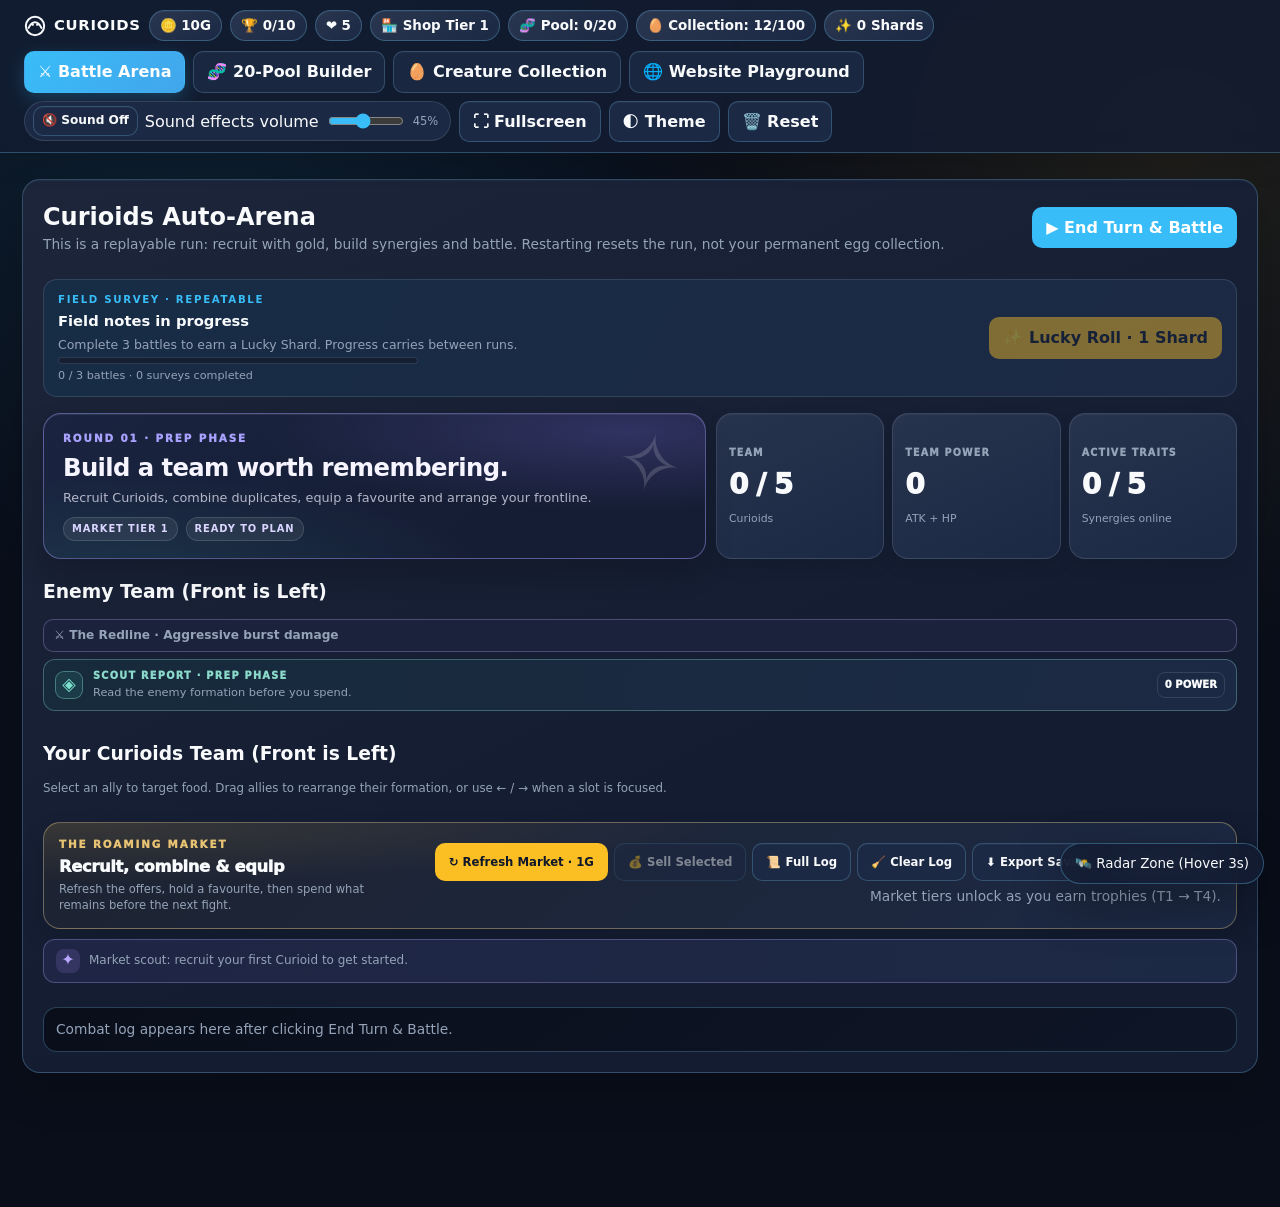
<file: curioids.html>
<!DOCTYPE html>
<html lang="en">
<head>
<meta name="curioid-release" content="v1.396">
<meta name="curioid-document" content="curioids.html">

  <meta charset="UTF-8" />
  <meta name="viewport" content="width=device-width, initial-scale=1.0" />
  <meta name="robots" content="noindex,nofollow" />
  <meta name="description" content="Curioids: a local full-body creature auto-battler and CURIOID website exploration game." />
  <meta http-equiv="Content-Security-Policy" content="default-src 'self';script-src 'self' 'sha256-aHI9x19kygkN7s1is/CayauZmM8YlaltoX1D1ChFN5M=' 'sha256-Sr0vz1fkhQjpPxX7tJVGEdhhCxBcdPAiODGROjy+Gfk='; style-src 'unsafe-inline'; img-src 'self' data: blob:; font-src 'self'; connect-src 'self'; object-src 'none'; base-uri 'none'; form-action 'self'; upgrade-insecure-requests" />
  <script data-cfasync="false" id="curioid-frame-guard">
(() => {
  let blocked = false;
  try {
    blocked = window.top !== window.self && window.top.location.origin !== window.location.origin;
  } catch (_) {
    blocked = true;
  }
  if (!blocked) return;

  const cancelInteraction = event => {
    if (event.cancelable) event.preventDefault();
    event.stopImmediatePropagation();
  };
  const blockedEvents = [
    'click', 'auxclick', 'dblclick', 'contextmenu', 'submit', 'reset',
    'beforeinput', 'input', 'change', 'focus', 'focusin', 'keydown', 'keypress', 'keyup',
    'pointerdown', 'pointerup', 'pointermove', 'mousedown', 'mouseup',
    'touchstart', 'touchend', 'dragstart', 'drop'
  ];
  for (const type of blockedEvents) {
    window.addEventListener(type, cancelInteraction, { capture: true, passive: false });
  }

  const showFrameWarning = () => {
    if (document.body) document.body.inert = true;
    if (document.getElementById('curioid-frame-warning')) return;
    const panel = document.createElement('section');
    panel.id = 'curioid-frame-warning';
    panel.setAttribute('role', 'alert');
    panel.setAttribute('aria-live', 'assertive');
    panel.style.cssText = 'position:fixed;inset:0;z-index:2147483647;display:grid;place-content:center;justify-items:center;gap:12px;box-sizing:border-box;padding:32px;background:#101014;color:#f8f7ff;font:16px/1.55 system-ui,sans-serif;text-align:center;pointer-events:auto;isolation:isolate;';
    const heading = document.createElement('h1');
    heading.textContent = 'Open CURIOID directly';
    heading.style.cssText = 'max-width:24ch;margin:0;font-size:clamp(24px,5vw,38px);line-height:1.15;';
    const message = document.createElement('p');
    message.textContent = 'For your safety, this page is disabled inside another website. Open it in its own tab to use CURIOID.';
    message.style.cssText = 'max-width:48ch;margin:0;color:#d2d0dc;';
    panel.append(heading, message);
    document.documentElement.append(panel);
  };

  if (document.readyState === 'loading') {
    document.addEventListener('DOMContentLoaded', showFrameWarning, { once: true });
  } else {
    showFrameWarning();
  }
})();
  </script>
  <meta name="curioids-build" content="v1.342" />
  <title>CURIOID</title>
  <style>
    :root {
      --bg: #090e1a;
      --surface: #131c31;
      --surface-2: #1c2944;
      --text: #f8fafc;
      --muted: #94a3b8;
      --accent: #38bdf8;
      --accent-2: #fbbf24;
      --freeze: #60a5fa;
      --good: #22c55e;
      --bad: #ef4444;
      --poison: #c084fc;
      --border: rgba(148, 163, 184, 0.2);
      --shadow: 0 12px 30px rgba(0, 0, 0, 0.42);
    }

    body.light-theme {
      --bg: #eef2f6;
      --surface: #ffffff;
      --surface-2: #e2e8f0;
      --text: #0f172a;
      --muted: #475569;
      --accent: #0284c7;
      --accent-2: #d97706;
      --freeze: #2563eb;
      --good: #16a34a;
      --bad: #dc2626;
      --poison: #9333ea;
      --border: rgba(15, 23, 42, 0.14);
      --shadow: 0 10px 25px rgba(15, 23, 42, 0.08);
    }

    * { box-sizing: border-box; }

    body {
      margin: 0;
      font-family: system-ui, -apple-system, "Segoe UI", Roboto, sans-serif;
      background: var(--bg);
      color: var(--text);
      line-height: 1.45;
      transition: background 0.2s ease, color 0.2s ease;
    }

    button, input, select {
      font: inherit;
      color: inherit;
    }

    button {
      cursor: pointer;
      border: 1px solid var(--border);
      background: var(--surface-2);
      border-radius: 10px;
      padding: 8px 13px;
      font-weight: 600;
      transition: transform 0.12s ease, background 0.15s ease, opacity 0.15s ease;
    }

    button:hover:not(:disabled) {
      transform: translateY(-1px);
      background: var(--accent);
      color: #fff;
      border-color: transparent;
    }

    button:disabled {
      opacity: 0.45;
      cursor: not-allowed;
    }

    .btn-primary {
      background: var(--accent);
      color: #fff;
      border-color: transparent;
    }

    .btn-gold {
      background: var(--accent-2);
      color: #0f172a;
      border-color: transparent;
    }

    .btn-freeze.frozen {
      background: color-mix(in srgb, var(--freeze) 28%, var(--surface-2));
      border-color: var(--freeze);
      color: var(--freeze);
    }

    .hud {
      position: sticky;
      top: 0;
      z-index: 500;
      background: color-mix(in srgb, var(--surface) 92%, transparent);
      backdrop-filter: blur(10px);
      border-bottom: 1px solid var(--border);
      padding: 10px 16px;
      display: flex;
      flex-wrap: wrap;
      gap: 10px;
      align-items: center;
      justify-content: space-between;
    }

    .hud-group, .tabs, .row {
      display: flex;
      flex-wrap: wrap;
      gap: 8px;
      align-items: center;
    }

    .brand {
      display: inline-flex;
      align-items: center;
      gap: 8px;
      font-size: 1.05rem;
      font-weight: 900;
      letter-spacing: 0.02em;
    }

    .pill {
      background: var(--surface-2);
      border: 1px solid var(--border);
      padding: 5px 10px;
      border-radius: 999px;
      font-size: 0.84rem;
      font-weight: 700;
    }

    .tab-btn.active {
      background: var(--accent);
      color: #fff;
      border-color: transparent;
    }

    .container {
      max-width: 1180px;
      margin: 0 auto;
      padding: 20px 16px 120px;
    }

    .panel {
      display: none;
      background: var(--surface);
      border: 1px solid var(--border);
      border-radius: 16px;
      padding: 20px;
      box-shadow: var(--shadow);
      margin-bottom: 24px;
    }

    .panel.active { display: block; }

    .board-row {
      display: grid;
      grid-template-columns: repeat(5, minmax(115px, 1fr));
      gap: 10px;
      margin: 10px 0 14px;
    }

    .slot {
      min-height: 158px;
      background: var(--surface-2);
      border: 2px dashed var(--border);
      border-radius: 14px;
      padding: 10px;
      display: flex;
      flex-direction: column;
      align-items: center;
      justify-content: space-between;
      text-align: center;
      position: relative;
      transition: transform 0.14s ease, border-color 0.14s ease, box-shadow 0.14s ease;
    }

    .slot.occupied { border-style: solid; }
    .slot.selected-slot {
      border-color: var(--accent-2);
      box-shadow: 0 0 0 3px color-mix(in srgb, var(--accent-2) 35%, transparent);
    }

    .slot.front-slot::after {
      content: "FRONT";
      position: absolute;
      top: 6px;
      left: 8px;
      font-size: 0.65rem;
      font-weight: 800;
      color: var(--accent);
    }

    .perk-tag {
      position: absolute;
      top: 6px;
      right: 8px;
      font-size: 0.9rem;
    }

    .body-figure {
      position: relative;
      display: inline-flex;
      align-items: center;
      justify-content: center;
      width: 58px;
      height: 52px;
      border-radius: 14px;
      background: radial-gradient(circle at 50% 65%, color-mix(in srgb, var(--accent) 20%, transparent), transparent 72%);
    }


    .unit-name { font-size: 0.84rem; font-weight: 700; }
    .stars { color: var(--accent-2); font-size: 0.78rem; min-height: 1em; }
    .stats-line { display: flex; gap: 8px; font-size: 0.84rem; font-weight: 800; }
    .atk-badge { color: #fb923c; }
    .hp-badge { color: #4ade80; }
    .poison-badge { color: var(--poison); }

    .synergy-bar {
      display: flex;
      flex-wrap: wrap;
      gap: 8px;
      margin: 10px 0 14px;
    }

    .syn-chip {
      padding: 5px 10px;
      border-radius: 8px;
      background: var(--surface-2);
      border: 1px solid var(--border);
      font-size: 0.8rem;
    }

    .syn-chip.active {
      border-color: var(--good);
      background: color-mix(in srgb, var(--good) 16%, var(--surface-2));
    }

    .shop-grid {
      display: grid;
      grid-template-columns: repeat(auto-fit, minmax(190px, 1fr));
      gap: 12px;
      margin-top: 12px;
    }

    .shop-card, .creature-card, .quest-card, .card {
      background: var(--surface-2);
      border: 1px solid var(--border);
      border-radius: 12px;
      padding: 12px;
    }

    .shop-card, .creature-card {
      display: flex;
      flex-direction: column;
      justify-content: space-between;
      gap: 8px;
    }

    .shop-card.frozen {
      border-color: var(--freeze);
      box-shadow: inset 0 0 0 1px var(--freeze);
    }

    .creature-card.locked { opacity: 0.58; }
    .creature-card.in-pool { border-color: var(--accent); }
    .quest-card.done {
      border-color: var(--good);
      background: color-mix(in srgb, var(--good) 12%, var(--surface-2));
    }

    .tier-1 { color: #94a3b8; }
    .tier-2 { color: #38bdf8; }
    .tier-3 { color: #c084fc; }
    .tier-4 { color: #fbbf24; }

    .log-box {
      max-height: 235px;
      overflow-y: auto;
      background: var(--bg);
      border: 1px solid var(--border);
      border-radius: 12px;
      padding: 12px;
      font-size: 0.84rem;
      margin-top: 14px;
    }

    .log-entry {
      margin-bottom: 5px;
      padding-bottom: 5px;
      border-bottom: 1px dashed var(--border);
    }

    .roster-grid, .quest-list, .grid-3 {
      display: grid;
      grid-template-columns: repeat(auto-fill, minmax(225px, 1fr));
      gap: 12px;
      margin-top: 14px;
    }

    .filter-input, .filter-select {
      padding: 7px 11px;
      border-radius: 10px;
      background: var(--surface-2);
      border: 1px solid var(--border);
    }

    .site-hero {
      background: linear-gradient(135deg, color-mix(in srgb, var(--accent) 20%, var(--surface)), var(--surface-2));
      border: 1px solid var(--border);
      border-radius: 16px;
      padding: 22px;
      margin-bottom: 16px;
    }

    .corner-badge {
      position: fixed;
      right: 16px;
      bottom: 16px;
      z-index: 400;
      background: var(--surface);
      border: 1px solid var(--border);
      border-radius: 12px;
      padding: 10px 14px;
      font-size: 0.84rem;
      box-shadow: var(--shadow);
    }

    .egg-spawn {
      position: fixed;
      z-index: 999;
      user-select: none;
      cursor: pointer;
      display: flex;
      flex-direction: column;
      align-items: center;
      gap: 4px;
      background: var(--surface);
      border: 2px solid var(--accent-2);
      border-radius: 18px;
      padding: 10px 14px;
      box-shadow: 0 14px 35px rgba(0, 0, 0, 0.5);
      animation: eggShake 0.32s infinite alternate;
    }

    @keyframes eggShake {
      0% { transform: rotate(-7deg) scale(1); }
      100% { transform: rotate(7deg) scale(1.06); }
    }

    .egg-emoji { font-size: 2.6rem; line-height: 1; }
    .egg-timer { font-size: 0.75rem; font-weight: 800; color: var(--accent-2); }

    .toast-container {
      position: fixed;
      right: 16px;
      top: 72px;
      z-index: 1000;
      display: flex;
      flex-direction: column;
      gap: 8px;
      max-width: 350px;
    }

    .toast {
      background: var(--surface);
      border: 1px solid var(--accent);
      border-left: 5px solid var(--accent);
      border-radius: 10px;
      padding: 10px 14px;
      font-size: 0.85rem;
      box-shadow: var(--shadow);
    }

    .muted { color: var(--muted); font-size: 0.86rem; }


    .body-figure { width: 76px; height: 76px; overflow: visible; background: radial-gradient(circle at 50% 65%, rgba(117, 255, 226, .16), transparent 72%); }
    .curioid-sprite { width: 100%; height: 100%; display: block; overflow: visible; transform-origin: 50% 72%; filter: drop-shadow(0 5px 4px rgba(0,0,0,.34)); animation-duration: var(--idle-duration,3.8s); animation-delay: var(--idle-delay,0s); animation-timing-function: ease-in-out; animation-iteration-count: infinite; }
    .curioid-sprite[data-motion="0"] { animation-name: curioid-bob; }
    .curioid-sprite[data-motion="1"] { animation-name: curioid-wiggle; }
    .curioid-sprite[data-motion="2"] { animation-name: curioid-breathe; }
    .curioid-sprite[data-motion="3"] { animation-name: curioid-sway; }
    .curioid-sprite[data-motion="4"] { animation-name: curioid-hover; }
    .curioid-sprite[data-motion="5"] { animation-name: curioid-scuttle; }
    .curioid-sprite[data-motion="6"] { animation-name: curioid-peek; }
    .curioid-sprite[data-motion="7"] { animation-name: curioid-pulse; }
    .curioid-eyes { transform-box: fill-box; transform-origin: center; animation: curioid-blink 5.2s ease-in-out infinite; }
    .curioid-wings { transform-box:fill-box; transform-origin:50% 48%; animation:curioid-wing-flutter 1.55s ease-in-out infinite; animation-delay:var(--appendage-delay,0s); }
    .curioid-tail { transform-box:fill-box; transform-origin:12% 55%; animation:curioid-tail-flick 2.8s ease-in-out infinite; animation-delay:var(--appendage-delay,0s); }
    .curioid-antennae { transform-box:fill-box; transform-origin:50% 100%; animation:curioid-antenna-sway 2.1s ease-in-out infinite; animation-delay:var(--appendage-delay,0s); }
    .curioid-mode-prismatic { filter: saturate(1.42) contrast(1.08) drop-shadow(0 5px 4px rgba(0,0,0,.34)); }
    .curioid-mode-inverted { filter: hue-rotate(180deg) saturate(1.3) contrast(1.18) drop-shadow(0 5px 4px rgba(0,0,0,.34)); }
    .curioid-mode-ultraviolet { filter: hue-rotate(78deg) saturate(1.72) brightness(1.07) drop-shadow(0 5px 4px rgba(0,0,0,.34)); }
    .curioid-mode-toxic { filter: hue-rotate(132deg) saturate(1.9) contrast(1.15) drop-shadow(0 5px 4px rgba(0,0,0,.34)); }
    .curioid-mode-chromatic { filter: grayscale(.7) saturate(1.55) contrast(1.28) drop-shadow(0 5px 4px rgba(0,0,0,.34)); }
    .curioid-mode-afterimage { filter: hue-rotate(265deg) saturate(1.58) contrast(1.2) drop-shadow(0 5px 4px rgba(0,0,0,.34)); }
    .curioid-sprite.curioid-silhouette { filter: brightness(0) saturate(0) !important; }
    .enemy-slot .curioid-sprite { --facing: -1; }
    .creature-mini { width: 66px !important; height: 62px !important; flex: 0 0 66px; }
    .slot .unit-name { max-width: 100%; overflow-wrap: anywhere; }
    @keyframes curioid-bob { 0%,100% { transform: translateY(0) rotate(-1deg) scaleX(var(--facing,1)); } 50% { transform: translateY(-3px) rotate(1deg) scaleX(var(--facing,1)); } }
    @keyframes curioid-wiggle { 0%,100% { transform: translateY(0) rotate(-1.6deg) scaleX(var(--facing,1)); } 50% { transform: translateY(-2px) rotate(1.6deg) scaleX(var(--facing,1)); } }
    @keyframes curioid-breathe { 0%,100% { transform: translateY(0) scaleY(1) scaleX(var(--facing,1)); } 50% { transform: translateY(-1px) scaleY(1.035) scaleX(var(--facing,1)); } }
    @keyframes curioid-sway { 0%,100% { transform: translateX(0) rotate(-1deg) scaleX(var(--facing,1)); } 50% { transform: translateX(2px) rotate(1.8deg) scaleX(var(--facing,1)); } }
    @keyframes curioid-hover { 0%,100% { transform:translateY(0) rotate(-.8deg) scaleX(var(--facing,1)); } 50% { transform:translateY(-5px) rotate(.8deg) scaleX(var(--facing,1)); } }
    @keyframes curioid-scuttle { 0%,100% { transform:translate(0,0) rotate(-1deg) scaleX(var(--facing,1)); } 25% { transform:translate(1px,-1px) rotate(1deg) scaleX(var(--facing,1)); } 50% { transform:translate(0,1px) rotate(-1.8deg) scaleX(var(--facing,1)); } 75% { transform:translate(-1px,-1px) rotate(1deg) scaleX(var(--facing,1)); } }
    @keyframes curioid-peek { 0%,100% { transform:translateY(0) rotate(0) scaleX(var(--facing,1)); } 30% { transform:translateY(-2px) rotate(3deg) scaleX(var(--facing,1)); } 65% { transform:translateY(-1px) rotate(-2deg) scaleX(var(--facing,1)); } }
    @keyframes curioid-pulse { 0%,100% { transform:translateY(0) scale(1) scaleX(var(--facing,1)); } 45% { transform:translateY(-2px) scale(1.035,.98) scaleX(var(--facing,1)); } 70% { transform:translateY(0) scale(.99,1.02) scaleX(var(--facing,1)); } }
    @keyframes curioid-wing-flutter { 0%,100% { transform:scaleY(1) rotate(0); } 45% { transform:scaleY(.78) rotate(-4deg); } 70% { transform:scaleY(1.12) rotate(4deg); } }
    @keyframes curioid-tail-flick { 0%,72%,100% { transform:rotate(0); } 80% { transform:rotate(-8deg); } 90% { transform:rotate(9deg); } }
    @keyframes curioid-antenna-sway { 0%,100% { transform:rotate(0); } 35% { transform:rotate(-5deg); } 70% { transform:rotate(4deg); } }
    @keyframes curioid-blink { 0%,43%,46%,100% { transform: scaleY(1); } 44.5% { transform: scaleY(.12); } }
    .slot.occupied { transition: border-color .18s ease, background .18s ease, transform .18s ease, box-shadow .18s ease; }
    .slot.occupied:hover { transform: translateY(-2px); border-color: color-mix(in srgb,var(--accent) 62%,var(--border)); }
    .selected-slot { box-shadow: 0 0 0 2px color-mix(in srgb,var(--accent) 52%,transparent), 0 0 24px color-mix(in srgb,var(--accent) 25%,transparent); }
    .selected-slot .curioid-sprite { filter: drop-shadow(0 0 9px color-mix(in srgb,var(--accent) 65%,transparent)); }
    .audio-control { display:inline-flex; align-items:center; gap:7px; padding:4px 8px; border:1px solid var(--border); border-radius:999px; background:var(--surface-2); }
    .audio-control button { min-height:30px; padding:4px 8px; font-size:.76rem; }
    .audio-control input { width:76px; min-width:60px; accent-color:var(--accent); }
    .audio-control output { min-width:2.5em; color:var(--muted); font-size:.72rem; font-variant-numeric:tabular-nums; }
    .battle-stage { margin:16px 0 18px; padding:14px; overflow:hidden; border:1px solid color-mix(in srgb,var(--accent) 55%,var(--border)); border-radius:16px; background:radial-gradient(ellipse at 50% 0%,color-mix(in srgb,var(--accent) 13%,transparent),transparent 65%),var(--surface-2); box-shadow:0 14px 34px rgba(0,0,0,.22); }
    .battle-stage[hidden] { display:none !important; }
    .battle-stage-head { display:flex; justify-content:space-between; align-items:center; gap:10px; margin-bottom:8px; color:var(--accent-2); font-size:.72rem; font-weight:900; letter-spacing:.14em; }
    .battle-stage-duel { display:grid; grid-template-columns:minmax(0,1fr) auto minmax(0,1fr); align-items:center; gap:12px; min-height:154px; }
    .fx-creature { position:relative; display:flex; flex-direction:column; align-items:center; gap:4px; min-width:0; text-align:center; }
    .fx-creature .body-figure { width:116px; height:112px; }
    .fx-creature strong { max-width:100%; overflow-wrap:anywhere; font-size:.82rem; }
    .fx-creature small { color:var(--muted); font-size:.7rem; }
    .fx-creature.enemy .curioid-sprite { --facing:-1; }
    .fx-creature.attacking.player { animation: fx-lunge-right .28s ease-out; }
    .fx-creature.attacking.enemy { animation: fx-lunge-left .28s ease-out; }
    .fx-creature.anticipating.player { animation:fx-windup-right .24s ease-out; }
    .fx-creature.anticipating.enemy { animation:fx-windup-left .24s ease-out; }
    .fx-creature.bracing { animation:fx-brace .24s ease-out; }
    .fx-creature.taking-hit { animation: fx-flinch .32s ease-out; }
    .fx-creature.critical-hit { animation:fx-critical-recoil .38s ease-out; }
    .fx-creature.fading { animation: fx-faint .46s ease-in forwards; }
    .fx-creature.entering { animation:fx-enter-field .42s cubic-bezier(.18,.82,.22,1) both; }
    .fx-versus { color:var(--muted); font-weight:1000; letter-spacing:.1em; }
    .fx-damage { position:absolute; top:5px; right:calc(50% - 62px); min-width:35px; padding:5px 8px; border-radius:999px; color:#fff; background:#b91c1c; font-size:.88rem; font-weight:1000; box-shadow:0 4px 14px rgba(0,0,0,.35); animation:fx-pop .42s ease-out both; }
    .fx-damage.blocked { background:#64748b; }
    .fx-damage.poison { background:#7c3aed; }
    .fx-caption { min-height:22px; margin:5px 0 0; color:var(--text); text-align:center; font-size:.8rem; font-weight:800; }
    .battle-stage-foot { display:flex; justify-content:center; margin-top:8px; }
    .battle-stage-foot button { padding:6px 12px; font-size:.76rem; }
    @keyframes fx-lunge-right { 50% { transform:translateX(16px) scale(1.05); } }
    @keyframes fx-lunge-left { 50% { transform:translateX(-16px) scale(1.05); } }
    @keyframes fx-windup-right { 0% { transform:translateX(0) scale(1); } 100% { transform:translateX(-5px) scale(.95); } }
    @keyframes fx-windup-left { 0% { transform:translateX(0) scale(1); } 100% { transform:translateX(5px) scale(.95); } }
    @keyframes fx-brace { 0%,100% { transform:translateX(0); } 50% { transform:translateX(-3px) scale(.98); } }
    @keyframes fx-flinch { 0% { transform:translateX(0) scale(1); } 20%,60% { transform:translateX(-6px) rotate(-2deg) scale(.98); } 40%,80% { transform:translateX(6px) rotate(2deg); } 100% { transform:translateX(0) scale(1); } }
    @keyframes fx-critical-recoil { 0% { filter:brightness(1); transform:scale(1); } 35% { filter:brightness(1.8) saturate(1.3); transform:translateX(7px) scale(.92); } 100% { filter:brightness(1); transform:translateX(0) scale(1); } }
    @keyframes fx-enter-field { 0% { opacity:0; transform:translateY(18px) scale(.7); filter:blur(3px); } 72% { opacity:1; transform:translateY(-3px) scale(1.04); filter:blur(0); } 100% { opacity:1; transform:translateY(0) scale(1); } }
    @keyframes fx-faint { to { transform:translateY(18px) scale(.62) rotate(12deg); opacity:0; filter:grayscale(1); } }
    @keyframes fx-pop { from { transform:translateY(12px) scale(.5); opacity:0; } to { transform:translateY(0) scale(1); opacity:1; } }
    .battle-stage.is-heavy { border-color:color-mix(in srgb,#fb7185 75%,var(--border)); box-shadow:0 0 25px rgba(244,63,94,.14); }
    .battle-stage.is-reduced .fx-creature { animation:none !important; }
    .hatch-backdrop { position: fixed; inset: 0; z-index: 2000; display: grid; place-items: center; padding: 20px; background: rgba(3,7,18,.78); backdrop-filter: blur(12px); }
    .hatch-dialog { width: min(460px, 100%); text-align: center; padding: 25px 24px 22px; color: var(--text); background: radial-gradient(circle at 50% 0%, color-mix(in srgb,var(--accent) 21%,var(--surface)), var(--surface) 65%); border: 1px solid color-mix(in srgb,var(--accent-2) 52%,var(--border)); border-radius: 22px; box-shadow: 0 24px 90px rgba(0,0,0,.58), 0 0 40px color-mix(in srgb,var(--accent) 18%,transparent); }
    .hatch-kicker { color: var(--accent); font-size: .68rem; font-weight: 900; letter-spacing: .17em; }
    .hatch-dialog h2 { margin: 9px 0; font-size: clamp(1.45rem,4vw,2rem); }
    .hatch-dialog p { color: var(--muted); margin: 0 auto 14px; max-width: 36ch; }
    .hatch-orbit { width: 180px; height: 155px; margin: 8px auto 12px; display: grid; place-items: center; border-radius: 50%; background: radial-gradient(circle, color-mix(in srgb,var(--accent) 22%,transparent), transparent 68%); position: relative; }
    .hatch-orbit::before,.hatch-orbit::after { content: ""; position: absolute; inset: 14px 0; border: 1px solid color-mix(in srgb,var(--accent) 50%,transparent); border-radius: 50%; transform: rotate(28deg); }
    .hatch-orbit::after { transform: rotate(-38deg) scale(.78); border-color: color-mix(in srgb,var(--accent-2) 65%,transparent); }
    .hatch-egg { width: 82px; height: 108px; display: grid; place-items: center; border-radius: 48% 48% 44% 44%; background: radial-gradient(circle at 34% 24%,#fff 0 5%,transparent 22%), linear-gradient(135deg,#fff2bd 0%,#f3b8ef 45%,#5ecde9 100%); color: #27304a; box-shadow: inset -9px -8px 20px rgba(32,39,86,.23), 0 12px 28px rgba(0,0,0,.32), 0 0 22px rgba(115,224,255,.45); animation: hatchEggPulse 1.4s ease-in-out infinite; position: relative; z-index: 1; }
    .hatch-egg span { font-size: 2.1rem; filter: drop-shadow(0 2px 2px rgba(0,0,0,.2)); }
    .hatch-egg i { position: absolute; width: 13px; height: 13px; border: 2px solid rgba(44,48,85,.55); border-left: 0; border-bottom: 0; top: 54px; left: 39px; transform: rotate(38deg); }
    .is-hatching .hatch-egg { animation: hatchCrack .62s ease-in forwards; }
    @keyframes hatchEggPulse { 0%,100% { transform: translateY(0) rotate(-2deg) scale(1); } 50% { transform: translateY(-7px) rotate(2deg) scale(1.04); } }
    @keyframes hatchCrack { 0% { transform: rotate(0) scale(1); } 25% { transform: rotate(-15deg) scale(1.08); } 50% { transform: rotate(13deg) scale(1.13); } 75% { transform: rotate(-8deg) scale(1.18); filter: brightness(1.7); } 100% { transform: rotate(0) scale(.1); opacity: 0; } }
    .hatch-odds { margin: 12px 0 18px; padding: 8px; font-size: .73rem; font-weight: 800; color: var(--accent-2); border: 1px dashed var(--border); border-radius: 9px; }
    .hatch-action { width: 100%; min-height: 46px; margin: 3px 0 10px; letter-spacing: .06em; }
    .hatch-reveal-art { width: 190px; height: 166px; margin: 2px auto 0; padding: 7px; display: grid; place-items: center; border-radius: 50%; background: radial-gradient(circle, color-mix(in srgb,var(--accent) 28%,transparent), transparent 72%); animation: hatchReveal .55s cubic-bezier(.2,.8,.2,1) both; }
    .hatch-reveal-art .curioid-sprite { width: 100%; height: 100%; }
    .hatch-tier { font-size: .74rem; font-weight: 900; letter-spacing: .16em; }
    .hatch-tags { margin: 12px 0 15px; padding: 8px; border-radius: 9px; border: 1px solid var(--border); background: var(--surface-2); font-size: .8rem; font-weight: 700; }
    @keyframes hatchReveal { from { transform: scale(.2) rotate(-28deg); opacity: 0; filter: blur(8px); } to { transform: scale(1) rotate(0); opacity: 1; filter: blur(0); } }
    @media (prefers-reduced-motion: reduce) { *,*::before,*::after { scroll-behavior:auto !important; animation-duration:.01ms !important; animation-iteration-count:1 !important; transition-duration:.01ms !important; } .curioid-sprite,.curioid-eyes,.curioid-wings,.curioid-tail,.curioid-antennae,.hatch-egg,.hatch-reveal-art { animation:none !important; } .fx-creature { animation:none !important; } }
    @media (max-width: 720px) { .body-figure { width: 58px; height: 56px; } .creature-mini { width: 54px !important; height: 52px !important; flex-basis: 54px; } .hatch-dialog { padding: 22px 17px 17px; } }

    @media (max-width: 720px) {
      .board-row { grid-template-columns: repeat(5, minmax(0, 1fr)); gap: 4px; }
      .board-row .slot { min-width: 0; padding: 8px 2px; }
      .board-row .body-figure { width: 42px; height: 44px; }
      .board-row .unit-name { font-size: .66rem; line-height: 1.15; }
      .board-row .stats-line { flex-direction: column; align-items: center; gap: 1px; font-size: .7rem; line-height: 1.1; }
      .board-row .perk-tag { top: 3px; right: 3px; font-size: .72rem; }
      .audio-control { gap:4px; padding:3px 6px; }
      .audio-control input { width:58px; }
      .battle-stage { padding:10px; }
      .battle-stage-duel { gap:4px; min-height:130px; }
      .fx-creature .body-figure { width:82px; height:84px; }
      .fx-creature strong { font-size:.72rem; }
    }

    .collection-progress-track{height:9px;overflow:hidden;border-radius:999px;background:var(--surface-2);border:1px solid var(--border);margin:12px 0 4px}
    .collection-progress-track span{display:block;height:100%;background:linear-gradient(90deg,#a9dc70,#f2d27d);border-radius:inherit;transition:width .24s ease}
    .collection-grid{grid-template-columns:repeat(auto-fill,minmax(168px,1fr));align-items:stretch}
    .collection-card{display:flex;flex-direction:column;align-items:center;gap:7px;text-align:center;min-width:0;overflow:hidden}
    .collection-card:not(.done){opacity:.72}
    .collection-art{width:min(100%,125px);height:118px;display:grid;place-items:center;overflow:hidden}
    .collection-art .curioid-sprite{width:100%;height:100%;max-height:118px}
    .collection-card strong{font-size:.9rem;overflow-wrap:anywhere}
    .collection-card .muted{font-size:.74rem;line-height:1.4}
    #tab-collection>.row{gap:12px}
    #fullscreen-toggle{white-space:nowrap}
    @media(max-width:560px){.collection-grid{grid-template-columns:repeat(2,minmax(0,1fr));gap:8px}.collection-card{padding:9px}.collection-art{height:100px}.collection-art .curioid-sprite{max-height:100px}.hud-group{gap:5px}.tabs{gap:5px}.tabs .tab-btn,.tabs>button{font-size:.76rem;padding:7px 9px}}
    @media(prefers-reduced-motion:reduce){.collection-progress-track span{transition:none}}

    /* v1.274 visual refinement: crisp surfaces, stronger hierarchy and quieter depth. */
    :root{--shadow:0 18px 48px rgba(0,0,0,.34);}
    body{background:radial-gradient(ellipse at 14% -5%,color-mix(in srgb,var(--accent) 13%,transparent),transparent 38%),radial-gradient(ellipse at 92% 12%,color-mix(in srgb,var(--accent-2) 9%,transparent),transparent 34%),var(--bg);}
    .hud{padding:10px clamp(12px,2vw,24px);background:color-mix(in srgb,var(--surface) 86%,transparent);border-bottom-color:color-mix(in srgb,var(--accent) 18%,var(--border));box-shadow:0 8px 28px rgba(0,0,0,.12);}
    .brand{letter-spacing:.045em;text-transform:uppercase;font-size:.93rem;}
    .pill{background:linear-gradient(145deg,color-mix(in srgb,var(--surface-2) 94%,white 6%),var(--surface-2));border-color:color-mix(in srgb,var(--accent) 18%,var(--border));box-shadow:inset 0 1px rgba(255,255,255,.035);}
    .container{padding:clamp(14px,2.2vw,26px) clamp(12px,2vw,22px) 110px;}
    .panel{border-radius:18px;border-color:color-mix(in srgb,var(--accent) 15%,var(--border));background:linear-gradient(155deg,color-mix(in srgb,var(--surface) 96%,white 4%),var(--surface) 65%);box-shadow:0 18px 44px rgba(0,0,0,.16),inset 0 1px rgba(255,255,255,.035);}
    .site-hero{position:relative;overflow:hidden;border-radius:20px;border-color:color-mix(in srgb,var(--accent) 28%,var(--border));background:radial-gradient(ellipse at 88% 8%,color-mix(in srgb,var(--accent) 20%,transparent),transparent 42%),linear-gradient(125deg,color-mix(in srgb,var(--surface) 88%,var(--accent) 12%),var(--surface-2));box-shadow:0 18px 42px rgba(0,0,0,.2),inset 0 1px rgba(255,255,255,.05);}
    .site-hero:after{content:"";position:absolute;inset:0;pointer-events:none;background:linear-gradient(112deg,transparent 35%,rgba(255,255,255,.035) 52%,transparent 67%);}
    .tab-btn{border-color:color-mix(in srgb,var(--accent) 12%,var(--border));background:color-mix(in srgb,var(--surface-2) 88%,transparent);}
    .tab-btn.active{background:linear-gradient(135deg,var(--accent),color-mix(in srgb,var(--accent) 72%,#5968c7));box-shadow:0 6px 18px color-mix(in srgb,var(--accent) 22%,transparent);}
    button{border-color:color-mix(in srgb,var(--accent) 14%,var(--border));box-shadow:inset 0 1px rgba(255,255,255,.035);}
    button:focus-visible,input:focus-visible,select:focus-visible{outline:2px solid color-mix(in srgb,var(--accent) 86%,white);outline-offset:3px;}
    .board-row{gap:clamp(4px,.9vw,10px);}
    .slot{border-width:1px;border-style:solid;border-color:color-mix(in srgb,var(--accent) 12%,var(--border));border-radius:16px;background:linear-gradient(155deg,color-mix(in srgb,var(--surface-2) 92%,white 8%),var(--surface-2));box-shadow:inset 0 1px rgba(255,255,255,.04),0 8px 18px rgba(0,0,0,.1);}
    .slot:not(.occupied){border-style:dashed;background:color-mix(in srgb,var(--surface-2) 74%,transparent);}
    .slot.occupied{border-color:color-mix(in srgb,var(--accent) 30%,var(--border));}
    .body-figure{filter:drop-shadow(0 8px 10px rgba(0,0,0,.22));}
    .curioid-sprite{filter:drop-shadow(0 8px 6px rgba(0,0,0,.3));}
    .shop-card,.creature-card,.quest-card,.card{border-radius:15px;border-color:color-mix(in srgb,var(--accent) 14%,var(--border));background:linear-gradient(155deg,color-mix(in srgb,var(--surface-2) 94%,white 6%),var(--surface-2));box-shadow:inset 0 1px rgba(255,255,255,.035),0 9px 22px rgba(0,0,0,.11);transition:transform .16s ease,border-color .16s ease,box-shadow .16s ease;}
    .shop-card:hover,.creature-card:hover,.quest-card:hover{transform:translateY(-2px);border-color:color-mix(in srgb,var(--accent) 40%,var(--border));box-shadow:0 13px 26px rgba(0,0,0,.17);}
    .shop-card.frozen{border-color:var(--freeze);box-shadow:inset 0 0 0 1px var(--freeze),0 0 22px color-mix(in srgb,var(--freeze) 10%,transparent);}
    .synergy-bar{gap:7px;}
    .syn-chip{border-radius:999px;padding:6px 11px;background:color-mix(in srgb,var(--surface-2) 82%,transparent);}
    .syn-chip.active{box-shadow:inset 0 0 0 1px color-mix(in srgb,var(--good) 25%,transparent);}
    .battle-stage{border-radius:20px;background:radial-gradient(ellipse at 50% 0%,color-mix(in srgb,var(--accent) 18%,transparent),transparent 66%),linear-gradient(145deg,color-mix(in srgb,var(--surface-2) 95%,white 5%),var(--surface-2));}
    .battle-stage-head{letter-spacing:.17em;}
    .fx-creature .body-figure{filter:drop-shadow(0 14px 10px rgba(0,0,0,.3));}
    .fx-versus{padding:8px 10px;border:1px solid var(--border);border-radius:999px;background:color-mix(in srgb,var(--surface) 78%,transparent);font-size:.7rem;}
    .log-box{border-radius:14px;border-color:color-mix(in srgb,var(--accent) 14%,var(--border));background:linear-gradient(145deg,var(--bg),color-mix(in srgb,var(--surface) 55%,var(--bg)));}
    .collection-card{background:linear-gradient(155deg,color-mix(in srgb,var(--surface-2) 88%,white 12%),var(--surface-2));}
    .collection-card:not(.done){opacity:.82;filter:saturate(.72);}
    .collection-art{filter:drop-shadow(0 8px 12px rgba(0,0,0,.18));}
    .collection-progress-track{height:10px;background:color-mix(in srgb,var(--surface-2) 80%,black 20%);}
    .collection-progress-track span{background:linear-gradient(90deg,#83e1b6,#8bdcf5 55%,#d2b7ff);box-shadow:0 0 14px rgba(135,218,220,.24);}
    .log-entry{padding:5px 0;border-bottom-color:color-mix(in srgb,var(--accent) 10%,var(--border));}
    .corner-badge{border-radius:999px;border-color:color-mix(in srgb,var(--accent) 24%,var(--border));background:color-mix(in srgb,var(--surface) 88%,transparent);backdrop-filter:blur(12px);}
    @media(max-width:720px){.panel{padding:14px;border-radius:15px}.site-hero{padding:17px;border-radius:16px}.hud{gap:7px}.hud-group{gap:6px}}
    @media(prefers-reduced-motion:reduce){.shop-card,.creature-card,.quest-card,.slot{transition:none!important}.shop-card:hover,.creature-card:hover,.quest-card:hover{transform:none!important}}

    .survey-panel{display:flex;align-items:center;justify-content:space-between;gap:16px;margin:10px 0 16px;padding:12px 14px;border:1px solid var(--border);border-radius:14px;background:linear-gradient(120deg,color-mix(in srgb,var(--accent) 10%,var(--surface)),var(--surface-2));}
    .survey-copy{min-width:0;flex:1;display:grid;gap:4px}
    .survey-kicker{font-size:.64rem;font-weight:900;letter-spacing:.16em;color:var(--accent);}
    .survey-copy strong{font-size:.92rem}
    .survey-copy p{margin:0;color:var(--muted);font-size:.78rem;line-height:1.4}
    .survey-track{height:7px;max-width:360px;overflow:hidden;border-radius:999px;background:color-mix(in srgb,var(--surface-2) 75%,#000 25%);border:1px solid var(--border);}
    .survey-track span{display:block;width:0;height:100%;border-radius:inherit;background:linear-gradient(90deg,#9cdb85,#78d4e9);transition:width .22s ease}
    .survey-status{font-size:.7rem;color:var(--muted);font-variant-numeric:tabular-nums}
    .survey-action{flex:0 0 auto;min-height:40px}
    .enemy-strategy{margin:-5px 0 8px;color:var(--muted);font-size:.76rem;font-weight:700;}
    .slot[role="button"]{cursor:pointer;}
    .slot[role="button"]:focus-visible{outline:3px solid var(--accent);outline-offset:3px;z-index:2;}
    .battle-stage-foot{display:flex;justify-content:center;gap:8px;flex-wrap:wrap}
    @media(max-width:620px){.survey-panel{align-items:stretch;flex-direction:column}.survey-action{width:100%}.survey-track{max-width:none}}
    @media(prefers-reduced-motion:reduce){.survey-track span{transition:none}}
    .collection-research{display:grid;gap:12px;margin:16px 0 20px;padding:15px;border:1px solid color-mix(in srgb,var(--accent) 24%,var(--border));border-radius:16px;background:linear-gradient(145deg,color-mix(in srgb,var(--accent) 7%,var(--surface)),var(--surface-2));}
    .collection-research-head{display:flex;align-items:flex-start;justify-content:space-between;gap:12px;flex-wrap:wrap}
    .collection-research-head h3{margin:0;font-size:1rem}
    .collection-research-head p{margin:4px 0 0;color:var(--muted);font-size:.78rem;max-width:760px;line-height:1.45}
    .research-grid{display:grid;grid-template-columns:repeat(auto-fit,minmax(205px,1fr));gap:9px;align-items:stretch}
    .research-card{display:flex;flex-direction:column;gap:8px;padding:12px;min-width:0;border:1px solid var(--border);border-radius:12px;background:color-mix(in srgb,var(--surface) 88%,transparent)}
    .research-card.is-ready{border-color:color-mix(in srgb,var(--good) 48%,var(--border))}
    .research-card.is-done{opacity:.82}
    .research-card-top{display:flex;align-items:center;justify-content:space-between;gap:8px}
    .research-card strong{font-size:.88rem;line-height:1.3}
    .research-card p{margin:0;color:var(--muted);font-size:.75rem;line-height:1.45;flex:1}
    .research-card .research-progress{font-size:.7rem;color:var(--muted);font-variant-numeric:tabular-nums}
    .research-card button{min-height:38px;width:100%;font-size:.78rem}
    .research-section-label{margin:3px 0 -3px;font-size:.72rem;font-weight:900;letter-spacing:.1em;color:var(--accent);text-transform:uppercase}
    @media(max-width:560px){.collection-research{padding:11px}.research-grid{grid-template-columns:1fr 1fr}.research-card{padding:9px}}
    @media(max-width:380px){.research-grid{grid-template-columns:1fr}}


    /* v1.280: Oddity League market, formation and battle-result visual system. */
    .arena-dashboard{display:grid;grid-template-columns:minmax(0,1.12fr) minmax(280px,.88fr);gap:10px;margin:12px 0 18px}
    .arena-phase-card{position:relative;overflow:hidden;display:flex;flex-direction:column;justify-content:center;gap:7px;min-height:132px;padding:17px 19px;border:1px solid color-mix(in srgb,#9b8cff 34%,var(--border));border-radius:18px;background:radial-gradient(ellipse at 88% 12%,rgba(145,125,255,.22),transparent 44%),radial-gradient(ellipse at 12% 120%,rgba(62,213,190,.11),transparent 45%),linear-gradient(135deg,#1a2440,#151d34 70%);color:#f6f4ff;box-shadow:0 14px 28px rgba(0,0,0,.2),inset 0 1px rgba(255,255,255,.08)}
    .arena-phase-card:after{content:"✧";position:absolute;right:22px;top:10px;color:rgba(255,255,255,.16);font-size:5rem;line-height:1;transform:rotate(12deg);pointer-events:none}
    .arena-kicker,.shop-kicker{font-size:.65rem;font-weight:1000;letter-spacing:.18em;color:#a9a1ff}
    .arena-phase-card>strong{max-width:620px;font-size:clamp(1.12rem,2.2vw,1.52rem);line-height:1.15;letter-spacing:-.025em}
    .arena-phase-card>p{max-width:620px;margin:0;color:rgba(240,240,255,.72);font-size:.8rem;line-height:1.45}
    .arena-phase-foot{display:flex;gap:8px;flex-wrap:wrap;margin-top:3px}
    .arena-phase-foot span{padding:4px 8px;border:1px solid rgba(255,255,255,.13);border-radius:999px;background:rgba(255,255,255,.07);color:#d9d5ff;font-size:.62rem;font-weight:900;letter-spacing:.09em}
    .arena-metrics{display:grid;grid-template-columns:repeat(3,minmax(0,1fr));gap:8px}
    .arena-metric{display:flex;flex-direction:column;justify-content:center;gap:5px;min-width:0;padding:13px 12px;border:1px solid var(--border);border-radius:16px;background:linear-gradient(155deg,color-mix(in srgb,var(--surface-2) 95%,white 5%),var(--surface-2));box-shadow:inset 0 1px rgba(255,255,255,.04),0 8px 18px rgba(0,0,0,.09)}
    .arena-metric>span{color:var(--muted);font-size:.6rem;font-weight:1000;letter-spacing:.12em}
    .arena-metric>strong{font-size:clamp(1.2rem,2.2vw,1.75rem);font-weight:1000;letter-spacing:-.04em;font-variant-numeric:tabular-nums}
    .arena-metric>small{color:var(--muted);font-size:.68rem}
    .team-guidance{margin:-5px 0 7px;color:var(--muted);font-size:.74rem}
    .slot{min-height:196px;padding:9px 8px 10px;gap:5px}
    .slot.occupied{background:radial-gradient(ellipse at 50% 12%,color-mix(in srgb,var(--accent) 13%,transparent),transparent 62%),linear-gradient(155deg,color-mix(in srgb,var(--surface-2) 94%,white 6%),var(--surface-2))}
    .slot[draggable="true"]{cursor:grab}
    .slot.is-dragging{opacity:.4;transform:scale(.97)}
    .slot.drop-target{border:2px dashed var(--accent-2);box-shadow:0 0 0 3px color-mix(in srgb,var(--accent-2) 18%,transparent),0 0 24px color-mix(in srgb,var(--accent-2) 18%,transparent)}
    .slot.food-target{border-color:var(--accent-2);box-shadow:inset 0 0 0 1px color-mix(in srgb,var(--accent-2) 45%,transparent),0 0 18px color-mix(in srgb,var(--accent-2) 13%,transparent)}
    .slot.food-target:before{content:"FOOD TARGET";position:absolute;left:50%;top:-1px;transform:translate(-50%,-50%);z-index:2;padding:3px 7px;border-radius:999px;background:var(--accent-2);color:#201b0b;font-size:.52rem;font-weight:1000;letter-spacing:.08em;white-space:nowrap}
    .slot .body-figure{width:80px;height:70px;flex:0 0 70px}
    .slot .unit-name{font-size:.78rem;font-weight:950;line-height:1.15}
    .slot .stats-line{justify-content:center;gap:6px;font-size:.74rem}
    .slot-position{position:absolute;left:8px;top:7px;z-index:1;color:var(--muted);font-size:.58rem;font-weight:950;letter-spacing:.08em}
    .unit-ability{max-width:100%;color:var(--muted);font-size:.61rem;line-height:1.25;overflow-wrap:anywhere}
    .unit-stack-meter{display:flex;gap:3px;align-items:center;justify-content:center;width:100%;margin-top:1px}
    .unit-stack-meter i{display:block;width:10px;height:4px;border-radius:999px;background:color-mix(in srgb,var(--muted) 30%,transparent)}
    .unit-stack-meter i.filled{background:linear-gradient(90deg,#a78bfa,#5eead4);box-shadow:0 0 6px rgba(135,125,255,.25)}
    .synergy-bar{align-items:stretch}
    .syn-chip{display:flex;align-items:center;gap:6px;min-height:32px;padding:5px 10px;font-size:.72rem;font-weight:800}
    .syn-chip .syn-count{color:var(--muted);font-size:.67rem;font-variant-numeric:tabular-nums}
    .syn-chip.active{border-color:color-mix(in srgb,var(--good) 60%,var(--border));background:linear-gradient(135deg,color-mix(in srgb,var(--good) 17%,var(--surface-2)),var(--surface-2))}
    .shop-command-row{display:flex;align-items:center;justify-content:space-between;gap:14px;padding:14px 15px;border:1px solid color-mix(in srgb,#f2c66d 30%,var(--border));border-radius:17px;background:radial-gradient(ellipse at 0 0,rgba(243,194,94,.13),transparent 40%),linear-gradient(140deg,color-mix(in srgb,var(--surface) 90%,#77602c 10%),var(--surface-2));box-shadow:0 10px 24px rgba(0,0,0,.12)}
    .shop-command-copy{display:grid;gap:3px;min-width:180px}
    .shop-kicker{color:#e8c374}
    .shop-command-copy>strong{font-size:1.02rem;font-weight:1000;letter-spacing:-.02em}
    .shop-command-copy>p{margin:0;color:var(--muted);font-size:.72rem;line-height:1.4}
    .shop-command-actions{display:flex;flex-wrap:wrap;align-items:center;justify-content:flex-end;gap:6px}
    .shop-command-actions button{min-height:38px;font-size:.73rem}
    .shop-advisor{display:flex;align-items:center;gap:9px;margin:10px 0;padding:9px 12px;border:1px solid color-mix(in srgb,#a78bfa 23%,var(--border));border-radius:12px;background:linear-gradient(100deg,color-mix(in srgb,#8b7cf6 10%,var(--surface)),var(--surface-2));color:var(--muted);font-size:.75rem;line-height:1.4}
    .advisor-icon{display:grid;place-items:center;flex:0 0 24px;width:24px;height:24px;border-radius:8px;background:rgba(167,139,250,.16);color:#b9a7ff;font-size:1rem}
    .shop-grid{display:grid;grid-template-columns:1fr;gap:13px;margin-top:10px}
    .shop-shelf{display:grid;gap:8px;min-width:0}
    .shop-shelf-head{display:flex;align-items:center;justify-content:space-between;gap:10px;padding:0 2px}
    .shop-shelf-title{display:flex;align-items:center;gap:8px;font-size:.76rem;font-weight:1000;letter-spacing:.1em;text-transform:uppercase}
    .shop-shelf-title small{color:var(--muted);font-size:.62rem;font-weight:800;letter-spacing:.05em;text-transform:none}
    .shop-shelf-grid{display:grid;grid-template-columns:repeat(3,minmax(0,1fr));gap:10px;align-items:stretch}
    .shop-shelf.food-shelf .shop-shelf-grid{grid-template-columns:repeat(3,minmax(0,1fr))}
    .shop-card{position:relative;isolation:isolate;overflow:hidden;min-width:0;min-height:255px;padding:11px;gap:8px;border-radius:16px}
    .shop-card:before{content:"";position:absolute;inset:0 auto 0 0;width:3px;background:var(--offer-tier,#7b879b);opacity:.95;z-index:-1}
    .shop-card:after{content:"";position:absolute;right:-28px;top:-40px;width:116px;height:116px;border-radius:50%;background:radial-gradient(circle,var(--offer-glow,rgba(125,145,180,.12)),transparent 68%);pointer-events:none;z-index:-1}
    .shop-card[data-tier="1"]{--offer-tier:#93b5c4;--offer-glow:rgba(147,181,196,.16)}
    .shop-card[data-tier="2"]{--offer-tier:#4fc3e7;--offer-glow:rgba(79,195,231,.18)}
    .shop-card[data-tier="3"]{--offer-tier:#bb91f5;--offer-glow:rgba(187,145,245,.2)}
    .shop-card[data-tier="4"]{--offer-tier:#edc66c;--offer-glow:rgba(237,198,108,.2)}
    .shop-card.is-merge{border-color:color-mix(in srgb,#f2c66d 58%,var(--border));box-shadow:inset 0 0 0 1px rgba(242,198,109,.12),0 10px 23px rgba(0,0,0,.16)}
    .shop-card.frozen{border-color:var(--freeze);box-shadow:inset 0 0 0 1px var(--freeze),0 0 22px color-mix(in srgb,var(--freeze) 10%,transparent)}
    .shop-card.is-empty{display:grid;place-items:center;min-height:255px;border-style:dashed;opacity:.7}
    .shop-card-main{display:grid;gap:5px;min-width:0}
    .shop-card-top{display:flex;align-items:center;justify-content:space-between;gap:8px}
    .shop-card-art{display:grid;place-items:center;width:100%;height:90px;overflow:visible;border-radius:12px;background:radial-gradient(ellipse at 50% 70%,var(--offer-glow,rgba(125,145,180,.14)),transparent 70%)}
    .shop-card-art .body-figure{width:94px;height:88px}
    .shop-card-art .curioid-sprite{filter:drop-shadow(0 8px 8px rgba(0,0,0,.3))}
    .shop-tier-label{padding:4px 7px;border:1px solid color-mix(in srgb,var(--offer-tier) 40%,var(--border));border-radius:999px;background:color-mix(in srgb,var(--offer-tier) 12%,var(--surface));font-size:.62rem;font-weight:1000;letter-spacing:.06em;white-space:nowrap}
    .shop-card-title-row{display:flex;align-items:center;justify-content:space-between;gap:7px;min-width:0}
    .shop-card-title-row .unit-name{min-width:0;font-size:.91rem;font-weight:1000;line-height:1.12;overflow-wrap:anywhere}
    .shop-price{flex:0 0 auto;padding:4px 7px;border-radius:8px;background:rgba(242,198,109,.14);border:1px solid rgba(242,198,109,.24);color:#e9c878;font-size:.69rem;font-weight:1000;white-space:nowrap}
    .shop-card-stats{display:flex;gap:6px;flex-wrap:wrap;align-items:center}
    .shop-card-projection,.food-effect-preview{display:flex;align-items:center;gap:6px;flex-wrap:wrap;padding:6px 8px;border:1px solid color-mix(in srgb,var(--accent) 24%,var(--border));border-radius:9px;background:color-mix(in srgb,var(--accent) 7%,var(--surface));color:var(--muted);font-size:.63rem;line-height:1.35}
    .shop-card-projection strong,.food-effect-preview strong{color:var(--text);font-weight:950}
    .projection-up{color:var(--good);font-weight:950}
    .projection-level{margin-left:auto;color:#e8c374;font-weight:950}
    .battle-scout{display:flex;align-items:center;gap:10px;margin:-1px 0 10px;padding:9px 11px;border:1px solid color-mix(in srgb,#6ecfbe 25%,var(--border));border-radius:12px;background:linear-gradient(100deg,color-mix(in srgb,#38bda7 9%,var(--surface)),var(--surface-2));}
    .scout-mark{display:grid;place-items:center;flex:0 0 28px;width:28px;height:28px;border:1px solid color-mix(in srgb,#6ecfbe 34%,var(--border));border-radius:9px;background:rgba(56,189,165,.12);color:#7be0ce;font-size:1.1rem}
    .battle-scout>div{min-width:0;flex:1;display:grid;gap:2px}
    .battle-scout strong{color:#8bd9ca;font-size:.61rem;font-weight:1000;letter-spacing:.13em}
    .battle-scout p{margin:0;color:var(--muted);font-size:.71rem;line-height:1.38}
    .scout-power{flex:0 0 auto;padding:5px 7px;border:1px solid var(--border);border-radius:8px;color:var(--text);font-size:.63rem;font-weight:950;font-variant-numeric:tabular-nums;white-space:nowrap}
    .shop-stat{display:inline-flex;align-items:center;gap:4px;padding:3px 7px;border-radius:7px;background:color-mix(in srgb,var(--surface) 72%,transparent);font-size:.72rem;font-weight:1000;font-variant-numeric:tabular-nums}
    .shop-tags{display:flex;gap:4px;flex-wrap:wrap}
    .shop-tag{padding:3px 6px;border-radius:999px;border:1px solid var(--border);background:color-mix(in srgb,var(--surface) 55%,transparent);color:var(--muted);font-size:.57rem;font-weight:900;letter-spacing:.04em}
    .shop-card-ability{min-height:42px;padding:7px 8px;border:1px solid color-mix(in srgb,var(--offer-tier) 22%,var(--border));border-radius:9px;background:color-mix(in srgb,var(--offer-tier) 7%,var(--surface));color:var(--muted);font-size:.66rem;line-height:1.35}
    .shop-card-ability strong{color:var(--text);font-weight:950}
    .merge-progress{display:grid;gap:4px;margin-top:2px}
    .merge-progress-head{display:flex;justify-content:space-between;gap:6px;color:var(--muted);font-size:.59rem;font-weight:850}
    .merge-pips{display:flex;gap:3px}
    .merge-pips i{height:4px;flex:1;border-radius:999px;background:color-mix(in srgb,var(--muted) 28%,transparent)}
    .merge-pips i.filled{background:linear-gradient(90deg,#e9c878,#b9a7ff);box-shadow:0 0 7px rgba(233,200,120,.22)}
    .shop-card-actions{display:flex;gap:6px;align-items:stretch;margin-top:auto}
    .shop-card-actions button{min-width:0;min-height:36px;padding:6px 8px;font-size:.69rem}
    .shop-card-actions .shop-buy{flex:1;font-weight:950}
    .shop-card-actions .btn-freeze{flex:0 0 38px;padding:5px}
    .shop-food-card{min-height:186px}
    .shop-food-card .shop-card-art{height:72px;font-size:2.7rem}
    .shop-food-card .shop-card-ability{min-height:48px}
    .shop-food-target{color:var(--accent-2);font-size:.62rem;font-weight:900}
    .round-outcome{display:grid;grid-template-columns:minmax(0,1.3fr) minmax(180px,.9fr) auto;align-items:center;gap:14px;margin:12px 0 18px;padding:14px 16px;border:1px solid var(--border);border-radius:17px;background:linear-gradient(125deg,color-mix(in srgb,var(--surface-2) 94%,white 6%),var(--surface-2));box-shadow:0 12px 25px rgba(0,0,0,.14)}
    .round-outcome[hidden]{display:none!important}
    .round-outcome-main{display:grid;gap:3px}
    .round-outcome-main>span{color:var(--muted);font-size:.62rem;font-weight:1000;letter-spacing:.13em}
    .round-outcome-main>strong{font-size:1.12rem;font-weight:1000;letter-spacing:-.02em}
    .round-outcome-main>p{margin:0;color:var(--muted);font-size:.73rem;line-height:1.4}
    .round-outcome-stats{display:flex;flex-wrap:wrap;gap:7px}
    .outcome-stat{display:grid;gap:2px;min-width:68px;padding:7px 9px;border:1px solid var(--border);border-radius:10px;background:color-mix(in srgb,var(--surface) 65%,transparent)}
    .outcome-stat strong{font-size:.95rem;font-weight:1000;font-variant-numeric:tabular-nums}
    .outcome-stat small{color:var(--muted);font-size:.58rem;font-weight:900;letter-spacing:.07em}
    .round-outcome.is-win{border-color:color-mix(in srgb,var(--good) 48%,var(--border));background:linear-gradient(110deg,color-mix(in srgb,var(--good) 10%,var(--surface)),var(--surface-2))}
    .round-outcome.is-loss{border-color:color-mix(in srgb,var(--bad) 48%,var(--border));background:linear-gradient(110deg,color-mix(in srgb,var(--bad) 9%,var(--surface)),var(--surface-2))}
    .round-outcome.is-draw{border-color:color-mix(in srgb,var(--accent-2) 44%,var(--border))}
    .round-outcome button{font-size:.7rem;white-space:nowrap}
    .enemy-strategy{padding:7px 10px;border:1px solid color-mix(in srgb,#bb91f5 18%,var(--border));border-radius:10px;background:color-mix(in srgb,#bb91f5 5%,var(--surface));line-height:1.4}
    @media(max-width:850px){.arena-dashboard{grid-template-columns:1fr}.arena-phase-card{min-height:115px}.round-outcome{grid-template-columns:1fr auto}.round-outcome-stats{grid-column:1/-1;grid-row:2}}
    @media(max-width:680px){.shop-command-row{align-items:stretch;flex-direction:column}.shop-command-actions{justify-content:flex-start}.shop-shelf-grid,.shop-shelf.food-shelf .shop-shelf-grid{grid-template-columns:repeat(2,minmax(0,1fr))}.shop-card{min-height:244px}.shop-food-card{min-height:180px}.board-row{grid-template-columns:repeat(5,minmax(112px,1fr));overflow-x:auto;padding:5px 2px 10px;scroll-snap-type:x proximity}.board-row>.slot{scroll-snap-align:start}.round-outcome{grid-template-columns:1fr}.round-outcome button{width:100%}.round-outcome-stats{grid-column:auto;grid-row:auto}}
    @media(max-width:390px){.shop-shelf-grid,.shop-shelf.food-shelf .shop-shelf-grid{grid-template-columns:1fr}.shop-card{min-height:220px}.shop-card-art{height:82px}}
    @media(prefers-reduced-motion:reduce){.shop-card,.slot,.arena-phase-card,.round-outcome{transition:none!important}.shop-card:hover,.slot.occupied:hover{transform:none!important}}


    .egg-hunt-guide{width:min(520px,calc(100% - 28px));max-width:520px;margin:auto;padding:0;border:1px solid rgba(132,235,222,.32);border-radius:20px;background:#111a25;color:#f4f8ff;box-shadow:0 24px 90px rgba(0,0,0,.65)}
    .egg-hunt-guide::backdrop{background:rgba(3,7,13,.78);backdrop-filter:blur(7px)}
    .egg-hunt-guide-card{padding:clamp(20px,4vw,30px);font:inherit}
    .egg-hunt-guide-kicker{display:block;color:#8de9d8;font-size:11px;font-weight:800;letter-spacing:.16em}
    .egg-hunt-guide h2{margin:10px 0 8px;font-size:clamp(22px,4vw,30px);line-height:1.1}
    .egg-hunt-guide p{color:#c6d1df;line-height:1.6;margin:10px 0}
    .egg-hunt-guide ol{padding-left:22px;color:#e4edf6;line-height:1.65}
    .egg-hunt-guide li+li{margin-top:6px}
    .egg-hunt-guide button{display:block;width:100%;margin-top:18px;padding:13px 16px;border:0;border-radius:12px;background:#86ead5;color:#07131a;font:800 13px/1 system-ui,sans-serif;letter-spacing:.08em;cursor:pointer}
    .egg-hunt-guide-note{font-size:12px;color:#9cabbc!important}
    #fullscreen-status{font-size:12px;color:#ffcf83;align-self:center}
  </style>

<style id="curioids-v1295-layout-guard">
  /* v1.295: allow long creature/tool text to wrap without shrinking the board. */
  .container, .panel, .hud, .hud-group, .tabs, .row, .shop-command-row,
  .shop-command-copy, .shop-command-actions, .shop-shelf, .shop-shelf-grid,
  .shop-card, .shop-card-main, .shop-card-title-row, .collection-grid,
  .collection-card, .research-grid, .research-card, .survey-panel, .arena-dashboard,
  .arena-metrics, .round-outcome, .round-outcome-stats { min-width: 0; max-width: 100%; }
  .container :where(h1,h2,h3,h4,h5,h6,p,label,legend,small,strong,span,a,li,dt,dd,figcaption,output) {
    overflow-wrap: anywhere;
  }
  .container :where(button,input,select,textarea) { min-width: 0; max-width: 100%; }
  .shop-command-copy { min-width: 0; }
  .shop-card-title-row { flex-wrap: wrap; }
  .shop-card-title-row .unit-name { min-width: 0; max-width: 100%; }
  .shop-tier-label { max-width: 100%; white-space: normal; overflow-wrap: anywhere; }
  .hud-group, .tabs, .row { max-width: 100%; }
  @media (max-width: 560px) {
    .hud { align-items: flex-start; }
    .hud-group, .tabs { min-width: 0; }
    .panel { min-width: 0; }
  }
</style>
<meta name="referrer" content="strict-origin"/>

<style id="curioid-v1-342-layout-guard">
  :where(main,section,article,aside,header,footer,form,fieldset,nav,div,label,details,summary,
    .container,.workspace,.workbench,.app-shell,.app-content,.tool-pane,.tool-card,.panel,.card) { min-width:0; }
  :where(h1,h2,h3,h4,h5,p,li,small,label,legend,summary,button,a,span,b,strong,output,figcaption) { overflow-wrap:anywhere; word-break:normal; }
  :where(button,[role="button"],input,select,textarea,output) { min-width:0; max-width:100%; white-space:normal; }
  :where(img,svg,video,canvas,iframe) { max-width:100%; }
  :where(pre,pre code,table,textarea,.code-output,.console-output) { max-width:100%; }
  @media(max-width:680px) {
    :where(.toolbar,.actions,.action-row,.button-row,.tool-button-row,.form-actions,.dt-actions,.header-actions,.footer-actions) { min-width:0; flex-wrap:wrap; }
    :where(.container,.workspace,.workbench,.app-shell,.app-content,.tool-pane,.tool-card,.panel,.card) { min-width:0; max-width:100%; }
  }
</style>


<!-- CURIOID v1.385 content-fit and responsive text care -->
<style id="curioid-content-fit-v1-385">
/* CURIOID v1.385 cross-page content-fit safeguards. These rules preserve nodes and
   content; code/data surfaces keep their own horizontal scrolling where needed. */
:where(html,body,main,header,footer,section,article,aside,nav,form,fieldset,dialog,div,ul,ol,li,dl,dt,dd,figure,figcaption,table,thead,tbody,tfoot,tr,th,td){min-width:0;}
:where(h1,h2,h3,h4,h5,h6,p,li,label,legend,summary,figcaption,dt,dd,blockquote,a,output,.description,.help,.status,.message,.readout,.notice,.toast){overflow-wrap:anywhere;word-break:normal;}
:where(button,[role="button"],input,select,textarea){box-sizing:border-box;min-width:0;max-width:100%;}
:where(input:not([type="checkbox"]):not([type="radio"]):not([type="range"]):not([type="color"]),select,textarea){max-inline-size:100%;}
:where(img,picture,video,iframe,svg){max-inline-size:100%;}
:where(img,video){block-size:auto;}
:where(pre,pre code,.code-editor,.code-output,.console-output,.log-output,.terminal-output,.source-editor,.monospace-output){max-inline-size:100%;overflow-x:auto;overflow-wrap:normal;white-space:pre;overscroll-behavior-inline:contain;}
:where(table){max-inline-size:100%;}
:where(.room-window .room-mount,.room-window .room-body,.room-window .room-content,.room-window .room-header,.room-window .room-footer){min-width:0;max-width:100%;}
:where(.room-window .room-mount,.room-window .room-body) :where(.toolbar,.tool-row,.tool-bar,.actions,.action-row,.button-row,.control-row,.form-actions,.tabs,.tab-list,[role="tablist"]){min-width:0;max-width:100%;flex-wrap:wrap;}
:where(.room-window .room-mount,.room-window .room-body) :where(.toolbar,.tool-row,.tool-bar,.actions,.action-row,.button-row,.control-row,.form-actions) :where(button,a,input,select){min-width:0;max-width:100%;}
:where(.room-window .room-mount,.room-window .room-body) :where(.grid,.form-grid,.card-grid,.panel-grid,.workspace-grid,.editor-grid,.split-layout,.column-layout){min-width:0;max-width:100%;}
:where(.room-window .room-mount,.room-window .room-body) :where(input[type="file"],input[type="text"],input[type="search"],input[type="email"],input[type="url"],input[type="number"],select,textarea){box-sizing:border-box;min-width:0;max-width:100%;}
@media(max-width:760px){
  :where(.room-window.open .room-body,.room-window.open .room-mount){min-width:0;max-width:100%;}
  :where(.room-window.open .room-mount,.room-window.open .room-body) :where(.toolbar,.tool-row,.tool-bar,.actions,.action-row,.button-row,.control-row,.form-actions,.tabs,.tab-list,[role="tablist"]){flex-wrap:wrap;}
  :where(.room-window.open .room-mount,.room-window.open .room-body) table{display:block;max-width:100%;overflow-x:auto;}
  :where(.room-window.open .room-mount,.room-window.open .room-body) :where(button,a,input,select,textarea){max-width:100%;}
}

</style>
</head>
<body>
  <header class="hud">
    <div class="hud-group">
      <span class="brand">
        <svg width="22" height="22" viewBox="0 0 24 24" aria-hidden="true">
          <circle cx="12" cy="12" r="10" fill="none" stroke="currentColor" stroke-width="2.2" />
          <path d="M5 14c2-4 5-6 7-6s5 2 7 6" fill="none" stroke="currentColor" stroke-width="2.2" stroke-linecap="round" />
          <circle cx="9.5" cy="10.5" r="1.3" fill="currentColor" />
          <circle cx="14.5" cy="10.5" r="1.3" fill="currentColor" />
        </svg>
        Curioids
      </span>
      <span class="pill" id="hud-gold">🪙 10G</span>
      <span class="pill" id="hud-trophies">🏆 0/10</span>
      <span class="pill" id="hud-lives">❤️ 5</span>
      <span class="pill" id="hud-tier">🏪 Shop Tier 1</span>
      <span class="pill" id="hud-pool">🧬 Pool: 0/20</span>
      <span class="pill" id="hud-collection">🥚 Collection: 12/100</span>
      <span class="pill" id="hud-shards" title="Lucky Shards are earned from Field Surveys and spent on a boosted shop refresh.">✨ 0 Shards</span>
    </div>

    <div class="tabs">
      <button class="tab-btn active" data-tab="arena">⚔️ Battle Arena</button>
      <button class="tab-btn" data-tab="pool">🧬 20-Pool Builder</button>
      <button class="tab-btn" data-tab="collection">🥚 Creature Collection</button>
      <button class="tab-btn" data-tab="world">🌐 Website Playground</button>
      <div class="audio-control" aria-label="Curioids sound effects">
        <button id="sound-toggle" type="button" aria-pressed="false">🔇 Sound Off</button>
        <label class="sr-only" for="sound-volume">Sound effects volume</label>
        <input id="sound-volume" type="range" min="0" max="100" step="5" value="45" aria-label="Sound effects volume">
        <output id="sound-volume-value" for="sound-volume">45%</output>
      </div>
      <button id="fullscreen-toggle" type="button" aria-label="Toggle fullscreen">⛶ Fullscreen</button>
      <button id="theme-toggle">🌓 Theme</button>
      <button id="reset-save">🗑️ Reset</button>
    </div>
  </header>

  <div class="toast-container" id="toast-container"></div>
  <dialog class="egg-hunt-guide" id="egg-hunt-guide" aria-labelledby="egg-hunt-guide-title" aria-describedby="egg-hunt-guide-copy">
    <div class="egg-hunt-guide-card">
      <span class="egg-hunt-guide-kicker">A LITTLE SECRET IS HIDING IN CURIOID</span>
      <h2 id="egg-hunt-guide-title">Go on an egg hunt!</h2>
      <p id="egg-hunt-guide-copy">Tiny eggs can appear as you explore CURIOID. Find one, click it before it disappears, and add a new creature to your Curioids collection.</p>
      <ol><li>Explore projects and categories around the website.</li><li>When you are ready, turn <b>EGG HUNT ON</b> using the egg button in the top bar.</li><li>Click a discovered egg to collect its creature. Turn Egg Hunt OFF whenever you want a quiet visit.</li></ol>
      <p class="egg-hunt-guide-note">Egg Hunt starts OFF. Nothing appears until you choose to turn it ON.</p>
      <button type="button" id="egg-hunt-guide-close">LET'S EXPLORE</button>
    </div>
  </dialog>

  <div class="corner-badge" id="corner-zone">🛰️ Radar Zone (Hover 3s)</div>

  <main class="container">
    <section class="panel active" id="tab-arena">
      <div class="row" style="justify-content:space-between; margin-bottom:8px;">
        <div>
          <h2 style="margin:0;">Curioids Auto-Arena</h2>
          <div class="muted">This is a replayable run: recruit with gold, build synergies and battle. Restarting resets the run, not your permanent egg collection.</div>
        </div>
        <div class="row">
          <button class="btn-primary" id="btn-end-turn">▶️ End Turn &amp; Battle</button>
          <button class="btn-gold" id="btn-new-run" style="display:none;">🔄 New Run</button>
        </div>
      </div>

      <div class="synergy-bar" id="synergy-bar"></div>
      <section class="survey-panel" id="field-survey-panel" aria-label="Repeatable Field Survey">
        <div class="survey-copy">
          <div class="survey-kicker">FIELD SURVEY · REPEATABLE</div>
          <strong id="field-survey-title">Field notes in progress</strong>
          <p id="field-survey-description">Complete 3 battles to earn a Lucky Shard. Progress carries between runs.</p>
          <div class="survey-track" role="progressbar" aria-label="Field Survey battle progress" aria-valuemin="0" aria-valuemax="3" aria-valuenow="0" id="field-survey-progress"><span id="field-survey-progress-fill"></span></div>
          <span class="survey-status" id="field-survey-status" aria-live="polite">0 / 3 battles · 0 surveys completed</span>
        </div>
        <button class="btn-gold survey-action" id="btn-lucky-roll" type="button" disabled title="Complete a Field Survey to earn a Lucky Shard.">✨ Lucky Roll · 1 Shard</button>
      </section>

      <section class="arena-dashboard" id="arena-dashboard" aria-label="Arena overview">
        <div class="arena-phase-card">
          <span class="arena-kicker" id="arena-round-kicker">ROUND 01 · PREP PHASE</span>
          <strong id="arena-round-title">Build a team worth remembering.</strong>
          <p id="arena-round-hint">Recruit Curioids, combine duplicates, equip a favourite and arrange your frontline.</p>
          <div class="arena-phase-foot"><span id="arena-market-tier">MARKET TIER 1</span><span id="arena-phase-status">READY TO PLAN</span></div>
        </div>
        <div class="arena-metrics" aria-live="polite">
          <div class="arena-metric"><span>TEAM</span><strong id="arena-team-count">0 / 5</strong><small>Curioids</small></div>
          <div class="arena-metric"><span>TEAM POWER</span><strong id="arena-team-power">0</strong><small>ATK + HP</small></div>
          <div class="arena-metric"><span>ACTIVE TRAITS</span><strong id="arena-active-traits">0 / 5</strong><small>Synergies online</small></div>
        </div>
      </section>

      <section id="battle-stage" class="battle-stage" hidden aria-label="Animated battle replay">
        <div class="battle-stage-head"><span>⚡ BATTLE REPLAY</span><span id="battle-stage-step">Preparing…</span></div>
        <div id="battle-stage-content"></div>
        <div class="battle-stage-foot"><button id="btn-replay-speed" type="button" aria-label="Change battle replay speed">⚡ Replay: 1×</button><button id="btn-skip-battle" type="button">Skip replay</button></div>
      </section>

      <section id="round-outcome" class="round-outcome" hidden aria-live="polite" aria-label="Battle result">
        <div class="round-outcome-main"><span id="round-outcome-kicker">ROUND COMPLETE</span><strong id="round-outcome-title">Victory!</strong><p id="round-outcome-copy">Your team held the field.</p></div>
        <div class="round-outcome-stats" id="round-outcome-stats"></div>
        <button id="btn-dismiss-result" type="button">Back to planning</button>
      </section>

      <h3>Enemy Team (Front is Left)</h3>
      <p class="enemy-strategy" id="enemy-strategy" aria-live="polite">⚔️ The Redline · Aggressive burst damage</p>
      <aside class="battle-scout" id="enemy-scout" aria-label="Battle scout report"><span class="scout-mark">◈</span><div><strong id="enemy-scout-title">SCOUT REPORT · PREP PHASE</strong><p id="enemy-scout-copy">Read the enemy formation before you spend.</p></div><span class="scout-power" id="enemy-scout-power">0 POWER</span></aside>
      <div class="board-row" id="enemy-board"></div>

      <h3>Your Curioids Team (Front is Left)</h3>
      <p class="team-guidance" id="team-guidance">Select an ally to target food. Drag allies to rearrange their formation, or use ← / → when a slot is focused.</p>
      <div class="board-row" id="player-board"></div>

      <div class="shop-command-row" style="margin-top:14px;">
        <div class="shop-command-copy"><span class="shop-kicker">THE ROAMING MARKET</span><strong>Recruit, combine & equip</strong><p>Refresh the offers, hold a favourite, then spend what remains before the next fight.</p></div>
        <div class="shop-command-actions">
        <button class="btn-gold" id="btn-roll">↻ Refresh Market · 1G</button>
        <button id="btn-sell" disabled>💰 Sell Selected</button>
        <button id="btn-compact-log">📜 Full Log</button>
        <button id="btn-clear-log">🧹 Clear Log</button>
        <button id="btn-export-save" type="button" title="Download a backup of this arena save">⬇️ Export Save</button>
        <button id="btn-import-save" type="button" title="Restore an arena save backup">⬆️ Import Save</button>
        <input id="save-import-file" aria-label="Choose a Curioids arena save to import" type="file" accept="application/json,.json" hidden>
        <span class="muted" id="shop-tier-info">Market tiers unlock as you earn trophies (T1 → T4).</span>
        </div>
      </div>
      <div class="shop-advisor" id="shop-advisor" aria-live="polite"><span class="advisor-icon">✦</span><span>Market scout: recruit your first Curioid to get started.</span></div>
      <div class="shop-grid" id="shop-grid" aria-label="Market offers"></div>

      <div class="log-box" id="battle-log">
        <div class="muted">Combat log appears here after clicking End Turn &amp; Battle.</div>
      </div>
    </section>

    <section class="panel" id="tab-pool">
      <div class="row" style="justify-content:space-between;">
        <div>
          <h2 style="margin:0;">20-Curioid Draft Pool (100 Full-Body Roster)</h2>
          <div class="muted">100 original full-body Curioids with procedural art. Pick up to 20 unlocked creatures for your shop pool.</div>
        </div>
        <div class="row">
          <button id="btn-auto-pool">✨ Auto-Fill Best 20</button>
          <span class="pill" id="pool-count-label">0 / 20</span>
        </div>
      </div>

      <div class="row" style="margin-top:12px;">
        <input type="search" id="roster-search" aria-label="Search Curioids by name, icon, or tag" class="filter-input" placeholder="Search weird name, icon, or tag..." style="flex:1; min-width:180px;" />
        <select id="roster-tier" aria-label="Filter Curioids by tier" class="filter-select">
          <option value="all">All Tiers</option>
          <option value="1">Tier 1</option>
          <option value="2">Tier 2</option>
          <option value="3">Tier 3</option>
          <option value="4">Tier 4</option>
        </select>
        <select id="roster-status" aria-label="Filter Curioids by status" class="filter-select">
          <option value="all">All Curioids</option>
          <option value="unlocked">Unlocked Only</option>
          <option value="in-pool">In 20-Pool</option>
        </select>
      </div>

      <div class="roster-grid" id="roster-grid"></div>
    </section>

    <section class="panel" id="tab-collection">
      <div class="row" style="justify-content:space-between;align-items:flex-start;">
        <div>
          <h2 style="margin:0;">Creature Collection</h2>
          <div class="muted">100 one-time discoveries are hidden across the CURIOID website. Complete site actions to reveal a lively egg, then click it within five seconds. Every action can reveal an egg only once; if you miss it, that discovery is permanently lost. Eggs award creatures you do not already own. After your 100-creature collection is complete, bonus eggs award Egg Dust. Arena shop purchases are temporary and never change your permanent collection.</div>
        </div>
        <span class="pill" id="collection-progress">12 / 100 discovered</span>
      </div>
      <div class="collection-progress-track"><span id="collection-progress-bar" style="width:12%;"></span></div>
      <section class="collection-research" id="collection-research" aria-label="Collection research and rare encounters">
        <div class="collection-research-head">
          <div><h3>🧭 Collection Research</h3><p>Permanent discoveries unlock one-time milestone rewards and optional rare field encounters. This reads your existing egg collection; it never claims, spends or rewrites website egg tasks.</p></div>
          <span class="pill" id="research-discovery-count">12 / 100</span>
        </div>
        <div class="research-section-label">Discovery milestones · claim one Lucky Shard each</div>
        <div class="research-grid" id="collection-milestones"></div>
        <div class="research-section-label">Rare field encounters · optional arena battles</div>
        <div class="research-grid" id="rare-encounters"></div>
        <p class="muted" style="margin:0;font-size:.72rem;line-height:1.4">Rare encounters use normal combat, trophies and lives. A first victory grants 2 Lucky Shards and permanently records that encounter as cleared in this Curioids save. Losing does not consume the encounter unlock.</p>
      </section>
      <div class="quest-list collection-grid" id="collection-grid"></div>
    </section>

    <section class="panel" id="tab-world">
      <div class="site-hero">
        <h2 style="margin-top:0;">CurioidHub - Offline Interactive World</h2>
        <p class="muted">This local practice area lets you test the arena systems. Permanent collection eggs are discovered by exploring the wider CURIOID website.</p>
        <div class="row">
          <button id="btn-feed" class="btn-primary">🍪 Feed Clicker (<span id="feed-count">0</span>/10)</button>
          <button id="btn-ping">📡 Ping Signal</button>
        </div>
      </div>

      <div class="grid-3">
        <div class="card">
          <h3 style="margin-top:0;">🧮 Math Widget</h3>
          <form id="calc-form" class="row">
            <input type="number" id="calc-a" aria-label="First factor" value="8" style="width:70px; padding:6px; border-radius:8px; background:var(--bg); border:1px solid var(--border);" />
            <span>×</span>
            <input type="number" id="calc-b" aria-label="Second factor" value="9" style="width:70px; padding:6px; border-radius:8px; background:var(--bg); border:1px solid var(--border);" />
            <button type="submit" class="btn-primary">Run</button>
          </form>
          <div id="calc-result" class="muted" style="margin-top:8px;">Result: 72</div>
        </div>

        <div class="card">
          <h3 style="margin-top:0;">📣 Note Stream</h3>
          <form id="note-form" class="row">
            <input type="text" id="note-input" aria-label="Write a weird note" placeholder="Write a weird note..." style="flex:1; min-width:120px; padding:6px 10px; border-radius:8px; background:var(--bg); border:1px solid var(--border);" />
            <button type="submit">Post</button>
          </form>
          <div id="note-output" class="muted" style="margin-top:8px;">No messages yet.</div>
        </div>

        <div class="card">
          <h3 style="margin-top:0;">🧭 Abyssal Scroll</h3>
          <p class="muted">Scroll to the bottom of the page to explore the deep trench.</p>
          <button id="btn-jump-bottom">⬇️ Scroll to Bottom</button>
        </div>
      </div>

      <div class="card" style="margin-top:16px;">
        <h3 style="margin-top:0;">🌊 Deep Trench</h3>
        <p class="muted">Scroll down to reach the bottom floor.</p>
        <div style="height:420px; display:flex; align-items:flex-end; justify-content:center; border:1px dashed var(--border); border-radius:12px; padding:16px;">
          <span class="muted">Bottom of CurioidHub Reached</span>
        </div>
      </div>
    </section>
  </main>

  <script data-cfasync="false">
    // =========================================================================
    // 1. EXPANDED FULL-BODY CURIOIDS ROSTER (100 ORIGINAL CREATURES)
    // =========================================================================
    const CREATURES = [
      // Tier 1 (20)
      { id: "c01", name: "Zippelpoodle", tier: 1, atk: 3, hp: 3, tags: ["Beast"], text: "Start: +1 ATK to ally behind.", ab: { when: "start", kind: "buff_behind", val: 1 } },
      { id: "c02", name: "Gloopstrider", tier: 1, atk: 2, hp: 5, tags: ["Beast", "Guardian"], text: "End Turn: +1/+1 if 5G+ unspent.", ab: { when: "end", kind: "self_rich", val: 1 } },
      { id: "c03", name: "Bzzthumper", tier: 1, atk: 2, hp: 4, tags: ["Venom", "Mystic"], text: "Faint: Apply 2 Poison to front enemy.", ab: { when: "faint", kind: "poison_front", val: 2 } },
      { id: "c04", name: "Clackersnap", tier: 1, atk: 2, hp: 5, tags: ["Guardian"], text: "Start: Gain Melon perk if none.", ab: { when: "start", kind: "self_melon", val: 1 } },
      { id: "c05", name: "Slimecurl", tier: 1, atk: 2, hp: 4, tags: ["Mystic"], text: "Faint: Give +2 HP to random ally.", ab: { when: "faint", kind: "buff_hp_random", val: 2 } },
      { id: "c06", name: "Klikkgrunt", tier: 1, atk: 3, hp: 3, tags: ["Tech"], text: "Buy: Give +1 ATK to 1 Tech ally.", ab: { when: "buy", kind: "buff_tag_atk", tag: "Tech", val: 1 } },
      { id: "c07", name: "Flitterfang", tier: 1, atk: 3, hp: 2, tags: ["Beast", "Venom"], text: "Start: Deal 2 dmg to front enemy.", ab: { when: "start", kind: "dmg_front", val: 2 } },
      { id: "c08", name: "Jinxwhisker", tier: 1, atk: 3, hp: 3, tags: ["Beast"], text: "End Turn: +1 ATK if ally ahead.", ab: { when: "end", kind: "cat_ahead", val: 1 } },
      { id: "c09", name: "Wigglebelly", tier: 1, atk: 2, hp: 4, tags: ["Beast", "Mystic"], text: "Start: Give +1 HP to ally ahead.", ab: { when: "start", kind: "buff_ahead_hp", val: 1 } },
      { id: "c10", name: "Puffplume", tier: 1, atk: 3, hp: 3, tags: ["Mystic"], text: "Faint: Give +1 ATK to random ally.", ab: { when: "faint", kind: "buff_atk_random", val: 1 } },
      { id: "c11", name: "Stinkcloud", tier: 1, atk: 2, hp: 4, tags: ["Venom"], text: "Start: Apply 1 Poison to front enemy.", ab: { when: "start", kind: "poison_front", val: 1 } },
      { id: "c12", name: "Wobblefin", tier: 1, atk: 3, hp: 3, tags: ["Tech", "Beast"], text: "Buy: Gain +1 HP self.", ab: { when: "buy", kind: "self_hp_buy", val: 1 } },
      { id: "c13", name: "Buzzjabber", tier: 1, atk: 3, hp: 3, tags: ["Beast", "Venom"], text: "Faint: Deal 1 dmg to front enemy.", ab: { when: "faint", kind: "dmg_front", val: 1 } },
      { id: "c14", name: "Spottypop", tier: 1, atk: 2, hp: 4, tags: ["Mystic", "Guardian"], text: "End Turn: +1 HP to ally behind.", ab: { when: "end", kind: "buff_behind_hp", val: 1 } },
      { id: "c15", name: "Boingtail", tier: 1, atk: 3, hp: 3, tags: ["Beast"], text: "Start: +1 ATK to ally behind.", ab: { when: "start", kind: "buff_behind", val: 1 } },
      { id: "c16", name: "Nuttygear", tier: 1, atk: 3, hp: 3, tags: ["Tech"], text: "Buy: Give +1 ATK to random ally.", ab: { when: "buy", kind: "buff_atk_random_buy", val: 1 } },
      { id: "c17", name: "Droptail", tier: 1, atk: 3, hp: 3, tags: ["Venom"], text: "Faint: Apply 1 Poison to front enemy.", ab: { when: "faint", kind: "poison_front", val: 1 } },
      { id: "c18", name: "Guppyspark", tier: 1, atk: 2, hp: 4, tags: ["Mystic"], text: "Start: Give +1 HP to random ally.", ab: { when: "start", kind: "buff_hp_random_start", val: 1 } },
      { id: "c19", name: "Snorgleworm", tier: 1, atk: 2, hp: 4, tags: ["Beast", "Mystic"], text: "Faint: Give +1/+1 to random ally.", ab: { when: "faint", kind: "buff_both_random", val: 1 } },
      { id: "c20", name: "Doodlebug", tier: 1, atk: 3, hp: 4, tags: ["Tech", "Guardian"], text: "End Turn: +1 HP if 3G+ unspent.", ab: { when: "end", kind: "rich_hp_3", val: 1 } },

      // Tier 2 (18)
      { id: "c21", name: "Kinkfang", tier: 2, atk: 4, hp: 4, tags: ["Venom"], text: "Start: Deal 2 dmg to front & 1 Poison.", ab: { when: "start", kind: "dmg_poison_front", val: 2 } },
      { id: "c22", name: "Hootyblock", tier: 2, atk: 3, hp: 5, tags: ["Mystic", "Guardian"], text: "End Turn: Give +1/+1 to lowest-HP ally.", ab: { when: "end", kind: "buff_lowest", val: 1 } },
      { id: "c23", name: "Pinchbot", tier: 2, atk: 4, hp: 5, tags: ["Tech", "Guardian"], text: "Faint: Summon a 2/2 Scrapshrimp.", ab: { when: "faint", kind: "summon_shrimp", val: 2 } },
      { id: "c24", name: "Flutterspec", tier: 2, atk: 3, hp: 5, tags: ["Mystic"], text: "Start: Give +1 ATK to all allies.", ab: { when: "start", kind: "buff_all_atk", val: 1 } },
      { id: "c25", name: "Stabtail", tier: 2, atk: 5, hp: 4, tags: ["Venom", "Beast"], text: "Before Attack: +2 ATK if target poisoned.", ab: { when: "before_atk", kind: "poison_atk", val: 2 } },
      { id: "c26", name: "Zapmutt", tier: 2, atk: 5, hp: 4, tags: ["Tech", "Beast"], text: "End Turn: Gain +1/+1 permanently.", ab: { when: "end", kind: "self_stats", val: 1 } },
      { id: "c27", name: "Prickleball", tier: 2, atk: 3, hp: 6, tags: ["Mystic", "Venom"], text: "End Turn: Give +1/+1 to ally ahead.", ab: { when: "end", kind: "buff_ahead", val: 1 } },
      { id: "c28", name: "Humpdumper", tier: 2, atk: 4, hp: 6, tags: ["Beast", "Guardian"], text: "Start: Gain +2 HP self.", ab: { when: "start", kind: "self_hp", val: 2 } },
      { id: "c29", name: "Waddleice", tier: 2, atk: 4, hp: 5, tags: ["Guardian", "Mystic"], text: "Hurt: Gain +1 ATK self.", ab: { when: "hurt", kind: "hurt_atk", val: 1 } },
      { id: "c30", name: "Bloonpike", tier: 2, atk: 3, hp: 6, tags: ["Venom", "Guardian"], text: "Hurt: Deal 2 dmg to attacker.", ab: { when: "hurt", kind: "thorns", val: 2 } },
      { id: "c31", name: "Snoozehang", tier: 2, atk: 3, hp: 7, tags: ["Mystic", "Guardian"], text: "End Turn: Gain +1 HP permanently.", ab: { when: "end", kind: "self_hp_only", val: 1 } },
      { id: "c32", name: "Crowbarcomb", tier: 2, atk: 5, hp: 4, tags: ["Beast", "Tech"], text: "Start: +2 ATK if in front slot.", ab: { when: "start", kind: "front_atk", val: 2 } },
      { id: "c33", name: "Spotdash", tier: 2, atk: 5, hp: 4, tags: ["Beast"], text: "Before Attack: Deal 1 dmg to front foe.", ab: { when: "before_atk", kind: "poke_front", val: 1 } },
      { id: "c34", name: "Longneckglide", tier: 2, atk: 4, hp: 5, tags: ["Mystic"], text: "Start: Give +1/+1 to ally behind.", ab: { when: "start", kind: "buff_behind_both", val: 1 } },
      { id: "c35", name: "Zingsting", tier: 2, atk: 4, hp: 4, tags: ["Venom"], text: "Start: Apply 2 Poison to front enemy.", ab: { when: "start", kind: "poison_front", val: 2 } },
      { id: "c36", name: "Grubdig", tier: 2, atk: 5, hp: 5, tags: ["Beast", "Guardian"], text: "Hurt: Deal 2 dmg to attacker.", ab: { when: "hurt", kind: "thorns", val: 2 } },
      { id: "c37", name: "Bloopfin", tier: 2, atk: 4, hp: 5, tags: ["Tech", "Mystic"], text: "Start: Give +1 ATK to ally ahead.", ab: { when: "start", kind: "buff_ahead_atk", val: 1 } },
      { id: "c38", name: "Scuttleshell", tier: 2, atk: 4, hp: 4, tags: ["Tech", "Venom"], text: "Faint: Deal 2 dmg to random enemy.", ab: { when: "faint", kind: "dmg_random", val: 2 } },

      // Tier 3 (18)
      { id: "c39", name: "Hexcrow", tier: 3, atk: 6, hp: 5, tags: ["Venom", "Mystic"], text: "Faint: Reduce strongest foe's ATK by 3.", ab: { when: "faint", kind: "debuff_atk", val: 3 } },
      { id: "c40", name: "Finchomper", tier: 3, atk: 7, hp: 5, tags: ["Tech", "Beast"], text: "Start: Deal 3 dmg to random enemy.", ab: { when: "start", kind: "dmg_random", val: 3 } },
      { id: "c41", name: "Toxnewt", tier: 3, atk: 6, hp: 6, tags: ["Venom", "Tech"], text: "Start: Apply 3 Poison to ALL enemies.", ab: { when: "start", kind: "poison_all", val: 3 } },
      { id: "c42", name: "Gallopblaze", tier: 3, atk: 7, hp: 7, tags: ["Beast"], text: "End Turn: Gain +2/+1 permanently.", ab: { when: "end", kind: "self_atk_hp", val: 2 } },
      { id: "c43", name: "Talonbolt", tier: 3, atk: 7, hp: 6, tags: ["Beast", "Tech"], text: "Before Attack: Deal 2 dmg to 2nd foe.", ab: { when: "before_atk", kind: "snipe_second", val: 2 } },
      { id: "c44", name: "Pinkstilt", tier: 3, atk: 6, hp: 7, tags: ["Mystic"], text: "Faint: Give +2/+2 to ally behind.", ab: { when: "faint", kind: "buff_behind_both", val: 2 } },
      { id: "c45", name: "Pouchspring", tier: 3, atk: 7, hp: 6, tags: ["Beast", "Guardian"], text: "Before Attack: Gain +2 ATK once.", ab: { when: "before_atk", kind: "leap_atk", val: 2 } },
      { id: "c46", name: "Sandtank", tier: 3, atk: 6, hp: 8, tags: ["Tech", "Guardian"], text: "End Turn: Gain +1/+2 permanently.", ab: { when: "end", kind: "self_hp_heavy", val: 2 } },
      { id: "c47", name: "Squawkflare", tier: 3, atk: 6, hp: 6, tags: ["Mystic", "Tech"], text: "Start: Give +2 ATK to random ally.", ab: { when: "start", kind: "buff_atk_random_start", val: 2 } },
      { id: "c48", name: "Howlpack", tier: 3, atk: 7, hp: 6, tags: ["Beast"], text: "Start: +2 ATK to ally behind.", ab: { when: "start", kind: "buff_behind", val: 2 } },
      { id: "c49", name: "Cougarlash", tier: 3, atk: 7, hp: 6, tags: ["Beast", "Tech"], text: "Before Attack: Deal 2 dmg to front foe.", ab: { when: "before_atk", kind: "poke_front", val: 2 } },
      { id: "c50", name: "Gobbleguard", tier: 3, atk: 6, hp: 8, tags: ["Guardian"], text: "Start: Gain +3 HP self.", ab: { when: "start", kind: "self_hp", val: 3 } },
      { id: "c51", name: "Fluffspit", tier: 3, atk: 6, hp: 7, tags: ["Mystic", "Guardian"], text: "End Turn: Give +1/+1 to lowest-HP ally.", ab: { when: "end", kind: "buff_lowest", val: 1 } },
      { id: "c52", name: "Curlhorn", tier: 3, atk: 7, hp: 7, tags: ["Beast", "Guardian"], text: "Start: +2 ATK if in front slot.", ab: { when: "start", kind: "front_atk", val: 2 } },
      { id: "c53", name: "Woollycoil", tier: 3, atk: 6, hp: 8, tags: ["Mystic", "Guardian"], text: "End Turn: Gain +1 HP permanently.", ab: { when: "end", kind: "self_hp_only", val: 1 } },
      { id: "c54", name: "Craggoat", tier: 3, atk: 7, hp: 7, tags: ["Beast"], text: "Before Attack: Gain +2 ATK once.", ab: { when: "before_atk", kind: "leap_atk", val: 2 } },
      { id: "c55", name: "Snoutplow", tier: 3, atk: 6, hp: 8, tags: ["Beast", "Guardian"], text: "Start: Gain +2 HP self.", ab: { when: "start", kind: "self_hp", val: 2 } },
      { id: "c56", name: "Moomoose", tier: 3, atk: 6, hp: 8, tags: ["Guardian"], text: "End Turn: Give +1 HP to lowest-HP ally.", ab: { when: "end", kind: "buff_lowest_hp_only", val: 2 } },

      // Tier 4 (18)
      { id: "c57", name: "Wyrmclock", tier: 4, atk: 8, hp: 8, tags: ["Mystic", "Beast"], text: "Start: Give +2/+2 to all allies.", ab: { when: "start", kind: "buff_all_both", val: 2 } },
      { id: "c58", name: "Snapgator", tier: 4, atk: 9, hp: 9, tags: ["Tech", "Guardian"], text: "End Turn: Gain +2/+2 permanently.", ab: { when: "end", kind: "self_stats", val: 2 } },
      { id: "c59", name: "Tentacleoom", tier: 4, atk: 8, hp: 8, tags: ["Venom", "Mystic"], text: "Faint: Apply 4 Poison to ALL enemies.", ab: { when: "faint", kind: "poison_all", val: 4 } },
      { id: "c60", name: "Fanflare", tier: 4, atk: 8, hp: 8, tags: ["Mystic", "Guardian"], text: "Start: Deal 3 dmg to front & +2 ATK self.", ab: { when: "start", kind: "dmg_front_buff_self", val: 3 } },
      { id: "c61", name: "Stomprex", tier: 4, atk: 9, hp: 10, tags: ["Beast", "Guardian"], text: "Hurt: Deal 4 dmg to attacker.", ab: { when: "hurt", kind: "thorns", val: 4 } },
      { id: "c62", name: "Spoutleviathan", tier: 4, atk: 8, hp: 10, tags: ["Tech", "Guardian"], text: "Start: Deal 4 dmg to random enemy.", ab: { when: "start", kind: "dmg_random", val: 4 } },
      { id: "c63", name: "Inkjetter", tier: 4, atk: 8, hp: 9, tags: ["Venom", "Guardian"], text: "Start: Apply 2 Poison to front & 2nd foe.", ab: { when: "start", kind: "poison_two", val: 2 } },
      { id: "c64", name: "Antlerstar", tier: 4, atk: 9, hp: 8, tags: ["Mystic", "Beast"], text: "End Turn: Give +2/+2 to ally ahead.", ab: { when: "end", kind: "buff_ahead", val: 2 } },
      { id: "c65", name: "Longneckgiga", tier: 4, atk: 8, hp: 11, tags: ["Beast", "Mystic"], text: "End Turn: Give +1/+2 to lowest-HP ally.", ab: { when: "end", kind: "buff_lowest_hp", val: 2 } },
      { id: "c66", name: "Abyssspout", tier: 4, atk: 9, hp: 11, tags: ["Tech", "Guardian"], text: "Start: Deal 4 dmg to random enemy.", ab: { when: "start", kind: "dmg_random", val: 4 } },
      { id: "c67", name: "Stripefang", tier: 4, atk: 10, hp: 8, tags: ["Beast", "Venom"], text: "Before Attack: Deal 2 dmg to 2nd foe.", ab: { when: "before_atk", kind: "snipe_second", val: 2 } },
      { id: "c68", name: "Manequake", tier: 4, atk: 9, hp: 9, tags: ["Beast", "Guardian"], text: "End Turn: Gain +2/+2 permanently.", ab: { when: "end", kind: "self_stats", val: 2 } },
      { id: "c69", name: "Hornbull", tier: 4, atk: 8, hp: 11, tags: ["Guardian"], text: "Hurt: Deal 4 dmg to attacker.", ab: { when: "hurt", kind: "thorns", val: 4 } },
      { id: "c70", name: "Swampmauler", tier: 4, atk: 8, hp: 10, tags: ["Beast", "Guardian"], text: "Start: +2 ATK per Guardian ally.", ab: { when: "start", kind: "guardian_atk", val: 2 } },
      { id: "c71", name: "Cinderwyrm", tier: 4, atk: 10, hp: 8, tags: ["Mystic", "Venom"], text: "Faint: Apply 4 Poison to ALL enemies.", ab: { when: "faint", kind: "poison_all", val: 4 } },
      { id: "c72", name: "Barkhowler", tier: 4, atk: 9, hp: 9, tags: ["Beast", "Tech"], text: "Start: Give +2/+2 to all allies.", ab: { when: "start", kind: "buff_all_both", val: 2 } },
      { id: "c73", name: "Mireclamper", tier: 4, atk: 9, hp: 10, tags: ["Tech", "Guardian"], text: "Start: Deal 3 dmg to front & +2 ATK self.", ab: { when: "start", kind: "dmg_front_buff_self", val: 3 } },
      { id: "c74", name: "Venomfin", tier: 4, atk: 9, hp: 9, tags: ["Venom", "Mystic"], text: "Start: Apply 2 Poison to front & 2nd foe.", ab: { when: "start", kind: "poison_two", val: 2 } },

      // Tier 1 additions (7) - strange hatchlings and field companions.
      { id: "c75", name: "Glimmergait", tier: 1, atk: 2, hp: 4, tags: ["Mystic", "Beast"], text: "Start: Give +1 HP to the ally ahead.", ab: { when: "start", kind: "buff_ahead_hp", val: 1 } },
      { id: "c76", name: "Mossmote", tier: 1, atk: 2, hp: 5, tags: ["Guardian", "Mystic"], text: "End Turn: Gain +1 HP permanently.", ab: { when: "end", kind: "self_hp_only", val: 1 } },
      { id: "c77", name: "Voltweevil", tier: 1, atk: 3, hp: 3, tags: ["Tech"], text: "Buy: Give +1 ATK to a random ally.", ab: { when: "buy", kind: "buff_atk_random_buy", val: 1 } },
      { id: "c78", name: "Noodlewink", tier: 1, atk: 3, hp: 3, tags: ["Beast", "Mystic"], text: "Start: Give +1 ATK to the ally behind.", ab: { when: "start", kind: "buff_behind", val: 1 } },
      { id: "c79", name: "Prismuck", tier: 1, atk: 2, hp: 4, tags: ["Venom", "Mystic"], text: "Start: Apply 1 Poison to the front enemy.", ab: { when: "start", kind: "poison_front", val: 1 } },
      { id: "c80", name: "Crankle", tier: 1, atk: 2, hp: 5, tags: ["Tech", "Guardian"], text: "Start: Gain Melon perk if none.", ab: { when: "start", kind: "self_melon", val: 1 } },
      { id: "c81", name: "Pebblepup", tier: 1, atk: 3, hp: 3, tags: ["Beast"], text: "Faint: Give +1 HP to a random ally.", ab: { when: "faint", kind: "buff_hp_random", val: 1 } },

      // Tier 2 additions (7) - adaptive and disruptive mid-run units.
      { id: "c82", name: "Siltwhistle", tier: 2, atk: 4, hp: 5, tags: ["Mystic", "Guardian"], text: "End Turn: Give +1/+1 to the lowest-HP ally.", ab: { when: "end", kind: "buff_lowest", val: 1 } },
      { id: "c83", name: "Gasketgull", tier: 2, atk: 4, hp: 4, tags: ["Tech", "Beast"], text: "Start: Deal 2 damage to a random enemy.", ab: { when: "start", kind: "dmg_random", val: 2 } },
      { id: "c84", name: "Velcroach", tier: 2, atk: 4, hp: 5, tags: ["Tech", "Venom"], text: "Faint: Deal 2 damage to the front enemy.", ab: { when: "faint", kind: "dmg_front", val: 2 } },
      { id: "c85", name: "Lumenlurk", tier: 2, atk: 4, hp: 4, tags: ["Mystic", "Venom"], text: "Start: Apply 2 Poison to the front enemy.", ab: { when: "start", kind: "poison_front", val: 2 } },
      { id: "c86", name: "Tatterhorn", tier: 2, atk: 5, hp: 5, tags: ["Beast", "Guardian"], text: "Before Attack: Gain +2 ATK once.", ab: { when: "before_atk", kind: "leap_atk", val: 2 } },
      { id: "c87", name: "Glitchmole", tier: 2, atk: 4, hp: 5, tags: ["Tech", "Guardian"], text: "End Turn: Gain +1/+1 permanently.", ab: { when: "end", kind: "self_stats", val: 1 } },
      { id: "c88", name: "Dreadling", tier: 2, atk: 4, hp: 4, tags: ["Venom", "Mystic"], text: "Faint: Apply 2 Poison to all enemies.", ab: { when: "faint", kind: "poison_all", val: 2 } },

      // Tier 3 additions (6) - unusual specialists with team-shaping abilities.
      { id: "c89", name: "Orbitshell", tier: 3, atk: 6, hp: 7, tags: ["Mystic", "Guardian"], text: "Start: Give +2 ATK to all allies.", ab: { when: "start", kind: "buff_all_atk", val: 2 } },
      { id: "c90", name: "Rattlejaw", tier: 3, atk: 7, hp: 6, tags: ["Beast", "Venom"], text: "Before Attack: Deal 2 damage to the front foe.", ab: { when: "before_atk", kind: "poke_front", val: 2 } },
      { id: "c91", name: "Cablesprout", tier: 3, atk: 6, hp: 7, tags: ["Tech", "Mystic"], text: "End Turn: Give +1/+1 to the ally ahead.", ab: { when: "end", kind: "buff_ahead", val: 1 } },
      { id: "c92", name: "Glassmantis", tier: 3, atk: 7, hp: 6, tags: ["Venom", "Tech"], text: "Start: Apply 2 Poison to the front and second enemy.", ab: { when: "start", kind: "poison_two", val: 2 } },
      { id: "c93", name: "Boulderwisp", tier: 3, atk: 6, hp: 8, tags: ["Guardian"], text: "Start: Gain +3 HP.", ab: { when: "start", kind: "self_hp", val: 3 } },
      { id: "c94", name: "Kitewretch", tier: 3, atk: 7, hp: 6, tags: ["Beast", "Mystic"], text: "Faint: Give +2/+2 to the ally behind.", ab: { when: "faint", kind: "buff_behind_both", val: 2 } },

      // Tier 4 additions (6) - late-run anomalies.
      { id: "c95", name: "Nullcolossus", tier: 4, atk: 8, hp: 10, tags: ["Tech", "Guardian"], text: "Start: Give +2/+2 to all allies.", ab: { when: "start", kind: "buff_all_both", val: 2 } },
      { id: "c96", name: "Starmaw", tier: 4, atk: 9, hp: 8, tags: ["Mystic", "Venom"], text: "Faint: Apply 4 Poison to all enemies.", ab: { when: "faint", kind: "poison_all", val: 4 } },
      { id: "c97", name: "Thundertusk", tier: 4, atk: 8, hp: 11, tags: ["Beast", "Guardian"], text: "Hurt: Deal 4 damage back to the attacker.", ab: { when: "hurt", kind: "thorns", val: 4 } },
      { id: "c98", name: "Chronovex", tier: 4, atk: 10, hp: 8, tags: ["Tech", "Mystic"], text: "End Turn: Gain +2/+2 permanently.", ab: { when: "end", kind: "self_stats", val: 2 } },
      { id: "c99", name: "Abyssalith", tier: 4, atk: 9, hp: 9, tags: ["Venom", "Mystic"], text: "Start: Deal 4 damage to a random enemy.", ab: { when: "start", kind: "dmg_random", val: 4 } },
      { id: "c100", name: "Paladream", tier: 4, atk: 8, hp: 11, tags: ["Mystic", "Guardian"], text: "Start: Give +2/+2 to the ally behind.", ab: { when: "start", kind: "buff_behind_both", val: 2 } }
    ];

    const CREATURE_BY_ID = new Map(CREATURES.map(c => [c.id, c]));
    // Milestones are derived from the existing permanent creature collection. Their
    // claim records live in this arena save; the parent website remains the sole owner
    // of the 100 egg-task ledger.
    const COLLECTION_MILESTONES = Object.freeze([
      { id: "discovery-25", threshold: 25, title: "Field Cartographer", description: "Register 25 different Curioids.", encounterId: "glassroot-warden" },
      { id: "discovery-50", threshold: 50, title: "Signal Interpreter", description: "Register half of the Curioid roster.", encounterId: "mireglass-choir" },
      { id: "discovery-75", threshold: 75, title: "Rift Naturalist", description: "Document 75 different Curioids.", encounterId: "circuit-crown" },
      { id: "discovery-100", threshold: 100, title: "The Complete Index", description: "Discover all 100 Curioids.", encounterId: "abyssal-monarch" }
    ]);
    const RARE_ENCOUNTERS = Object.freeze([
      { id: "glassroot-warden", threshold: 25, name: "Glassroot Warden", title: "The Rootbound Sentinel", description: "A defensive formation guarding the first strange signal.", personality: "ward", units: [{cid:"c93",copies:2,perk:"garlic"},{cid:"c81",copies:1},{cid:"c91",copies:1},{cid:"c75",copies:1}] },
      { id: "mireglass-choir", threshold: 50, name: "Mireglass Choir", title: "Voices Beneath the Fen", description: "Poison specialists that punish teams which cannot finish a fight quickly.", personality: "mire", units: [{cid:"c71",copies:2,perk:"garlic"},{cid:"c92",copies:1},{cid:"c88",copies:1},{cid:"c85",copies:1},{cid:"c63",copies:1}] },
      { id: "circuit-crown", threshold: 75, name: "Circuit Crown", title: "The Unstable Relay", description: "A linked Tech formation built around escalating team buffs.", personality: "weave", units: [{cid:"c95",copies:2,perk:"garlic"},{cid:"c98",copies:1},{cid:"c89",copies:1},{cid:"c72",copies:1},{cid:"c77",copies:1}] },
      { id: "abyssal-monarch", threshold: 100, name: "Abyssal Monarch", title: "The Last Uncatalogued", description: "A final mixed formation of late-tier anomalies.", personality: "redline", units: [{cid:"c99",copies:2,perk:"garlic"},{cid:"c96",copies:1},{cid:"c100",copies:1},{cid:"c72",copies:1},{cid:"c68",copies:1}] }
    ]);
    const COLLECTION_MILESTONE_IDS = new Set(COLLECTION_MILESTONES.map(item => item.id));
    const RARE_ENCOUNTER_IDS = new Set(RARE_ENCOUNTERS.map(item => item.id));
    const SPECIAL_CREATURES = {
      bee: { id: "bee", name: "Honeybee", tier: 1, atk: 2, hp: 2, tags: ["Beast", "Mystic"], palette: 46 },
      shrimp: { id: "shrimp", name: "Scrapshrimp", tier: 1, atk: 2, hp: 2, tags: ["Tech", "Guardian"], palette: 188 }
    };

    const FOODS = [
      { id: "apple", name: "Apple", emoji: "🍎", tier: 1, cost: 2, kind: "stat", atk: 1, hp: 1, perk: null, desc: "+1 ATK, +1 HP to 1 Curioid" },
      { id: "honey", name: "Honey", emoji: "🍯", tier: 1, cost: 2, kind: "perk", atk: 0, hp: 0, perk: "honey", desc: "Perk: Summon a 2/2 Honeybee on faint" },
      { id: "garlic", name: "Garlic", emoji: "🧄", tier: 2, cost: 2, kind: "perk", atk: 0, hp: 0, perk: "garlic", desc: "Perk: Take 2 less dmg from hits" },
      { id: "cupcake", name: "Cupcake", emoji: "🧁", tier: 2, cost: 2, kind: "temp_stat", atk: 3, hp: 3, perk: null, desc: "+3/+3 until end of battle" },
      { id: "melon", name: "Melon", emoji: "🍈", tier: 3, cost: 3, kind: "perk", atk: 0, hp: 0, perk: "melon", desc: "Perk: Block 15 dmg once in battle" },
      { id: "pear", name: "Pear", emoji: "🍐", tier: 3, cost: 3, kind: "stat", atk: 2, hp: 2, perk: null, desc: "+2 ATK, +2 HP to 1 Curioid" }
    ];

    const FOOD_BY_ID = new Map(FOODS.map(f => [f.id, f]));

    // Tactical profiles rotate every two rounds. They change composition priorities,
    // not hidden combat stats, so higher difficulty comes from decisions rather than cheating.
    const ENEMY_PERSONALITIES = Object.freeze([
      { id: "redline", name: "The Redline", icon: "⚔️", description: "Aggressive burst damage", tags: ["Beast", "Tech"], kinds: ["dmg_front", "dmg_front_buff_self", "dmg_random", "poke_front", "snipe_second", "leap_atk", "front_atk"], frontKinds: ["dmg_front", "dmg_front_buff_self", "poke_front", "leap_atk", "front_atk", "thorns"], rearKinds: ["snipe_second", "dmg_random", "buff_behind", "buff_ahead_atk"], frontTags: ["Beast"], rearTags: ["Tech"] },
      { id: "mire", name: "Mire Oracle", icon: "☠️", description: "Poison pressure and attrition", tags: ["Venom", "Mystic"], kinds: ["poison_front", "poison_all", "poison_two", "dmg_poison_front", "poison_atk", "debuff_atk"], frontKinds: ["poison_front", "dmg_poison_front", "poison_atk", "thorns"], rearKinds: ["poison_all", "poison_two", "debuff_atk", "buff_tag_atk", "buff_all_atk"], frontTags: ["Guardian"], rearTags: ["Venom", "Mystic"] },
      { id: "ward", name: "Stone Choir", icon: "🛡️", description: "Guardians, durability and sustain", tags: ["Guardian", "Mystic"], kinds: ["self_melon", "self_hp", "self_hp_only", "self_hp_heavy", "buff_hp_random_start", "buff_lowest", "buff_lowest_hp", "buff_lowest_hp_only", "buff_all_both"], frontKinds: ["self_melon", "self_hp", "self_hp_only", "self_hp_heavy", "thorns"], rearKinds: ["buff_hp_random_start", "buff_lowest", "buff_lowest_hp", "buff_lowest_hp_only", "buff_all_both", "buff_behind_hp"], frontTags: ["Guardian"], rearTags: ["Mystic"] },
      { id: "weave", name: "Circuit Bloom", icon: "✦", description: "Team buffs and linked synergies", tags: ["Tech", "Beast"], kinds: ["buff_all_atk", "buff_all_both", "buff_behind", "buff_behind_hp", "buff_ahead", "buff_ahead_atk", "buff_ahead_hp", "buff_atk_random_start", "buff_tag_atk", "buff_both_random"], frontKinds: ["dmg_front", "dmg_front_buff_self", "leap_atk", "front_atk", "self_stats", "self_atk_hp"], rearKinds: ["buff_all_atk", "buff_all_both", "buff_behind", "buff_behind_hp", "buff_ahead", "buff_ahead_atk", "buff_ahead_hp", "buff_atk_random_start", "buff_tag_atk", "buff_both_random"], frontTags: ["Beast"], rearTags: ["Tech", "Mystic"] }
    ]);
    function getEnemyPersonality(roundNum = state?.round || 1) {
      const round = Math.max(1, Math.trunc(Number(roundNum) || 1));
      return ENEMY_PERSONALITIES[Math.floor((round - 1) / 2) % ENEMY_PERSONALITIES.length];
    }
    function findEnemyPersonality(id) {
      return ENEMY_PERSONALITIES.find(item => item.id === id) || null;
    }

    const QUESTS = [
      { id: "q1", clue: "??? - \"Reach the bottom of the Abyssal Trench.\"", bias: 2 },
      { id: "q2", clue: "??? - \"Feed the clicker 10 times.\"", bias: 1 },
      { id: "q3", clue: "??? - \"Run a calculation in the Math Widget.\"", bias: 2 },
      { id: "q4", clue: "??? - \"Type 'egg' on your keyboard.\"", bias: 3 },
      { id: "q5", clue: "??? - \"Hover over the bottom-right radar for 3s.\"", bias: 2 },
      { id: "q6", clue: "??? - \"Switch browser tabs and come back.\"", bias: 3 },
      { id: "q7", clue: "??? - \"Click rapidly 6 times in 1.5s.\"", bias: 2 },
      { id: "q8", clue: "??? - \"Toggle light/dark theme.\"", bias: 1 },
      { id: "q9", clue: "??? - \"Stay active on the site for 35s.\"", bias: 3 },
      { id: "q10", clue: "??? - \"Post a message in the Note Stream.\"", bias: 2 },
      { id: "q11", clue: "??? - \"Click Ping Signal.\"", bias: 1 },
      { id: "q12", clue: "??? - \"Unlock at least 6 mysteries.\"", bias: 4 },
      { id: "q13", clue: "??? - \"Open the 20-Pool Builder tab.\"", bias: 2 },
      { id: "q14", clue: "??? - \"Roll the shop or inspect the Mystery List.\"", bias: 2 },
      { id: "q15", clue: "??? - Explore the Operating Systems district.", bias: 1, site: { kind: "category", id: "operating-systems" } },
      { id: "q16", clue: "??? - Enter AURA and inspect its Directorate.", bias: 2, site: { kind: "project", id: "aura-synthesis" } },
      { id: "q17", clue: "??? - Descend into UMBRA Studio.", bias: 2, site: { kind: "project", id: "umbra-os" } },
      { id: "q18", clue: "??? - Open Aether's Cognitive Field.", bias: 3, site: { kind: "project", id: "aether-os" } },
      { id: "q19", clue: "??? - Visit the Sandbox OS workshop.", bias: 2, site: { kind: "project", id: "sandbox-os" } },
      { id: "q20", clue: "??? - Enter the Digital Art district.", bias: 1, site: { kind: "category", id: "digital-art" } },
      { id: "q21", clue: "??? - Explore the Sound & Motion district.", bias: 2, site: { kind: "category", id: "sound-motion" } },
      { id: "q22", clue: "??? - Explore the Stories district.", bias: 2, site: { kind: "category", id: "strange-archives" } },
      { id: "q23", clue: "??? - Explore the Web Experiments district.", bias: 1, site: { kind: "category", id: "web-experiments" } },
      { id: "q24", clue: "??? - Explore the Applications & Tools district.", bias: 2, site: { kind: "category", id: "creative-tools" } },
      { id: "q25", clue: "??? - Create or generate something in a project.", bias: 2, site: { kind: "stat", id: "creates", min: 1 } },
      { id: "q26", clue: "??? - Save or export something from a project.", bias: 3, site: { kind: "stat", id: "exports", min: 1 } },
      { id: "q27", clue: "??? - Search the CURIOID catalogue.", bias: 1, site: { kind: "stat", id: "searches", min: 1 } },
      { id: "q28", clue: "??? - Touch or draw on a creative canvas.", bias: 2, site: { kind: "stat", id: "canvas", min: 1 } },
      { id: "q29", clue: "??? - Visit six different project rooms.", bias: 3, site: { kind: "projects", min: 6 } },
      { id: "q30", clue: "??? - Explore all seven CURIOID districts.", bias: 4, site: { kind: "categories", min: 7 } },
      { id: "q31", clue: "??? - Submit a form in any CURIOID project.", bias: 1, site: { kind: "stat", id: "forms", min: 1 } },
      { id: "q32", clue: "??? - Import a local file into a creative project.", bias: 3, site: { kind: "stat", id: "imports", min: 1 } },
      { id: "q33", clue: "??? - Perform ten different project actions.", bias: 2, site: { kind: "stat", id: "actions", min: 10 } },
      { id: "q34", clue: "??? - Visit ten different project rooms.", bias: 4, site: { kind: "projects", min: 10 } },
      { id: "q35", clue: "??? - Explore the Tiny Games district itself.", bias: 1, site: { kind: "category", id: "tiny-games" } },
      { id: "q36", clue: "??? - Boot the Uncatalogued Desktop in Doors98.", bias: 2, site: { kind: "project", id: "dead-interface" } },
      { id: "q37", clue: "??? - Visit NOURISH and inspect its food laboratory.", bias: 2, site: { kind: "project", id: "food-alchemy" } },
      { id: "q38", clue: "??? - Enter the Echonoise sound world.", bias: 3, site: { kind: "project", id: "echonoise-os" } }
    ];

    const STORAGE_KEY = "curioids_save_v4";

    function defaultState() {
      const starters = ["c01", "c02", "c03", "c04", "c05", "c06", "c07", "c08", "c09", "c10", "c11", "c12"];
      return {
        unlocked: [...starters],
        pool: [...starters],
        completedQuests: [],
        pendingRewards: [],
        activeReward: null,
        fieldSurveyProgress: 0,
        fieldSurveys: 0,
        luckyShard: 0,
        claimedCollectionMilestones: [],
        completedRareEncounters: [],
        queuedRareEncounter: null,
        enemyPersonality: "redline",
        eggDust: 0,
        gold: 10,
        trophies: 0,
        lives: 5,
        round: 1,
        gameOver: false,
        victory: false,
        board: [null, null, null, null, null],
        nextEnemy: null,
        shopUnits: [],
        shopFoods: [],
        activeSeconds: 0,
        feedCount: 0,
        keyBuffer: "",
        clickTimes: [],
        hoverStart: null
      };
    }

    let state = loadState();
    let selectedIdx = null;
    let battling = false;
    let compactLog = false;

    function curioidNormalizeStoredState(parsed, base) {
      if (!parsed || typeof parsed !== "object" || Array.isArray(parsed)) return base;
      const boundedInt = (value, fallback, min, max) => {
        const number = Number(value);
        return Number.isFinite(number) ? Math.max(min, Math.min(max, Math.trunc(number))) : fallback;
      };
      const boundedNumber = (value, fallback, min, max) => {
        const number = Number(value);
        return Number.isFinite(number) ? Math.max(min, Math.min(max, number)) : fallback;
      };
      const uniqueIds = (value, registry, limit) => Array.isArray(value)
        ? [...new Set(value.filter(id => typeof id === "string" && registry.has(id)))].slice(0, limit)
        : [];
      const safePerk = value => ["honey", "garlic", "melon"].includes(value) ? value : null;
      const safeUnit = value => {
        if (!value || typeof value !== "object" || !CREATURE_BY_ID.has(value.cid)) return null;
        return {
          cid: value.cid,
          copies: boundedInt(value.copies, 1, 1, 6),
          bonusAtk: boundedInt(value.bonusAtk, 0, 0, 500),
          bonusHp: boundedInt(value.bonusHp, 0, 0, 500),
          tempAtk: boundedInt(value.tempAtk, 0, -100, 100),
          tempHp: boundedInt(value.tempHp, 0, -100, 100),
          perk: safePerk(value.perk)
        };
      };
      const unlocked = uniqueIds(parsed.unlocked, CREATURE_BY_ID, CREATURES.length);
      const unlockedIds = new Set(unlocked.length ? unlocked : base.unlocked);
      const pool = uniqueIds(parsed.pool, CREATURE_BY_ID, 20).filter(id => unlockedIds.has(id));
      const board = Array.isArray(parsed.board) && parsed.board.length === 5
        ? parsed.board.map(safeUnit)
        : base.board;
      const safeEnemy = value => {
        if (!value || typeof value !== "object" || !CREATURE_BY_ID.has(value.cid)) return null;
        return {
          ...safeUnit(value),
          perk: safePerk(value.perk)
        };
      };
      const questIds = new Set(QUESTS.map(item => item.id));
      const safeReward = value => {
        if (!value || typeof value !== "object" || !(questIds.has(value.qid) || value.qid === "survey")) return null;
        const result = { qid: value.qid, biasTier: boundedInt(value.biasTier, 1, 1, 4) };
        if (typeof value.hatchedCreatureId === "string" && CREATURE_BY_ID.has(value.hatchedCreatureId)) result.hatchedCreatureId = value.hatchedCreatureId;
        return result;
      };
      const pendingRewards = Array.isArray(parsed.pendingRewards)
        ? parsed.pendingRewards.map(safeReward).filter(Boolean).slice(0, 32)
        : base.pendingRewards;
      const activeReward = safeReward(parsed.activeReward);
      const nextEnemy = Array.isArray(parsed.nextEnemy)
        ? parsed.nextEnemy.slice(0, 5).map(safeEnemy).filter(Boolean)
        : base.nextEnemy;
      const shopUnits = Array.isArray(parsed.shopUnits)
        ? Array.from({ length: 3 }, (_, index) => {
            const item = parsed.shopUnits[index];
            return item && typeof item === "object" && CREATURE_BY_ID.has(item.cid)
              ? { cid: item.cid, frozen: item.frozen === true }
              : null;
          })
        : base.shopUnits;
      const shopFoods = Array.isArray(parsed.shopFoods)
        ? Array.from({ length: 2 }, (_, index) => {
            const item = parsed.shopFoods[index];
            return item && typeof item === "object" && FOOD_BY_ID.has(item.id)
              ? { id: item.id, frozen: item.frozen === true }
              : null;
          })
        : base.shopFoods;
      return {
        ...base,
        unlocked: unlockedIds.size ? [...unlockedIds] : base.unlocked,
        pool: pool.length ? pool : base.pool,
        completedQuests: uniqueIds(parsed.completedQuests, questIds, QUESTS.length),
        pendingRewards,
        activeReward,
        fieldSurveyProgress: boundedInt(parsed.fieldSurveyProgress, 0, 0, 2),
        fieldSurveys: boundedInt(parsed.fieldSurveys, 0, 0, 1000000),
        luckyShard: boundedInt(parsed.luckyShard, 0, 0, 99),
        claimedCollectionMilestones: uniqueIds(parsed.claimedCollectionMilestones, COLLECTION_MILESTONE_IDS, COLLECTION_MILESTONES.length),
        completedRareEncounters: uniqueIds(parsed.completedRareEncounters, RARE_ENCOUNTER_IDS, RARE_ENCOUNTERS.length),
        queuedRareEncounter: RARE_ENCOUNTER_IDS.has(parsed.queuedRareEncounter) ? parsed.queuedRareEncounter : null,
        enemyPersonality: findEnemyPersonality(parsed.enemyPersonality)?.id || getEnemyPersonality(boundedInt(parsed.round, base.round, 1, 1000)).id,
        eggDust: boundedInt(parsed.eggDust, 0, 0, 1000),
        gold: boundedInt(parsed.gold, base.gold, 0, 9999),
        trophies: boundedInt(parsed.trophies, 0, 0, 10),
        lives: boundedInt(parsed.lives, base.lives, 0, 5),
        round: boundedInt(parsed.round, base.round, 1, 1000),
        gameOver: parsed.gameOver === true,
        victory: parsed.victory === true,
        board,
        nextEnemy,
        shopUnits,
        shopFoods,
        activeSeconds: boundedInt(parsed.activeSeconds, 0, 0, 10000000),
        feedCount: boundedInt(parsed.feedCount, 0, 0, 10000000),
        keyBuffer: typeof parsed.keyBuffer === "string" ? parsed.keyBuffer.slice(-40) : "",
        clickTimes: Array.isArray(parsed.clickTimes) ? parsed.clickTimes.map(value => boundedNumber(value, NaN, 0, 1e15)).filter(Number.isFinite).slice(-8) : [],
        hoverStart: parsed.hoverStart == null ? null : boundedNumber(parsed.hoverStart, null, 0, 1e15)
      };
    }

    const EGG_COLLECTION_STORAGE_KEY = "curioid-egg-collection-v1";
    function readExternalCreatureIds() {
      const ids = new Set();
      try {
        const raw = localStorage.getItem(EGG_COLLECTION_STORAGE_KEY);
        if (!raw || raw.length > 32768) return ids;
        const saved = JSON.parse(raw);
        if (saved && [1, 2].includes(saved.version) && Array.isArray(saved.creatures)) {
          saved.creatures.forEach(id => { if (typeof id === "string" && CREATURE_BY_ID.has(id)) ids.add(id); });
        }
      } catch { /* Site collection is optional; keep the local arena save playable. */ }
      return ids;
    }
    function readExternalEggDust() {
      try {
        const raw = localStorage.getItem(EGG_COLLECTION_STORAGE_KEY);
        if (!raw || raw.length > 32768) return 0;
        const saved = JSON.parse(raw);
        return saved && [1, 2].includes(saved.version) && Number.isSafeInteger(saved.dust) ? Math.max(0, Math.min(1000, saved.dust)) : 0;
      } catch { return 0; }
    }
    function mergeExternalCollection(savedState) {
      const merged = new Set(savedState.unlocked);
      readExternalCreatureIds().forEach(id => merged.add(id));
      savedState.unlocked = [...merged].filter(id => CREATURE_BY_ID.has(id)).slice(0, CREATURES.length);
      savedState.eggDust = Math.max(savedState.eggDust || 0, readExternalEggDust());
      savedState.pool = (savedState.pool || []).filter(id => savedState.unlocked.includes(id)).slice(0, 20);
      const queued = RARE_ENCOUNTERS.find(item => item.id === savedState.queuedRareEncounter);
      if (queued && (savedState.unlocked.length < queued.threshold || (savedState.completedRareEncounters || []).includes(queued.id))) savedState.queuedRareEncounter = null;
      return savedState;
    }
    let stateStorageRaw = null;
    let stateStorageObservedRaw = null;
    let stateStorageReadOnly = false;
    let stateStorageReason = "";
    let stateStorageNoticeShown = false;
    let stateStorageRecoveryExported = false;
    let stateSaveSuppressed = false;
    let stateSaveQueue = Promise.resolve();

    async function curioidsCommitArenaState(storage, locks, expectedRaw, serialized) {
      if (!locks || typeof locks.request !== "function") {
        throw new Error("This browser cannot safely coordinate arena saves across tabs.");
      }
      return locks.request("curioids:arena-save:v1", { mode: "exclusive" }, () => {
        const current = storage.getItem(STORAGE_KEY);
        if (current !== expectedRaw) {
          const error = new Error("The arena save changed in another tab. The newer saved run was preserved; reload before continuing.");
          error.code = "CURIOIDS_SAVE_CONFLICT";
          error.currentRaw = current;
          throw error;
        }
        try {
          storage.setItem(STORAGE_KEY, serialized);
        } catch (writeError) {
          let after;
          try { after = storage.getItem(STORAGE_KEY); }
          catch (readError) {
            throw new Error(`Arena save outcome is uncertain because read-back failed: ${readError?.message || "storage unavailable"}.`);
          }
          if (after === serialized) return serialized;
          if (after !== expectedRaw) {
            const conflict = new Error("The arena save changed during an unsuccessful write. The newer record was preserved.");
            conflict.code = "CURIOIDS_SAVE_CONFLICT";
            conflict.currentRaw = after;
            throw conflict;
          }
          throw writeError;
        }
        if (storage.getItem(STORAGE_KEY) !== serialized) {
          const error = new Error("Arena save failed read-back verification.");
          error.code = "CURIOIDS_SAVE_VERIFY";
          error.currentRaw = storage.getItem(STORAGE_KEY);
          throw error;
        }
        return serialized;
      });
    }

    function loadState() {
      const base = defaultState();
      try {
        const raw = localStorage.getItem(STORAGE_KEY);
        stateStorageRaw = raw;
        stateStorageObservedRaw = raw;
        if (raw === null) return mergeExternalCollection(base);
        if (raw.length > 262144) throw new Error("The saved arena exceeds its 256 KB safety limit.");
        const parsed = JSON.parse(raw);
        if (!parsed || typeof parsed !== "object" || Array.isArray(parsed)) {
          throw new Error("The saved arena has an invalid top-level structure.");
        }
        return mergeExternalCollection(curioidNormalizeStoredState(parsed, base));
      } catch (error) {
        stateStorageReadOnly = true;
        stateStorageReason = String(error?.message || "The original arena save could not be read.").slice(0, 180);
        stateStorageObservedRaw = typeof stateStorageRaw === "string" ? stateStorageRaw : null;
        return mergeExternalCollection(base);
      }
    }

    function saveState() {
      if (stateSaveSuppressed) return Promise.resolve(true);
      if (stateStorageReadOnly) return Promise.resolve(false);
      let serialized;
      try { serialized = JSON.stringify(state); }
      catch (error) {
        stateStorageReadOnly = true;
        stateStorageReason = `The current arena state could not be serialized: ${String(error?.message || error).slice(0, 120)}`;
        return Promise.resolve(false);
      }
      const task = stateSaveQueue.then(async () => {
        if (stateStorageReadOnly) return false;
        try {
          await curioidsCommitArenaState(localStorage, navigator.locks, stateStorageRaw, serialized);
          stateStorageRaw = serialized;
          stateStorageObservedRaw = serialized;
          return true;
        } catch (error) {
          let current;
          try { current = localStorage.getItem(STORAGE_KEY); }
          catch (_) { current = undefined; }
          if (current === serialized) {
            stateStorageRaw = serialized;
            stateStorageObservedRaw = serialized;
            return true;
          }
          stateStorageObservedRaw = current;
          stateStorageReadOnly = true;
          stateStorageReason = String(error?.message || "The arena save could not be verified.").slice(0, 180);
          if (!stateStorageNoticeShown) {
            stateStorageNoticeShown = true;
            toast(`ARENA SAVE PAUSED / ${stateStorageReason} Export a recovery copy before closing this page.`);
          }
          return false;
        }
      });
      stateSaveQueue = task.then(() => undefined, () => undefined);
      return task;
    }

    function getShopTier() {
      if (state.trophies >= 7) return 4;
      if (state.trophies >= 4) return 3;
      if (state.trophies >= 2) return 2;
      return 1;
    }

    function getLevel(copies) {
      if (copies >= 6) return 3;
      if (copies >= 3) return 2;
      return 1;
    }

    function scaleVal(base, lv) {
      if (lv === 3) return Math.max(1, Math.round(base * 2.3));
      if (lv === 2) return Math.max(1, Math.round(base * 1.55));
      return base;
    }

    function effStats(u) {
      const c = CREATURE_BY_ID.get(u.cid);
      const lv = getLevel(u.copies);
      const lvBonus = lv === 3 ? 5 : lv === 2 ? 2 : 0;
      return {
        atk: c.atk + (u.bonusAtk || 0) + lvBonus,
        hp: c.hp + (u.bonusHp || 0) + lvBonus,
        lv
      };
    }

    // Sound is opt-in, local Web Audio only, and never starts until a player gesture.
    const AUDIO_STORAGE_KEY = "curioids_audio_v1";
    let audioEnabled = false;
    let audioVolume = 0.45;
    let battleReplaySpeed = 1;
    let audioContext = null;
    let audioMaster = null;
    let battleFx = [];
    let skipBattleAnimation = false;

    const CURIOIDS_AUDIO_DEFAULTS = Object.freeze({ enabled: false, volume: 0.45, replaySpeed: 1 });
    let audioSettingsReadOnly = false;
    let audioSettingsReason = "";

    function curioidsParseAudioSettings(raw) {
      if (raw === null) return { ...CURIOIDS_AUDIO_DEFAULTS };
      if (typeof raw !== "string" || raw.length > 2048) throw new Error("Saved audio preferences exceed their size limit.");
      const saved = JSON.parse(raw);
      if (!saved || typeof saved !== "object" || Array.isArray(saved)) throw new Error("Saved audio preferences have an invalid structure.");
      const enabled = saved.enabled === undefined ? false : saved.enabled;
      const volume = saved.volume === undefined ? 0.45 : saved.volume;
      const replaySpeed = saved.replaySpeed === undefined ? 1 : saved.replaySpeed;
      if (typeof enabled !== "boolean" || !Number.isFinite(volume) || volume < 0 || volume > 1 || ![1, 2, 4].includes(replaySpeed)) {
        throw new Error("Saved audio preferences contain invalid values.");
      }
      return { enabled, volume, replaySpeed };
    }

    async function curioidsMutateAudioSettings(storage, locks, field, value) {
      if (!Object.prototype.hasOwnProperty.call(CURIOIDS_AUDIO_DEFAULTS, field)) throw new TypeError("Unknown Curioids audio preference.");
      if (field === "enabled" && typeof value !== "boolean") throw new TypeError("Sound enabled must be boolean.");
      if (field === "volume" && (!Number.isFinite(value) || value < 0 || value > 1)) throw new TypeError("Sound volume must be between zero and one.");
      if (field === "replaySpeed" && ![1, 2, 4].includes(value)) throw new TypeError("Replay speed is not supported.");
      if (!locks || typeof locks.request !== "function") throw new Error("This browser cannot safely coordinate audio preferences across tabs.");
      return locks.request("curioids:audio-preferences:v1", { mode: "exclusive" }, () => {
        const current = curioidsParseAudioSettings(storage.getItem(AUDIO_STORAGE_KEY));
        const next = { ...current, [field]: value };
        const serialized = JSON.stringify(next);
        try { storage.setItem(AUDIO_STORAGE_KEY, serialized); }
        catch (writeError) {
          let after;
          try { after = storage.getItem(AUDIO_STORAGE_KEY); }
          catch (readError) { throw new Error(`Audio preference save outcome is uncertain: ${readError?.message || "read-back failed"}.`); }
          if (after !== serialized) throw writeError;
        }
        if (storage.getItem(AUDIO_STORAGE_KEY) !== serialized) throw new Error("Audio preferences failed read-back verification.");
        return next;
      });
    }

    function applyAudioSettings(saved) {
      audioEnabled = saved.enabled;
      audioVolume = saved.volume;
      battleReplaySpeed = saved.replaySpeed;
      if (audioMaster && audioContext) audioMaster.gain.setTargetAtTime(audioEnabled ? audioVolume : 0, audioContext.currentTime, .025);
      updateAudioControls();
    }

    function loadAudioSettings() {
      try { applyAudioSettings(curioidsParseAudioSettings(localStorage.getItem(AUDIO_STORAGE_KEY))); }
      catch (error) {
        audioSettingsReadOnly = true;
        audioSettingsReason = String(error?.message || error).slice(0, 150);
      }
    }

    async function saveAudioSettings(field) {
      if (audioSettingsReadOnly) {
        toast(`AUDIO SETTINGS READ-ONLY / ${audioSettingsReason} The original preference record was preserved.`);
        return false;
      }
      const value = field === "enabled" ? audioEnabled : field === "volume" ? audioVolume : field === "replaySpeed" ? battleReplaySpeed : undefined;
      try {
        await curioidsMutateAudioSettings(localStorage, navigator.locks, field, value);
        return true;
      } catch (error) {
        audioSettingsReadOnly = true;
        audioSettingsReason = String(error?.message || error).slice(0, 150);
        toast(`AUDIO SETTINGS NOT SAVED / ${audioSettingsReason}`);
        return false;
      }
    }

    function updateAudioControls() {
      const toggle = document.getElementById("sound-toggle");
      const slider = document.getElementById("sound-volume");
      const output = document.getElementById("sound-volume-value");
      if (toggle) {
        toggle.textContent = audioEnabled ? "🔊 Sound On" : "🔇 Sound Off";
        toggle.setAttribute("aria-pressed", String(audioEnabled));
      }
      if (slider) slider.value = String(Math.round(audioVolume * 100));
      if (output) output.textContent = `${Math.round(audioVolume * 100)}%`;
    }

    function getAudioGraph() {
      if (!audioEnabled) return null;
      const AudioCtor = window.AudioContext || window.webkitAudioContext;
      if (!AudioCtor) return null;
      try {
        if (!audioContext) {
          audioContext = new AudioCtor();
          audioMaster = audioContext.createGain();
          audioMaster.gain.value = audioVolume;
          audioMaster.connect(audioContext.destination);
        }
        if (audioContext.state === "suspended") audioContext.resume().catch(() => {});
        if (audioMaster) audioMaster.gain.setTargetAtTime(audioVolume, audioContext.currentTime, .025);
        return audioContext;
      } catch { return null; }
    }

    function playSfx(kind = "ui", strength = 1) {
      const context = getAudioGraph();
      if (!context || !audioMaster || audioVolume <= 0 || document.hidden) return;
      const now = context.currentTime;
      const recipes = {
        ui: [440, 560, .055, "sine", .18],
        purchase: [520, 880, .17, "triangle", .35],
        roll: [300, 620, .12, "sine", .24],
        hit: [180, 68, .14, "square", .31],
        critical: [240, 52, .23, "sawtooth", .42],
        poison: [380, 145, .19, "triangle", .22],
        faint: [210, 72, .3, "sine", .34],
        hatch: [420, 1040, .36, "triangle", .38],
        win: [540, 980, .42, "sine", .3],
        lose: [260, 110, .4, "triangle", .26]
      };
      const [startHz, endHz, duration, wave, loudness] = recipes[kind] || recipes.ui;
      try {
        const oscillator = context.createOscillator();
        const gain = context.createGain();
        oscillator.type = wave;
        oscillator.frequency.setValueAtTime(startHz, now);
        oscillator.frequency.exponentialRampToValueAtTime(Math.max(35, endHz), now + duration);
        gain.gain.setValueAtTime(.0001, now);
        gain.gain.exponentialRampToValueAtTime(Math.max(.0001, audioVolume * loudness * Math.max(.2, Math.min(1.5, strength))), now + .012);
        gain.gain.exponentialRampToValueAtTime(.0001, now + duration);
        oscillator.connect(gain);
        gain.connect(audioMaster);
        oscillator.start(now);
        oscillator.stop(now + duration + .025);
      } catch { /* Unsupported audio must not affect gameplay. */ }
    }

    function recordBattleFx(event) {
      if (battleFx.length < 120) battleFx.push(event);
    }

    function escapeGameText(value) {
      return String(value ?? "").replace(/[&<>"]/g, char => ({ "&": "&amp;", "<": "&lt;", ">": "&gt;", "\"": "&quot;" }[char]));
    }

    // Battle log content is composed from game state, which can be modified in
    // local storage or imported recovery data. Preserve only a tiny formatting
    // allowlist and escape every other character before assigning innerHTML.
    function safeBattleLogMarkup(value) {
      const source = String(value ?? "").replace(/&amp;/gi, "&");
      const tagPattern = /<\/?(b|strong|em|i)\b[^>]*>/gi;
      const stack = [];
      let output = "";
      let cursor = 0;
      let match;
      while ((match = tagPattern.exec(source))) {
        output += escapeGameText(source.slice(cursor, match.index));
        const rawTag = match[0];
        const tag = match[1].toLowerCase();
        const normalizedTag = rawTag.toLowerCase();
        const plainOpen = normalizedTag === `<${tag}>`;
        const plainClose = normalizedTag === `</${tag}>`;
        const fixedColorOpen = tag === "b" && /^<b\s+style=([\"'])color:var\(--(?:good|bad)\)\1>$/i.test(rawTag);
        if (plainOpen || fixedColorOpen) {
          output += `<${tag}>`;
          stack.push(tag);
        } else if (plainClose && stack[stack.length - 1] === tag) {
          output += `</${tag}>`;
          stack.pop();
        } else {
          output += escapeGameText(rawTag);
        }
        cursor = tagPattern.lastIndex;
      }
      output += escapeGameText(source.slice(cursor));
      while (stack.length) output += `</${stack.pop()}>`;
      return output;
    }

    loadAudioSettings();

    function toast(msg) {
      const box = document.getElementById("toast-container");
      const d = document.createElement("div");
      d.className = "toast";
      d.textContent = msg;
      box.appendChild(d);
      setTimeout(() => d.remove(), 3400);
    }

    if (stateStorageReadOnly) {
      toast(`ARENA SAVE READ-ONLY / ${stateStorageReason} The original stored bytes were not replaced. Export a recovery copy before continuing.`);
    }

    function logLine(html, important = false) {
      if (compactLog && !important) return;
      const box = document.getElementById("battle-log");
      const div = document.createElement("div");
      div.className = "log-entry";
      div.innerHTML = safeBattleLogMarkup(html);
      box.prepend(div);
    }

    // =========================================================================
    // 2. SHOP, FREEZE & ECONOMY
    // =========================================================================
    function chooseShopItem(items, lucky = false) {
      if (!items.length) return null;
      if (!lucky) return items[Math.floor(Math.random() * items.length)];
      const weights = items.map(item => Math.max(1, Number(item.tier) || 1) ** 2.35);
      const total = weights.reduce((sum, value) => sum + value, 0);
      let roll = Math.random() * total;
      for (let index = 0; index < items.length; index++) {
        roll -= weights[index];
        if (roll <= 0) return items[index];
      }
      return items[items.length - 1];
    }

    function rollShop(free = false, internalBattleRefresh = false, lucky = false) {
      if ((battling && !internalBattleRefresh) || state.gameOver || state.victory) return;
      if (!free) {
        if (state.gold < 1) return toast("Need 1G to roll.");
        state.gold -= 1;
        unlockQuest("q14");
      }

      const maxTier = getShopTier();
      const poolCreatures = (state.pool.length ? state.pool : state.unlocked)
        .map(id => CREATURE_BY_ID.get(id))
        .filter(c => c && c.tier <= maxTier);
      const fallback = CREATURES.filter(c => c.tier <= maxTier);
      const src = poolCreatures.length ? poolCreatures : fallback;

      const nextUnits = [];
      for (let i = 0; i < 3; i++) {
        if (state.shopUnits[i] && state.shopUnits[i].frozen) {
          nextUnits.push(state.shopUnits[i]);
        } else {
          const pick = chooseShopItem(src, lucky);
          nextUnits.push({ cid: pick.id, frozen: false });
        }
      }

      const availFoods = FOODS.filter(f => f.tier <= maxTier);
      const nextFoods = [];
      for (let i = 0; i < 2; i++) {
        if (state.shopFoods[i] && state.shopFoods[i].frozen) {
          nextFoods.push(state.shopFoods[i]);
        } else {
          // Keep the food shelf varied when enough unlocked choices exist. Frozen
          // duplicates remain untouched; a newly rolled slot avoids those offers.
          const alreadyShown = new Set(nextFoods.map(item => item && item.id));
          const diversePool = availFoods.filter(food => !alreadyShown.has(food.id));
          const candidates = diversePool.length ? diversePool : availFoods;
          const f = chooseShopItem(candidates, lucky);
          nextFoods.push({ id: f.id, frozen: false });
        }
      }

      state.shopUnits = nextUnits;
      state.shopFoods = nextFoods;
      saveState();
      renderAll();
    }

    function toggleFreezeUnit(idx) {
      if (!state.shopUnits[idx]) return;
      state.shopUnits[idx].frozen = !state.shopUnits[idx].frozen;
      saveState();
      renderShop();
    }

    function toggleFreezeFood(idx) {
      if (!state.shopFoods[idx]) return;
      state.shopFoods[idx].frozen = !state.shopFoods[idx].frozen;
      saveState();
      renderShop();
    }

    function buyUnit(idx) {
      if (battling || state.gameOver || state.victory) return;
      const item = state.shopUnits[idx];
      if (!item) return;
      if (state.gold < 3) return toast("Need 3G to buy.");

      const c = CREATURE_BY_ID.get(item.cid);
      const mergeIdx = state.board.findIndex(u => u && u.cid === item.cid && u.copies < 6);

      if (mergeIdx !== -1) {
        state.gold -= 3;
        const target = state.board[mergeIdx];
        const prevLv = getLevel(target.copies);
        target.copies += 1;
        target.bonusAtk += 1;
        target.bonusHp += 1;
        const newLv = getLevel(target.copies);
        selectedIdx = mergeIdx;
        if (newLv > prevLv) { toast(`⭐ ${c.name} leveled up to Lv.${newLv}!`); playSfx("hatch", .65); }
        else { toast(`🧬 ${c.name} merged · ${Math.min(6,target.copies)}/6 copies.`); playSfx("purchase", .75); }
      } else {
        const emptyIdx = state.board.findIndex(u => u === null);
        if (emptyIdx === -1) return toast("Board full (max 5 Curioids). Sell one first.");
        state.gold -= 3;
        state.board[emptyIdx] = {
          cid: item.cid,
          copies: 1,
          bonusAtk: 0,
          bonusHp: 0,
          tempAtk: 0,
          tempHp: 0,
          perk: null
        };
        selectedIdx = emptyIdx;
        playSfx("purchase", .8);
      }

      state.board.forEach(u => {
        if (!u) return;
        const uc = CREATURE_BY_ID.get(u.cid);
        if (uc.ab.when === "buy") {
          const v = scaleVal(uc.ab.val, getLevel(u.copies));
          if (uc.ab.kind === "buff_tag_atk") {
            const matches = state.board.filter(a => a && CREATURE_BY_ID.get(a.cid).tags.includes(uc.ab.tag));
            if (matches.length) {
              const pick = matches[Math.floor(Math.random() * matches.length)];
              pick.bonusAtk += v;
            }
          } else if (uc.ab.kind === "self_hp_buy") {
            u.bonusHp += v;
          } else if (uc.ab.kind === "buff_atk_random_buy") {
            const allies = state.board.filter(Boolean);
            if (allies.length) allies[Math.floor(Math.random() * allies.length)].bonusAtk += v;
          }
        }
      });

      state.shopUnits[idx] = null;
      saveState();
      renderAll();
    }

    function buyFood(idx) {
      if (battling || state.gameOver || state.victory) return;
      const slot = state.shopFoods[idx];
      if (!slot) return;
      const food = FOOD_BY_ID.get(slot.id);
      if (state.gold < food.cost) return toast(`Need ${food.cost}G.`);

      const targetIdx = (selectedIdx !== null && state.board[selectedIdx])
        ? selectedIdx
        : state.board.findIndex(u => u !== null);
      if (targetIdx === -1) return toast("Place a Curioid on your team first.");

      const unit = state.board[targetIdx];
      state.gold -= food.cost;

      if (food.kind === "stat") {
        unit.bonusAtk += food.atk;
        unit.bonusHp += food.hp;
      } else if (food.kind === "temp_stat") {
        unit.tempAtk = (unit.tempAtk || 0) + food.atk;
        unit.tempHp = (unit.tempHp || 0) + food.hp;
      } else if (food.kind === "perk") {
        unit.perk = food.perk;
      }

      state.shopFoods[idx] = null;
      toast(`${food.emoji} ${food.name} equipped to ${CREATURE_BY_ID.get(unit.cid).name}!`);
      playSfx("purchase", .65);
      saveState();
      renderAll();
    }

    function sellSelected() {
      if (battling || selectedIdx === null) return;
      const u = state.board[selectedIdx];
      if (!u) return;
      const lv = getLevel(u.copies);
      const refund = lv === 3 ? 3 : lv === 2 ? 2 : 1;
      state.gold += refund;
      state.board[selectedIdx] = null;
      selectedIdx = null;
      saveState();
      renderAll();
      toast(`Sold for +${refund}G.`);
    }

    // =========================================================================
    // 3. SYNERGIES & COMBAT LOOP
    // =========================================================================
    function getSynergies(lineup) {
      const counts = { Beast: 0, Tech: 0, Mystic: 0, Venom: 0, Guardian: 0 };
      const seen = new Set();
      for (const u of lineup) {
        if (!u || seen.has(u.cid)) continue;
        seen.add(u.cid);
        const c = CREATURE_BY_ID.get(u.cid);
        if (!c) continue;
        c.tags.forEach(t => { if (counts[t] !== undefined) counts[t]++; });
      }
      return {
        beast: { count: counts.Beast, tier: counts.Beast >= 5 ? 3 : counts.Beast >= 3 ? 2 : counts.Beast >= 2 ? 1 : 0 },
        tech: { count: counts.Tech, tier: counts.Tech >= 5 ? 3 : counts.Tech >= 3 ? 2 : counts.Tech >= 2 ? 1 : 0 },
        mystic: { count: counts.Mystic, tier: counts.Mystic >= 5 ? 3 : counts.Mystic >= 3 ? 2 : counts.Mystic >= 2 ? 1 : 0 },
        venom: { count: counts.Venom, tier: counts.Venom >= 4 ? 3 : counts.Venom >= 3 ? 2 : counts.Venom >= 2 ? 1 : 0 },
        guardian: { count: counts.Guardian, tier: counts.Guardian >= 4 ? 3 : counts.Guardian >= 3 ? 2 : counts.Guardian >= 2 ? 1 : 0 }
      };
    }

    function enemyCandidateScore(creature, selected, playerTeam, roundNum, personality = getEnemyPersonality(roundNum)) {
      const chosen = selected.filter(Boolean);
      const player = (playerTeam || []).filter(Boolean);
      const tagCounts = Object.create(null);
      const playerTags = Object.create(null);
      chosen.forEach(unit => (CREATURE_BY_ID.get(unit.cid)?.tags || []).forEach(tag => tagCounts[tag] = (tagCounts[tag] || 0) + 1));
      player.forEach(unit => (CREATURE_BY_ID.get(unit.cid)?.tags || []).forEach(tag => playerTags[tag] = (playerTags[tag] || 0) + 1));
      const front = player[0] ? CREATURE_BY_ID.get(player[0].cid) : null;
      const frontStats = player[0] ? effStats(player[0]) : { atk: 0, hp: 0 };
      const maxHp = player.reduce((max, unit) => Math.max(max, effStats(unit).hp), 0);
      const maxAtk = player.reduce((max, unit) => Math.max(max, effStats(unit).atk), 0);
      const kind = creature.ab.kind;
      const position = chosen.length;
      const enemySize = Math.min(5, 2 + Math.floor(roundNum / 2));
      const rearStart = Math.max(1, enemySize - 2);
      const isFront = position === 0;
      const isRear = position >= rearStart;
      let score = 1 + (creature.tier / 14) + Math.random() * .45;

      // Give the lineup a readable shape: a profile chooses front-line roles first,
      // then fills the back with its support/pressure roles. The roster has no stat buffs.
      if (isFront) {
        if (personality?.frontKinds?.includes(kind)) score += 1.05;
        if (personality?.rearKinds?.includes(kind)) score -= .35;
        if (creature.tags.some(tag => personality?.frontTags?.includes(tag))) score += .45;
      } else if (isRear) {
        if (personality?.rearKinds?.includes(kind)) score += .95;
        if (creature.tags.some(tag => personality?.rearTags?.includes(tag))) score += .35;
      }

      // Build real trait synergies rather than rolling five unrelated creatures.
      for (const tag of creature.tags) score += Math.min(1.25, (tagCounts[tag] || 0) * .42);
      if (chosen.some(unit => unit.cid === creature.id)) score -= .32;

      // Profiles change what the opponent values. This only changes selection weights;
      // all combat stats remain visible and follow the same rules as the player's.
      if (personality?.kinds?.includes(kind)) score += 1.15;
      for (const tag of creature.tags) {
        if (personality?.tags?.includes(tag)) score += .55;
        if (personality?.tags?.includes(tag) && (tagCounts[tag] || 0) > 0) score += .28;
      }
      if (personality?.id === "redline" && chosen.length < 2 && creature.atk >= creature.hp) score += .45;
      if (personality?.id === "mire" && player.length >= 3 && ["poison_all", "poison_two", "dmg_random"].includes(kind)) score += .65;
      if (personality?.id === "ward" && chosen.length >= 2 && ["buff_all_both", "buff_lowest", "buff_lowest_hp"].includes(kind)) score += .6;
      if (personality?.id === "weave" && chosen.length >= 2 && creature.tags.some(tag => (tagCounts[tag] || 0) >= 1)) score += .6;

      // Read the visible player formation and choose sensible counters.
      if (maxHp >= 9 && (kind === 'poison_all' || kind === 'poison_front' || kind === 'poison_two' || kind === 'dmg_poison_front')) score += 2.0;
      if (player.length >= 3 && (kind === 'poison_all' || kind === 'dmg_random' || kind === 'buff_all_both')) score += 1.35;
      if (frontStats.atk >= 8 && (creature.ab.when === 'hurt' || kind === 'debuff_atk' || kind === 'dmg_front_buff_self')) score += 1.65;
      if (frontStats.hp >= 10 && (kind === 'poison_front' || kind === 'poison_all' || kind === 'poison_two')) score += 1.5;
      if ((playerTags.Beast || 0) >= 3 && (kind === 'dmg_random' || kind === 'poison_all' || kind === 'snipe_second')) score += .8;
      if ((playerTags.Tech || 0) >= 3 && (kind === 'poison_all' || kind === 'debuff_atk')) score += .75;
      if ((playerTags.Venom || 0) >= 3 && creature.tags.includes('Guardian')) score += .85;
      if (front && creature.ab.when === 'hurt' && maxAtk >= 7) score += .85;
      if (roundNum <= 3 && creature.tier >= 4) score -= .45;
      return Math.max(.12, score);
    }

    function chooseEnemyCreature(pool, selected, playerTeam, roundNum, personality = getEnemyPersonality(roundNum)) {
      if (!pool.length) return CREATURES[0];
      const weighted = pool.map(creature => ({ creature, weight: enemyCandidateScore(creature, selected, playerTeam, roundNum, personality) }));
      const total = weighted.reduce((sum, item) => sum + item.weight, 0);
      let roll = Math.random() * total;
      for (const item of weighted) {
        roll -= item.weight;
        if (roll <= 0) return item.creature;
      }
      return weighted[weighted.length - 1].creature;
    }

    function generateEnemyLineupForRound(roundNum) {
      const count = Math.min(5, 2 + Math.floor(roundNum / 2));
      const maxTier = Math.min(4, 1 + Math.floor(roundNum / 3));
      const pool = CREATURES.filter(c => c.tier <= maxTier);
      const personality = getEnemyPersonality(roundNum);
      state.enemyPersonality = personality.id;
      const out = [];
      for (let i = 0; i < count; i++) {
        const c = chooseEnemyCreature(pool, out, state.board, roundNum, personality);
        const copies = roundNum >= 7 && i === 0 ? 3 : roundNum >= 4 && i === 0 ? 2 : 1;
        out.push({
          cid: c.id,
          copies,
          bonusAtk: Math.max(0, roundNum - 2),
          bonusHp: Math.max(0, roundNum - 2),
          tempAtk: 0,
          tempHp: 0,
          perk: i === 0 && roundNum >= 5 ? "garlic" : null
        });
      }
      return out;
    }

    function buildRareEncounterLineup(encounter) {
      if (!encounter || !Array.isArray(encounter.units)) return [];
      const roundScale = Math.floor(Math.max(0, state.round - 1) / 3);
      return encounter.units.slice(0, 5).filter(unit => CREATURE_BY_ID.has(unit.cid)).map(unit => ({
        cid: unit.cid,
        copies: Math.max(1, Math.min(6, Number(unit.copies) || 1)),
        bonusAtk: Math.max(0, Number(unit.bonusAtk) || roundScale),
        bonusHp: Math.max(0, Number(unit.bonusHp) || roundScale),
        tempAtk: 0,
        tempHp: 0,
        perk: ["honey", "garlic", "melon"].includes(unit.perk) ? unit.perk : null
      }));
    }

    function ensureEnemyLineup() {
      const queued = RARE_ENCOUNTERS.find(item => item.id === state.queuedRareEncounter);
      if (queued) {
        state.nextEnemy = buildRareEncounterLineup(queued);
        state.enemyPersonality = queued.personality;
        saveState();
      } else if (!Array.isArray(state.nextEnemy) || state.nextEnemy.length === 0) {
        state.nextEnemy = generateEnemyLineupForRound(state.round);
        saveState();
      } else if (!findEnemyPersonality(state.enemyPersonality)) {
        state.enemyPersonality = getEnemyPersonality(state.round).id;
        saveState();
      }
      return state.nextEnemy;
    }

    function toFighter(u, side) {
      const c = CREATURE_BY_ID.get(u.cid);
      const st = effStats(u);
      const atk = Math.max(1, st.atk + (u.tempAtk || 0));
      const hp = Math.max(1, st.hp + (u.tempHp || 0));
      return {
        side,
        cid: c.id,
        name: c.name,
        tags: [...c.tags],
        ab: c.ab,
        lv: st.lv,
        atk,
        hp,
        maxHp: hp,
        perk: u.perk,
        melonUsed: false,
        leaped: false,
        poison: 0
      };
    }

    function hurtUnit(target, dmg, attacker, logs) {
      if (!target || target.hp <= 0 || dmg <= 0) return;
      let finalDmg = dmg;
      if (target.perk === "garlic") {
        finalDmg = Math.max(1, finalDmg - 2);
      }
      if (target.perk === "melon" && !target.melonUsed && finalDmg >= 15) {
        finalDmg = 0;
        target.melonUsed = true;
        target.perk = null;
        logs.push({ text: `🍈 ${target.name}'s Melon blocks the heavy blow!`, imp: true });
      }
      target.hp -= finalDmg;
      recordBattleFx({
        kind: finalDmg === 0 ? "block" : "hit",
        attacker: attacker ? { cid: attacker.cid, name: attacker.name, side: attacker.side } : null,
        target: { cid: target.cid, name: target.name, side: target.side },
        damage: finalDmg,
        remainingHp: Math.max(0, target.hp),
        critical: finalDmg >= 10
      });
      logs.push({ text: `${attacker ? attacker.name : "Effect"} → ${target.name} for <b>${finalDmg}</b> dmg (${Math.max(0, target.hp)} HP).`, imp: false });

      if (target.hp > 0 && target.ab.when === "hurt") {
        const v = scaleVal(target.ab.val || 1, target.lv);
        if (target.ab.kind === "thorns" && attacker && attacker.hp > 0) {
          attacker.hp -= v;
          logs.push({ text: `🛡️ ${target.name} Hurt trigger deals <b>${v}</b> back to ${attacker.name}.`, imp: false });
        } else if (target.ab.kind === "hurt_atk") {
          target.atk += v;
          logs.push({ text: `✦ ${target.name} gains +${v} ATK from taking a hit.`, imp: false });
        }
      }
    }

    function processFaints(teamA, teamB, logs) {
      let loop = true;
      while (loop) {
        loop = false;
        for (const [own, opp] of [[teamA, teamB], [teamB, teamA]]) {
          for (let i = own.length - 1; i >= 0; i--) {
            const u = own[i];
            if (u.hp <= 0) {
              loop = true;
              recordBattleFx({ kind: "faint", unit: { cid: u.cid, name: u.name, side: u.side }, remainingHp: 0 });
              own.splice(i, 1);
              logs.push({ text: `💀 <b>${u.name}</b> fainted.`, imp: true });

              if (u.perk === "honey" && own.length < 5) {
                own.push({
                  side: u.side, cid: "bee", name: "Honeybee",
                  tags: ["Beast"], ab: { when: "none" }, lv: 1, atk: 2, hp: 2, maxHp: 2,
                  perk: null, melonUsed: false, leaped: false, poison: 0
                });
                recordBattleFx({ kind: "spawn", unit: { cid: "bee", name: "Honeybee", side: u.side } });
                logs.push({ text: `🍯 Honey summons a 2/2 Honeybee (✣)!`, imp: true });
              }

              const v = scaleVal(u.ab.val || 1, u.lv);
              if (u.ab.when === "faint") {
                if (u.ab.kind === "dmg_random" && opp.length) {
                  hurtUnit(opp[Math.floor(Math.random() * opp.length)], v, u, logs);
                } else if (u.ab.kind === "dmg_front" && opp.length) {
                  hurtUnit(opp[0], v, u, logs);
                } else if (u.ab.kind === "buff_hp_random" && own.length) {
                  const ally = own[Math.floor(Math.random() * own.length)];
                  ally.hp += v; ally.maxHp += v;
                  logs.push({ text: `💧 ${u.name} gives +${v} HP to ${ally.name}.`, imp: false });
                } else if (u.ab.kind === "buff_atk_random" && own.length) {
                  const ally = own[Math.floor(Math.random() * own.length)];
                  ally.atk += v;
                  logs.push({ text: `✧ ${u.name} gives +${v} ATK to ${ally.name}.`, imp: false });
                } else if (u.ab.kind === "buff_both_random" && own.length) {
                  const ally = own[Math.floor(Math.random() * own.length)];
                  ally.atk += v; ally.hp += v; ally.maxHp += v;
                  logs.push({ text: `∿ ${u.name} gives +${v}/+${v} to ${ally.name}.`, imp: false });
                } else if (u.ab.kind === "poison_front" && opp.length) {
                  opp[0].poison += v;
                  logs.push({ text: `☠️ ${u.name} applies ${v} Poison to ${opp[0].name}.`, imp: false });
                } else if (u.ab.kind === "summon_shrimp" && own.length < 5) {
                  own.push({
                    side: u.side, cid: "shrimp", name: "Scrapshrimp",
                    tags: ["Tech"], ab: { when: "none" }, lv: 1, atk: v, hp: v, maxHp: v,
                    perk: null, melonUsed: false, leaped: false, poison: 0
                  });
                  recordBattleFx({ kind: "spawn", unit: { cid: "shrimp", name: "Scrapshrimp", side: u.side } });
                  logs.push({ text: `⚙ ${u.name} summons a ${v}/${v} Scrapshrimp (⌁).`, imp: true });
                } else if (u.ab.kind === "buff_behind_both") {
                  if (i < own.length) {
                    own[i].atk += v; own[i].hp += v; own[i].maxHp += v;
                    logs.push({ text: `${u.name} gives +${v}/+${v} to ${own[i].name}.`, imp: false });
                  }
                } else if (u.ab.kind === "debuff_atk" && opp.length) {
                  let top = opp[0];
                  for (const f of opp) if (f.atk > top.atk) top = f;
                  top.atk = Math.max(1, top.atk - v);
                  logs.push({ text: `◆ ${u.name} lowers ${top.name}'s ATK by ${v}.`, imp: false });
                } else if (u.ab.kind === "poison_all") {
                  opp.forEach(f => { f.poison += v; });
                  logs.push({ text: `${u.name} applies ${v} Poison to ALL enemies!`, imp: true });
                }
              }
            }
          }
        }
      }
    }

    function runEndOfTurn() {
      const logs = [];
      state.board.forEach((u, idx) => {
        if (!u) return;
        const c = CREATURE_BY_ID.get(u.cid);
        const lv = getLevel(u.copies);
        const v = scaleVal(c.ab.val || 1, lv);
        if (c.ab.when !== "end") return;

        if (c.ab.kind === "self_rich" && state.gold >= 5) {
          u.bonusAtk += v; u.bonusHp += v;
          logs.push({ text: `◇ ${c.name} gains +${v}/+${v} (5G+ unspent).`, imp: false });
        } else if (c.ab.kind === "rich_hp_3" && state.gold >= 3) {
          u.bonusHp += v;
          logs.push({ text: `▦ ${c.name} gains +${v} HP (3G+ unspent).`, imp: false });
        } else if (c.ab.kind === "cat_ahead" && idx > 0 && state.board[idx - 1]) {
          u.bonusAtk += v;
          logs.push({ text: `✧ ${c.name} gains +${v} ATK (ally ahead).`, imp: false });
        } else if (c.ab.kind === "buff_behind_hp" && idx + 1 < state.board.length && state.board[idx + 1]) {
          state.board[idx + 1].bonusHp += v;
          logs.push({ text: `✣ ${c.name} gives +${v} HP to ally behind.`, imp: false });
        } else if (c.ab.kind === "self_stats") {
          u.bonusAtk += v; u.bonusHp += v;
          logs.push({ text: `📈 ${c.name} gains +${v}/+${v} permanently.`, imp: false });
        } else if (c.ab.kind === "self_hp_only") {
          u.bonusHp += v;
          logs.push({ text: `◉ ${c.name} gains +${v} HP permanently.`, imp: false });
        } else if (c.ab.kind === "self_hp_heavy") {
          u.bonusAtk += 1; u.bonusHp += v;
          logs.push({ text: `⬡ ${c.name} gains +1/+${v} permanently.`, imp: false });
        } else if (c.ab.kind === "self_atk_hp") {
          u.bonusAtk += v; u.bonusHp += 1;
          logs.push({ text: `◈ ${c.name} gains +${v}/+1 permanently.`, imp: false });
        } else if (c.ab.kind === "buff_ahead" && idx > 0 && state.board[idx - 1]) {
          state.board[idx - 1].bonusAtk += v;
          state.board[idx - 1].bonusHp += v;
          logs.push({ text: `${c.name} buffs ally ahead +${v}/+${v}.`, imp: false });
        } else if (c.ab.kind === "buff_lowest") {
          const units = state.board.filter(Boolean);
          if (units.length) {
            units.sort((a, b) => effStats(a).hp - effStats(b).hp);
            units[0].bonusAtk += v; units[0].bonusHp += v;
            logs.push({ text: `${c.name} buffs lowest-HP ally +${v}/+${v}.`, imp: false });
          }
        } else if (c.ab.kind === "buff_lowest_hp") {
          const units = state.board.filter(Boolean);
          if (units.length) {
            units.sort((a, b) => effStats(a).hp - effStats(b).hp);
            units[0].bonusAtk += 1; units[0].bonusHp += v;
            logs.push({ text: `✹ ${c.name} buffs lowest-HP ally +1/+${v}.`, imp: false });
          }
        } else if (c.ab.kind === "buff_lowest_hp_only") {
          const units = state.board.filter(Boolean);
          if (units.length) {
            units.sort((a, b) => effStats(a).hp - effStats(b).hp);
            units[0].bonusHp += v;
            logs.push({ text: `◌ ${c.name} buffs lowest-HP ally +${v} HP.`, imp: false });
          }
        }
      });
      return logs;
    }

    function battleReplayUnitMarkup(unit, stateClass = "", badgeMarkup = "") {
      if (!unit) return `<div class="fx-creature player ${stateClass}"><div class="body-figure"></div><strong>Field effect</strong><small>Ability trigger</small>${badgeMarkup}</div>`;
      const creature = CREATURE_BY_ID.get(unit.cid) || SPECIAL_CREATURES[unit.cid] || null;
      const art = creature ? `<div class="body-figure">${creatureSpriteSVG(creature)}</div>` : `<div class="body-figure">✦</div>`;
      const side = unit.side === "enemy" ? "enemy" : "player";
      const name = escapeGameText(unit.name || creature?.name || "Curioid");
      return `<div class="fx-creature ${side} ${stateClass}">${art}<strong>${name}</strong><small>${side === "enemy" ? "OPPONENT" : "YOUR TEAM"}</small>${badgeMarkup}</div>`;
    }

    function battleReplayMarkup(event, index, total) {
      const target = event.target || event.unit;
      const attacker = event.attacker || null;
      const isSpawn = event.kind === "spawn";
      const isAnticipation = event.kind === "anticipate";
      const spawned = event.unit || null;
      const leftUnit = isSpawn
        ? (spawned?.side === "player" ? spawned : null)
        : (attacker?.side === "player" || target?.side === "enemy") ? attacker || { name: "FIELD EFFECT", side: "player" } : target;
      const rightUnit = isSpawn
        ? (spawned?.side === "enemy" ? spawned : null)
        : (attacker?.side === "enemy" || target?.side === "player") ? attacker || { name: "FIELD EFFECT", side: "enemy" } : target;
      const isHit = ["hit", "poison", "block"].includes(event.kind);
      const leftClass = isSpawn && spawned?.side === "player" ? "entering"
        : isAnticipation && attacker?.side === "player" ? "anticipating"
        : isAnticipation && target?.side === "player" ? "bracing"
        : event.kind === "faint" && target?.side === "player" ? "fading"
        : isHit && target?.side === "player" ? `taking-hit ${event.critical ? "critical-hit" : ""}`
        : event.kind === "hit" && attacker?.side === "player" ? "attacking" : "";
      const rightClass = isSpawn && spawned?.side === "enemy" ? "entering"
        : isAnticipation && attacker?.side === "enemy" ? "anticipating"
        : isAnticipation && target?.side === "enemy" ? "bracing"
        : event.kind === "faint" && target?.side === "enemy" ? "fading"
        : isHit && target?.side === "enemy" ? `taking-hit ${event.critical ? "critical-hit" : ""}`
        : event.kind === "hit" && attacker?.side === "enemy" ? "attacking" : "";
      const parsedDamage = Number(event.damage);
      const safeDamage = Number.isFinite(parsedDamage) ? Math.max(0, Math.min(1000000, Math.trunc(parsedDamage))) : 0;
      const badge = event.kind === "block" ? "BLOCKED" : event.kind === "poison" ? `☠ −${safeDamage}` : `−${safeDamage}`;
      const badgeMarkup = isHit ? `<span class="fx-damage ${event.kind === "block" ? "blocked" : event.kind === "poison" ? "poison" : ""}">${badge}</span>` : "";
      const label = isSpawn ? `${escapeGameText(spawned?.name || "A summoned Curioid")} joins the field!`
        : isAnticipation ? `${escapeGameText(attacker?.name || "A Curioid")} lines up an attack on ${escapeGameText(target?.name || "its target")}.`
        : event.kind === "faint" ? `${escapeGameText(target?.name)} is out!`
        : event.kind === "poison" ? `${escapeGameText(target?.name)} is damaged by poison.`
        : event.kind === "block" ? `${escapeGameText(target?.name)} blocks the blow.`
        : `${escapeGameText(attacker?.name || "Field effect")} hits ${escapeGameText(target?.name)} for ${safeDamage}.`;
      return `<div class="battle-stage-head"><span>⚡ BATTLE REPLAY</span><span class="battle-stage-step">${Math.min(index + 1,total)} / ${total}</span></div><div class="battle-stage-duel">${battleReplayUnitMarkup(leftUnit,leftClass,isHit && target?.side === "player" ? badgeMarkup : "")}<div class="fx-versus">VS</div>${battleReplayUnitMarkup(rightUnit,rightClass,isHit && target?.side === "enemy" ? badgeMarkup : "")}</div><p class="fx-caption" aria-live="polite">${label}</p>`;
    }

    async function animateBattleReplay(events, roundPlayed, outcome) {
      const stage = document.getElementById("battle-stage");
      const content = document.getElementById("battle-stage-content");
      if (!stage || !content || !events.length) return;
      const reduced = window.matchMedia?.("(prefers-reduced-motion: reduce)").matches === true;
      const sequence = events.slice(0, 34);
      const remainder = events.length - sequence.length;
      skipBattleAnimation = false;
      stage.hidden = false;
      stage.classList.toggle("is-reduced", reduced);
      stage.classList.remove("is-heavy");
      stage.setAttribute("aria-label", `Round ${roundPlayed} animated battle replay`);
      const wait = ms => new Promise(resolve => setTimeout(resolve, Math.max(24, Math.round(ms / battleReplaySpeed))));
      if (reduced) {
        const hits = events.filter(item => item.kind === "hit" || item.kind === "poison").length;
        const faints = events.filter(item => item.kind === "faint").length;
        const headline = outcome === "win" ? "🏆 VICTORY" : outcome === "loss" ? "💔 DEFEAT" : "🤝 DRAW";
        content.innerHTML = `<p class="fx-caption">ROUND ${roundPlayed} · ${headline}</p><p class="fx-caption">${hits} impact events · ${faints} creatures fainted</p>`;
        await wait(900);
        stage.hidden = true;
        content.replaceChildren();
        stage.classList.remove("is-heavy", "is-reduced");
        return;
      }
      for (let index = 0; index < sequence.length; index++) {
        if (skipBattleAnimation) break;
        const item = sequence[index];
        content.innerHTML = battleReplayMarkup(item, index, sequence.length);
        stage.classList.toggle("is-heavy", item.critical === true || item.kind === "faint");
        void content.offsetWidth;
        if (item.kind === "faint") playSfx("faint");
        else if (item.kind === "poison") playSfx("poison");
        else if (item.kind === "spawn") playSfx("hatch", .45);
        else if (item.kind === "hit" || item.kind === "block") playSfx(item.critical ? "critical" : "hit", item.critical ? 1.1 : .8);
        if (!reduced) await wait(item.kind === "faint" ? 310 : item.kind === "anticipate" ? 115 : item.kind === "spawn" ? 180 : 205);
      }
      if (remainder > 0 && !skipBattleAnimation) {
        const more = document.createElement("p");
        more.className = "fx-caption";
        more.textContent = `+ ${remainder} more combat events resolved`;
        content.appendChild(more);
      }
      const outcomeText = outcome === "win" ? "🏆 VICTORY - your team held the field" : outcome === "loss" ? "💔 DEFEAT - the enemy broke through" : "🤝 DRAW - both teams fell";
      if (!skipBattleAnimation) {
        const summary = document.createElement("p");
        summary.className = "fx-caption";
        summary.textContent = `ROUND ${roundPlayed} · ${outcomeText}`;
        content.appendChild(summary);
        if (!reduced) await wait(460);
      }
      stage.hidden = true;
      content.replaceChildren();
      stage.classList.remove("is-heavy", "is-reduced");
    }

    async function endTurnAndBattle() {
      if (battling || state.gameOver || state.victory) return;
      if (!state.board.some(Boolean)) return toast("Add at least 1 Curioid to your team.");

      battling = true;
      const previousOutcome = document.getElementById("round-outcome");
      if (previousOutcome) previousOutcome.hidden = true;
      battleFx = [];
      const roundPlayed = state.round;
      const rareEncounterId = state.queuedRareEncounter;
      document.getElementById("btn-end-turn").disabled = true;

      const logs = [{ text: `<b>=== Round ${state.round} End Turn &amp; Battle ===</b>`, imp: true }];
      logs.push(...runEndOfTurn());

      const enemyRaw = ensureEnemyLineup();
      const pSyn = getSynergies(state.board);
      const eSyn = getSynergies(enemyRaw);
      const playerStartingCount = state.board.filter(Boolean).length;
      const enemyStartingCount = enemyRaw.length;
      const pTeam = state.board.filter(Boolean).map(u => toFighter(u, "player"));
      const eTeam = enemyRaw.map(u => toFighter(u, "enemy"));

      renderEnemyBoard(eTeam);

      const startQueue = [
        ...pTeam.filter(u => u.ab.when === "start").map(u => ({ u, own: pTeam, opp: eTeam })),
        ...eTeam.filter(u => u.ab.when === "start").map(u => ({ u, own: eTeam, opp: pTeam }))
      ].sort((a, b) => (b.u.atk - a.u.atk) || (Math.random() - 0.5));

      for (const item of startQueue) {
        const { u, own, opp } = item;
        if (u.hp <= 0) continue;
        const v = scaleVal(u.ab.val || 1, u.lv);
        const k = u.ab.kind;
        if (k === "buff_behind") {
          const idx = own.indexOf(u);
          if (idx + 1 < own.length) {
            own[idx + 1].atk += v;
            logs.push({ text: `✨ ${u.name} gives +${v} ATK to ${own[idx + 1].name}.`, imp: false });
          }
        } else if (k === "buff_behind_both") {
          const idx = own.indexOf(u);
          if (idx + 1 < own.length) {
            own[idx + 1].atk += v;
            own[idx + 1].hp += v;
            own[idx + 1].maxHp += v;
            logs.push({ text: `✧ ${u.name} gives +${v}/+${v} to ${own[idx + 1].name}.`, imp: false });
          }
        } else if (k === "buff_ahead_hp") {
          const idx = own.indexOf(u);
          if (idx > 0) {
            own[idx - 1].hp += v; own[idx - 1].maxHp += v;
            logs.push({ text: `✧ ${u.name} gives +${v} HP to ${own[idx - 1].name}.`, imp: false });
          }
        } else if (k === "buff_ahead_atk") {
          const idx = own.indexOf(u);
          if (idx > 0) {
            own[idx - 1].atk += v;
            logs.push({ text: `◉ ${u.name} gives +${v} ATK to ${own[idx - 1].name}.`, imp: false });
          }
        } else if (k === "buff_hp_random_start" && own.length) {
          const ally = own[Math.floor(Math.random() * own.length)];
          ally.hp += v; ally.maxHp += v;
          logs.push({ text: `∿ ${u.name} gives +${v} HP to ${ally.name}.`, imp: false });
        } else if (k === "front_atk") {
          if (own[0] === u) {
            u.atk += v;
            logs.push({ text: `${u.name} gains +${v} ATK in front.`, imp: false });
          }
        } else if (k === "buff_atk_random_start" && own.length) {
          const ally = own[Math.floor(Math.random() * own.length)];
          ally.atk += v;
          logs.push({ text: `✦ ${u.name} gives +${v} ATK to ${ally.name}.`, imp: false });
        } else if (k === "self_hp") {
          u.hp += v; u.maxHp += v;
          logs.push({ text: `${u.name} gains +${v} HP.`, imp: false });
        } else if (k === "self_melon" && !u.perk) {
          u.perk = "melon";
          logs.push({ text: `🦀 ${u.name} equips Melon.`, imp: false });
        } else if (k === "dmg_front" && opp.length) {
          hurtUnit(opp[0], v, u, logs);
        } else if (k === "dmg_poison_front" && opp.length) {
          hurtUnit(opp[0], v, u, logs);
          if (opp[0] && opp[0].hp > 0) opp[0].poison += 1;
        } else if (k === "poison_front" && opp.length) {
          opp[0].poison += v;
          logs.push({ text: `${u.name} applies ${v} Poison to ${opp[0].name}.`, imp: false });
        } else if (k === "buff_all_atk") {
          own.forEach(a => { a.atk += v; });
          logs.push({ text: `🦋 ${u.name} gives +${v} ATK to all allies.`, imp: false });
        } else if (k === "buff_all_both") {
          own.forEach(a => { a.atk += v; a.hp += v; a.maxHp += v; });
          logs.push({ text: `${u.name} gives +${v}/+${v} to all allies.`, imp: false });
        } else if (k === "dmg_random" && opp.length) {
          hurtUnit(opp[Math.floor(Math.random() * opp.length)], v, u, logs);
        } else if (k === "poison_all") {
          opp.forEach(f => { f.poison += v; });
          logs.push({ text: `🦎 ${u.name} applies ${v} Poison to all foes.`, imp: true });
        } else if (k === "guardian_atk") {
          const gCount = own.filter(a => a.tags.includes("Guardian")).length;
          u.atk += gCount * v;
          logs.push({ text: `${u.name} gains +${gCount * v} ATK.`, imp: false });
        } else if (k === "dmg_front_buff_self" && opp.length) {
          hurtUnit(opp[0], v, u, logs);
          u.atk += 2;
        } else if (k === "poison_two") {
          [opp[0], opp[1]].filter(Boolean).forEach(f => { f.poison += v; });
        }
      }

      if (pSyn.beast.tier > 0) {
        const [a, h] = pSyn.beast.tier === 3 ? [4, 3] : pSyn.beast.tier === 2 ? [3, 2] : [1, 1];
        pTeam.forEach(u => { if (u.tags.includes("Beast")) { u.atk += a; u.hp += h; u.maxHp += h; } });
      }
      if (pSyn.tech.tier > 0 && eTeam.length) {
        const tDmg = pSyn.tech.tier === 3 ? 8 : pSyn.tech.tier === 2 ? 5 : 2;
        hurtUnit(eTeam[0], tDmg, null, logs);
      }
      if (pSyn.mystic.tier > 0 && pTeam.length) {
        const heal = pSyn.mystic.tier === 3 ? 9 : pSyn.mystic.tier === 2 ? 6 : 3;
        pTeam[0].hp = Math.min(pTeam[0].maxHp, pTeam[0].hp + heal);
      }
      if (pSyn.guardian.tier >= 2 && pTeam.length) {
        const gHp = pSyn.guardian.tier === 3 ? 5 : 2;
        pTeam[0].hp += gHp; pTeam[0].maxHp += gHp;
      }

      processFaints(pTeam, eTeam, logs);

      let clashCount = 0;
      while (pTeam.length > 0 && eTeam.length > 0 && clashCount < 60) {
        clashCount++;
        for (const t of [pTeam, eTeam]) {
          for (const u of t) {
            if (u.poison > 0 && u.hp > 0) {
              u.hp -= u.poison;
              recordBattleFx({ kind: "poison", attacker: null, target: { cid: u.cid, name: u.name, side: u.side }, damage: u.poison, remainingHp: Math.max(0, u.hp) });
              logs.push({ text: `☠️ ${u.name} takes ${u.poison} Poison.`, imp: false });
            }
          }
        }
        processFaints(pTeam, eTeam, logs);
        if (!pTeam.length || !eTeam.length) break;

        const pFront = pTeam[0];
        const eFront = eTeam[0];

        if (pFront.ab.when === "before_atk") {
          const v = scaleVal(pFront.ab.val, pFront.lv);
          if (pFront.ab.kind === "poison_atk" && eFront.poison > 0) pFront.atk += v;
          if (pFront.ab.kind === "snipe_second" && eTeam[1]) hurtUnit(eTeam[1], v, pFront, logs);
          if (pFront.ab.kind === "poke_front") hurtUnit(eFront, v, pFront, logs);
          if (pFront.ab.kind === "leap_atk" && !pFront.leaped) { pFront.leaped = true; pFront.atk += v; }
        }
        if (eFront.ab.when === "before_atk") {
          const v = scaleVal(eFront.ab.val, eFront.lv);
          if (eFront.ab.kind === "poison_atk" && pFront.poison > 0) eFront.atk += v;
          if (eFront.ab.kind === "snipe_second" && pTeam[1]) hurtUnit(pTeam[1], v, eFront, logs);
          if (eFront.ab.kind === "poke_front") hurtUnit(pFront, v, eFront, logs);
          if (eFront.ab.kind === "leap_atk" && !eFront.leaped) { eFront.leaped = true; eFront.atk += v; }
        }

        if (pSyn.venom.tier > 0) eFront.poison += pSyn.venom.tier === 3 ? 6 : pSyn.venom.tier === 2 ? 4 : 2;
        if (eSyn.venom.tier > 0) pFront.poison += eSyn.venom.tier === 3 ? 6 : eSyn.venom.tier === 2 ? 4 : 2;

        const pAtk = pFront.atk;
        const eAtk = eFront.atk;
        if (pFront.hp > 0 && eFront.hp > 0) {
          recordBattleFx({ kind: "anticipate", attacker: { cid: pFront.cid, name: pFront.name, side: pFront.side }, target: { cid: eFront.cid, name: eFront.name, side: eFront.side } });
          recordBattleFx({ kind: "anticipate", attacker: { cid: eFront.cid, name: eFront.name, side: eFront.side }, target: { cid: pFront.cid, name: pFront.name, side: pFront.side } });
          hurtUnit(eFront, pAtk, pFront, logs);
          hurtUnit(pFront, eAtk, eFront, logs);
        }

        processFaints(pTeam, eTeam, logs);
      }

      state.board.forEach(u => {
        if (!u) return;
        u.tempAtk = 0;
        u.tempHp = 0;
      });

      state.round += 1;
      state.gold = 10;
      state.nextEnemy = null;
      state.enemyPersonality = getEnemyPersonality(state.round).id;

      let battleOutcome = "draw";
      if (pTeam.length > 0 && eTeam.length === 0) {
        battleOutcome = "win";
        state.trophies += 1;
        logs.push({ text: `🏆 <b style="color:var(--good)">Win! Earned Trophy #${state.trophies}.</b>`, imp: true });
        if (state.trophies >= 10) {
          state.victory = true;
          toast("🎉 10 Trophies! You won the Curioids run!");
        }
      } else if (eTeam.length > 0 && pTeam.length === 0) {
        battleOutcome = "loss";
        state.lives -= 1;
        logs.push({ text: `💔 <b style="color:var(--bad)">Loss! Lost 1 ❤️.</b>`, imp: true });
        if (state.lives <= 0) {
          state.lives = 0;
          state.gameOver = true;
          toast("💀 0 Lives left! Start a New Run.");
        }
      } else {
        logs.push({ text: `🤝 <b>Draw!</b>`, imp: true });
      }

      recordRareEncounterResult(rareEncounterId, battleOutcome, logs);

      if (!state.gameOver && !state.victory) {
        state.nextEnemy = generateEnemyLineupForRound(state.round);
        state.shopUnits = state.shopUnits.map(x => (x && x.frozen ? x : null));
        state.shopFoods = state.shopFoods.map(x => (x && x.frozen ? x : null));
        rollShop(true, true);
      }

      for (let i = logs.length - 1; i >= 0; i--) logLine(logs[i].text, logs[i].imp);

      // Commit the result and Field Survey before replay presentation. Closing the
      // tab during a long animation must not discard progress from a resolved battle.
      recordFieldSurvey();
      saveState();
      await animateBattleReplay(battleFx, roundPlayed, battleOutcome);
      playSfx(battleOutcome === "win" ? "win" : battleOutcome === "loss" ? "lose" : "ui");
      battling = false;
      document.getElementById("btn-end-turn").disabled = false;
      renderAll();
      renderRoundOutcome(battleOutcome, roundPlayed, playerStartingCount, pTeam.length, enemyStartingCount, eTeam.length);
    }

    function renderRoundOutcome(outcome, roundPlayed, playerStart, playerLeft, enemyStart, enemyLeft) {
      const panel = document.getElementById("round-outcome");
      if (!panel) return;
      const config = outcome === "win"
        ? { icon: "🏆", title: "Victory! The field is yours.", copy: "Your team held the line and earned another trophy.", className: "is-win" }
        : outcome === "loss"
          ? { icon: "💔", title: "Defeat. Regroup and adapt.", copy: "The opposing formation pushed through. Your next draft can answer it.", className: "is-loss" }
          : { icon: "🤝", title: "A draw. Nobody left standing.", copy: "Both formations fell. Try a different frontline or support pairing.", className: "is-draw" };
      panel.classList.remove("is-win","is-loss","is-draw");
      panel.classList.add(config.className);
      document.getElementById("round-outcome-kicker").textContent = `ROUND ${roundPlayed} · BATTLE REPORT`;
      document.getElementById("round-outcome-title").textContent = `${config.icon} ${config.title}`;
      document.getElementById("round-outcome-copy").textContent = config.copy;
      document.getElementById("round-outcome-stats").innerHTML = [
        [String(playerLeft), `YOUR SURVIVORS`],
        [String(enemyLeft), `FOE SURVIVORS`],
        [`${playerStart - playerLeft}`, `ALLIES LOST`],
        [`${enemyStart - enemyLeft}`, `FOES LOST`]
      ].map(([value,label])=>`<div class="outcome-stat"><strong>${value}</strong><small>${label}</small></div>`).join("");
      panel.hidden = false;
    }

    // =========================================================================
    // 4. PERMANENT COLLECTION IS SHARED WITH THE SITE-WIDE EGG HUNT
    // Legacy quest fields remain readable for old saves, but no longer award
    // creatures. The parent site owns egg discovery; this page owns the arena.
    // =========================================================================
    function collectionDiscoveryCount() {
      return new Set((state.unlocked || []).filter(id => CREATURE_BY_ID.has(id))).size;
    }

    function claimCollectionMilestone(milestoneId) {
      const milestone = COLLECTION_MILESTONES.find(item => item.id === milestoneId);
      if (!milestone) return false;
      if ((state.claimedCollectionMilestones || []).includes(milestone.id)) return false;
      if (collectionDiscoveryCount() < milestone.threshold) return false;
      if ((state.luckyShard || 0) >= 99) {
        toast("Your Lucky Shard reserve is full. Spend a shard before claiming this milestone.");
        return false;
      }
      state.claimedCollectionMilestones = [...(state.claimedCollectionMilestones || []), milestone.id];
      state.luckyShard = Math.min(99, (state.luckyShard || 0) + 1);
      saveState();
      renderAll();
      playSfx("hatch", .7);
      toast(`🏅 ${milestone.title} claimed · +1 Lucky Shard.`);
      return true;
    }

    function queueRareEncounter(encounterId) {
      if (battling || state.gameOver || state.victory) return toast("Rare encounters are available between active runs.");
      if (!state.board.some(Boolean)) return toast("Add at least 1 Curioid to your team before queuing a rare encounter.");
      const encounter = RARE_ENCOUNTERS.find(item => item.id === encounterId);
      if (!encounter) return false;
      if (collectionDiscoveryCount() < encounter.threshold) return toast(`Discover ${encounter.threshold} Curioids to unlock this encounter.`);
      if ((state.completedRareEncounters || []).includes(encounter.id)) return toast("This rare encounter is already cleared in your collection record.");
      if (state.queuedRareEncounter === encounter.id) {
        state.queuedRareEncounter = null;
        state.nextEnemy = null;
        state.enemyPersonality = getEnemyPersonality(state.round).id;
        ensureEnemyLineup();
        saveState();
        renderAll();
        toast("Rare encounter cancelled. Your regular arena opponent is restored.");
        return true;
      }
      state.queuedRareEncounter = encounter.id;
      state.nextEnemy = buildRareEncounterLineup(encounter);
      state.enemyPersonality = encounter.personality;
      saveState();
      renderAll();
      toast(`⚠️ ${encounter.name} queued for your next battle.`);
      return true;
    }

    function recordRareEncounterResult(encounterId, outcome, logs = []) {
      if (!encounterId) return false;
      const encounter = RARE_ENCOUNTERS.find(item => item.id === encounterId);
      state.queuedRareEncounter = null;
      state.nextEnemy = null;
      if (!encounter) return false;
      if (outcome === "win" && !(state.completedRareEncounters || []).includes(encounter.id)) {
        state.completedRareEncounters = [...(state.completedRareEncounters || []), encounter.id];
        const before = state.luckyShard || 0;
        state.luckyShard = Math.min(99, before + 2);
        const reward = state.luckyShard - before;
        logs.push({ text: `🌠 <b>${encounter.name} cleared!</b> ${reward ? `Earned ${reward} Lucky Shards.` : "Lucky Shard reserve is full; the clear was recorded."}`, imp: true });
        toast(`🌠 ${encounter.name} cleared! ${reward ? `+${reward} Lucky Shards.` : "Clear recorded; shard reserve is full."}`);
      } else if (outcome !== "win") {
        logs.push({ text: `⚠️ ${encounter.name} remains unresolved. Its discovery unlock is kept; you can challenge it again.`, imp: true });
      }
      saveState();
      return true;
    }

    function renderCollectionResearch(count = collectionDiscoveryCount()) {
      const countLabel = document.getElementById("research-discovery-count");
      const milestoneGrid = document.getElementById("collection-milestones");
      const encounterGrid = document.getElementById("rare-encounters");
      if (!milestoneGrid || !encounterGrid) return;
      if (countLabel) countLabel.textContent = `${count} / ${CREATURES.length}`;
      milestoneGrid.replaceChildren();
      encounterGrid.replaceChildren();
      for (const milestone of COLLECTION_MILESTONES) {
        const claimed = (state.claimedCollectionMilestones || []).includes(milestone.id);
        const ready = count >= milestone.threshold;
        const card = document.createElement("article");
        card.className = `research-card ${claimed ? "is-done" : ready ? "is-ready" : ""}`;
        const top = document.createElement("div"); top.className = "research-card-top";
        const title = document.createElement("strong"); title.textContent = milestone.title;
        const badge = document.createElement("span"); badge.className = "pill"; badge.textContent = `${milestone.threshold} Curioids`;
        top.append(title, badge);
        const desc = document.createElement("p"); desc.textContent = milestone.description;
        const progress = document.createElement("span"); progress.className = "research-progress"; progress.textContent = `${Math.min(count, milestone.threshold)} / ${milestone.threshold} discovered`;
        const button = document.createElement("button"); button.type = "button"; button.dataset.claimMilestone = milestone.id;
        button.disabled = claimed || !ready || (state.luckyShard || 0) >= 99;
        button.textContent = claimed ? "✓ Milestone claimed" : !ready ? `🔒 ${milestone.threshold - count} more discoveries` : (state.luckyShard || 0) >= 99 ? "Shard reserve full (99)" : "Claim +1 Lucky Shard";
        card.append(top, desc, progress, button); milestoneGrid.append(card);
      }
      for (const encounter of RARE_ENCOUNTERS) {
        const unlocked = count >= encounter.threshold;
        const completed = (state.completedRareEncounters || []).includes(encounter.id);
        const queued = state.queuedRareEncounter === encounter.id;
        const anotherQueued = Boolean(state.queuedRareEncounter && !queued);
        const card = document.createElement("article");
        card.className = `research-card ${completed ? "is-done" : unlocked ? "is-ready" : ""}`;
        const top = document.createElement("div"); top.className = "research-card-top";
        const title = document.createElement("strong"); title.textContent = encounter.name;
        const badge = document.createElement("span"); badge.className = "pill"; badge.textContent = `🔎 ${encounter.threshold}+`;
        top.append(title, badge);
        const desc = document.createElement("p"); desc.textContent = encounter.description;
        const progress = document.createElement("span"); progress.className = "research-progress";
        progress.textContent = completed ? "First victory recorded" : unlocked ? "Optional battle · 2 Shards on first victory" : `${Math.max(0, encounter.threshold - count)} more discoveries to unlock`;
        const button = document.createElement("button"); button.type = "button"; button.dataset.rareEncounter = encounter.id;
        button.disabled = !unlocked || completed || (!queued && anotherQueued) || battling || state.gameOver || state.victory;
        button.textContent = completed ? "✓ Encounter cleared" : queued ? "Cancel queued encounter" : !unlocked ? "🔒 Locked encounter" : anotherQueued ? "Another encounter is queued" : "⚔️ Challenge next battle";
        card.append(top, desc, progress, button); encounterGrid.append(card);
      }
    }

    function recordFieldSurvey() {
      state.fieldSurveyProgress = Math.max(0, Math.min(2, Number(state.fieldSurveyProgress) || 0)) + 1;
      let completed = false;
      if (state.fieldSurveyProgress >= 3) {
        state.fieldSurveyProgress = 0;
        state.fieldSurveys = Math.min(1000000, (state.fieldSurveys || 0) + 1);
        const before = state.luckyShard || 0;
        state.luckyShard = Math.min(99, before + 1);
        completed = true;
        playSfx("hatch", .85);
        toast(state.luckyShard > before ? `🧭 Field Survey complete! You earned 1 Lucky Shard (${state.luckyShard}).` : "🧭 Field Survey complete! Your Lucky Shard reserve is full (99). Your survey total increased.");
      } else {
        toast(`🧭 Field notes recorded · ${state.fieldSurveyProgress}/3 battles toward a Lucky Shard.`);
      }
      saveState();
      renderHud();
      renderFieldSurvey();
      return completed;
    }
    // Legacy quest calls remain no-ops: the main website owns all 100 one-time egg tasks.
    function unlockQuest() { return false; }

    function addCollectedCreature(creatureId) {
      if (typeof creatureId !== "string" || !CREATURE_BY_ID.has(creatureId)) return false;
      if (state.unlocked.includes(creatureId)) return false;
      state.unlocked.push(creatureId);
      saveState();
      renderAll();
      const creature = CREATURE_BY_ID.get(creatureId);
      toast(`🥚 NEW CURIOID REGISTERED · ${creature.name} · Add it to your 20-Pool when ready.`);
      return true;
    }
    function addEggDust(amount = 1) {
      const value = Math.max(0, Math.min(1000, Math.trunc(Number(amount) || 0)));
      if (!value) return false;
      state.eggDust = Math.min(1000, (state.eggDust || 0) + value);
      saveState(); renderAll();
      toast(`✨ ${value} EGG DUST COLLECTED · ${state.eggDust} TOTAL`);
      return true;
    }

    function connectEggCollectionBridge() {
      window.addEventListener("message", event => {
        if (window.parent === window || event.source !== window.parent || event.origin !== window.location.origin) return;
        const data = event.data;
        if (!data || data.channel !== "CURIOID_EGG_HUNT" || data.type !== "collection-update") return;
        if (data.rewardType === "dust") addEggDust(data.amount || 1);
        else addCollectedCreature(data.creatureId);
      });
      window.addEventListener("storage", event => {
        if (event.key !== EGG_COLLECTION_STORAGE_KEY || !event.newValue) return;
        try {
          const value = JSON.parse(event.newValue);
          if (!value || ![1, 2].includes(value.version) || !Array.isArray(value.creatures)) return;
          value.creatures.forEach(addCollectedCreature);
          const dust = Number.isSafeInteger(value.dust) ? Math.max(0, Math.min(1000, value.dust)) : 0;
          if (dust > (state.eggDust || 0)) { state.eggDust = dust; saveState(); renderAll(); }
        } catch { /* Ignore damaged cross-tab collection records. */ }
      });
    }

    // Procedural local creature art: no image URLs, emoji glyphs, fonts or remote assets.
    function creatureSpriteSVG(creature, options = {}) {
      const id = String(creature?.id || "unknown").replace(/[^a-z0-9_-]/gi, "");
      let seed = 0; for (const char of id) seed = (seed * 31 + char.charCodeAt(0)) >>> 0;
      const tier = Math.max(1, Math.min(4, Number(creature?.tier) || 1));
      const hue = (seed * 7 + (creature?.palette || 0) + tier * 41) % 360;
      const hue2 = (hue + 132 + (seed % 63)) % 360;
      const hue3 = (hue + 225) % 360;
      const palettes = [
        [hue, hue2, hue3],
        [(hue + 180) % 360, (hue2 + 180) % 360, (hue3 + 180) % 360],
        [(hue + 278) % 360, (hue2 + 278) % 360, (hue3 + 278) % 360],
        [(hue + 42) % 360, (hue2 + 42) % 360, (hue3 + 42) % 360]
      ];
      const palette = palettes[(seed >>> 5) % palettes.length];
      const [mainHue, trimHue, glowHue] = palette;
      const mode = ["PRISMATIC", "INVERTED", "ULTRAVIOLET", "TOXIC", "CHROMATIC", "AFTERIMAGE"][(seed >>> 9) % 6];
      const body = [
        "<path d='M31 43Q22 34 28 25Q32 17 48 20Q66 17 72 30Q79 44 67 60Q58 70 43 65Q27 62 31 43Z'/>",
        "<path d='M28 43Q21 28 36 23Q48 13 62 25Q78 36 67 56Q61 70 45 66Q28 63 28 43Z'/>",
        "<path d='M27 44Q25 28 42 24Q55 16 69 30Q78 43 67 59Q56 72 40 64Q28 59 27 44Z'/>",
        "<path d='M30 40Q24 25 40 21Q54 17 68 27Q80 40 69 56Q61 68 45 66Q31 62 30 40Z'/>",
        "<path d='M28 42Q18 32 31 23Q45 15 61 24Q79 34 70 52Q64 69 47 67Q30 64 28 42Z'/>",
        "<path d='M32 43Q22 31 34 22Q47 15 64 24Q78 34 70 53Q63 68 47 66Q33 63 32 43Z'/>",
        "<path d='M26 43Q23 30 37 23Q51 15 66 28Q79 42 68 57Q55 70 40 64Q27 59 26 43Z'/>",
        "<path d='M30 43Q18 34 31 24Q43 14 61 22Q79 31 72 51Q65 70 47 66Q32 63 30 43Z'/>"
      ][seed % 8];
      const headX = 50 + ((seed >>> 3) % 11 - 5);
      const headY = 19 + ((seed >>> 7) % 5);
      const legs = (seed >>> 15) % 3;
      const antenna = (seed >>> 18) % 4;
      const tail = (seed >>> 21) % 4;
      const markings = (seed >>> 24) % 4;
      const legPath = legs === 0
        ? "<path d='M36 57L31 70L25 72M43 62L42 76L37 78M60 62L62 76L68 77M68 56L77 68L82 67'/>"
        : legs === 1
          ? "<path d='M35 55L25 66L19 64M42 63L38 77L32 78M59 63L63 77L69 78M68 54L79 63L85 60'/>"
          : "<path d='M35 57L29 70L22 70M43 63L43 78L36 80M59 63L57 78L64 80M68 56L76 69L83 68'/>";
      const antennaPath = [
        "<path d='M42 23Q34 10 29 13M58 22Q66 8 72 12'/><circle cx='29' cy='13' r='3'/><circle cx='72' cy='12' r='3'/>",
        "<path d='M43 22Q38 8 42 5M57 22Q65 7 61 4'/><path d='M38 5L46 5M57 4L65 4'/>",
        "<path d='M42 22Q28 17 25 8M58 22Q72 17 75 8'/><path d='M22 8L27 5L29 11M71 11L73 5L78 8'/>",
        "<path d='M44 21L39 8L47 3M56 21L61 8L53 3'/><circle cx='47' cy='3' r='2'/><circle cx='53' cy='3' r='2'/>",
      ][antenna];
      const tailPath = [
        "<path d='M68 53Q83 51 86 39Q91 31 84 27' fill='none' stroke-width='6' stroke-linecap='round'/><circle cx='84' cy='26' r='4'/>",
        "<path d='M67 55Q83 61 87 72L80 77L73 70Z'/>",
        "<path d='M31 53Q18 52 15 42Q12 35 19 31' fill='none' stroke-width='5' stroke-linecap='round'/><path d='M16 28L20 34L12 35Z'/>",
        "<path d='M66 54Q82 55 88 47Q91 43 87 39Q80 34 76 41' fill='none' stroke-width='5' stroke-linecap='round'/>",
      ][tail];
      const marks = [
        "<path d='M36 34L43 29M42 49L50 44M58 39L66 34' stroke-width='3' stroke-linecap='round'/>",
        "<circle cx='39' cy='43' r='3'/><circle cx='61' cy='48' r='4'/><circle cx='53' cy='31' r='2.5'/>",
        "<path d='M35 38Q49 47 66 36M38 54Q50 61 63 52' fill='none' stroke-width='2.5'/>",
        "<path d='M48 27L54 36L48 45L56 53' fill='none' stroke-width='3' stroke-linecap='round' stroke-linejoin='round'/>",
      ][markings];
      const wing = (seed >>> 27) % 3;
      const wings = wing === 0 ? "<path d='M31 39Q13 21 13 38Q13 50 31 52Z' opacity='.82'/><path d='M69 39Q87 21 87 38Q87 50 69 52Z' opacity='.82'/>" : wing === 1 ? "<path d='M33 38Q12 25 18 49Q25 58 36 49Z' opacity='.68'/><path d='M67 38Q88 25 82 49Q75 58 64 49Z' opacity='.68'/>" : "";
      const hidden = "";
      const label = String(creature?.name || "Unknown Curioid").replace(/[&<>\"]/g, "");
      const grad = `curioid-grad-${id || "unknown"}`;
      const bodyPath = body;
      const motion = seed % 8;
      const idleDuration = [3.35, 4.15, 3.05, 4.6, 3.7, 2.9, 4.35, 3.55][motion];
      const idleDelay = -(((seed >>> 4) % 18) / 10);
      const appendageDelay = -(((seed >>> 12) % 22) / 10);
      const blinkDelay = -(((seed >>> 10) % 48) / 10);
      const eyeGroupStyle = `animation-delay:${blinkDelay}s`;
      return `<svg class="curioid-sprite curioid-mode-${mode.toLowerCase()} ${options.silhouette ? "curioid-silhouette" : ""}" data-motion="${motion}" data-species="${id}" style="--idle-duration:${idleDuration}s;--idle-delay:${idleDelay}s;--appendage-delay:${appendageDelay}s" viewBox="0 0 100 88" role="img" aria-label="${label}, a full-body ${mode.toLowerCase()} Curioid" xmlns="http://www.w3.org/2000/svg" ${hidden}>
        <defs><linearGradient id='${grad}' x1='0' y1='0' x2='1' y2='1'><stop stop-color='hsl(${mainHue} 92% 78%)'/><stop offset='.48' stop-color='hsl(${trimHue} 83% 58%)'/><stop offset='1' stop-color='hsl(${glowHue} 85% 38%)'/></linearGradient><radialGradient id='${grad}-shine'><stop stop-color='#fff' stop-opacity='.88'/><stop offset='1' stop-color='#fff' stop-opacity='0'/></radialGradient></defs>
        <ellipse cx='50' cy='79' rx='25' ry='5' fill='#050914' opacity='.28'/>
        <g stroke='hsl(${trimHue} 90% 24%)' stroke-width='3.2' stroke-linecap='round' stroke-linejoin='round' fill='none'>${legPath}</g>
        <g class='curioid-wings' fill='url(#${grad})' stroke='hsl(${trimHue} 90% 24%)' stroke-width='2.2' stroke-linejoin='round'>${wings}</g>
        <g class='curioid-tail' fill='url(#${grad})' stroke='hsl(${trimHue} 90% 24%)' stroke-width='2.2' stroke-linejoin='round'>${tailPath.replaceAll("stroke-width='6'", "stroke-width='6'")}</g>
        <g fill='url(#${grad})' stroke='hsl(${trimHue} 90% 24%)' stroke-width='2.4' stroke-linejoin='round'>${bodyPath}</g>
        <path d='M34 34Q39 21 51 22Q64 22 68 36Q57 29 47 32Q39 34 34 34Z' fill='url(#${grad}-shine)' opacity='.88'/>
        <g class='curioid-antennae' fill='none' stroke='hsl(${trimHue} 95% 24%)' stroke-width='2.5' stroke-linecap='round'>${antennaPath}</g>
        <g fill='hsl(${trimHue} 95% 20%)' stroke='hsl(${glowHue} 90% 85%)' stroke-width='1.5'>${marks}</g>
        <path d='M${headX-13} ${headY+7}Q${headX-13} ${headY-10} ${headX} ${headY-11}Q${headX+15} ${headY-10} ${headX+13} ${headY+8}Q${headX+8} ${headY+21} ${headX-3} ${headY+19}Q${headX-15} ${headY+16} ${headX-13} ${headY+7}Z' fill='url(#${grad})' stroke='hsl(${trimHue} 90% 24%)' stroke-width='2.5'/>
        <g class='curioid-eyes' style='${eyeGroupStyle}'><ellipse cx='${headX-5}' cy='${headY+5}' rx='3.3' ry='4.2' fill='#f7fbff'/><ellipse cx='${headX+5}' cy='${headY+5}' rx='3.3' ry='4.2' fill='#f7fbff'/>
        <circle cx='${headX-4.4}' cy='${headY+5.8}' r='1.9' fill='#15192b'/><circle cx='${headX+5.6}' cy='${headY+5.8}' r='1.9' fill='#15192b'/></g>
        <path d='M${headX-3} ${headY+13}Q${headX} ${headY+16} ${headX+4} ${headY+13}' fill='none' stroke='hsl(${trimHue} 90% 20%)' stroke-width='1.8' stroke-linecap='round'/>
        <path d='M32 75L27 78M43 78L39 81M61 78L65 81M76 72L81 74' stroke='hsl(${glowHue} 90% 83%)' stroke-width='2.5' stroke-linecap='round'/>
        <circle cx='50' cy='51' r='2.2' fill='#fff' opacity='.8'/>
      </svg>`;
    }

    // Arena backups contain only this game's local run/roster save. The site-wide
    // one-time egg task ledger is intentionally not exported or overwritten here.
    function exportArenaSave() {
      try {
        const recoveryRawLimit = 524288;
        const storageRecovery = stateStorageReadOnly ? {
          reason: stateStorageReason,
          originalRaw: typeof stateStorageRaw === "string" && stateStorageRaw.length <= recoveryRawLimit ? stateStorageRaw : null,
          observedRaw: typeof stateStorageObservedRaw === "string" && stateStorageObservedRaw !== stateStorageRaw && stateStorageObservedRaw.length <= recoveryRawLimit ? stateStorageObservedRaw : null,
          originalRawOmitted: typeof stateStorageRaw === "string" && stateStorageRaw.length > recoveryRawLimit,
          observedRawOmitted: typeof stateStorageObservedRaw === "string" && stateStorageObservedRaw !== stateStorageRaw && stateStorageObservedRaw.length > recoveryRawLimit
        } : null;
        const payload = { format: "curioids-arena-save", version: 1, exportedAt: new Date().toISOString(), state, storageRecovery };
        const blob = new Blob([JSON.stringify(payload, null, 2)], { type: "application/json" });
        if (stateStorageReadOnly && storageRecovery && !storageRecovery.originalRawOmitted && !storageRecovery.observedRawOmitted && stateStorageRaw !== undefined) {
          stateStorageRecoveryExported = true;
        }
        const url = URL.createObjectURL(blob);
        const link = document.createElement("a");
        link.href = url;
        link.download = `curioids-arena-save-${new Date().toISOString().slice(0, 10)}.json`;
        link.hidden = true;
        document.body.appendChild(link);
        link.click();
        link.remove();
        window.setTimeout(() => URL.revokeObjectURL(url), 1500);
        toast(stateStorageReadOnly
          ? (stateStorageRecoveryExported ? "⬇️ Arena recovery export includes the preserved original storage bytes. Keep it somewhere safe before importing over this record." : "⬇️ Arena state exported, but the original stored record was too large or could not be read and was not fully included. Do not overwrite browser storage yet.")
          : "⬇️ Arena save exported. Keep the JSON file somewhere safe.");
        return true;
      } catch {
        toast("Could not export the arena save in this browser.");
        return false;
      }
    }

    async function importArenaSave(file) {
      if (battling) return toast("Finish or skip the current battle before importing a save.");
      if (!file || !Number.isFinite(file.size) || file.size > 1572864) return toast("Save file is too large. Arena backups with recovery material must be 1.5 MB or smaller.");
      const fileName = String(file.name || "");
      const fileType = String(file.type || "").trim().toLowerCase();
      const jsonMime = !fileType || ["application/json", "text/json", "application/octet-stream"].includes(fileType);
      if (!/\.json$/i.test(fileName) || !jsonMime) return toast("Choose a .json arena backup with a JSON-compatible file type.");
      try {
        const raw = await file.text();
        if (raw.length > 1572864) throw new Error("The save file exceeds the 1.5 MB safety limit.");
        const payload = JSON.parse(raw);
        const incoming = payload?.format === "curioids-arena-save" && payload.version === 1 ? payload.state : payload;
        if (!incoming || typeof incoming !== "object" || Array.isArray(incoming) || !Array.isArray(incoming.unlocked)) throw new Error("This is not a compatible Curioids arena save.");
        if (!confirm("Import this arena save? Your current arena run will be replaced. Your website egg-hunt record will remain untouched.")) return;
        if (stateStorageReadOnly && !stateStorageRecoveryExported) throw new Error("The current arena storage is read-only. Export a complete recovery copy containing the original bytes before importing over it.");
        const previousState = state;
        const expectedRaw = stateStorageReadOnly ? stateStorageObservedRaw : stateStorageRaw;
        const restored = curioidNormalizeStoredState(incoming, defaultState());
        state = mergeExternalCollection(restored);
        selectedIdx = null;
        stateSaveSuppressed = true;
        try {
          if (!Array.isArray(state.shopUnits) || state.shopUnits.length === 0) rollShop(true);
          else ensureEnemyLineup();
        } finally { stateSaveSuppressed = false; }
        try {
          const serialized = JSON.stringify(state);
          await curioidsCommitArenaState(localStorage, navigator.locks, expectedRaw, serialized);
          stateStorageRaw = serialized;
          stateStorageObservedRaw = serialized;
          stateStorageReadOnly = false;
          stateStorageReason = "";
          stateStorageNoticeShown = false;
          stateStorageRecoveryExported = false;
        } catch (commitError) {
          state = previousState;
          try { stateStorageObservedRaw = localStorage.getItem(STORAGE_KEY); } catch (_) { stateStorageObservedRaw = undefined; }
          stateStorageReadOnly = true;
          stateStorageReason = String(commitError?.message || commitError).slice(0, 180);
          renderAll();
          throw new Error(`The imported arena could not be committed: ${stateStorageReason}`);
        }
        renderAll();
        toast("⬆️ Arena save restored and verified. The website's permanent egg-hunt record was preserved.");
      } catch (error) {
        toast(`Import failed: ${String(error?.message || "invalid save").slice(0, 150)}`);
      }
    }

    // =========================================================================
    // 5. RENDERING
    // =========================================================================
    function renderArenaDashboard() {
      const team = state.board.filter(Boolean);
      const totalPower = team.reduce((sum, unit) => { const stats = effStats(unit); return sum + stats.atk + stats.hp + (unit.tempAtk || 0) + (unit.tempHp || 0); }, 0);
      const synergies = getSynergies(state.board);
      const active = Object.values(synergies).filter(item => item.tier > 0).length;
      const round = Math.max(1, Number(state.round) || 1);
      const set = (id, value) => { const node = document.getElementById(id); if (node) node.textContent = value; };
      set("arena-round-kicker", `ROUND ${String(round).padStart(2,"0")} · PREP PHASE`);
      set("arena-round-title", state.victory ? "The Oddity League is yours." : state.gameOver ? "The run has ended. The collection remains." : team.length >= 5 ? "Your formation is ready for the next clash." : team.length ? "Shape the lineup. Find the combination." : "Build a team worth remembering.");
      set("arena-round-hint", state.victory ? "Start a new run when you are ready to draft again." : state.gameOver ? "Start a New Run to return to the market with your permanent discoveries intact." : "Recruit Curioids, combine duplicates, equip a favourite and arrange your frontline.");
      set("arena-market-tier", `MARKET TIER ${getShopTier()}`);
      set("arena-phase-status", battling ? "BATTLE IN PROGRESS" : state.gameOver ? "RUN COMPLETE" : state.victory ? "LEAGUE CHAMPION" : "READY TO PLAN");
      set("arena-team-count", `${team.length} / 5`);
      set("arena-team-power", String(totalPower));
      set("arena-active-traits", `${active} / 5`);
      const end = document.getElementById("btn-end-turn");
      if (end) { end.disabled = battling || state.gameOver || state.victory || team.length === 0; end.textContent = `⚔️ Fight · Round ${round}`; }
    }

    function renderHud() {
      document.getElementById("hud-gold").textContent = `🪙 ${state.gold}G`;
      document.getElementById("hud-trophies").textContent = `🏆 ${state.trophies}/10`;
      document.getElementById("hud-lives").textContent = `❤️ ${state.lives}`;
      document.getElementById("hud-tier").textContent = `🏪 Shop Tier ${getShopTier()}`;
      document.getElementById("hud-pool").textContent = `🧬 Pool: ${state.pool.length}/20`;
      document.getElementById("hud-collection").textContent = `🥚 Collection: ${state.unlocked.length}/100${state.eggDust ? ` · ✨ Dust: ${state.eggDust}` : ""}`;
      const shardCounter = document.getElementById("hud-shards");
      if (shardCounter) shardCounter.textContent = `✨ ${state.luckyShard || 0} Shards`;
      document.getElementById("btn-new-run").style.display = (state.gameOver || state.victory) ? "inline-block" : "none";
      renderArenaDashboard();
    }

    function renderFieldSurvey() {
      const progress = Math.max(0, Math.min(2, Number(state.fieldSurveyProgress) || 0));
      const bar = document.getElementById("field-survey-progress");
      const fill = document.getElementById("field-survey-progress-fill");
      const status = document.getElementById("field-survey-status");
      const title = document.getElementById("field-survey-title");
      const button = document.getElementById("btn-lucky-roll");
      if (bar) bar.setAttribute("aria-valuenow", String(progress));
      if (fill) fill.style.width = `${progress / 3 * 100}%`;
      if (status) status.textContent = `${progress} / 3 battles · ${state.fieldSurveys || 0} surveys completed · ${state.luckyShard || 0} Lucky Shards`;
      if (title) title.textContent = progress ? `Survey ${Math.min(999999, (state.fieldSurveys || 0) + 1)} · ${3 - progress} ${3 - progress === 1 ? "battle" : "battles"} to go` : "Field notes ready for a new survey";
      const rerollable = state.shopUnits.some(item => !item || item.frozen !== true) || state.shopFoods.some(item => !item || item.frozen !== true);
      if (button) {
        button.disabled = battling || state.gameOver || state.victory || (state.luckyShard || 0) < 1 || !rerollable;
        button.textContent = `✨ Lucky Roll · 1 Shard (${state.luckyShard || 0})`;
        button.title = (state.luckyShard || 0) < 1 ? "Complete 3 battles to earn a Lucky Shard." : !rerollable ? "All shop items are frozen; unfreeze an item to use a Lucky Roll." : "Refresh every unfrozen shop slot for free, with better odds of higher tiers.";
      }
    }

    function performLuckyRoll() {
      if (battling || state.gameOver || state.victory) return;
      if ((state.luckyShard || 0) < 1) return toast("Complete 3 battles to earn a Lucky Shard.");
      const rerollable = state.shopUnits.some(item => !item || item.frozen !== true) || state.shopFoods.some(item => !item || item.frozen !== true);
      if (!rerollable) return toast("Unfreeze at least one shop item before using a Lucky Roll.");
      state.luckyShard -= 1;
      rollShop(true, false, true);
      playSfx("roll", 1.15);
      toast("✨ Lucky Roll! Unfrozen slots have improved higher-tier odds.");
    }

    function renderSynergies() {
      const s = getSynergies(state.board);
      const defs = [
        { key: "beast", name: "Beast", icon: "🐾", steps: [2, 3, 5], effect: ["Beast allies gain +1/+1 in battle.", "Beast allies gain +3/+2 in battle.", "Beast allies gain +4/+3 in battle."] },
        { key: "tech", name: "Tech", icon: "⚙️", steps: [2, 3, 5], effect: ["Deal 2 damage to the enemy front.", "Deal 5 damage to the enemy front.", "Deal 8 damage to the enemy front."] },
        { key: "mystic", name: "Mystic", icon: "✨", steps: [2, 3, 5], effect: ["Heal your front ally by 3.", "Heal your front ally by 6.", "Heal your front ally by 9."] },
        { key: "venom", name: "Venom", icon: "☠️", steps: [2, 3, 4], effect: ["Your front applies 2 Poison on each clash.", "Your front applies 4 Poison on each clash.", "Your front applies 6 Poison on each clash."] },
        { key: "guardian", name: "Guardian", icon: "🛡️", steps: [2, 3, 4], effect: ["Your front gains +2 max HP.", "Your front gains +2 max HP.", "Your front gains +5 max HP."] }
      ];
      const bar = document.getElementById("synergy-bar");
      if (!bar) return;
      bar.innerHTML = defs.map(def => {
        const data = s[def.key];
        const next = def.steps.find(value => data.count < value);
        const nextText = next ? `${Math.max(0, next - data.count)} to ${next}` : "MAX";
        const active = data.tier > 0;
        const description = active ? def.effect[data.tier - 1] : `Unlock at ${def.steps[0]} ${def.name} allies. ${def.effect[0]}`;
        return `<div class="syn-chip ${active ? "active" : ""}" title="${escapeGameText(description)}" aria-label="${def.name}: ${data.count} allies. ${escapeGameText(description)}"><span>${def.icon} ${def.name}</span><span class="syn-count">${data.count} · ${nextText}</span>${active ? `<b>★${data.tier}</b>` : ""}</div>`;
      }).join("");
    }

    function perkIcon(perk) {
      if (perk === "honey") return "🍯";
      if (perk === "garlic") return "🧄";
      if (perk === "melon") return "🍈";
      return "";
    }

    function renderPlayerBoard() {
      const el = document.getElementById("player-board");
      el.innerHTML = "";
      state.board.forEach((u, idx) => {
        const slot = document.createElement("div");
        slot.className = `slot ${idx === 0 ? "front-slot" : ""} ${u ? "occupied" : ""} ${selectedIdx === idx ? "selected-slot food-target" : ""}`;
        slot.dataset.slotIndex = String(idx);
        slot.setAttribute("role", "button");
        slot.tabIndex = 0;
        slot.draggable = Boolean(u) && !battling;
        slot.setAttribute("aria-pressed", String(selectedIdx === idx));
        if (u) {
          const c = CREATURE_BY_ID.get(u.cid);
          const st = effStats(u);
          const level = getLevel(u.copies);
          const copies = Math.min(6, Math.max(1, Number(u.copies) || 1));
          const statAtk = st.atk + (u.tempAtk || 0);
          const statHp = st.hp + (u.tempHp || 0);
          slot.setAttribute("aria-label", `Team slot ${idx + 1}: ${c.name}, ${statAtk} attack, ${statHp} health, level ${level}, ${copies} of 6 copies. Press Enter to select; use left and right arrows to move.`);
          slot.title = `${c.name} · ${c.text || "No special ability"}`;
          slot.innerHTML = `
            <span class="slot-position">${idx === 0 ? "FRONTLINE" : idx === 4 ? "REAR" : `SLOT ${idx + 1}`}</span>
            ${u.perk ? `<span class="perk-tag">${perkIcon(u.perk)}</span>` : ""}
            <div class="stars">${"★".repeat(st.lv)}</div>
            <div class="body-figure">${creatureSpriteSVG(c)}</div>
            <div class="unit-name">${escapeGameText(c.name)}</div>
            <div class="stats-line"><span class="atk-badge">⚔️${statAtk}</span><span class="hp-badge">❤️${statHp}</span></div>
            <div class="unit-ability">${escapeGameText(c.text || "A curious little companion.")}</div>
            <div class="unit-stack-meter" aria-label="${copies} of 6 merge copies">${Array.from({length:6},(_,i)=>`<i class="${i < copies ? "filled" : ""}"></i>`).join("")}</div>
          `;
        } else {
          slot.setAttribute("aria-label", `Team slot ${idx + 1}: empty. Drop or recruit a Curioid here.`);
          slot.innerHTML = `<span class="slot-position">${idx === 0 ? "FRONTLINE" : idx === 4 ? "REAR" : `SLOT ${idx + 1}`}</span><span class="muted" style="margin:auto;display:grid;gap:6px;justify-items:center"><b style="font-size:1.45rem;opacity:.45">＋</b><span>Open slot</span></span>`;
        }

        slot.addEventListener("keydown", event => {
          if (event.key === "Enter" || event.key === " ") { event.preventDefault(); slot.click(); return; }
          if (u && (event.key === "ArrowLeft" || event.key === "ArrowRight")) {
            event.preventDefault();
            const target = idx + (event.key === "ArrowLeft" ? -1 : 1);
            if (target < 0 || target >= state.board.length || battling) return;
            const temp = state.board[target];
            state.board[target] = state.board[idx];
            state.board[idx] = temp;
            selectedIdx = target;
            saveState(); renderAll();
            el.querySelector(`[data-slot-index="${target}"]`)?.focus({preventScroll:true});
          }
        });
        slot.addEventListener("click", () => {
          if (battling) return;
          if (selectedIdx === null) {
            if (u) selectedIdx = idx;
          } else if (selectedIdx === idx) {
            selectedIdx = null;
          } else {
            const tmp = state.board[selectedIdx];
            state.board[selectedIdx] = state.board[idx];
            state.board[idx] = tmp;
            selectedIdx = idx;
            saveState();
          }
          renderAll();
          el.querySelector(`[data-slot-index="${idx}"]`)?.focus({ preventScroll: true });
        });
        slot.addEventListener("dragstart", event => {
          if (!u || battling) { event.preventDefault(); return; }
          event.dataTransfer?.setData("text/plain", String(idx));
          if (event.dataTransfer) event.dataTransfer.effectAllowed = "move";
          slot.classList.add("is-dragging");
        });
        slot.addEventListener("dragend", () => el.querySelectorAll(".slot").forEach(item => item.classList.remove("is-dragging","drop-target")));
        slot.addEventListener("dragover", event => { if (!battling) { event.preventDefault(); slot.classList.add("drop-target"); if (event.dataTransfer) event.dataTransfer.dropEffect = "move"; } });
        slot.addEventListener("dragleave", () => slot.classList.remove("drop-target"));
        slot.addEventListener("drop", event => {
          event.preventDefault(); slot.classList.remove("drop-target");
          if (battling) return;
          const from = Number(event.dataTransfer?.getData("text/plain"));
          if (!Number.isInteger(from) || from < 0 || from >= state.board.length || from === idx || !state.board[from]) return;
          [state.board[from], state.board[idx]] = [state.board[idx], state.board[from]];
          selectedIdx = idx; saveState(); renderAll();
          el.querySelector(`[data-slot-index="${idx}"]`)?.focus({preventScroll:true});
        });
        el.appendChild(slot);
      });

      const sellBtn = document.getElementById("btn-sell");
      if (selectedIdx !== null && state.board[selectedIdx]) {
        const lv = getLevel(state.board[selectedIdx].copies);
        sellBtn.disabled = battling;
        sellBtn.textContent = `💰 Sell (+${lv === 3 ? 3 : lv === 2 ? 2 : 1}G)`;
      } else {
        sellBtn.disabled = true;
        sellBtn.textContent = "💰 Sell Selected";
      }
      const guidance = document.getElementById("team-guidance");
      if (guidance) guidance.textContent = selectedIdx !== null && state.board[selectedIdx]
        ? `Food target: ${CREATURE_BY_ID.get(state.board[selectedIdx].cid).name}. Tap another ally to retarget, or drag / use ← → to change formation.`
        : "Select an ally to target food. Drag allies to rearrange their formation, or use ← / → when a slot is focused.";
    }

    function renderEnemyBoard(fighters = null) {
      const el = document.getElementById("enemy-board");
      el.innerHTML = "";
      const list = fighters || ensureEnemyLineup();
      const personality = findEnemyPersonality(state.enemyPersonality) || getEnemyPersonality(state.round);
      const rareEncounter = RARE_ENCOUNTERS.find(item => item.id === state.queuedRareEncounter);
      const strategy = document.getElementById("enemy-strategy");
      if (strategy) {
        const frontline = list.find(Boolean);
        const frontlineCreature = frontline ? (CREATURE_BY_ID.get(frontline.cid) || SPECIAL_CREATURES[frontline.cid]) : null;
        const intent = frontlineCreature?.text ? ` Front intent: ${frontlineCreature.name} - ${frontlineCreature.text}` : " No frontline intent yet.";
        strategy.textContent = rareEncounter
          ? `🌠 RARE FIELD ENCOUNTER · ${rareEncounter.name} · ${rareEncounter.title}.${intent}`
          : `${personality.icon} ${personality.name} · ${personality.description}.${intent}`;
      }
      const scoutTitle = document.getElementById("enemy-scout-title");
      const scoutCopy = document.getElementById("enemy-scout-copy");
      const scoutPower = document.getElementById("enemy-scout-power");
      if (scoutTitle && scoutCopy && scoutPower) {
        const enemyPower = list.filter(Boolean).reduce((sum, unit) => {
          const stats = unit.atk !== undefined && unit.hp !== undefined ? { atk: unit.atk, hp: unit.hp } : effStats(unit);
          return sum + Math.max(0, stats.atk) + Math.max(0, stats.hp);
        }, 0);
        const playerPower = state.board.filter(Boolean).reduce((sum, unit) => { const stats = effStats(unit); return sum + stats.atk + stats.hp; }, 0);
        const frontUnit = list.find(Boolean);
        const frontCreature = frontUnit ? (CREATURE_BY_ID.get(frontUnit.cid) || SPECIAL_CREATURES[frontUnit.cid]) : null;
        const frontName = frontCreature?.name || frontUnit?.name || "unknown frontline";
        const advice = rareEncounter
          ? "Rare encounter: read the frontline ability, then keep your best counter in the first slot."
          : personality.id === "redline" ? "Counter idea: a durable Guardian frontline plus Mystic healing can blunt early burst."
          : personality.id === "mire" ? "Counter idea: use a sturdy front ally and enough attack to end clashes before poison stacks."
          : personality.id === "ward" ? "Counter idea: Venom adds pressure over repeated clashes; Tech can damage the front before combat."
          : "Counter idea: Tech can pressure the frontline early; protect your support units behind durable allies.";
        scoutTitle.textContent = `SCOUT REPORT · ${list.filter(Boolean).length} FOES · FRONT: ${frontName.toUpperCase()}`;
        scoutCopy.textContent = `Team power ${playerPower} vs opponent ${enemyPower} (ATK + HP estimate). ${advice}`;
        scoutPower.textContent = `${enemyPower} POWER`;
      }
      for (let i = 0; i < 5; i++) {
        const f = list[i];
        const slot = document.createElement("div");
        slot.className = `slot enemy-slot ${i === 0 ? "front-slot" : ""} ${f ? "occupied" : ""}`;
        if (f) {
          const c = CREATURE_BY_ID.get(f.cid) || SPECIAL_CREATURES[f.cid] || { id: f.cid || "enemy", name: f.name || "Curioid", tier: 1, tags: [] };
          const name = f.name || c.name || "Curioid";
          const atk = f.atk !== undefined ? f.atk : effStats(f).atk;
          const hp = f.hp !== undefined ? Math.max(0, f.hp) : effStats(f).hp;
          slot.innerHTML = `
            ${f.perk ? `<span class="perk-tag">${perkIcon(f.perk)}</span>` : ""}
            <div class="stars">${f.lv ? "★".repeat(f.lv) : ""}</div>
            <div class="body-figure">${creatureSpriteSVG(c)}</div>
            <div class="unit-name">${escapeGameText(name)}</div>
            <div class="stats-line">
              <span class="atk-badge">⚔️${atk}</span>
              <span class="hp-badge">❤️${hp}</span>
              ${f.poison > 0 ? `<span class="poison-badge">☠️${f.poison}</span>` : ""}
            </div>
            <div class="unit-ability">${escapeGameText(c.text || "A summoned ally")}</div>
          `;
        } else {
          slot.innerHTML = `<span class="muted" style="margin:auto;"> - </span>`;
        }
        el.appendChild(slot);
      }
    }

    function getMarketAdvice() {
      const team = state.board.filter(Boolean);
      const offers = state.shopUnits.map(slot => slot ? CREATURE_BY_ID.get(slot.cid) : null).filter(Boolean);
      if (!team.length) return "Start your formation: recruit a Curioid for 3G. Your first ally becomes the automatic target for food until you select another.";
      const duplicate = offers.find(creature => team.some(unit => unit.cid === creature.id && unit.copies < 6));
      if (duplicate) {
        const target = team.find(unit => unit.cid === duplicate.id && unit.copies < 6);
        return `Merge opportunity: ${duplicate.name} is already on your team (${target.copies}/6 copies). Another recruit adds stats and moves it toward a ★ level-up.`;
      }
      if (team.length >= 5) return "Your formation is full. Sell an ally for coins, or look for a duplicate to merge without using another slot.";
      const tags = Object.create(null);
      team.forEach(unit => (CREATURE_BY_ID.get(unit.cid)?.tags || []).forEach(tag => tags[tag] = (tags[tag] || 0) + 1));
      const bestTag = Object.entries(tags).sort((a,b)=>b[1]-a[1])[0];
      const matching = bestTag && offers.find(creature => creature.tags.includes(bestTag[0]));
      if (matching) return `Your ${bestTag[0]} line is taking shape (${bestTag[1]} ally). ${matching.name} can deepen that trait and help unlock its battle bonus.`;
      if (selectedIdx !== null && state.board[selectedIdx]) return `Food target locked: ${CREATURE_BY_ID.get(state.board[selectedIdx].cid).name}. Compare permanent stats, temporary battle boosts and defensive perks before spending.`;
      return "Scout's tip: traits activate at 2 allies, strengthen at 3, and peak at 4–5. A balanced frontline plus a useful backline ability often beats raw stats.";
    }

    function renderShop() {
      const grid = document.getElementById("shop-grid");
      if (!grid) return;
      grid.replaceChildren();

      const makeShelf = (title, subtitle, icon, className = "") => {
        const shelf = document.createElement("section");
        shelf.className = `shop-shelf ${className}`.trim();
        const head = document.createElement("div"); head.className = "shop-shelf-head";
        const label = document.createElement("div"); label.className = "shop-shelf-title";
        label.innerHTML = `<span>${icon}</span><span>${title}</span><small>${subtitle}</small>`;
        head.appendChild(label);
        const slots = document.createElement("span"); slots.className = "muted"; slots.textContent = "Frozen offers stay for the next refresh";
        head.appendChild(slots);
        const cards = document.createElement("div"); cards.className = "shop-shelf-grid";
        shelf.append(head,cards); grid.appendChild(shelf);
        return cards;
      };
      const unitGrid = makeShelf("Recruit Curioids", "3G each · duplicates combine", "🧬");
      const foodGrid = makeShelf("Food & field gear", "2–3G · choose your target", "🍎", "food-shelf");

      state.shopUnits.forEach((slot, idx) => {
        const card = document.createElement("article");
        if (!slot) {
          card.className = "shop-card is-empty";
          card.innerHTML = `<span class="muted">✓ Offer recruited</span><strong>Next refresh brings a new Curioid</strong>`;
          unitGrid.appendChild(card); return;
        }
        const c = CREATURE_BY_ID.get(slot.cid);
        if (!c) return;
        const onboard = state.board.find(unit => unit && unit.cid === c.id && unit.copies < 6);
        const copies = onboard ? Math.min(6, onboard.copies) : 0;
        const hasRoom = Boolean(onboard) || state.board.some(unit => unit === null);
        const canBuy = state.gold >= 3 && hasRoom && !battling && !state.gameOver && !state.victory;
        const currentStats = onboard ? effStats(onboard) : null;
        const projectedStats = onboard ? effStats({ ...onboard, copies: Math.min(6, onboard.copies + 1), bonusAtk: (onboard.bonusAtk || 0) + 1, bonusHp: (onboard.bonusHp || 0) + 1 }) : null;
        const projectedLevel = onboard ? getLevel(Math.min(6, onboard.copies + 1)) : 1;
        const levelUpReady = Boolean(onboard && projectedLevel > currentStats.lv);
        const copiesToLevel = onboard ? (onboard.copies < 3 ? 3 - onboard.copies : onboard.copies < 6 ? 6 - onboard.copies : 0) : 2;
        card.className = `shop-card shop-card-creature ${slot.frozen ? "frozen" : ""} ${onboard ? "is-merge" : ""}`;
        card.dataset.tier = String(c.tier);
        card.innerHTML = `
          <div class="shop-card-main">
            <div class="shop-card-top"><span class="shop-tier-label tier-${c.tier}">✦ TIER ${c.tier}</span><span class="shop-price">🪙 3G</span></div>
            <div class="shop-card-art"><div class="body-figure">${creatureSpriteSVG(c)}</div></div>
            <div class="shop-card-title-row"><div class="unit-name">${escapeGameText(c.name)}</div><span class="shop-merge-label">${onboard ? "MERGE +1" : "NEW"}</span></div>
            <div class="shop-card-stats"><span class="shop-stat atk-badge">⚔ ${c.atk} ATK</span><span class="shop-stat hp-badge">♥ ${c.hp} HP</span></div>
            <div class="shop-card-projection">${onboard ? `<strong>AFTER MERGE</strong><span class="projection-up">⚔ ${currentStats.atk} → ${projectedStats.atk}</span><span class="projection-up">♥ ${currentStats.hp} → ${projectedStats.hp}</span><span class="projection-level">${levelUpReady ? `★ LEVEL ${projectedLevel}!` : `${copiesToLevel} more to level`}</span>` : `<strong>RECRUIT PREVIEW</strong><span>New teammate · ${c.atk} ATK / ${c.hp} HP</span>`}</div>
            <div class="shop-tags">${c.tags.map(tag=>`<span class="shop-tag">${escapeGameText(tag)}</span>`).join("")}</div>
            <div class="shop-card-ability"><strong>ABILITY</strong> · ${escapeGameText(c.text || "No special ability")}</div>
            <div class="merge-progress"><div class="merge-progress-head"><span>${onboard ? `On team · ${copies}/6 copies` : "Merge track · starts on recruit"}</span><span>${onboard ? `${Math.max(0,6-copies)} to max` : "Lv.1 → Lv.2 → Lv.3"}</span></div><div class="merge-pips">${Array.from({length:6},(_,i)=>`<i class="${i < copies ? "filled" : ""}"></i>`).join("")}</div></div>
          </div>
          <div class="shop-card-actions"><button type="button" class="btn-primary shop-buy" data-shop-action="buy-unit" data-shop-index="${idx}" ${canBuy ? "" : "disabled"} title="${!hasRoom ? "Team full: sell an ally or recruit a duplicate" : state.gold < 3 ? "Need 3G to recruit" : "Recruit this Curioid for 3G"}">${onboard ? "Merge · 3G" : canBuy ? "Recruit · 3G" : !hasRoom ? "Team full" : "Need 3G"}</button><button type="button" class="btn-freeze ${slot.frozen ? "frozen" : ""}" data-shop-action="freeze-unit" data-shop-index="${idx}" aria-label="${slot.frozen ? "Unfreeze" : "Freeze"} ${escapeGameText(c.name)} offer" title="${slot.frozen ? "Unfreeze offer" : "Keep this offer next round"}">${slot.frozen ? "❄✓" : "❄"}</button></div>
        `;
        unitGrid.appendChild(card);
      });

      const targetIdx = (selectedIdx !== null && state.board[selectedIdx]) ? selectedIdx : state.board.findIndex(unit => unit !== null);
      const targetUnit = targetIdx >= 0 ? state.board[targetIdx] : null;
      const targetName = targetUnit ? CREATURE_BY_ID.get(targetUnit.cid)?.name || "selected ally" : "No ally yet";
      state.shopFoods.forEach((slot, idx) => {
        const card = document.createElement("article");
        if (!slot) {
          card.className = "shop-card shop-food-card is-empty";
          card.innerHTML = `<span class="muted">✓ Used</span><strong>Food consumed</strong>`;
          foodGrid.appendChild(card); return;
        }
        const food = FOOD_BY_ID.get(slot.id);
        if (!food) return;
        const targetStats = targetUnit ? effStats(targetUnit) : null;
        const effectPreview = !targetUnit ? "Needs a teammate" : food.kind === "stat"
          ? `Target becomes ${targetStats.atk + food.atk} ATK / ${targetStats.hp + food.hp} HP`
          : food.kind === "temp_stat" ? `Battle only · +${food.atk} ATK / +${food.hp} HP`
          : `Adds ${food.perk === "honey" ? "Honey summon" : food.perk === "garlic" ? "damage reduction" : "one-hit shield"} perk`;
        const canBuy = Boolean(targetUnit) && state.gold >= food.cost && !battling && !state.gameOver && !state.victory;
        card.className = `shop-card shop-food-card ${slot.frozen ? "frozen" : ""}`;
        card.dataset.tier = String(food.tier);
        card.innerHTML = `
          <div class="shop-card-main">
            <div class="shop-card-top"><span class="shop-tier-label tier-${food.tier}">✦ TIER ${food.tier}</span><span class="shop-price">🪙 ${food.cost}G</span></div>
            <div class="shop-card-art" role="img" aria-label="${escapeGameText(food.name)} food item">${food.emoji || "🥫"}</div>
            <div class="shop-card-title-row"><div class="unit-name">${escapeGameText(food.name)}</div></div>
            <div class="shop-card-ability">${escapeGameText(food.desc)}</div>
            <div class="food-effect-preview"><strong>EFFECT PREVIEW</strong><span>${escapeGameText(effectPreview)}</span></div>
            <div class="shop-food-target">TARGET · ${escapeGameText(targetName)}${selectedIdx === null ? " (front ally by default)" : " (selected)"}</div>
          </div>
          <div class="shop-card-actions"><button type="button" class="btn-gold shop-buy" data-shop-action="buy-food" data-shop-index="${idx}" ${canBuy ? "" : "disabled"} title="${!targetUnit ? "Recruit a Curioid first" : state.gold < food.cost ? `Need ${food.cost}G` : `Apply ${escapeGameText(food.name)} to ${escapeGameText(targetName)}`}">${canBuy ? `Give to target · ${food.cost}G` : !targetUnit ? "No target" : `Need ${food.cost}G`}</button><button type="button" class="btn-freeze ${slot.frozen ? "frozen" : ""}" data-shop-action="freeze-food" data-shop-index="${idx}" aria-label="${slot.frozen ? "Unfreeze" : "Freeze"} ${escapeGameText(food.name)} offer" title="${slot.frozen ? "Unfreeze offer" : "Keep this food next round"}">${slot.frozen ? "❄✓" : "❄"}</button></div>
        `;
        foodGrid.appendChild(card);
      });

      const advisor = document.getElementById("shop-advisor");
      if (advisor) advisor.innerHTML = `<span class="advisor-icon">✦</span><span>${escapeGameText(getMarketAdvice())}</span>`;
      const roll = document.getElementById("btn-roll");
      if (roll) { roll.disabled = battling || state.gameOver || state.victory || state.gold < 1; roll.title = state.gold < 1 ? "Need 1G to refresh the market" : "Refresh all unfrozen offers for 1G"; }
    }

    function renderRoster() {
      const grid = document.getElementById("roster-grid");
      document.getElementById("pool-count-label").textContent = `${state.pool.length} / 20`;
      const q = (document.getElementById("roster-search")?.value || "").trim().toLowerCase();
      const tierFilter = document.getElementById("roster-tier")?.value || "all";
      const statusFilter = document.getElementById("roster-status")?.value || "all";
      const filtered = CREATURES.filter(c => {
        const unlocked = state.unlocked.includes(c.id);
        const inPool = state.pool.includes(c.id);
        if (!unlocked && (q || tierFilter !== "all")) return false;
        if (statusFilter === "unlocked" && !unlocked) return false;
        if (statusFilter === "in-pool" && !inPool) return false;
        if (q && !`${c.name} ${c.tags.join(" ")} ${c.text}`.toLowerCase().includes(q)) return false;
        return true;
      });
      grid.innerHTML = "";
      filtered.forEach(c => {
        const unlocked = state.unlocked.includes(c.id);
        const inPool = state.pool.includes(c.id);
        const card = document.createElement("div");
        card.className = `creature-card ${!unlocked ? "locked" : ""} ${inPool ? "in-pool" : ""}`;
        card.innerHTML = `
          <div>
            <div class="row" style="justify-content:space-between;">
              <span class="body-figure creature-mini">${creatureSpriteSVG(c, { silhouette: !unlocked })}</span>
              ${unlocked ? `<span class="tier-${c.tier}" style="font-size:0.75rem;font-weight:800;">Tier ${c.tier}</span>` : `<span class="muted">UNKNOWN</span>`}
            </div>
            <strong>${unlocked ? c.name : "Unknown Curioid"}</strong>
            <div class="muted" style="font-size:0.77rem;">${unlocked ? `⚔️${c.atk} ❤️${c.hp} • ${c.tags.join("/")}` : "??? • ??? • ???"}</div>
            <div class="muted" style="font-size:0.77rem;margin-top:4px;">${unlocked ? c.text : "Find a shaking egg somewhere around CURIOID."}</div>
          </div>`;
        if (unlocked) {
          const btn = document.createElement("button");
          btn.textContent = inPool ? "✓ In 20-Pool" : "+ Add to Pool";
          btn.className = inPool ? "btn-primary" : "";
          btn.addEventListener("click", () => {
            if (inPool) state.pool = state.pool.filter(id => id !== c.id);
            else { if (state.pool.length >= 20) return toast("Pool max is 20 Curioids."); state.pool.push(c.id); }
            saveState(); renderAll();
          });
          card.appendChild(btn);
        }
        grid.appendChild(card);
      });
    }

    function renderCollection() {
      const owned = new Set(state.unlocked);
      const count = owned.size;
      const progress = document.getElementById("collection-progress");
      const bar = document.getElementById("collection-progress-bar");
      const grid = document.getElementById("collection-grid");
      if (!grid) return;
      if (progress) progress.textContent = `${count} / ${CREATURES.length} discovered`;
      if (bar) bar.style.width = `${Math.min(100, count / CREATURES.length * 100)}%`;
      renderCollectionResearch(count);
      grid.innerHTML = "";
      CREATURES.forEach(creature => {
        const unlocked = owned.has(creature.id);
        const card = document.createElement("article");
        card.className = `quest-card collection-card ${unlocked ? "done" : ""}`;
        const art = document.createElement("div"); art.className = "collection-art"; art.innerHTML = creatureSpriteSVG(creature, { silhouette: !unlocked });
        const heading = document.createElement("strong"); heading.textContent = unlocked ? creature.name : "Undiscovered Curioid";
        const detail = document.createElement("span"); detail.className = "muted"; detail.textContent = unlocked ? `Tier ${creature.tier} · ${creature.tags.join(" / ")} · ${creature.atk} ATK / ${creature.hp} HP` : "Hidden somewhere in CURIOID · Find and click its egg";
        card.append(art, heading, detail); grid.appendChild(card);
      });
    }

    function renderAll() {
      renderHud();
      renderFieldSurvey();
      renderSynergies();
      renderPlayerBoard();
      if (!battling) renderEnemyBoard();
      renderShop();
      renderRoster();
      renderCollection();
      document.getElementById("feed-count").textContent = state.feedCount;
    }

    // =========================================================================
    // 6. EVENTS & MYSTERY TRIGGERS
    // =========================================================================
    document.getElementById("shop-grid").addEventListener("click", event => {
      const button = event.target.closest("[data-shop-action]");
      if (!button) return;
      const index = Number(button.dataset.shopIndex);
      if (!Number.isInteger(index) || index < 0 || index > 4) return;
      switch (button.dataset.shopAction) {
        case "buy-unit": if (index < state.shopUnits.length) buyUnit(index); break;
        case "freeze-unit": if (index < state.shopUnits.length) toggleFreezeUnit(index); break;
        case "buy-food": if (index < state.shopFoods.length) buyFood(index); break;
        case "freeze-food": if (index < state.shopFoods.length) toggleFreezeFood(index); break;
      }
    });

    const eggGuide=document.getElementById('egg-hunt-guide');
    const eggGuideClose=document.getElementById('egg-hunt-guide-close');
    try{
      if(localStorage.getItem('curioids-egg-hunt-guide-seen-v1')!=='1'){
        localStorage.setItem('curioids-egg-hunt-guide-seen-v1','1');
        requestAnimationFrame(()=>{if(eggGuide?.showModal)eggGuide.showModal();else if(eggGuide)eggGuide.setAttribute('open','');});
      }
    }catch(_){requestAnimationFrame(()=>{if(eggGuide?.showModal)eggGuide.showModal();});}
    eggGuideClose?.addEventListener('click',()=>{if(eggGuide?.open){if(eggGuide.close)eggGuide.close();else eggGuide.removeAttribute('open');}});

    const fullscreenButton = document.getElementById("fullscreen-toggle");
    const getEmbeddingFrame = () => {
      try { return window.parent !== window ? window.frameElement : null; }
      catch (_) { return null; }
    };
    const isEmbeddingFrameFullscreen = () => {
      try {
        const frame = getEmbeddingFrame();
        return Boolean(frame && window.parent.document.fullscreenElement === frame);
      } catch (_) { return false; }
    };
    function syncGameFullscreenButton() {
      if (fullscreenButton) fullscreenButton.textContent = (Boolean(document.fullscreenElement) || isEmbeddingFrameFullscreen()) ? "✕ Exit Fullscreen" : "⛶ Fullscreen";
    }
    fullscreenButton?.addEventListener("click", async () => {
      try {
        const frame = getEmbeddingFrame();
        if (isEmbeddingFrameFullscreen()) await window.parent.document.exitFullscreen();
        else if (document.fullscreenElement) await document.exitFullscreen();
        else if (frame && typeof frame.requestFullscreen === "function") await frame.requestFullscreen();
        else if (frame && typeof frame.webkitRequestFullscreen === "function") frame.webkitRequestFullscreen();
        else await document.documentElement.requestFullscreen();
      } catch (error) { toast(`Fullscreen is not available here: ${error?.message||"use the browser fullscreen control"}`); }
      syncGameFullscreenButton();
    });
    document.addEventListener("fullscreenchange", syncGameFullscreenButton);
    try { window.parent.document.addEventListener("fullscreenchange", syncGameFullscreenButton); } catch (_) {}

    document.querySelectorAll(".tab-btn").forEach(btn => {
      btn.addEventListener("click", () => {
        document.querySelectorAll(".tab-btn").forEach(b => b.classList.remove("active"));
        document.querySelectorAll(".panel").forEach(p => p.classList.remove("active"));
        btn.classList.add("active");
        document.getElementById(`tab-${btn.dataset.tab}`).classList.add("active");
        if (btn.dataset.tab === "pool") unlockQuest("q13");
        if (btn.dataset.tab === "collection") renderCollection();
      });
    });

    document.getElementById("collection-research").addEventListener("click", event => {
      const claimButton = event.target.closest("[data-claim-milestone]");
      if (claimButton) { claimCollectionMilestone(claimButton.dataset.claimMilestone); return; }
      const encounterButton = event.target.closest("[data-rare-encounter]");
      if (encounterButton) queueRareEncounter(encounterButton.dataset.rareEncounter);
    });

    document.getElementById("roster-search").addEventListener("input", renderRoster);
    document.getElementById("roster-tier").addEventListener("change", renderRoster);
    document.getElementById("roster-status").addEventListener("change", renderRoster);

    document.getElementById("btn-compact-log").addEventListener("click", () => {
      compactLog = !compactLog;
      document.getElementById("btn-compact-log").textContent = compactLog ? "📜 Highlights Log" : "📜 Full Log";
      toast(compactLog ? "Showing key battle highlights." : "Showing full battle log.");
    });

    document.getElementById("btn-clear-log").addEventListener("click", () => {
      document.getElementById("battle-log").innerHTML = `<div class="muted">Log cleared.</div>`;
    });

    document.getElementById("theme-toggle").addEventListener("click", () => {
      document.body.classList.toggle("light-theme");
      unlockQuest("q8");
    });

    document.getElementById("reset-save").addEventListener("click", () => {
      if (battling) return toast("Finish or skip the current battle first.");
      if (!confirm("Reset arena progress? Your permanent creature collection will be kept.")) return;
      const permanentArenaMeta = {
        unlocked: [...state.unlocked],
        claimedCollectionMilestones: [...(state.claimedCollectionMilestones || [])],
        completedRareEncounters: [...(state.completedRareEncounters || [])]
      };
      state = mergeExternalCollection({ ...defaultState(), ...permanentArenaMeta });
      selectedIdx = null;
      rollShop(true);
      saveState();
      renderAll();
    });

    document.getElementById("btn-new-run").addEventListener("click", () => {
      if (battling) return;
      const keep = {
        unlocked: state.unlocked,
        pool: state.pool,
        completedQuests: state.completedQuests,
        fieldSurveyProgress: state.fieldSurveyProgress,
        fieldSurveys: state.fieldSurveys,
        luckyShard: state.luckyShard,
        claimedCollectionMilestones: [...(state.claimedCollectionMilestones || [])],
        completedRareEncounters: [...(state.completedRareEncounters || [])]
      };
      state = { ...defaultState(), ...keep };
      selectedIdx = null;
      rollShop(true);
      saveState();
      renderAll();
    });

    document.getElementById("btn-roll").addEventListener("click", () => rollShop(false));
    document.getElementById("btn-sell").addEventListener("click", sellSelected);
    document.getElementById("btn-end-turn").addEventListener("click", endTurnAndBattle);
    document.getElementById("sound-toggle").addEventListener("click", () => {
      audioEnabled = !audioEnabled;
      void saveAudioSettings("enabled");
      updateAudioControls();
      if (audioEnabled) playSfx("ui");
    });
    document.getElementById("sound-volume").addEventListener("input", event => {
      const next = Number(event.target.value);
      audioVolume = Number.isFinite(next) ? Math.max(0, Math.min(1, next / 100)) : .45;
      if (audioMaster && audioContext) audioMaster.gain.setTargetAtTime(audioEnabled ? audioVolume : 0, audioContext.currentTime, .025);
      updateAudioControls();
    });
    document.getElementById("sound-volume").addEventListener("change", () => { void saveAudioSettings("volume"); });
    document.getElementById("btn-skip-battle").addEventListener("click", () => { skipBattleAnimation = true; });
    document.getElementById("btn-dismiss-result").addEventListener("click", () => { document.getElementById("round-outcome").hidden = true; });
    document.addEventListener("click", event => {
      const button = event.target.closest("button");
      if (button && !["sound-toggle", "btn-skip-battle"].includes(button.id)) playSfx("ui", .62);
    }, true);
    updateAudioControls();
    const replaySpeedButton = document.getElementById("btn-replay-speed");
    function updateReplaySpeedControl() {
      if (replaySpeedButton) replaySpeedButton.textContent = `⚡ Replay: ${battleReplaySpeed}×`;
    }
    replaySpeedButton?.addEventListener("click", () => {
      const speeds = [1, 2, 4];
      battleReplaySpeed = speeds[(speeds.indexOf(battleReplaySpeed) + 1) % speeds.length];
      void saveAudioSettings("replaySpeed");
      updateReplaySpeedControl();
      toast(`Battle replay speed set to ${battleReplaySpeed}×.`);
    });
    updateReplaySpeedControl();

    const onCurioidsStorage = event => {
      if (event.key === STORAGE_KEY || event.key === null) {
        const incoming = event.key === null ? null : event.newValue;
        if (incoming !== stateStorageRaw) {
          stateStorageObservedRaw = incoming;
          stateStorageReadOnly = true;
          stateStorageReason = "Another tab changed or cleared the arena save. This tab is paused to protect both copies; export a recovery file and reload.";
          if (!stateStorageNoticeShown) {
            stateStorageNoticeShown = true;
            toast(`ARENA SAVE PAUSED / ${stateStorageReason}`);
          }
        }
      }
      if (event.key === AUDIO_STORAGE_KEY) {
        try {
          const saved = curioidsParseAudioSettings(event.newValue);
          audioSettingsReadOnly = false;
          audioSettingsReason = "";
          applyAudioSettings(saved);
          updateReplaySpeedControl();
        } catch (error) {
          audioSettingsReadOnly = true;
          audioSettingsReason = String(error?.message || error).slice(0, 150);
          toast(`AUDIO SETTINGS READ-ONLY / ${audioSettingsReason}`);
        }
      }
    };
    window.addEventListener("storage", onCurioidsStorage);
    window.addEventListener("pagehide", event => {
      if (event.persisted) return;
      window.removeEventListener("storage", onCurioidsStorage);
      if (audioContext && audioContext.state !== "closed") audioContext.close().catch(() => {});
      audioContext = null;
      audioMaster = null;
      battleFx.length = 0;
    }, { once: true });

    document.getElementById("btn-lucky-roll").addEventListener("click", performLuckyRoll);

    document.getElementById("btn-export-save").addEventListener("click", exportArenaSave);
    const saveImportInput = document.getElementById("save-import-file");
    document.getElementById("btn-import-save").addEventListener("click", () => saveImportInput.click());
    saveImportInput.addEventListener("change", async () => {
      const file = saveImportInput.files?.[0];
      saveImportInput.value = "";
      if (file) await importArenaSave(file);
    });

    document.getElementById("btn-auto-pool").addEventListener("click", () => {
      state.pool = [...state.unlocked]
        .map(id => CREATURE_BY_ID.get(id))
        .filter(Boolean)
        .sort((a, b) => (b.tier * 10 + b.atk + b.hp) - (a.tier * 10 + a.atk + a.hp))
        .slice(0, 20)
        .map(c => c.id);
      saveState();
      renderAll();
      toast("Auto-filled top 20 Curioids into pool.");
    });

    document.getElementById("btn-feed").addEventListener("click", () => {
      state.feedCount += 1;
      saveState();
      renderHud();
      document.getElementById("feed-count").textContent = state.feedCount;
      if (state.feedCount >= 10) unlockQuest("q2");
    });

    document.getElementById("btn-ping").addEventListener("click", () => {
      toast("📡 Ping sent!");
      unlockQuest("q11");
    });

    document.getElementById("calc-form").addEventListener("submit", e => {
      e.preventDefault();
      const a = Number(document.getElementById("calc-a").value) || 0;
      const b = Number(document.getElementById("calc-b").value) || 0;
      document.getElementById("calc-result").textContent = `Result: ${a * b}`;
      unlockQuest("q3");
    });

    document.getElementById("note-form").addEventListener("submit", e => {
      e.preventDefault();
      const v = document.getElementById("note-input").value.trim();
      if (!v) return;
      document.getElementById("note-output").textContent = `Posted: "${v}"`;
      document.getElementById("note-input").value = "";
      unlockQuest("q10");
    });

    document.getElementById("btn-jump-bottom").addEventListener("click", () => {
      window.scrollTo({ top: document.body.scrollHeight, behavior: "smooth" });
    });

    window.addEventListener("scroll", () => {
      if ((window.scrollY + window.innerHeight) / document.documentElement.scrollHeight >= 0.96) {
        unlockQuest("q1");
      }
    });

    window.addEventListener("click", () => {
      const now = Date.now();
      state.clickTimes = state.clickTimes.filter(t => now - t < 1500);
      state.clickTimes.push(now);
      if (state.clickTimes.length >= 6) {
        state.clickTimes = [];
        unlockQuest("q7");
      }
    });

    window.addEventListener("keydown", e => {
      if (["INPUT", "TEXTAREA", "SELECT"].includes(document.activeElement.tagName)) {
        return;
      }
      if ((e.key === "Delete" || e.key === "Backspace") && selectedIdx !== null && state.board[selectedIdx]) {
        e.preventDefault();
        sellSelected();
        return;
      }
      state.keyBuffer = (state.keyBuffer + e.key.toLowerCase()).slice(-5);
      if (state.keyBuffer.endsWith("egg")) {
        state.keyBuffer = "";
        unlockQuest("q4");
      }
    });

    const radar = document.getElementById("corner-zone");
    radar.addEventListener("mouseenter", () => {
      state.hoverStart = Date.now();
      setTimeout(() => {
        if (state.hoverStart && Date.now() - state.hoverStart >= 2900) unlockQuest("q5");
      }, 3000);
    });
    radar.addEventListener("mouseleave", () => { state.hoverStart = null; });

    let leftTab = false;
    document.addEventListener("visibilitychange", () => {
      if (document.hidden) leftTab = true;
      else if (leftTab) { leftTab = false; unlockQuest("q6"); }
    });

    setInterval(() => {
      if (!document.hidden) {
        state.activeSeconds += 1;
        if (state.activeSeconds >= 35) unlockQuest("q9");
      }
    }, 1000);

    ensureEnemyLineup();
    if (!state.shopUnits || state.shopUnits.length === 0) rollShop(true);
    else renderAll();
    updateReplaySpeedControl();
    connectEggCollectionBridge();
    syncGameFullscreenButton();
  </script>
</body>
</html>
</file>
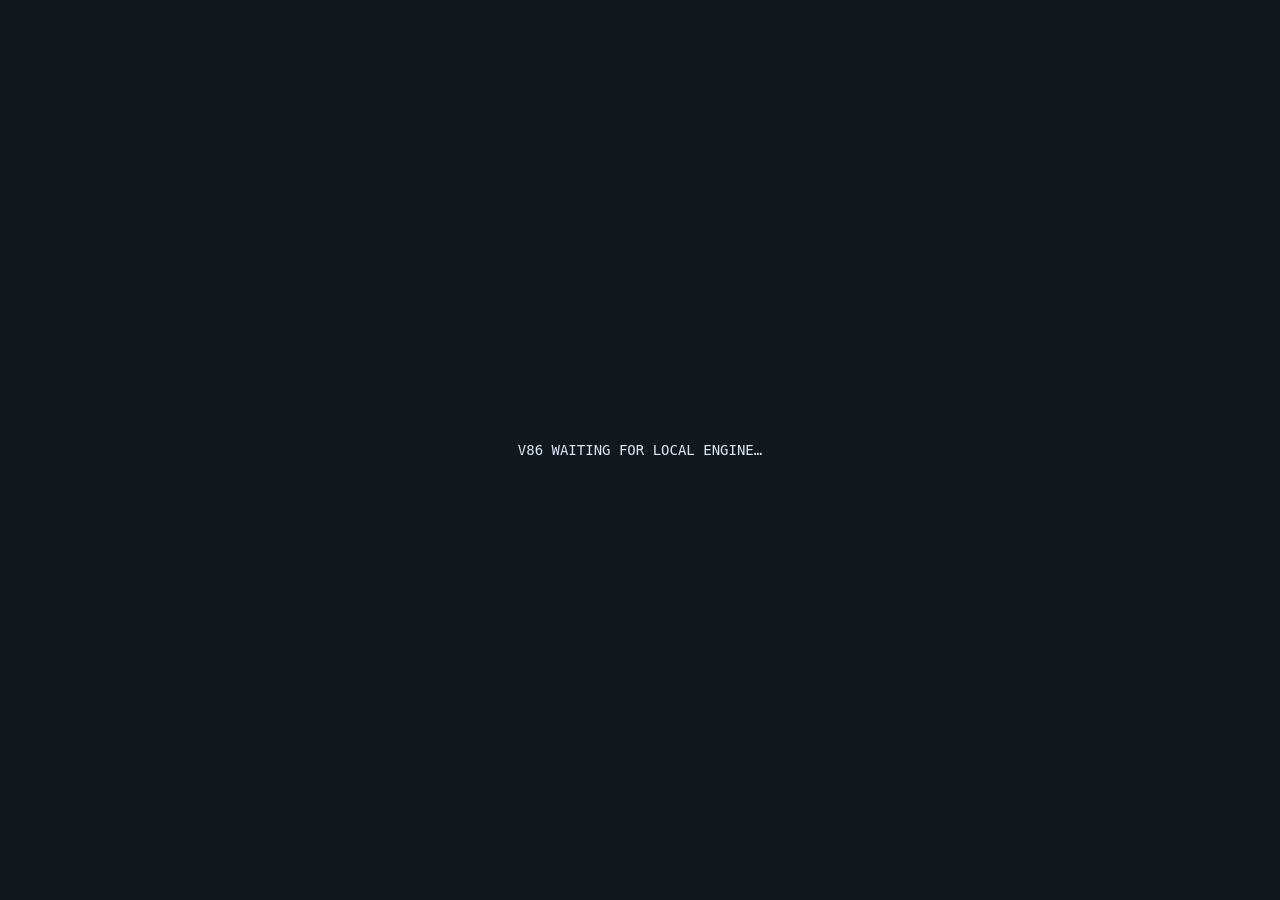
<file: doors98-v86-frame.html>
<!doctype html>
<html lang="en">
<head>
  <meta charset="utf-8">
  <meta name="viewport" content="width=device-width, initial-scale=1">
  <meta name="curioid-release" content="v1.396">
  <meta name="curioid-document" content="doors98-v86-frame.html">
  <meta name="robots" content="noindex,nofollow,noarchive">
  <title>Doors98 Virtual PC sandbox</title>
  <meta http-equiv="Content-Security-Policy" content="default-src 'none';script-src blob: 'wasm-unsafe-eval' 'sha256-ynJ2ZXg9ibqnJgC/Fhbbhm/SN9vXi6IskSqgn1WITDQ='; worker-src blob:; connect-src blob:; img-src blob: data:; style-src 'unsafe-inline'; media-src blob: data:; object-src 'none'; base-uri 'none'; form-action 'none'; frame-src 'none'">
  <style>
    html,body{width:100%;height:100%;min-height:100%;margin:0;overflow:auto;background:#101820;color:#dce8f4;font:13px/1.45 system-ui,sans-serif}
    #screen{display:grid;place-content:center;min-height:100%;overflow:auto;background:#101820;color:#dce8f4;outline:none}
    #screen>div{white-space:pre;font:14px/14px ui-monospace,SFMono-Regular,Consolas,monospace}
    #screen canvas{display:none;max-width:100%;height:auto;image-rendering:pixelated}
    #screen canvas[style*="display: block"]{display:block!important;max-width:100%;height:auto}
  </style>
</head>
<body>
  <main id="screen" tabindex="0" aria-label="Virtual x86 guest display"><div>V86 WAITING FOR LOCAL ENGINE…</div><canvas style="display:none"></canvas></main>
  <script>
  (()=>{
    'use strict';
    const EXPECTED_PARENT_ORIGIN=new URLSearchParams(location.search).get('parentOrigin')||'';
    const TOKEN_PATTERN=/^[a-f0-9]{32}$/;
    const LIMITS=Object.freeze({engine:33554432,wasm:67108864,bios:4194304,vgaBios:4194304,boot:805306368,secondary:536870912,extra:805306368,state:536870912,total:1610612736,workingSet:2147483648});
    let channel=null,emulator=null,engineUrl='',wasmUrl='',stopping=false,initialized=false,readyHandled=false;
    const send=(type,fields={})=>{try{channel?.postMessage({type,token:activeToken,...fields});}catch(_){}};
    let activeToken='';
    const releaseUrls=()=>{for(const url of [engineUrl,wasmUrl])if(url){try{URL.revokeObjectURL(url);}catch(_){}}engineUrl='';wasmUrl='';};
    const destroy=async()=>{if(stopping)return;stopping=true;try{if(typeof emulator?.destroy==='function')await emulator.destroy();else await emulator?.stop?.();}catch(_){try{await emulator?.stop?.();}catch(__){}}emulator=null;releaseUrls();send('status',{state:'stopped',message:'GUEST STOPPED / EMULATOR RESOURCES RELEASED'});try{channel?.close();}catch(_){}channel=null;};
    const validateBootData=data=>{
      if(!data||data.type!=='boot'||!['cdrom','floppy','disk'].includes(data.bootType)||!['none','cdrom','floppy'].includes(data.extraType)||data.extraType===data.bootType||![64,128,256].includes(data.memoryMiB))throw new Error('Unsupported Virtual PC boot configuration.');
      if((data.extraType==='none'&&data.extra)||(data.extraType!=='none'&&!data.extra))throw new Error('Extra device type and extra media file do not match.');
      let total=0;
      for(const key of ['engine','wasm','bios','vgaBios','boot','secondary','extra']){
        const bytes=data[key];if((key==='secondary'||key==='extra')&&!bytes)continue;
        let limit=LIMITS[key];if(key==='boot'&&data.bootType==='floppy')limit=8*1024*1024;if(key==='extra'&&data.extraType==='floppy')limit=8*1024*1024;
        if(!(bytes instanceof ArrayBuffer)||bytes.byteLength<1||bytes.byteLength>limit)throw new Error('Invalid or oversized local '+key+' input.');total+=bytes.byteLength;
      }
      if(total>LIMITS.total)throw new Error('Combined guest and emulator inputs exceed 1,536 MiB.');
      const stateBytes=data.restoreState instanceof ArrayBuffer?data.restoreState.byteLength:0,hostReserveBytes=Number(data.hostReserveBytes||0);if(!Number.isSafeInteger(hostReserveBytes)||hostReserveBytes<0||hostReserveBytes>LIMITS.secondary||(hostReserveBytes>0&&!data.secondary))throw new Error('Invalid retained local disk reservation.');const workingBytes=total+(data.restoreState?stateBytes:0)+data.memoryMiB*1024*1024+hostReserveBytes;if(workingBytes>LIMITS.workingSet)throw new Error('Guest inputs, RAM and snapshot exceed the 2,048 MiB working-set limit.');
      if(data.restoreState!==null&&data.restoreState!==undefined){if(!(data.restoreState instanceof ArrayBuffer)||data.restoreState.byteLength<1||data.restoreState.byteLength>LIMITS.state)throw new Error('Invalid or oversized VM restore state.');if(total+data.restoreState.byteLength+data.memoryMiB*1024*1024+hostReserveBytes>LIMITS.workingSet)throw new Error('Guest inputs, RAM and snapshot exceed the 2,048 MiB working-set limit.');}
    };
    const boot=async data=>{
      if(initialized)throw new Error('This Virtual PC frame can only boot once.');
      validateBootData(data);initialized=true;
      engineUrl=URL.createObjectURL(new Blob([data.engine],{type:'text/javascript'}));
      wasmUrl=URL.createObjectURL(new Blob([data.wasm],{type:'application/wasm'}));
      const script=document.createElement('script');script.src=engineUrl;
      script.onerror=()=>send('error',{message:'Could not load the supplied v86 JavaScript file. Select the matching official libv86.js build.'});
      script.onload=async()=>{
        try{
          const Constructor=window.V86||window.V86Starter;
          if(typeof Constructor!=='function')throw new Error('The selected JavaScript file does not expose V86 or V86Starter.');
          const screen=document.getElementById('screen');
          const bootOrder=data.bootType==='cdrom'?0x213:data.bootType==='floppy'?0x231:0x132;
          const options={wasm_path:wasmUrl,memory_size:data.memoryMiB*1024*1024,vga_memory_size:4*1024*1024,screen_container:screen,bios:{buffer:data.bios},vga_bios:{buffer:data.vgaBios},boot_order:bootOrder,autostart:false,disable_speaker:true};
          if(data.bootType==='cdrom')options.cdrom={buffer:data.boot};
          else if(data.bootType==='floppy')options.fda={buffer:data.boot};
          else options.hda={buffer:data.boot};
          if(data.secondary){if(data.bootType==='disk')options.hdb={buffer:data.secondary};else options.hda={buffer:data.secondary};}
          if(data.extra){if(data.extraType==='cdrom')options.cdrom={buffer:data.extra};else if(data.extraType==='floppy'){if(options.fda)options.fdb={buffer:data.extra};else options.fda={buffer:data.extra};}}
          // No network device, 9p filesystem, proxy or host file bridge is configured.
          emulator=new Constructor(options);
          emulator.add_listener?.('emulator-loaded',()=>send('status',{state:'starting',message:'V86 ENGINE LOADED / PREPARING GUEST HARDWARE…'}));
          emulator.add_listener?.('download-error',()=>send('error',{message:'The guest emulator could not load a required local engine resource. Check the v86 JS/WASM version pair.'}));
          emulator.add_listener?.('emulator-ready',async()=>{
            if(readyHandled||stopping)return;readyHandled=true;
            try{
              if(data.restoreState instanceof ArrayBuffer){await emulator.restore_state(data.restoreState);send('status',{state:'starting',message:'VERIFIED VM SNAPSHOT RESTORED / STARTING GUEST…'});}
              await emulator.run();send('status',{state:'running',message:'GUEST RUNNING / NETWORK ADAPTER NOT CONFIGURED'});
            }catch(error){send('error',{message:String(error?.message||error).slice(0,700)});}
          });
          screen.focus({preventScroll:true});send('ready');
        }catch(error){send('error',{message:String(error?.message||error).slice(0,700)});}
      };
      document.head.append(script);
    };
    window.addEventListener('error',event=>{if(channel&&!stopping)send('error',{message:String(event.message||'Emulator script error').slice(0,500)});});
    window.addEventListener('unhandledrejection',event=>{if(channel&&!stopping)send('error',{message:String(event.reason?.message||event.reason||'Emulator promise rejected').slice(0,500)});});
    const onPortMessage=async event=>{
      const data=event.data;if(!data||data.token!==activeToken||stopping)return;
      try{
        if(data.type==='boot'){await boot(data);return;}
        if(!emulator)throw new Error('The guest machine has not initialized.');
        if(data.type==='pause'){await emulator.stop();send('status',{state:'paused',message:'GUEST PAUSED'});}
        else if(data.type==='resume'){await emulator.run();send('status',{state:'running',message:'GUEST RESUMED'});}
        else if(data.type==='reset'){emulator.restart();send('status',{state:'running',message:'GUEST RESET REQUESTED'});}
        else if(data.type==='save'){
          const state=await emulator.save_state();
          if(!(state instanceof ArrayBuffer)||state.byteLength<1||state.byteLength>LIMITS.state)throw new Error('Emulator returned an invalid or oversized state image.');
          channel.postMessage({type:'state',token:activeToken,operationId:data.operationId||'',buffer:state},[state]);
        }
        else if(data.type==='ctrl-alt-del'){
          if(typeof emulator.keyboard_send_scancodes!=='function')throw new Error('This v86 build does not expose guest keyboard scan codes.');
          emulator.keyboard_send_scancodes([0x1D,0x38,0xE0,0x53,0xE0,0xD3,0xB8,0x9D]);
          send('status',{state:'running',message:'CTRL+ALT+DELETE SENT TO THE GUEST KEYBOARD'});
        }
        else if(data.type==='screenshot'){
          if(typeof emulator.screen_make_screenshot!=='function')throw new Error('This v86 build does not expose guest screenshots.');
          const source=emulator.screen_make_screenshot(),width=Math.floor(Number(source?.naturalWidth||source?.videoWidth||source?.width||0)),height=Math.floor(Number(source?.naturalHeight||source?.videoHeight||source?.height||0));
          if(!source||width<1||height<1||width>8192||height>8192||width*height>33554432)throw new Error('The guest display dimensions are invalid or exceed 32 megapixels.');
          const canvas=document.createElement('canvas');canvas.width=width;canvas.height=height;const context=canvas.getContext('2d',{alpha:false});if(!context)throw new Error('Could not allocate the guest screenshot canvas.');context.drawImage(source,0,0,width,height);
          const blob=await new Promise(resolve=>canvas.toBlob(resolve,'image/png'));if(!blob||blob.size<1||blob.size>67108864)throw new Error('The guest screenshot could not be encoded or exceeds 64 MiB.');const buffer=await blob.arrayBuffer();channel.postMessage({type:'screenshot',token:activeToken,operationId:data.operationId||'',buffer,width,height},[buffer]);canvas.width=canvas.height=1;
        }
        else if(data.type==='stop')await destroy();
      }catch(error){send('command-error',{fatal:!emulator,operationId:data.operationId||'',message:String(error?.message||error).slice(0,700)});}
    };
    const connect=event=>{
      if(event.source!==parent||!EXPECTED_PARENT_ORIGIN||event.origin!==EXPECTED_PARENT_ORIGIN||event.data?.type!=='curioid-v86-connect'||!TOKEN_PATTERN.test(event.data?.token||'')||!event.ports?.[0])return;
      window.removeEventListener('message',connect);activeToken=event.data.token;channel=event.ports[0];channel.onmessage=onPortMessage;channel.start();send('status',{state:'starting',message:'OPAQUE-ORIGIN GUEST CHANNEL READY'});
    };
    window.addEventListener('message',connect);
    window.addEventListener('pagehide',()=>{try{emulator?.destroy?.();}catch(_){}releaseUrls();try{channel?.close();}catch(_){}},{once:true});
  })();
  </script>
</body>
</html>
</file>
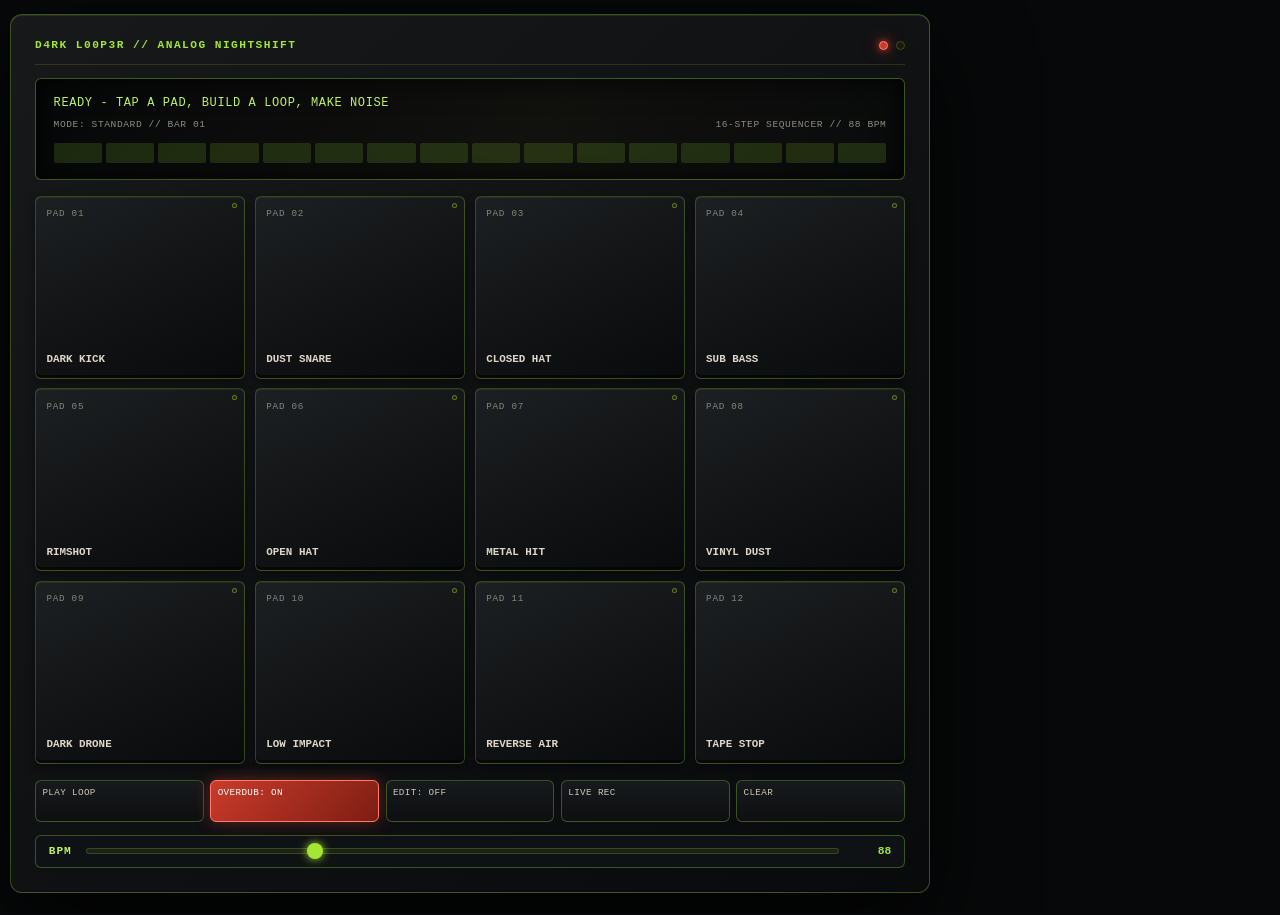
<file: music-audio-apps.html>
<!DOCTYPE html>

<html lang="en">
<head>
<meta name="curioid-release" content="v1.396">
<meta name="curioid-document" content="music-audio-apps.html">

<meta charset="utf-8"/>
<meta content="width=device-width,initial-scale=1" name="viewport"/>
<meta content="#10131a" name="theme-color"/>
<meta content="noindex,nofollow" name="robots"/>
<meta content="default-src 'self';script-src 'self' 'strict-dynamic' 'sha256-7tfxcDo611s8f1N/TKYkAvXToalij/ienMXq0vocHw8=' 'sha256-ueQK8oVs5XSE+9oaX94lPjpqMTdyLKGO2yPKdt05z6A='; style-src 'self' 'unsafe-inline'; img-src 'self' data: blob:; font-src 'self'; media-src 'self' blob: data:; connect-src 'self' blob:; frame-src 'self' blob:; worker-src 'self' blob:; object-src 'none'; base-uri 'none'; form-action 'none'; upgrade-insecure-requests" http-equiv="Content-Security-Policy"/>
  <script data-cfasync="false" id="curioid-frame-guard">
(() => {
  const embedded = window.top !== window.self;
  let parentOrigin = '';
  if (embedded) {
    try {
      const ownOrigin = new URL(window.location.href).origin;
      const referrerOrigin = new URL(document.referrer).origin;
      if (ownOrigin === referrerOrigin) parentOrigin = referrerOrigin;
    } catch (_) {}
  }
  const blocked = embedded && !parentOrigin;
  if (!embedded) return;

  if (!blocked) {
    let stopped = false;
    let lastHeight = 0;
    let frameRequest = 0;
    let resizeObserver = null;
    let mutationObserver = null;
    let observing = false;
    const reportHeight = () => {
      frameRequest = 0;
      if (stopped) return;
      const body = document.body;
      const doc = document.documentElement;
      if (!body || !doc) return;
      const height = Math.max(1, Math.ceil(Math.max(body.scrollHeight, doc.scrollHeight, body.offsetHeight, doc.offsetHeight)));
      if (Math.abs(height - lastHeight) < 2) return;
      lastHeight = height;
      try { window.parent.postMessage({ type: 'CURIOID_APP_HEIGHT', height }, parentOrigin); } catch (_) {}
    };
    const scheduleHeight = () => {
      if (stopped || frameRequest) return;
      frameRequest = requestAnimationFrame(reportHeight);
    };
    const suspendObservers = () => {
      if (frameRequest) cancelAnimationFrame(frameRequest);
      frameRequest = 0;
      resizeObserver?.disconnect();
      mutationObserver?.disconnect();
      resizeObserver = null;
      mutationObserver = null;
      window.removeEventListener('resize', scheduleHeight);
      observing = false;
    };
    const stopObservers = () => {
      if (stopped) return;
      suspendObservers();
      stopped = true;
      try { window.__curioidAppDisposed = true; } catch (_) {}
      document.removeEventListener('DOMContentLoaded', startObservers);
      window.removeEventListener('load', scheduleHeight);
      window.removeEventListener('pagehide', onPageHide);
      window.removeEventListener('pageshow', onPageShow);
      window.removeEventListener('message', onParentMessage);
    };
    function startObservers() {
      if (stopped || observing) return;
      observing = true;
      scheduleHeight();
      window.addEventListener('resize', scheduleHeight, { passive: true });
      if (typeof ResizeObserver === 'function') {
        resizeObserver = new ResizeObserver(scheduleHeight);
        if (document.documentElement) resizeObserver.observe(document.documentElement);
        if (document.body) resizeObserver.observe(document.body);
      }
      if (typeof MutationObserver === 'function' && document.documentElement) {
        mutationObserver = new MutationObserver(scheduleHeight);
        mutationObserver.observe(document.documentElement, { childList: true, subtree: true, characterData: true });
      }
    }
    const onPageHide = event => { if (event?.persisted === true) suspendObservers(); else stopObservers(); };
    const onPageShow = event => { if (event?.persisted === true) startObservers(); };
    const onParentMessage = event => {
      if (stopped || event.source !== window.parent || event.origin !== parentOrigin || event.data?.type !== 'CURIOID_APP_DISPOSE') return;
      stopObservers();
      try { window.dispatchEvent(new Event('curioid-app-dispose')); } catch (_) {}
    };
    window.addEventListener('load', scheduleHeight, { once: true });
    window.addEventListener('pagehide', onPageHide);
    window.addEventListener('pageshow', onPageShow);
    window.addEventListener('message', onParentMessage);
    if (document.readyState === 'loading') document.addEventListener('DOMContentLoaded', startObservers, { once: true });
    else startObservers();
    Object.defineProperty(window, '__curioidTrustedParentOrigin', { value: parentOrigin, configurable: false, enumerable: false, writable: false });
  }

  if (!blocked) return;
  const cancelInteraction = event => {
    if (event.cancelable) event.preventDefault();
    event.stopImmediatePropagation();
  };
  const blockedEvents = [
    'click', 'auxclick', 'dblclick', 'contextmenu', 'submit', 'reset',
    'beforeinput', 'input', 'change', 'focus', 'focusin', 'keydown', 'keypress', 'keyup',
    'pointerdown', 'pointerup', 'pointermove', 'mousedown', 'mouseup',
    'touchstart', 'touchend', 'dragstart', 'drop'
  ];
  for (const type of blockedEvents) window.addEventListener(type, cancelInteraction, { capture: true, passive: false });
  const showFrameWarning = () => {
    if (document.body) document.body.inert = true;
    if (document.getElementById('curioid-frame-warning')) return;
    const panel = document.createElement('section');
    panel.id = 'curioid-frame-warning';
    panel.setAttribute('role', 'alert');
    panel.setAttribute('aria-live', 'assertive');
    panel.style.cssText = 'position:fixed;inset:0;z-index:2147483647;display:grid;place-content:center;justify-items:center;gap:12px;box-sizing:border-box;padding:32px;background:#101014;color:#f8f7ff;font:16px/1.55 system-ui,sans-serif;text-align:center;pointer-events:auto;isolation:isolate;';
    const heading = document.createElement('h1');
    heading.textContent = 'Open CURIOID directly';
    heading.style.cssText = 'max-width:24ch;margin:0;font-size:clamp(24px,5vw,38px);line-height:1.15;';
    const message = document.createElement('p');
    message.textContent = 'For your safety, this page is disabled inside another website. Open it in its own tab to use CURIOID.';
    message.style.cssText = 'max-width:48ch;margin:0;color:#d2d0dc;';
    panel.append(heading, message);
    document.documentElement.append(panel);
  };
  if (document.readyState === 'loading') document.addEventListener('DOMContentLoaded', showFrameWarning, { once: true });
  else showFrameWarning();
})();
  </script>
<title>CURIOID</title>
<style>
:root {
  color-scheme: dark;
  --bg: #070809;
  --panel: #101213;
  --panel-2: #151819;
  --line: rgba(235, 224, 200, .11);
  --line-strong: rgba(163, 230, 53, .3);
  --ink: #f4f0e6;
  --ink-soft: #c4bfb3;
  --muted: #84847c;
  --gold: #a3e635;
  --gold-bright: #bef264;
  --gold-deep: #4d7c0f;
  --gold-wash: rgba(163, 230, 53, .14);
  --rust: #9e4339;
  --crimson: #c93b2b;
  --font-display: "Cinzel", Georgia, serif;
  --font-body: "Inter", -apple-system, BlinkMacSystemFont, "Segoe UI", sans-serif;
  --font-mono: "IBM Plex Mono", "SFMono-Regular", Consolas, monospace;
}
*, *::before, *::after { box-sizing: border-box; }
html { scroll-behavior: smooth; background: var(--bg); }
body {
  margin: 0; min-height: 100vh;
  color: var(--ink); background: var(--bg);
  font-family: var(--font-body);
  display: flex; flex-direction: column; align-items: stretch; justify-content: flex-start;
  padding: 14px 10px 20px;
}
.mpc-card {
  position: relative; isolation: isolate; padding: 1.5rem; width: min(100%, 920px); overflow: hidden;
  border: 1px solid rgba(163, 230, 53, .3); border-radius: 12px;
  background: linear-gradient(140deg, rgba(24, 25, 27, .98), rgba(9, 10, 12, .99));
  box-shadow: 0 36px 96px rgba(0, 0, 0, .82), inset 0 1px 0 rgba(190, 242, 100, .1);
}
.mpc-header {
  display: flex; align-items: center; justify-content: space-between; gap: .75rem;
  padding-bottom: .8rem; margin-bottom: .85rem;
  border-bottom: 1px solid rgba(163, 230, 53, .15);
}
.mpc-label { color: var(--gold); font: 600 .7rem var(--font-mono); letter-spacing: .13em; }
.mpc-leds { display: flex; align-items: center; gap: .5rem; }
.mpc-led {
  width: 9px; height: 9px; border: 1px solid #365314; border-radius: 50%;
  background: #1c160d;
  transition: background .18s ease, box-shadow .18s ease;
}
.mpc-led.active {
  border-color: var(--gold-bright); background: var(--gold);
  box-shadow: 0 0 6px var(--gold), 0 0 14px rgba(163, 230, 53, .7);
}
.mpc-led.rec.active {
  border-color: #ff7b6b; background: var(--crimson);
  box-shadow: 0 0 7px var(--crimson), 0 0 16px rgba(201, 59, 43, .8);
}
.mpc-screen {
  position: relative; padding: 1rem 1.1rem; margin-bottom: 1rem; overflow: hidden;
  border: 1px solid rgba(163, 230, 53, .35); border-radius: 6px;
  background: linear-gradient(115deg, #060708, #11120e 58%, #090a0b);
  box-shadow: inset 0 0 30px rgba(0, 0, 0, .92);
}
.mpc-screen-title {
  position: relative; z-index: 1; min-height: 1.4em; margin-bottom: .4rem;
  color: var(--gold-bright); font: 500 .75rem/1.45 var(--font-mono); letter-spacing: .05em;
}
.mpc-screen-meta {
  position: relative; z-index: 1; display: flex; justify-content: space-between; flex-wrap: wrap;
  gap: .3rem .7rem; color: #8f8c82; font: .6rem var(--font-mono); letter-spacing: .06em;
}
.step-strip {
  position: relative; z-index: 1;
  display: grid; grid-template-columns: repeat(16, minmax(0, 1fr));
  gap: 4px; margin-top: .8rem;
}
.step-pip {
  height: 20px; border-radius: 2px; cursor: pointer;
  background: rgba(163, 230, 53, .15);
  transition: background .08s ease, box-shadow .08s ease;
}
.step-pip:hover { background: rgba(163, 230, 53, .35); }
.step-pip.has-note { background: rgba(163, 230, 53, .55); }
.step-pip.is-current {
  background: var(--gold-bright);
  box-shadow: 0 0 10px rgba(190, 242, 100, .9);
}
.pads-grid { display: grid; grid-template-columns: repeat(4, minmax(0, 1fr)); gap: .6rem; margin-bottom: 1rem; }
.pad {
  position: relative; display: flex; flex-direction: column; align-items: flex-start; justify-content: space-between; gap: .3rem;
  aspect-ratio: 1.15 / 1; padding: .7rem .65rem;
  border: 1px solid rgba(163, 230, 53, .25); border-radius: 6px; color: #d5cfc3;
  background: linear-gradient(155deg, #1d2022 0%, #111315 55%, #090a0c 100%);
  cursor: pointer; user-select: none; text-align: left;
  box-shadow: inset 0 1px 0 rgba(190, 242, 100, .08), inset 0 -3px 0 rgba(0, 0, 0, .55), 0 4px 10px rgba(0, 0, 0, .45);
  transition: transform .08s ease, border-color .14s ease, color .14s ease, background .14s ease;
}
.pad::before {
  position: absolute; top: 6px; right: 7px; width: 5px; height: 5px;
  border: 1px solid rgba(163, 230, 53, .5); border-radius: 50%; content: ""; background: #1d160c;
}
.pad.has-seq::before {
  border-color: var(--gold-bright); background: var(--gold);
  box-shadow: 0 0 6px rgba(163, 230, 53, .65);
}
.pad strong { color: #87847a; font: 500 .58rem var(--font-mono); letter-spacing: .08em; }
.pad span { max-width: 100%; color: #ddd6c9; font: 600 .68rem/1.25 var(--font-mono); overflow-wrap: anywhere; }
.pad:hover { border-color: rgba(163, 230, 53, .75); color: #fff8ea; }
.pad:active, .pad.hit {
  transform: translateY(1px) scale(.97);
  border-color: var(--gold-bright); color: var(--gold-bright);
  background: linear-gradient(145deg, #283618, #171410 74%);
  box-shadow: inset 0 0 18px rgba(163, 230, 53, .25);
}
.mpc-controls { display: grid; grid-template-columns: repeat(5, minmax(0, 1fr)); gap: .4rem; margin-bottom: .8rem; }
.mpc-controls button {
  min-height: 42px; padding: .4rem;
  border: 1px solid rgba(163, 230, 53, .3); border-radius: 6px;
  color: #ccc6b9; background: linear-gradient(180deg, #171a1c, #0d0f11);
  cursor: pointer; font: 500 .58rem var(--font-mono); letter-spacing: .04em; text-transform: uppercase;
  transition: all .2s ease; display: flex; align-items: stretch; justify-content: flex-start; text-align: center;
}
.mpc-controls button:hover:not(:disabled) { border-color: var(--gold); color: var(--gold-bright); }
.mpc-controls button:disabled { opacity: 0.4; cursor: not-allowed; }
.mpc-controls button.playing {
  border-color: var(--gold-bright); color: #111;
  background: linear-gradient(135deg, #bef264, #a3e635); font-weight: 700;
}
.mpc-controls button.recording {
  border-color: #ff7b6b; color: #fff;
  background: linear-gradient(135deg, #c93b2b, #7d1d13);
  box-shadow: 0 0 16px rgba(201, 59, 43, .45);
}
.mpc-controls button.edit-mode-active {
  border-color: var(--gold-bright); background: rgba(163, 230, 53, .2); color: var(--gold-bright);
}
/* Tempo Slider Section */
.tempo-section {
  display: flex; align-items: center; gap: 0.75rem; padding: 0.6rem 0.8rem;
  background: #0f1214; border: 1px solid rgba(163, 230, 53, .3); border-radius: 6px;
  font-family: var(--font-mono); font-size: 0.7rem; color: var(--gold-bright);
}
.tempo-section label { white-space: nowrap; font-weight: 600; letter-spacing: 0.08em; }
.tempo-slider {
  flex: 1; -webkit-appearance: none; appearance: none; height: 6px; background: #1c2217;
  border-radius: 3px; outline: none; border: 1px solid rgba(163, 230, 53, .2);
}
.tempo-slider::-webkit-slider-thumb {
  -webkit-appearance: none; appearance: none; width: 16px; height: 16px; border-radius: 50%;
  background: var(--gold); cursor: pointer; box-shadow: 0 0 8px var(--gold);
}
.tempo-slider::-moz-range-thumb {
  width: 16px; height: 16px; border-radius: 50%;
  background: var(--gold); cursor: pointer; border: none; box-shadow: 0 0 8px var(--gold);
}
.tempo-readout { min-width: 38px; text-align: right; font-weight: bold; color: var(--gold); }
/* Modal Popup & Sound Selection */
.modal-overlay {
  position: fixed; inset: 0; z-index: 2000; display: none; place-items: center;
  background: rgba(0, 0, 0, 0.8); backdrop-filter: blur(4px); padding: 1rem;
}
.modal-overlay.is-open { display: grid; }
.modal-content {
  width: min(100%, 500px); max-height: 85vh; display: flex; flex-direction: column;
  background: #111315; border: 1px solid var(--gold); border-radius: 8px; padding: 1.25rem;
  box-shadow: 0 20px 40px rgba(0,0,0,0.8);
}
.modal-header { display: flex; justify-content: space-between; align-items: center; margin-bottom: 1rem; }
.modal-header h3 { margin: 0; font-family: var(--font-display); color: var(--gold-bright); font-size: 1.1rem; }
.modal-close { background: transparent; border: none; color: var(--muted); font-size: 1.2rem; cursor: pointer; }
.modal-search {
  width: 100%; padding: 0.6rem 0.8rem; background: #070809; border: 1px solid rgba(163, 230, 53, .3);
  border-radius: 4px; color: var(--ink); font-size: 0.85rem; margin-bottom: 1rem; outline: none;
}
.modal-search:focus { border-color: var(--gold-bright); }
.sound-list-container { overflow-y: auto; display: flex; flex-direction: column; gap: 0.4rem; max-height: 280px; padding-right: 4px; margin-bottom: 1rem; }
.sound-category-title { font-size: 0.65rem; font-family: var(--font-mono); color: var(--gold); letter-spacing: 0.1em; margin-top: 0.5rem; text-transform: uppercase; }
.sound-item-row {
  display: flex; justify-content: space-between; align-items: center; padding: 0.5rem 0.75rem;
  background: #181b1d; border: 1px solid var(--line); border-radius: 4px; color: var(--ink);
  cursor: pointer; font-family: var(--font-mono); font-size: 0.75rem;
  transition: background 0.15s ease, border-color 0.15s ease;
}
.sound-item-row:hover, .sound-item-row.selected { background: rgba(163, 230, 53, 0.15); border-color: var(--gold); color: var(--gold-bright); }
.modal-footer { display: flex; justify-content: flex-end; gap: 0.5rem; }
.modal-footer button { padding: 0.6rem 1.2rem; background: var(--gold); color: #111; font-weight: bold; border: none; border-radius: 4px; cursor: pointer; font-family: var(--font-mono); font-size: 0.75rem; text-transform: uppercase; }
.modal-footer button:hover { background: var(--gold-bright); }
/* Recording Action Popup */
.rec-popup-overlay {
  position: fixed; inset: 0; z-index: 2500; display: none; place-items: center;
  background: rgba(0, 0, 0, 0.85); backdrop-filter: blur(5px); padding: 1rem;
}
.rec-popup-overlay.is-open { display: grid; }
.rec-popup-content {
  width: min(100%, 400px); background: #111315; border: 1px solid var(--crimson); border-radius: 8px; padding: 1.5rem; text-align: center;
  box-shadow: 0 25px 50px rgba(0,0,0,0.9);
}
.rec-popup-content h3 { margin-top: 0; font-family: var(--font-display); color: #ff7b6b; font-size: 1.2rem; }
.rec-popup-content p { color: var(--ink-soft); font-size: 0.85rem; margin-bottom: 1.5rem; }
.rec-popup-actions { display: grid; grid-template-columns: 1fr 1fr; gap: 0.75rem; }
.rec-popup-actions button { padding: 0.75rem; border: none; border-radius: 4px; font-weight: bold; cursor: pointer; font-family: var(--font-mono); font-size: 0.75rem; text-transform: uppercase; }
.btn-download-rec { background: var(--gold); color: #111; }
.glitchyard-loader>span:not(.glitchyard-loader-mark){color:var(--muted,#91a0a8);font-size:12px}
.glitchyard-loader-error>p{max-width:560px;color:var(--muted,#91a0a8);font-size:12px;line-height:1.6;overflow-wrap:anywhere}
</style>
<meta name="referrer" content="strict-origin"/>

<style id="curioid-v1-342-layout-guard">
  :where(main,section,article,aside,header,footer,form,fieldset,nav,div,label,details,summary,
    .container,.workspace,.workbench,.app-shell,.app-content,.tool-pane,.tool-card,.panel,.card) { min-width:0; }
  :where(h1,h2,h3,h4,h5,p,li,small,label,legend,summary,button,a,span,b,strong,output,figcaption) { overflow-wrap:anywhere; word-break:normal; }
  :where(button,[role="button"],input,select,textarea,output) { min-width:0; max-width:100%; white-space:normal; }
  :where(img,svg,video,canvas,iframe) { max-width:100%; }
  :where(pre,pre code,table,textarea,.code-output,.console-output) { max-width:100%; }
  @media(max-width:680px) {
    :where(.toolbar,.actions,.action-row,.button-row,.tool-button-row,.form-actions,.dt-actions,.header-actions,.footer-actions) { min-width:0; flex-wrap:wrap; }
    :where(.container,.workspace,.workbench,.app-shell,.app-content,.tool-pane,.tool-card,.panel,.card) { min-width:0; max-width:100%; }
  }
</style>


<!-- CURIOID v1.385 content-fit and responsive text care -->
<style id="curioid-content-fit-v1-385">
/* CURIOID v1.385 cross-page content-fit safeguards. These rules preserve nodes and
   content; code/data surfaces keep their own horizontal scrolling where needed. */
:where(html,body,main,header,footer,section,article,aside,nav,form,fieldset,dialog,div,ul,ol,li,dl,dt,dd,figure,figcaption,table,thead,tbody,tfoot,tr,th,td){min-width:0;}
:where(h1,h2,h3,h4,h5,h6,p,li,label,legend,summary,figcaption,dt,dd,blockquote,a,output,.description,.help,.status,.message,.readout,.notice,.toast){overflow-wrap:anywhere;word-break:normal;}
:where(button,[role="button"],input,select,textarea){box-sizing:border-box;min-width:0;max-width:100%;}
:where(input:not([type="checkbox"]):not([type="radio"]):not([type="range"]):not([type="color"]),select,textarea){max-inline-size:100%;}
:where(img,picture,video,iframe,svg){max-inline-size:100%;}
:where(img,video){block-size:auto;}
:where(pre,pre code,.code-editor,.code-output,.console-output,.log-output,.terminal-output,.source-editor,.monospace-output){max-inline-size:100%;overflow-x:auto;overflow-wrap:normal;white-space:pre;overscroll-behavior-inline:contain;}
:where(table){max-inline-size:100%;}
:where(.room-window .room-mount,.room-window .room-body,.room-window .room-content,.room-window .room-header,.room-window .room-footer){min-width:0;max-width:100%;}
:where(.room-window .room-mount,.room-window .room-body) :where(.toolbar,.tool-row,.tool-bar,.actions,.action-row,.button-row,.control-row,.form-actions,.tabs,.tab-list,[role="tablist"]){min-width:0;max-width:100%;flex-wrap:wrap;}
:where(.room-window .room-mount,.room-window .room-body) :where(.toolbar,.tool-row,.tool-bar,.actions,.action-row,.button-row,.control-row,.form-actions) :where(button,a,input,select){min-width:0;max-width:100%;}
:where(.room-window .room-mount,.room-window .room-body) :where(.grid,.form-grid,.card-grid,.panel-grid,.workspace-grid,.editor-grid,.split-layout,.column-layout){min-width:0;max-width:100%;}
:where(.room-window .room-mount,.room-window .room-body) :where(input[type="file"],input[type="text"],input[type="search"],input[type="email"],input[type="url"],input[type="number"],select,textarea){box-sizing:border-box;min-width:0;max-width:100%;}
@media(max-width:760px){
  :where(.room-window.open .room-body,.room-window.open .room-mount){min-width:0;max-width:100%;}
  :where(.room-window.open .room-mount,.room-window.open .room-body) :where(.toolbar,.tool-row,.tool-bar,.actions,.action-row,.button-row,.control-row,.form-actions,.tabs,.tab-list,[role="tablist"]){flex-wrap:wrap;}
  :where(.room-window.open .room-mount,.room-window.open .room-body) table{display:block;max-width:100%;overflow-x:auto;}
  :where(.room-window.open .room-mount,.room-window.open .room-body) :where(button,a,input,select,textarea){max-width:100%;}
}

</style>
</head>
<body>
<section class="studio-app" data-studio-app="dark-looper" hidden="" id="studio-looper">
<div aria-label="Interactive D4RK L00P3R Groove Box" class="mpc-card" role="region">
<div class="mpc-header">
<span class="mpc-label">D4RK L00P3R // ANALOG NIGHTSHIFT</span>
<div class="mpc-leds">
<span aria-label="Record standby" class="mpc-led rec" id="mpcRecLed"></span>
<span aria-label="Looper stopped" class="mpc-led" id="mpcLed"></span>
</div>
</div>
<div class="mpc-screen">
<div aria-atomic="true" aria-live="polite" class="mpc-screen-title" id="mpcStatus" role="status">READY - TAP A PAD, BUILD A LOOP, MAKE NOISE</div>
<div class="mpc-screen-meta">
<span id="mpcModeLabel">MODE: STANDARD // BAR 01</span>
<span id="tempoDisplay">16-STEP SEQUENCER // 88 BPM</span>
</div>
<div aria-hidden="true" class="step-strip" id="stepStrip"></div>
</div>
<!-- 12 Pads Grid -->
<div aria-label="Twelve customizable instrument pads" class="pads-grid" id="padsGrid">
<button aria-label="Pad 1" class="pad" data-index="0" data-sound="kick" type="button"><strong>PAD 01</strong><span>DARK KICK</span></button>
<button aria-label="Pad 2" class="pad" data-index="1" data-sound="snare" type="button"><strong>PAD 02</strong><span>DUST SNARE</span></button>
<button aria-label="Pad 3" class="pad" data-index="2" data-sound="closedhat" type="button"><strong>PAD 03</strong><span>CLOSED HAT</span></button>
<button aria-label="Pad 4" class="pad" data-index="3" data-sound="sub" type="button"><strong>PAD 04</strong><span>SUB BASS</span></button>
<button aria-label="Pad 5" class="pad" data-index="4" data-sound="rim" type="button"><strong>PAD 05</strong><span>RIMSHOT</span></button>
<button aria-label="Pad 6" class="pad" data-index="5" data-sound="openhat" type="button"><strong>PAD 06</strong><span>OPEN HAT</span></button>
<button aria-label="Pad 7" class="pad" data-index="6" data-sound="metal" type="button"><strong>PAD 07</strong><span>METAL HIT</span></button>
<button aria-label="Pad 8" class="pad" data-index="7" data-sound="vinyl" type="button"><strong>PAD 08</strong><span>VINYL DUST</span></button>
<button aria-label="Pad 9" class="pad" data-index="8" data-sound="drone" type="button"><strong>PAD 09</strong><span>DARK DRONE</span></button>
<button aria-label="Pad 10" class="pad" data-index="9" data-sound="impact" type="button"><strong>PAD 10</strong><span>LOW IMPACT</span></button>
<button aria-label="Pad 11" class="pad" data-index="10" data-sound="reverse" type="button"><strong>PAD 11</strong><span>REVERSE AIR</span></button>
<button aria-label="Pad 12" class="pad" data-index="11" data-sound="tape" type="button"><strong>PAD 12</strong><span>TAPE STOP</span></button>
</div>
<div class="mpc-controls">
<button aria-pressed="false" id="loopToggle" type="button">Play Loop</button>
<button aria-pressed="false" id="recToggle" type="button">Overdub: ON</button>
<button aria-pressed="false" id="editModeToggle" type="button">Edit: OFF</button>
<button aria-pressed="false" id="liveRecordBtn" type="button">Live Rec</button>
<button id="clearBtn" type="button">Clear</button>
</div>
<!-- Interactive BPM Slider Control -->
<div class="tempo-section">
<label for="tempoSlider">BPM</label>
<input class="tempo-slider" id="tempoSlider" max="200" min="40" step="1" type="range" value="88"/>
<span class="tempo-readout" id="tempoReadout">88</span>
</div>
</div>
<!-- Sound Selection Modal Popup with Expanded Library -->
<div aria-hidden="true" class="modal-overlay" id="soundModal">
<div class="modal-content">
<div class="modal-header">
<h3 id="modalTitle">Select Sound</h3>
<button class="modal-close" id="modalClose" type="button">×</button>
</div>
<input class="modal-search" id="soundSearch" aria-label="Search expanded sound library" placeholder="Search expanded sound library..." type="text"/>
<div class="sound-list-container" id="soundListContainer"></div>
<div class="modal-footer">
<button id="modalSelectBtn" type="button">SELECT</button>
</div>
</div>
</div>
<!-- Recording Finished Action Popup -->
<div aria-hidden="true" class="rec-popup-overlay" id="recPopup">
<div class="rec-popup-content">
<h3>RECORDING FINISHED</h3>
<p>What would you like to do with your live recording?</p>
<div class="rec-popup-actions">
<button class="btn-download-rec" id="recDownloadBtn" type="button">Download</button>
<button class="btn-discard-rec" id="recDiscardBtn" type="button">Discard</button>
</div>
</div>
</div>
</section>
<script data-cfasync="false" id="curioid-music-audio-bootstrap">(()=>{
  'use strict';
  const file='dark-looper-app.js';
  const integrity='sha384-WyyDEuLnTPE4BfcmCuk8rtle67RKMMF7T1tY1a4c+ax/Sm5pRLtpyaEji+E6mdee';
  document.body.dataset.app='dark-looper';
  document.title='CURIOID';
  const section=document.querySelector('[data-studio-app="dark-looper"]');
  if(section)section.hidden=false;
  const script=document.createElement('script');script.src=new URL(file,location.href).href;script.async=false;script.integrity=integrity;script.crossOrigin='anonymous';script.referrerPolicy='no-referrer';
  script.onerror=()=>{const box=document.createElement('div');box.setAttribute('role','alert');box.style.cssText='margin:24px;padding:18px;border:1px solid #b45309;border-radius:12px;background:#241b13;color:#ffdfad;font:14px/1.55 system-ui';box.textContent='D4RK L00PER could not start. Its verified local script failed to load. Check the deployment file set and release hashes.';(section||document.body).appendChild(box);};
  document.head.appendChild(script);
  /* Disposal is handled by the trusted opaque-origin parent bridge installed in the frame guard. */
})();</script>
</body>
</html>
</file>
<file: dreamforger/styles.css>
:root{color-scheme:dark;--bg:#090d17;--panel:#101725;--panel2:#141e2e;--line:#253146;--muted:#8491a8;--text:#eef2f8;--lime:#c6f36b;--purple:#ad8cff;--pink:#ff82b7;--cyan:#83e5dc;--orange:#f2b66b;--mono:ui-monospace,SFMono-Regular,Consolas,monospace;--sans:Inter,ui-sans-serif,system-ui,-apple-system,"Segoe UI",sans-serif}*{box-sizing:border-box}html{min-width:320px;background:var(--bg);scroll-behavior:smooth}body{margin:0;color:var(--text);font-family:var(--sans);background:radial-gradient(ellipse at 75% -20%,#1d2340 0,transparent 42%),var(--bg);min-height:100vh}button,input,select{font:inherit}button{color:inherit;cursor:pointer}button:focus-visible,input:focus-visible,select:focus-visible,textarea:focus-visible,a:focus-visible,[tabindex]:focus-visible{outline:2px solid var(--lime);outline-offset:3px}.app-shell{min-height:100vh;display:flex;flex-direction:column}.topbar{height:66px;display:flex;align-items:center;justify-content:space-between;padding:0 28px;border-bottom:1px solid #202b3e;background:#090e19ed;position:sticky;top:0;z-index:20;backdrop-filter:blur(16px)}.brand{display:flex;align-items:center;gap:11px;text-decoration:none;color:var(--text);font-size:14px;font-weight:900;letter-spacing:1.6px}.brand>span:last-child{line-height:1.05}.brand>span:last-child>span{color:var(--lime)}.brand small{display:block;color:#78869b;font:8px var(--mono);letter-spacing:1.7px;margin-top:5px}.brand-mark{display:grid;place-items:center;width:34px;height:34px;border:1px solid #52683b;color:var(--lime);font-size:24px;border-radius:10px;background:#c6f36b0d;box-shadow:0 0 25px #c6f36b14}.topbar-center,.muted-mono,.engine-status,.guest-chip,.side-label,.storage-line,.sidebar-bottom small,.panel-topline,.field-label,.range-labels,.micro-note,.creation-meta,.creation-foot,.daily-footer,.eyebrow,.hero-foot,.date-stamp,.filter-row>span,.archive-toolbar>span,.archive-footer-note,.taskbar,.status-label,.system-card>span{font:9px var(--mono);letter-spacing:1.2px}.topbar-center{display:flex;align-items:center;gap:10px;color:#a6b0c1}.topbar-divider{color:#45516a}.live-dot,.taskbar-online i{display:inline-block;width:7px;height:7px;border-radius:50%;background:var(--lime);box-shadow:0 0 10px #c6f36b80}.topbar-actions{display:flex;align-items:center;gap:12px}.icon-button{width:29px;height:29px;border:1px solid var(--line);border-radius:8px;background:#111a29;color:#aab5c6}.icon-button:hover{border-color:var(--lime);color:var(--lime)}.guest-chip{display:flex;align-items:center;gap:7px;padding:8px 10px;border:1px solid var(--line);border-radius:20px;color:#a7b2c4;font-size:8px}.guest-chip i{width:6px;height:6px;border-radius:50%;background:var(--purple)}.desktop-layout{display:grid;grid-template-columns:224px minmax(0,1fr);flex:1;min-height:calc(100vh - 106px)}.sidebar{border-right:1px solid #202b3e;padding:25px 14px 18px 18px;display:flex;flex-direction:column;min-height:calc(100vh - 106px);background:#0b111d88}.side-label{color:#8491a8;font-size:8px;margin:4px 10px 12px}.nav-item,.lab-link{width:100%;display:flex;align-items:center;gap:12px;border:0;background:transparent;color:#9aa7ba;text-align:left;padding:11px 12px;border-radius:8px;font-size:12px;margin:2px 0}.nav-item>span{width:16px;text-align:center;font-size:17px;color:#7e8ba0}.nav-item b{margin-left:auto;font:9px var(--mono);color:#8593a8;background:#1a2535;padding:3px 6px;border-radius:9px}.nav-item:hover,.lab-link:hover{background:#ffffff08;color:#fff}.nav-item.active{color:var(--lime);background:#c6f36b10;box-shadow:inset 2px 0 var(--lime)}.nav-item.active>span{color:var(--lime)}.sidebar-spacer{height:24px}.lab-link{font-size:11px;padding:8px 12px;color:#8f9db0}.lab-link:first-letter{color:var(--purple)}.sidebar-bottom{margin-top:auto;padding:14px 10px 0;border-top:1px solid #202b3e}.storage-line{display:flex;justify-content:space-between;color:#8491a8;font-size:8px}.storage-line span:last-child{color:var(--lime)}.storage-track{height:3px;background:#202b3e;margin:9px 0}.storage-track i{display:block;width:4%;height:100%;background:var(--lime)}.sidebar-bottom small{font-size:7px;color:#8491a8;letter-spacing:.6px}main{min-width:0;padding:30px clamp(20px,4vw,58px) 48px;max-width:1700px;width:100%;margin:0 auto}.view{display:none;animation:fadein .24s ease}.view.active{display:block}@keyframes fadein{from{opacity:0;transform:translateY(5px)}to{opacity:1;transform:none}}.hero-panel{min-height:350px;position:relative;overflow:hidden;border:1px solid #2b3450;border-radius:15px;background:linear-gradient(112deg,#151b2d 0%,#11192a 53%,#1a1730 100%);padding:37px 42px;display:flex;align-items:center;isolation:isolate}.hero-panel:before{content:"";position:absolute;inset:0;background:linear-gradient(90deg,#121a2c 0%,#121a2ce8 44%,transparent 80%),radial-gradient(ellipse at 80% 55%,#a78bfa22,transparent 45%);z-index:-1}.hero-copy{position:relative;z-index:2;max-width:540px}.eyebrow{display:flex;align-items:center;gap:9px;color:#9aa7bd;font-size:8px;letter-spacing:1.8px}.eyebrow-line{width:20px;height:1px;background:var(--lime)}.eyebrow-tag{border:1px solid #ad8cff55;color:#c5b4ff;padding:4px 6px;border-radius:3px;font-size:7px}.hero-copy h1{font-size:clamp(35px,4.7vw,61px);letter-spacing:-2.8px;line-height:.98;margin:25px 0 13px;font-weight:900}.hero-copy h1 em,.empty-result h2 em{font-style:normal;color:var(--lime)}.hero-copy p,.page-heading p{max-width:475px;color:#a7b2c4;font-size:13px;line-height:1.7;margin:0 0 22px}.primary-cta,.generate-button{display:inline-flex;align-items:center;gap:12px;border:0;border-radius:7px;background:var(--lime);color:#121a1e;padding:13px 17px;font-size:10px;font-weight:900;letter-spacing:1px;box-shadow:0 7px 25px #c6f36b19;transition:transform .15s,filter .15s}.primary-cta:hover,.generate-button:hover{transform:translateY(-2px);filter:brightness(1.08)}.primary-cta b,.generate-button b{margin-left:8px;font-size:16px}.hero-foot{display:flex;gap:20px;color:#8491a8;font-size:7px;margin-top:30px}.hero-art{position:absolute;width:47%;height:100%;right:0;top:0;overflow:hidden;opacity:.95}.planet{position:absolute;border-radius:50%;}.planet-main{width:220px;height:220px;right:24%;top:19%;background:radial-gradient(circle at 30% 27%,#f4c7a6 0,#bd8dc4 20%,#6d6cb2 48%,#252b55 72%,#151c36 100%);box-shadow:inset -23px -17px 35px #050914a8,0 0 70px #a88aff40}.planet-main:before{content:"";position:absolute;width:260px;height:50px;border:2px solid #c6f36b9c;border-radius:50%;left:-20px;top:85px;transform:rotate(-23deg);box-shadow:0 0 15px #c6f36b36}.planet-main span{position:absolute;width:45px;height:45px;border-radius:50%;background:#c6f36b;opacity:.8;filter:blur(18px);top:45px;left:45px}.planet-small{width:62px;height:62px;right:10%;top:20%;background:radial-gradient(circle at 35% 35%,#f9c5a1,#df79a9 48%,#4a376a);box-shadow:inset -10px -8px 15px #080b17a8}.hero-orbit{position:absolute;border:1px solid #b7a0ff20;border-radius:50%;width:480px;height:480px;right:5%;top:-18%;transform:rotate(35deg)}.orbit-two{width:580px;height:260px;right:-2%;top:15%;border-color:#c6f36b28;transform:rotate(-28deg)}.ring{position:absolute;border:1px solid #c6f36b50;border-radius:50%;width:290px;height:80px;right:15%;top:40%;transform:rotate(-24deg)}.ring-b{width:390px;height:115px;right:8%;top:35%;border-color:#a78bfa44;transform:rotate(42deg)}.spark{position:absolute;color:var(--lime);font-size:22px}.spark-a{right:18%;top:19%}.spark-b{right:48%;bottom:18%;color:var(--pink)}.spark-c{right:8%;top:62%;font-size:42px;color:var(--cyan)}.art-label{position:absolute;right:5%;bottom:12%;font:8px/1.6 var(--mono);letter-spacing:1px;color:#a8b0c5}.section-heading{display:flex;align-items:end;justify-content:space-between;margin:31px 0 15px;gap:12px}.section-heading h2,.page-heading h1{font-size:19px;letter-spacing:1px;margin:6px 0 0}.muted-mono{color:#738198;font-size:8px}.muted-mono .live-dot{margin-left:7px;width:6px;height:6px}.quick-grid{display:grid;grid-template-columns:repeat(4,minmax(0,1fr));gap:11px}.quick-card{position:relative;min-height:156px;text-align:left;padding:17px;border:1px solid #283449;border-radius:10px;background:linear-gradient(140deg,#141e2d,#101725);display:flex;flex-direction:column;align-items:flex-start;transition:transform .18s,border-color .18s;overflow:hidden}.quick-card:hover{transform:translateY(-3px);border-color:#829e5c}.quick-card:after{content:"";position:absolute;width:100px;height:100px;border-radius:50%;background:#ad8cff10;right:-35px;bottom:-45px;filter:blur(2px)}.quick-featured{background:linear-gradient(135deg,#24223a,#171b2d);border-color:#514675}.quick-icon{font-size:22px;color:var(--lime);margin-bottom:13px}.quick-icon.pink{color:var(--pink)}.quick-icon.blue{color:#83b8ff}.quick-icon.orange{color:var(--orange)}.quick-kicker{font:8px var(--mono);color:#8593aa;letter-spacing:1.2px}.quick-card strong{font-size:15px;line-height:1.25;margin:8px 0}.quick-card small{font-size:10px;color:#8593a8}.quick-arrow{position:absolute;right:15px;top:15px;color:#7d8ca3}.two-column-section{display:grid;grid-template-columns:1.1fr .9fr;gap:12px;margin-top:17px}.daily-card,.recent-card{border:1px solid #283449;border-radius:10px;background:#101725;padding:18px 20px;min-width:0}.section-heading.compact{margin:0 0 15px;align-items:center}.section-heading.compact h2{font-size:13px}.date-stamp{color:var(--lime);font-size:8px}.daily-content{display:flex;align-items:center;gap:17px;min-height:94px}.daily-symbol{width:67px;height:67px;display:grid;place-items:center;border:1px solid #7d68a9;border-radius:50%;font-size:38px;color:var(--purple);background:#a78bfa0c;flex-shrink:0}.daily-content h3{font-size:14px;margin:0 0 6px}.daily-content p{font-size:11px;color:#8f9db1;line-height:1.5;margin:0 0 9px}.text-action{border:0;background:transparent;color:var(--lime);font:8px var(--mono);letter-spacing:.9px;padding:3px 0}.text-action:hover{color:#e1ffac}.daily-footer{display:flex;justify-content:space-between;border-top:1px solid #263247;padding-top:12px;margin-top:13px;color:#8491a8;font-size:7px}.recent-list{display:flex;flex-direction:column;gap:8px}.recent-row{display:flex;align-items:center;gap:10px;padding:7px;border-radius:7px;background:#ffffff04;cursor:pointer}.recent-row:hover{background:#ffffff0a}.mini-art{width:39px;height:34px;border-radius:5px;overflow:hidden;flex-shrink:0}.mini-art svg{width:100%;height:100%}.recent-row strong{display:block;font-size:10px}.recent-row small{color:#7d8ba1;font:8px var(--mono)}.empty-mini{font-size:10px;color:#74839a;padding:12px 0}.pending-strip,.explore-banner{display:flex;align-items:center;gap:13px;margin-top:17px;padding:13px 16px;border:1px dashed #665a86;border-radius:9px;background:#a78bfa08}.pending-icon{font-size:23px;color:var(--purple)}.pending-strip strong,.explore-banner strong{display:block;font:9px var(--mono);letter-spacing:1px;color:#c9b9ff}.pending-strip small,.explore-banner small{display:block;font-size:10px;color:#8f9db2;margin-top:4px}.pending-pill{margin-left:auto;border:1px solid #8e75c7;color:#c8b7ff;border-radius:20px;padding:5px 8px;font:7px var(--mono);white-space:nowrap}.page-heading{display:flex;align-items:flex-end;justify-content:space-between;gap:20px;margin:4px 0 25px}.page-heading h1{font-size:clamp(23px,3vw,34px);letter-spacing:-.7px;margin:8px 0}.page-heading p{margin:0;font-size:12px}.heading-dot{color:var(--lime)}.engine-status{display:flex;align-items:center;gap:8px;color:#a9b5c7;font-size:8px;white-space:nowrap;padding-bottom:8px}.forge-layout{display:grid;grid-template-columns:minmax(260px,340px) minmax(0,1fr);gap:14px;align-items:stretch}.control-panel,.result-panel{border:1px solid #29364b;border-radius:11px;background:#101725;min-width:0}.control-panel{padding:18px}.panel-topline{display:flex;justify-content:space-between;color:#8491a8;font-size:8px;border-bottom:1px solid #283449;padding-bottom:12px;margin-bottom:17px}.field-label{display:block;color:#a9b5c8;font-size:8px;margin:16px 0 9px}.category-grid{display:grid;grid-template-columns:1fr 1fr;gap:6px}.category-choice{display:flex;align-items:center;gap:8px;padding:9px 8px;border:1px solid #2b384d;border-radius:6px;background:#0d1421;color:#9ba8ba;font-size:9px;text-align:left}.category-choice span{font-size:15px;color:#8c9bb2}.category-choice.selected{border-color:#839d59;background:#c6f36b0c;color:#e3f7bf}.category-choice.selected span{color:var(--lime)}.text-input{width:100%;padding:11px 12px;border:1px solid #2c394f;border-radius:6px;background:#0b1220;color:var(--text);font-size:11px}.text-input::placeholder{color:#8491a8;opacity:1}.field-row{display:flex;justify-content:space-between;align-items:center}.field-row .field-label{margin-bottom:5px}.field-row output{font:8px var(--mono);color:var(--lime)}.range-input{width:100%;accent-color:var(--lime);margin:7px 0}.range-labels{display:flex;justify-content:space-between;color:#8491a8;font-size:7px}.control-divider{height:1px;background:#283449;margin:18px 0 13px}.toggle-line{display:flex;align-items:center;justify-content:space-between;gap:15px;cursor:pointer}.toggle-line strong{display:block;font-size:10px;font-weight:600}.toggle-line small{display:block;font-size:9px;color:#8190a6;margin-top:4px}.toggle-line input{position:absolute;opacity:0}.toggle-line i{width:32px;height:18px;border-radius:20px;background:#39465b;position:relative;flex-shrink:0}.toggle-line i:after{content:"";position:absolute;width:12px;height:12px;left:3px;top:3px;border-radius:50%;background:#9eabc0;transition:.15s}.toggle-line input:checked+i{background:#536d35}.toggle-line input:checked+i:after{left:17px;background:var(--lime)}.generate-button{width:100%;justify-content:center;margin-top:20px;padding:14px 10px;font-size:9px}.generate-button b{margin-left:auto}.micro-note{color:#8491a8;text-align:center;font-size:7px;line-height:1.5;margin:11px 0 0}.result-panel{padding:18px;display:flex;flex-direction:column;min-height:540px}.result-panel .panel-topline{margin-bottom:0}.empty-result{flex:1;display:flex;flex-direction:column;align-items:center;justify-content:center;text-align:center;padding:35px 10px}.empty-glyph{font-size:64px;color:#6b5b99;text-shadow:0 0 40px #ad8cff55;animation:float 4s ease-in-out infinite}@keyframes float{50%{transform:translateY(-8px) rotate(9deg)}}.empty-result h2{font-size:24px;line-height:1.08;letter-spacing:-.8px;margin:17px 0 9px}.empty-result p{font-size:11px;color:#8492a8;margin:0 0 18px}.outline-button{border:1px solid #52617a;border-radius:6px;background:transparent;padding:9px 12px;color:#c1cada;font:8px var(--mono);letter-spacing:.7px}.outline-button:hover{border-color:var(--lime);color:var(--lime)}.creation-result{padding-top:15px}.creation-result[hidden]{display:none}.creation-art{height:210px;border-radius:8px;overflow:hidden;background:#151b2e;border:1px solid #334058}.creation-art svg{width:100%;height:100%;display:block}.creation-meta{display:flex;justify-content:space-between;color:var(--lime);font-size:7px;margin:13px 0 7px}.creation-meta span:last-child{color:#7d8ba2}.creation-result h2{font-size:23px;letter-spacing:-.5px;margin:0 0 8px}.creation-result>p{font-size:11px;line-height:1.65;color:#a6b2c4;margin:0;max-width:760px}.trait-list{display:flex;flex-wrap:wrap;gap:6px;margin:13px 0}.trait-chip{border:1px solid #39465d;border-radius:20px;padding:5px 8px;color:#aab6c8;font:8px var(--mono)}.creation-actions{display:flex;flex-wrap:wrap;gap:7px;margin-top:15px}.action-primary,.action-secondary{border-radius:6px;padding:10px 12px;font:8px var(--mono);letter-spacing:.5px}.action-primary{border:1px solid var(--lime);background:var(--lime);color:#101719;font-weight:900}.action-secondary{border:1px solid #43516a;background:#172235;color:#bdc8d8}.action-primary:hover,.action-secondary:hover{filter:brightness(1.12)}.creation-foot{display:flex;justify-content:space-between;align-items:center;border-top:1px solid #283449;margin-top:15px;padding-top:12px;color:#8491a8;font-size:7px}.forge-bottom-note{margin-top:14px;color:#8390a5;font-size:10px}.forge-bottom-note span{font:8px var(--mono);color:var(--lime);margin-right:8px}.explore-banner{margin-top:-8px;margin-bottom:18px}.explore-banner>span{font-size:25px;color:var(--purple)}.filter-row{display:flex;align-items:center;gap:15px;margin-bottom:13px}.filter-row>span{color:#78869d}.filter-row>div{display:flex;gap:5px}.filter-chip{border:1px solid #2c394f;border-radius:20px;padding:6px 10px;background:transparent;color:#9aa8bc;font:8px var(--mono)}.filter-chip.active{border-color:#809a58;color:var(--lime);background:#c6f36b0c}.filter-row>.text-action{margin-left:auto}.discovery-grid,.archive-grid{display:grid;grid-template-columns:repeat(3,minmax(0,1fr));gap:12px}.discovery-card,.archive-card{border:1px solid #29364b;border-radius:10px;background:#111a29;overflow:hidden;min-width:0}.discovery-art,.archive-art{height:145px;background:#171d30;overflow:hidden}.discovery-art svg,.archive-art svg{width:100%;height:100%;display:block}.discovery-body,.archive-body{padding:13px}.card-kicker{font:7px var(--mono);letter-spacing:1px;color:var(--lime)}.discovery-body h3,.archive-body h3{font-size:13px;margin:7px 0 5px}.discovery-body p,.archive-body p{font-size:9px;color:#8e9bb0;line-height:1.5;margin:0;display:-webkit-box;-webkit-line-clamp:3;-webkit-box-orient:vertical;overflow:hidden}.card-actions{display:flex;gap:7px;margin-top:12px}.card-actions button{flex:1;border:1px solid #3b4960;border-radius:5px;background:#172235;padding:8px 5px;color:#b8c5d6;font:7px var(--mono)}.card-actions button:hover{border-color:var(--lime);color:var(--lime)}.archive-tools{display:flex;gap:7px}.archive-toolbar{display:flex;align-items:center;gap:9px;padding:10px 0 15px;border-top:1px solid #253146;margin-top:8px}.archive-toolbar>span{color:#8997ad;margin-right:auto}.archive-toolbar input,.archive-toolbar select{border:1px solid #2c394f;border-radius:5px;background:#111a29;color:#d9e0eb;padding:8px 10px;font-size:10px;max-width:210px}.archive-empty{grid-column:1/-1;text-align:center;border:1px dashed #3c4960;border-radius:10px;padding:45px 20px;color:#8492a8}.archive-empty>span{font-size:40px;color:#a78bfa}.archive-empty h2{font-size:14px;color:#dce4ef;letter-spacing:1px}.archive-empty p{font-size:11px}.archive-empty .primary-cta{margin-top:12px}.archive-footer-note{display:flex;justify-content:space-between;color:#8491a8;font-size:7px;margin-top:16px}.archive-card .card-actions{padding:0 13px 13px;margin-top:0}.system-grid{display:grid;grid-template-columns:repeat(4,minmax(0,1fr));gap:10px;margin-bottom:16px}.system-card{padding:15px;border:1px solid #29364b;border-radius:8px;background:#111a29}.system-card>span{display:block;color:#7e8ba0;font-size:7px}.system-card strong{display:block;font:11px var(--mono);margin:12px 0 6px}.good{color:var(--lime)}.pending-text{color:#c3a9ff}.system-card small{font-size:9px;color:#8290a6}.roadmap-panel{border:1px solid #29364b;border-radius:10px;background:#101725;padding:18px}.roadmap-panel .panel-topline{margin-bottom:4px}.roadmap-row{display:flex;align-items:center;gap:12px;padding:13px 3px;border-bottom:1px solid #263247}.roadmap-row:last-child{border:0}.status-dot{width:8px;height:8px;border-radius:50%;flex-shrink:0}.status-dot.done{background:var(--lime);box-shadow:0 0 10px #c6f36b55}.status-dot.wait{background:#a78bfa}.roadmap-row>div{flex:1}.roadmap-row strong{font-size:10px}.roadmap-row small{display:block;color:#8391a7;font-size:9px;margin-top:4px}.status-label{font-size:7px}.done-label{color:var(--lime)}.wait-label{color:#c2aaff}.system-actions{display:flex;gap:8px;margin-top:15px}.diagnostic-output{font:9px/1.6 var(--mono);color:#96a5bb;min-height:16px}.taskbar{height:40px;display:flex;align-items:center;justify-content:space-between;padding:0 22px;border-top:1px solid #293449;background:#0b111d;color:#8090a7;font-size:8px;position:sticky;bottom:0;z-index:15}.taskbar-brand{color:#cbd5e3}.taskbar-brand>span{color:var(--lime);font-size:14px;margin-right:6px}.taskbar-brand b{font-weight:400;color:#8491a8;margin-left:7px}.taskbar-message{color:#8491a8}.taskbar-right{display:flex;align-items:center;gap:18px}.taskbar-online{display:flex;align-items:center;gap:6px}.taskbar-online i{width:6px;height:6px}.taskbar time{color:#c3cede;font:10px var(--mono)}.modal{width:min(540px,calc(100vw - 28px));border:1px solid #45516c;border-radius:12px;background:#121b2b;color:var(--text);padding:28px;box-shadow:0 30px 100px #000b}.modal::backdrop{background:#02050bcc;backdrop-filter:blur(6px)}.modal-close{position:absolute;right:14px;top:10px;border:0;background:transparent;color:#aab6c8;font-size:25px}.modal h2{font-size:20px}.modal p{font-size:12px;line-height:1.7;color:#a4b0c2}.toast{position:fixed;bottom:58px;right:24px;z-index:50;padding:12px 16px;border:1px solid #637d43;border-radius:7px;background:#17251a;color:#e0f8b8;font:10px var(--mono);box-shadow:0 10px 30px #0006;opacity:0;transform:translateY(8px);pointer-events:none;transition:.2s}.toast.show{opacity:1;transform:none}.detail-art{height:190px;border-radius:8px;overflow:hidden;margin:12px 0}.detail-art svg{width:100%;height:100%}.detail-traits{display:flex;gap:6px;flex-wrap:wrap;margin:12px 0}.visually-hidden{position:absolute!important;width:1px;height:1px;padding:0;margin:-1px;overflow:hidden;clip:rect(0,0,0,0);white-space:nowrap;border:0}
@media(max-width:1050px){.desktop-layout{grid-template-columns:190px minmax(0,1fr)}.sidebar{padding-left:11px;padding-right:10px}.quick-grid{grid-template-columns:repeat(2,minmax(0,1fr))}.hero-art{width:42%;opacity:.65}.forge-layout{grid-template-columns:minmax(245px,310px) minmax(0,1fr)}.discovery-grid,.archive-grid{grid-template-columns:repeat(2,minmax(0,1fr))}.system-grid{grid-template-columns:repeat(2,minmax(0,1fr))}}
@media(max-width:720px){.topbar{height:58px;padding:0 14px}.topbar-center{display:none}.brand{font-size:12px}.guest-chip{display:none}.desktop-layout{display:block;min-height:calc(100vh - 98px)}.sidebar{position:sticky;top:58px;z-index:12;min-height:0;height:54px;width:100%;padding:6px 10px;border-right:0;border-bottom:1px solid #263247;display:flex;flex-direction:row;overflow-x:auto;gap:5px;background:#0b111df2}.sidebar .side-label,.sidebar-spacer,.sidebar-bottom,.lab-link{display:none}.nav-item{width:auto;white-space:nowrap;flex-shrink:0;margin:0;padding:8px 11px;font-size:10px}.nav-item>span{font-size:14px}.nav-item b{display:none}main{padding:20px 14px 34px}.hero-panel{min-height:360px;padding:26px 23px;align-items:flex-start}.hero-copy{max-width:100%}.hero-copy h1{font-size:clamp(36px,10vw,52px)}.hero-copy p{max-width:340px;font-size:12px}.hero-art{width:100%;height:55%;top:auto;bottom:-7%;opacity:.48}.planet-main{width:150px;height:150px;right:17%;top:10%}.planet-main:before{width:185px;height:35px;top:58px}.planet-small{width:43px;height:43px;right:6%;top:8%}.hero-orbit{width:340px;height:340px;right:-1%;top:16%}.orbit-two{width:400px;height:180px;right:-5%;top:34%}.ring{width:210px;height:60px;right:11%;top:47%}.ring-b{width:290px;height:90px;right:0;top:42%}.hero-foot{gap:10px;font-size:6px}.section-heading{margin-top:25px}.muted-mono{display:none}.quick-grid{gap:8px}.quick-card{min-height:145px;padding:13px}.quick-card strong{font-size:13px}.two-column-section{grid-template-columns:1fr}.daily-card,.recent-card{padding:15px}.pending-strip{align-items:flex-start}.pending-pill{display:none}.page-heading{display:block;margin-bottom:19px}.page-heading h1{font-size:26px}.engine-status{margin-top:12px}.forge-layout{grid-template-columns:1fr}.control-panel{padding:15px}.result-panel{min-height:440px;padding:14px}.creation-art{height:180px}.creation-result h2{font-size:20px}.filter-row{flex-wrap:wrap;gap:9px}.filter-row>.text-action{margin-left:0}.discovery-grid,.archive-grid{grid-template-columns:repeat(2,minmax(0,1fr));gap:8px}.discovery-art,.archive-art{height:115px}.discovery-body,.archive-body{padding:10px}.discovery-body h3,.archive-body h3{font-size:11px}.archive-toolbar{flex-wrap:wrap}.archive-toolbar>span{width:100%}.archive-toolbar input{flex:1;max-width:none}.archive-toolbar select{max-width:130px}.archive-tools{margin-top:14px}.system-grid{gap:7px}.system-card{padding:11px}.system-card>span{font-size:6px}.system-card small{font-size:8px}.roadmap-panel{padding:13px}.roadmap-row{gap:8px}.roadmap-row strong{font-size:9px}.roadmap-row small{font-size:8px}.status-label{font-size:6px}.taskbar{height:40px;padding:0 12px}.taskbar-message{display:none}.taskbar-right{gap:10px}.taskbar-online{font-size:7px}.daily-footer{font-size:6px}.archive-footer-note{font-size:6px}.topbar-actions{gap:7px}}
@media(max-width:390px){.nav-item{padding:8px 9px;font-size:9px}.nav-item>span{display:none}.discovery-grid,.archive-grid{grid-template-columns:1fr}.discovery-art,.archive-art{height:160px}.hero-copy h1{font-size:35px}.hero-foot{gap:7px}.category-grid{grid-template-columns:1fr 1fr}.creation-actions button{flex:1}.archive-tools .outline-button{font-size:7px;padding:8px}}
@media(prefers-reduced-motion:reduce){*,*::before,*::after{scroll-behavior:auto!important;animation-duration:.01ms!important;animation-iteration-count:1!important;transition-duration:.01ms!important}}

.archive-load-more{grid-column:1/-1;justify-self:center;min-width:190px;margin:6px auto 10px}

/* DREAMFORGER / deeper creative dossier */
.forge-trio-button{margin-top:8px;background:linear-gradient(110deg,#201b38,#15283a);border-color:#7162a8;color:#e5ddff}
.forge-trio-button span{color:#c6a9ff}
.blueprint-panel{margin-top:22px;border:1px solid #34445c;border-radius:9px;background:linear-gradient(145deg,#101b2b,#111626);overflow:hidden}
.blueprint-heading{display:flex;align-items:center;justify-content:space-between;gap:12px;padding:12px 14px;border-bottom:1px solid #2c3a50;background:#172235;color:var(--lime);font:8px var(--mono);letter-spacing:1.2px}
.blueprint-heading small{color:#7e8ca3;font-size:7px;letter-spacing:.5px;text-align:right}
.blueprint-grid{display:grid;grid-template-columns:repeat(2,minmax(0,1fr));gap:0}
.blueprint-cell{min-width:0;padding:13px 14px;border-bottom:1px solid #263349}
.blueprint-cell:nth-child(odd){border-right:1px solid #263349}
.blueprint-cell:nth-last-child(-n+2){border-bottom:0}
.blueprint-cell>span{display:block;color:#9e8be0;font:7px var(--mono);letter-spacing:1px;margin-bottom:7px}
.blueprint-cell p{margin:0;color:#c2ccda;font-size:10px;line-height:1.6}
.forge-variants{margin-top:15px;padding:14px;border:1px solid #65548c;border-radius:9px;background:#17152a}
.variants-heading{display:flex;justify-content:space-between;gap:10px;margin-bottom:10px;color:#d7c8ff;font:8px var(--mono);letter-spacing:1px}
.variants-heading small{color:#8e83ac;font-size:7px}
.variants-grid{display:grid;grid-template-columns:repeat(3,minmax(0,1fr));gap:8px}
.variant-card{min-width:0;text-align:left;border:1px solid #3c3656;border-radius:7px;background:#111626;color:#dce4ef;padding:12px;display:flex;flex-direction:column;gap:8px;cursor:pointer}
.variant-card.selected{border-color:var(--lime);background:#202b27;box-shadow:inset 0 0 0 1px #c6f36b33}
.variant-number{color:#b9a2ff;font:7px var(--mono);letter-spacing:.6px}
.variant-card strong{font-size:11px;line-height:1.35}
.variant-card small{color:#93a1b6;font-size:9px;line-height:1.5;flex:1}
.variant-card>b{font:7px var(--mono);color:var(--lime);letter-spacing:.5px}
@media(max-width:720px){.blueprint-cell{padding:11px}.blueprint-cell p{font-size:9px}.variants-grid{grid-template-columns:1fr}.variant-card{display:grid;grid-template-columns:1fr auto;align-items:center}.variant-card .variant-number,.variant-card strong,.variant-card small{grid-column:1}.variant-card>b{grid-column:2;grid-row:1/4;max-width:90px;text-align:right;line-height:1.5}}
@media(max-width:390px){.blueprint-grid{grid-template-columns:1fr}.blueprint-cell:nth-child(odd){border-right:0}.blueprint-cell:nth-last-child(2){border-bottom:1px solid #263349}.blueprint-heading{align-items:flex-start;flex-direction:column}.blueprint-heading small{text-align:left}}
.inspect-dossier{margin:14px 0;border:1px solid #34445c;border-radius:8px;overflow:hidden;background:#101725}
.inspect-dossier-row{display:grid;grid-template-columns:125px minmax(0,1fr);gap:12px;padding:10px 12px;border-top:1px solid #263349}
.inspect-dossier-row>span{font:7px var(--mono);letter-spacing:.7px;color:#b9a2ff;padding-top:2px}
.inspect-dossier-row p{margin:0;color:#bdc8d8;font-size:10px;line-height:1.55}
@media(max-width:420px){.inspect-dossier-row{grid-template-columns:1fr;gap:5px}}

/* KNIGHTMARE OS / DREAMFORGER 0.4 professional studio layer */
.muted-inline{color:#74839a;font:7px var(--mono);letter-spacing:.5px}
.control-panel .text-input{margin-bottom:2px;appearance:auto}
.control-panel select.text-input{color:#dfe7f3;min-height:38px}
.review-panel{margin-top:14px;border:1px solid #3b4660;border-radius:9px;overflow:hidden;background:linear-gradient(145deg,#111b2b,#141628)}
.review-grid{display:grid;grid-template-columns:repeat(2,minmax(0,1fr));gap:13px;padding:15px}
.review-overall{grid-row:span 2;display:flex;flex-direction:column;justify-content:center;align-items:center;min-height:125px;border:1px solid #657b48;border-radius:8px;background:radial-gradient(circle at 50% 35%,#c6f36b18,transparent 70%),#101a23}
.review-overall strong{font:700 40px var(--mono);color:var(--lime);letter-spacing:-3px}
.review-overall>span{font:9px var(--mono);color:#8292a8}
.review-overall small{margin-top:8px;color:#a6b2c4;font:7px var(--mono);letter-spacing:1px}
.review-metric>div{display:flex;justify-content:space-between;margin-bottom:7px;color:#9eabc0;font:8px var(--mono);letter-spacing:.8px}
.review-metric b{color:#e5edf8}
.review-metric>i{display:block;height:5px;border-radius:10px;background:#28354a;overflow:hidden}
.review-metric>i em{display:block;height:100%;border-radius:10px;background:linear-gradient(90deg,#8e83db,#c6f36b)}
.review-note{margin:0;padding:0 15px 14px;color:#8291a7;font-size:9px;line-height:1.55}
.variant-score{color:var(--lime);font:7px var(--mono);letter-spacing:.5px}
.variant-card:hover{border-color:#9c8bd5;transform:translateY(-1px)}
.creation-result{max-width:980px;margin:0 auto;width:100%}
.blueprint-panel,.review-panel{box-shadow:0 12px 35px #02071125}
.blueprint-cell p{font-size:10px;line-height:1.65}
.action-secondary:focus-visible,.action-primary:focus-visible,.variant-card:focus-visible{outline:2px solid var(--lime);outline-offset:3px}
@media(max-width:720px){.review-grid{gap:10px;padding:12px}.review-overall{min-height:110px}.review-overall strong{font-size:32px}.review-note{font-size:8px}.control-panel select.text-input{font-size:10px}}
@media(max-width:390px){.review-grid{grid-template-columns:1fr 1fr}.review-overall{grid-column:1/-1;grid-row:auto;min-height:85px}}

/* KNIGHTMARE OS / DREAMFORGER 0.4 — production studio */
.nav-new{margin-left:auto;padding:3px 5px;border:1px solid #6f6a8d;border-radius:3px;color:#c7b9ff;font:6px var(--mono);letter-spacing:.8px}
.studio-heading{align-items:flex-end}.studio-toolbar{display:flex;align-items:center;gap:8px;flex-wrap:wrap;justify-content:flex-end}.studio-save-state{display:flex;align-items:center;gap:7px;color:#9daabd;font:8px var(--mono);letter-spacing:.6px;padding:8px 10px}.studio-save-state i{width:6px;height:6px;border-radius:50%;background:#a9df75;box-shadow:0 0 8px #a9df7555}.studio-save-state.save-error{color:#ffb1a8}.studio-save-state.save-error i{background:#ff7569}
.studio-projectbar{display:flex;align-items:center;justify-content:space-between;gap:18px;padding:16px 19px;margin:18px 0 0;border:1px solid #344256;border-bottom:0;border-radius:9px 9px 0 0;background:linear-gradient(110deg,#172333,#151c2a)}.studio-projectbar>div:first-child{min-width:0;flex:1}.studio-overline{display:block;color:#9dabc0;font:7px var(--mono);letter-spacing:1.2px;margin-bottom:6px}.studio-projectbar input{width:100%;max-width:620px;border:0;outline:0;background:transparent;color:#edf2f8;font:600 19px var(--sans);letter-spacing:-.4px}.studio-project-meta{display:flex;gap:7px;flex-wrap:wrap;justify-content:flex-end}.studio-project-meta span{padding:6px 8px;border:1px solid #39465b;border-radius:4px;color:#aab7ca;font:7px var(--mono);letter-spacing:.7px;white-space:nowrap}.studio-tabs{display:flex;gap:0;border:1px solid #344256;border-bottom:0;background:#111a28;overflow-x:auto}.studio-tab{padding:14px 18px;border:0;border-right:1px solid #2b394c;background:transparent;color:#8291a7;font:8px var(--mono);letter-spacing:.9px;white-space:nowrap;cursor:pointer}.studio-tab.active{background:#1b2939;color:#d7e4f2;box-shadow:inset 0 -2px #c5f06b}.studio-pane{padding:18px;border:1px solid #344256;border-radius:0 0 9px 9px;background:linear-gradient(145deg,#111b29,#101725)}.studio-pane[hidden]{display:none!important}.studio-workspace-grid{display:grid;grid-template-columns:minmax(230px, .76fr) minmax(0,1.55fr);gap:15px}.studio-inspector,.studio-preview-wrap,.studio-card{min-width:0;border:1px solid #334258;border-radius:7px;background:#141f2e;overflow:hidden}.studio-panel-head{display:flex;align-items:center;justify-content:space-between;gap:10px;padding:12px 14px;border-bottom:1px solid #2b3a4f;background:#1a293a;color:#c5f06b;font:8px var(--mono);letter-spacing:1px}.studio-panel-head small{color:#8292a8;font-size:7px;letter-spacing:.5px}.studio-inspector{padding-bottom:14px}.studio-inspector .studio-panel-head{margin-bottom:14px}.studio-inspector>label{display:block;margin:12px 14px 6px;color:#aab8ca;font:7px var(--mono);letter-spacing:.8px}.studio-inspector input,.studio-inspector textarea{display:block;width:calc(100% - 28px);margin:0 14px;padding:10px 11px;border:1px solid #394a61;border-radius:4px;outline:0;background:#0d1623;color:#e5edf7;font:11px var(--sans);line-height:1.5;resize:vertical}.studio-inspector input:focus,.studio-inspector textarea:focus,.studio-notes:focus{border-color:#a6c76b;box-shadow:0 0 0 2px #bde77a20}.studio-inspector-foot{margin:13px 14px 0;padding-top:11px;border-top:1px solid #2b3a4f;color:#8291a6;font-size:9px;line-height:1.55}.studio-preview-wrap{display:flex;flex-direction:column}.studio-preview{flex:1;display:flex;flex-direction:column;min-height:450px;margin:14px;border:1px solid #40516a;border-radius:5px;overflow:hidden;background:radial-gradient(ellipse at 50% 25%,#30445b 0,#1b2a3d 32%,#0d1623 80%);box-shadow:0 14px 35px #02071144}.preview-topbar{display:flex;align-items:center;gap:9px;padding:11px 14px;border-bottom:1px solid #ffffff18;background:#08111dbb;color:#9eafc4;font:7px var(--mono);letter-spacing:1px}.preview-brandmark{color:#c5f06b;font-size:15px}.preview-live{margin-left:auto;color:#b8d78b}.preview-body{flex:1;display:flex;flex-direction:column;align-items:center;justify-content:center;text-align:center;padding:24px 12%;}.preview-index{color:#9eafc4;font:7px var(--mono);letter-spacing:1.4px}.preview-orb{display:grid;place-items:center;width:78px;height:78px;margin:20px auto 13px;border:1px solid #c5f06b88;border-radius:50%;background:radial-gradient(circle at 35% 30%,#c5f06b,#8b9b66 25%,#35445b 65%,#182435);box-shadow:0 0 0 8px #c5f06b0a,0 0 42px #c5f06b24;color:#172131;font-size:26px}.preview-body h2{margin:6px 0 8px;color:#f1f4f8;font:600 clamp(20px,3vw,31px) var(--sans);letter-spacing:-.8px}.preview-body>p{max-width:520px;margin:0 auto 15px;color:#bac6d6;font-size:12px;line-height:1.65}.preview-prompt{max-width:520px;padding:11px 14px;border:1px solid #ffffff20;border-radius:4px;background:#08111d77;color:#d5dfeb;font-size:10px;line-height:1.55}.preview-action{margin-top:16px;padding:12px 19px;border:1px solid #d3f18b;border-radius:3px;background:#c5f06b;color:#15202b;font:800 8px var(--mono);letter-spacing:.8px;cursor:pointer;transition:transform .18s,filter .18s}.preview-action:hover{transform:translateY(-2px);filter:brightness(1.08)}.preview-feedback{min-height:18px;margin-top:12px;color:#a9bf89;font-size:9px}.preview-footer{display:flex;justify-content:space-between;gap:8px;padding:10px 13px;border-top:1px solid #ffffff18;background:#08111dbb;color:#8495aa;font:6px var(--mono);letter-spacing:.7px}.studio-preview-tools{display:flex;justify-content:space-between;align-items:center;gap:12px;padding:0 14px 14px}.studio-preview-tools>span{color:#8291a6;font:7px var(--mono);letter-spacing:.7px}.studio-lower-grid{display:grid;grid-template-columns:1fr 1fr;gap:15px;margin-top:15px}.studio-card{padding-bottom:13px}.studio-card .studio-panel-head{margin-bottom:12px}.pressure-list{padding:5px 15px 13px;min-height:110px}.pressure-number{color:#7d8ca2;font:7px var(--mono);letter-spacing:1px}.pressure-list strong{display:block;margin:7px 0;color:#d7c8ff;font:9px var(--mono);letter-spacing:1px}.pressure-list p{margin:0;color:#b3c0d0;font-size:11px;line-height:1.6}.studio-card>.text-action{margin-left:15px}.readiness-list{padding:0 14px}.readiness-row{display:flex;align-items:center;gap:8px;padding:8px 0;border-bottom:1px solid #29384b;color:#bdc8d7;font-size:9px}.readiness-row:last-child{border:0}.readiness-check{display:grid;place-items:center;width:16px;height:16px;border:1px solid #55657a;border-radius:50%;color:#8291a6}.readiness-check.ready{border-color:#a9d77c;background:#a9d77c;color:#172131}.readiness-row small{margin-left:auto;color:#7e8da3;font:6px var(--mono);letter-spacing:.5px}.studio-disclaimer{margin-top:12px;padding:10px 13px;border-left:2px solid #75849a;background:#151e2b;color:#8f9eb2;font:7px var(--mono);letter-spacing:.5px;line-height:1.6}.board-intro{display:flex;align-items:center;justify-content:space-between;gap:15px;margin-bottom:16px}.board-intro h2{margin:0 0 5px;color:#e8eef6;font:600 20px var(--sans);letter-spacing:-.4px}.board-intro p{margin:0;color:#93a2b7;font-size:10px}.production-board{display:grid;grid-template-columns:repeat(3,minmax(0,1fr));gap:12px}.board-lane{min-width:0;min-height:260px;padding:11px;border:1px solid #34445a;border-radius:6px;background:#0e1724}.board-lane-head{display:flex;justify-content:space-between;gap:8px;align-items:flex-start;padding:4px 2px 12px;border-bottom:1px solid #2b394c}.board-lane-head strong{display:block;color:#c5d0df;font:8px var(--mono);letter-spacing:1px}.board-lane-head small{display:block;margin-top:5px;color:#7f8ea3;font-size:8px}.board-lane-head>b{display:grid;place-items:center;width:22px;height:22px;border:1px solid #43536a;border-radius:50%;color:#c5f06b;font:8px var(--mono)}.board-task-list{display:grid;gap:8px;padding-top:10px}.board-task{padding:11px;border:1px solid #334258;border-radius:5px;background:#192638;box-shadow:0 3px 9px #02071122}.board-task p{margin:0 0 10px;color:#d7e0eb;font-size:10px;line-height:1.5}.board-task>div{display:flex;justify-content:flex-end;gap:5px}.board-task button{width:24px;height:23px;border:1px solid #42536a;border-radius:3px;background:#101b2a;color:#aebbd0;cursor:pointer}.board-task button:hover{border-color:#c5f06b;color:#c5f06b}.lane-empty,.studio-empty{padding:20px 10px;color:#75849a;text-align:center;font-size:10px;line-height:1.6}.notes-layout{display:grid;grid-template-columns:minmax(0,1.5fr) minmax(230px,1fr);gap:14px}.studio-notes{display:block;width:calc(100% - 28px);margin:0 14px;padding:13px;border:1px solid #394a61;border-radius:4px;background:#0d1623;color:#e5edf7;font:12px/1.7 var(--sans);resize:vertical}.notes-foot{display:flex;justify-content:space-between;padding:9px 14px 0;color:#7f8da2;font:7px var(--mono)}.studio-prompt-stack{display:grid;gap:6px;padding:0 12px}.studio-prompt{display:flex;align-items:center;gap:8px;padding:10px;border:1px solid #334258;border-radius:4px;background:#111c2a;color:#b9c5d4;text-align:left;font-size:9px;line-height:1.45;cursor:pointer}.studio-prompt span{color:#c5f06b}.studio-prompt b{margin-left:auto;color:#8292a8}.studio-prompt:hover{border-color:#75849a;background:#1a293b}.version-list{display:grid;gap:8px}.version-entry{display:flex;align-items:center;gap:12px;padding:12px;border:1px solid #34445a;border-radius:5px;background:#111c2a}.version-marker{display:grid;place-items:center;flex:0 0 32px;height:32px;border:1px solid #75849a;border-radius:50%;color:#c5f06b;font:8px var(--mono)}.version-entry>div:nth-child(2){min-width:0;flex:1}.version-entry strong{display:block;color:#e0e8f2;font-size:10px}.version-entry small{display:block;margin-top:5px;color:#8796ab;font-size:8px}.studio-toolbar .action-primary{padding:10px 12px;font-size:8px}.studio-toolbar .outline-button{padding:9px 11px;font-size:8px}
@media(max-width:900px){.studio-workspace-grid{grid-template-columns:1fr}.studio-inspector{display:grid;grid-template-columns:1fr 1fr;gap:0 8px}.studio-inspector .studio-panel-head,.studio-inspector-foot{grid-column:1/-1}.studio-inspector>label{margin-top:8px}.studio-inspector>input,.studio-inspector>textarea{width:calc(100% - 28px)}.studio-preview{min-height:400px}}
@media(max-width:650px){.studio-projectbar{align-items:flex-start;flex-direction:column}.studio-project-meta{justify-content:flex-start}.studio-tabs{margin:0 -1px}.studio-tab{padding:12px 13px;font-size:7px}.studio-pane{padding:10px}.studio-inspector{display:block}.studio-lower-grid,.notes-layout{grid-template-columns:1fr}.production-board{grid-template-columns:1fr}.board-lane{min-height:100px}.studio-heading{display:block}.studio-toolbar{justify-content:flex-start;margin-top:12px}.board-intro{align-items:flex-start;flex-direction:column}.version-entry{align-items:flex-start;flex-wrap:wrap}.version-entry .outline-button{margin-left:44px}.preview-body{padding:22px 7%}.studio-preview{min-height:390px}}
@media(prefers-reduced-motion:reduce){.preview-action{transition:none}}
.studio-projectbar select{display:block;max-width:280px;margin-top:8px;padding:6px 9px;border:1px solid #3b4b61;border-radius:4px;background:#0e1724;color:#aebbd0;font:7px var(--mono);letter-spacing:.5px}.studio-danger{border-color:#684c52!important;color:#d9a8ad!important}.studio-danger:hover{border-color:#bd6d78!important;color:#ffb5bb!important}

/* 0.4.2 — experimental studio methods */
.studio-methods-head{display:flex;align-items:center;justify-content:space-between;gap:12px;margin:26px 0 12px;padding-top:18px;border-top:1px solid var(--line);font-size:.68rem;letter-spacing:.13em;font-weight:800;color:var(--text)}
.studio-methods-head small{font-size:.58rem;letter-spacing:.08em;color:var(--muted);font-weight:600;text-align:right}
.studio-method-grid{display:grid;grid-template-columns:repeat(2,minmax(0,1fr));gap:9px}
.method-card{display:flex;flex-direction:column;align-items:flex-start;gap:8px;min-height:116px;padding:14px;border:1px solid var(--line);border-radius:10px;background:rgba(255,255,255,.018);color:var(--text);text-align:left;cursor:pointer;transition:border-color .18s ease,background .18s ease,transform .18s ease}
.method-card:hover,.method-card:focus-visible{border-color:var(--lime);background:rgba(255,255,255,.045);transform:translateY(-2px);outline:none}
.method-card strong{font-size:.68rem;letter-spacing:.08em}
.method-card small{font-size:.72rem;line-height:1.45;color:var(--muted)}
.method-card span{margin-top:auto;color:var(--lime);font-size:.58rem;letter-spacing:.08em;font-weight:800}
@media(max-width:720px){.studio-method-grid{grid-template-columns:1fr}.studio-methods-head{align-items:flex-start;flex-direction:column}.studio-toolbar{flex-wrap:wrap}}
@media(prefers-reduced-motion:reduce){.method-card{transition:none}.method-card:hover{transform:none}}

/* 0.4.3 — focused task editor */
.task-modal{width:min(480px,calc(100vw - 28px));padding:24px;border:1px solid #40516a;border-radius:12px;background:#111a29;color:var(--text);box-shadow:0 24px 90px #000b}
.task-modal::backdrop{background:#030711c9;backdrop-filter:blur(5px)}
.task-modal h2{margin:9px 0 7px;font-size:20px;letter-spacing:.04em}
.task-dialog-help{margin:0 0 20px;color:#93a2b7;font-size:11px;line-height:1.6}
.task-dialog-label{display:block;margin-bottom:7px;color:#aab8ca;font:8px var(--mono);letter-spacing:1px}
.task-modal input{width:100%;padding:12px;border:1px solid #3b4b61;border-radius:6px;background:#0b1421;color:var(--text);font-size:13px}
.task-modal input:focus{border-color:var(--lime);outline:2px solid #c6f36b33;outline-offset:1px}
.task-dialog-actions{display:flex;justify-content:flex-end;gap:8px;margin-top:18px}
@media(prefers-reduced-motion:reduce){.task-modal{scroll-behavior:auto}}

.system-actions [hidden]{display:none!important}

/* 0.5.x — Career Suite: professional document workspace */
.career-view{--career-panel:#111b2a;--career-line:#33445a}.career-intro{display:flex;justify-content:space-between;align-items:center;gap:18px;margin:18px 0;padding:18px 20px;border:1px solid var(--career-line);border-radius:9px;background:linear-gradient(115deg,#182638,#111a28)}.career-intro strong{font:800 10px var(--mono);letter-spacing:.13em;color:var(--lime)}.career-intro p{max-width:760px;margin:7px 0 0;color:#aab8ca;font-size:12px;line-height:1.6}.career-status{text-align:right;white-space:nowrap}.career-status span{display:block;color:var(--lime);font:800 9px var(--mono);letter-spacing:.08em}.career-status span[data-state=error]{color:#ff9da7}.career-status small{display:block;margin-top:5px;color:#8292a8;font-size:9px}.career-tabs{display:flex;gap:4px;overflow-x:auto;padding:5px;border:1px solid var(--career-line);border-radius:8px;background:#0b1421}.career-tabs button{flex:1;min-width:max-content;padding:12px 15px;border:1px solid transparent;border-radius:5px;background:transparent;color:#8999af;font:800 8px var(--mono);letter-spacing:.08em;cursor:pointer}.career-tabs button:hover{color:#fff;background:#1a293b}.career-tabs button.active{border-color:#657c4b;background:#263522;color:#d9f69b}.career-workspace{margin-top:12px}.career-panel{padding:clamp(16px,3vw,28px);border:1px solid var(--career-line);border-radius:9px;background:var(--career-panel)}.career-panel[hidden]{display:none}.career-panel-heading{display:flex;justify-content:space-between;gap:16px;align-items:flex-start;margin-bottom:22px;padding-bottom:17px;border-bottom:1px solid #2d3d51}.career-panel-heading>div>span{color:var(--lime);font:800 8px var(--mono);letter-spacing:.14em}.career-panel-heading h2{margin:7px 0 5px;color:#edf3fa;font-size:clamp(19px,3vw,25px);letter-spacing:-.04em}.career-panel-heading p{margin:0;color:#91a1b6;font-size:11px;line-height:1.5}.career-panel-heading>b{padding:8px 10px;border:1px solid #40516a;border-radius:4px;color:#9eafc3;font:8px var(--mono);letter-spacing:.1em;white-space:nowrap}.career-form-grid{display:grid;grid-template-columns:repeat(2,minmax(0,1fr));gap:16px}.career-form-grid label{display:flex;flex-direction:column;gap:7px;color:#9fadc0;font:800 8px var(--mono);letter-spacing:.1em}.career-form-grid label.wide{grid-column:1/-1}.career-form-grid input,.career-form-grid select,.career-form-grid textarea{width:100%;min-width:0;padding:11px 12px;border:1px solid #394b62;border-radius:5px;background:#0b1421;color:#e8eef6;font:12px/1.5 var(--sans);letter-spacing:normal;resize:vertical}.career-form-grid input:focus,.career-form-grid select:focus,.career-form-grid textarea:focus{border-color:var(--lime);outline:2px solid #c5f06b2c;outline-offset:1px}.career-form-grid input::placeholder,.career-form-grid textarea::placeholder{color:#8491a8;opacity:1}.career-tip{display:flex;gap:13px;margin-top:22px;padding:13px 15px;border:1px solid #394c3d;border-left:3px solid var(--lime);border-radius:5px;background:#18251f}.career-tip b{flex:0 0 auto;color:var(--lime);font:800 8px var(--mono);letter-spacing:.1em}.career-tip span{color:#b4c3b6;font-size:10px;line-height:1.6}.quote-output{display:grid;grid-template-columns:minmax(0,1fr) minmax(230px,.8fr);gap:18px;margin-top:22px;padding:18px;border:1px solid #40516a;border-radius:7px;background:#0b1421}.quote-total>span{display:block;color:#aab8ca;font:800 8px var(--mono);letter-spacing:.13em}.quote-total strong{display:block;margin:10px 0;color:var(--lime);font-size:clamp(27px,5vw,40px);letter-spacing:-.05em}.quote-total small{color:#8292a8;font-size:9px;line-height:1.5}.quote-breakdown{display:grid;gap:8px}.quote-breakdown>div{display:flex;justify-content:space-between;gap:10px;color:#9eafc3;font-size:10px}.quote-breakdown b{color:#edf3fa;font-variant-numeric:tabular-nums}.quote-breakdown .quote-grand{padding-top:9px;border-top:1px solid #35465d;color:#d7e3f0}.career-caveat{margin:12px 0 0;color:#8393a8;font-size:9px;line-height:1.6}.career-panel>.text-action{margin-top:14px}.matrix-table{overflow-x:auto;border:1px solid #35465d;border-radius:6px}.matrix-head,.matrix-row{display:grid;grid-template-columns:minmax(150px,1.3fr) repeat(3,minmax(90px,1fr));min-width:470px;align-items:center}.matrix-head{background:#0b1421;color:#8fa0b6;font:800 8px var(--mono);letter-spacing:.08em}.matrix-head span,.matrix-row>span,.matrix-row>label{padding:11px 12px;border-bottom:1px solid #2b3b50}.matrix-head span:not(:first-child),.matrix-row>span{text-align:center}.matrix-row>label{color:#d8e2ee;font-size:10px}.matrix-row>label small{display:block;margin-top:4px;color:var(--lime);font:8px var(--mono)}.matrix-row input{width:55px;padding:7px;border:1px solid #43556d;border-radius:4px;background:#0b1421;color:#f1f5fb;text-align:center}.matrix-results{display:grid;grid-template-columns:repeat(3,minmax(0,1fr));gap:10px;padding:14px;background:#101a28}.matrix-results>div{display:grid;gap:6px;color:#aab8ca;font-size:9px}.matrix-results b{color:var(--lime);font:800 15px var(--mono)}.matrix-results i{height:5px;overflow:hidden;border-radius:9px;background:#29394d}.matrix-results em{display:block;height:100%;border-radius:9px;background:var(--lime)}.career-footer{display:flex;justify-content:space-between;align-items:center;gap:16px;margin-top:13px;padding:16px 18px;border:1px solid var(--career-line);border-radius:8px;background:#0e1724}.career-footer strong{display:block;color:#dce6f1;font:800 9px var(--mono);letter-spacing:.08em}.career-footer small{display:block;margin-top:6px;color:#8393a8;font-size:9px}.career-footer>div:last-child{display:flex;gap:7px;flex-wrap:wrap;justify-content:flex-end}.career-footer button{font-size:8px}.career-toast{position:sticky;bottom:12px;padding:11px 14px;border:1px solid #657c4b;border-radius:6px;background:#1a2a20;color:#d9f69b;font-size:11px}.career-toast[hidden]{display:none}
@media(max-width:720px){.career-intro{align-items:flex-start;flex-direction:column}.career-status{text-align:left}.career-form-grid{grid-template-columns:1fr}.career-form-grid label.wide{grid-column:auto}.quote-output{grid-template-columns:1fr}.career-footer{align-items:flex-start;flex-direction:column}.career-footer>div:last-child{justify-content:flex-start}.career-tabs button{padding:11px 12px}.matrix-results{grid-template-columns:1fr}}
@media(prefers-reduced-motion:reduce){.career-tabs button{scroll-behavior:auto}}

/* DREAMFORGER 0.6 — project-centric spatial workbench */
.studio-tabs{gap:3px;flex-wrap:wrap}.studio-tab{white-space:nowrap}.studio-tab-career{margin-left:auto;color:var(--lime)!important;border-color:#536947!important}
#studioPane-canvas{padding:0;background:transparent;border:0}.canvas-intro{display:flex;align-items:flex-end;justify-content:space-between;gap:24px;padding:24px 4px 20px}.canvas-kicker{color:var(--lime);font:800 8px var(--mono);letter-spacing:.16em}.canvas-intro h2{margin:8px 0 7px;color:#f1f5fb;font-size:clamp(23px,3vw,34px);letter-spacing:-.05em}.canvas-intro p{max-width:680px;margin:0;color:#9aa9bd;font-size:12px;line-height:1.65}.canvas-state{display:grid;grid-template-columns:9px auto;align-items:center;gap:7px 9px;padding:12px 14px;border:1px solid #34465c;border-radius:7px;background:#111b2a;white-space:nowrap}.canvas-state i{width:7px;height:7px;border-radius:50%;background:var(--lime);box-shadow:0 0 12px #c6f36b88}.canvas-state span{color:#dce7f3;font:800 9px var(--mono);letter-spacing:.08em}.canvas-state small{grid-column:2;color:#8292a8;font:7px var(--mono);letter-spacing:.1em}.canvas-toolbar{display:flex;align-items:center;gap:6px;flex-wrap:wrap;padding:9px 10px;border:1px solid #34465c;border-bottom:0;border-radius:8px 8px 0 0;background:#111b2a}.canvas-toolbar>span:first-child{margin:0 10px 0 4px;color:#8798ae;font:800 8px var(--mono);letter-spacing:.1em}.canvas-toolbar button{padding:8px 10px;border:1px solid #394d64;border-radius:4px;background:#182638;color:#c5d2e1;font:800 8px var(--mono);letter-spacing:.06em;cursor:pointer}.canvas-toolbar button:hover{border-color:var(--lime);color:var(--lime)}.canvas-toolbar-spacer{flex:1}.canvas-viewport{overflow:auto;max-width:100%;height:min(68vh,720px);min-height:520px;border:1px solid #34465c;border-radius:0 0 8px 8px;background-color:#0a1220;background-image:radial-gradient(#34445b 1px,transparent 1px);background-size:22px 22px;overscroll-behavior:contain}.project-canvas{position:relative;width:1400px;height:900px;min-width:1400px;min-height:900px}.canvas-connections{position:absolute;inset:0;width:1400px;height:900px;overflow:visible;pointer-events:none}.canvas-link-path{fill:none;stroke:#9dbd67;stroke-width:2.2;stroke-dasharray:6 5;opacity:.82}.canvas-link-dot{fill:var(--lime);stroke:#0a1220;stroke-width:2}.canvas-nodes{position:absolute;inset:0}.canvas-node{position:absolute;width:244px;min-height:195px;overflow:hidden;border:1px solid #40536b;border-radius:8px;background:#111c2c;box-shadow:0 12px 32px #02071188;transition:border-color .15s,box-shadow .15s}.canvas-node:focus-within{border-color:var(--lime);box-shadow:0 0 0 2px #c6f36b22,0 12px 32px #02071188}.canvas-node-head{display:flex;align-items:center;justify-content:space-between;padding:8px 10px;border-bottom:1px solid #2e4055;background:#17263a;cursor:grab;touch-action:none}.canvas-node-head:active{cursor:grabbing}.node-kind{font:800 8px var(--mono);letter-spacing:.14em;color:var(--lime)}.canvas-node-head button{width:22px;height:22px;border:0;border-radius:4px;background:transparent;color:#91a1b6;font-size:17px;cursor:pointer}.canvas-node-head button:hover{background:#3a2730;color:#ffadb5}.canvas-node-title-label,.canvas-node-body-label{display:block;padding:9px 11px 0;color:#8495ab;font:800 7px var(--mono);letter-spacing:.1em}.canvas-node-title-label input,.canvas-node-body-label textarea{display:block;width:100%;margin-top:5px;padding:7px 8px;border:1px solid #34465c;border-radius:4px;background:#0b1421;color:#eef3fa;font:600 11px/1.45 var(--sans);letter-spacing:normal;resize:vertical}.canvas-node-body-label textarea{min-height:58px;color:#b8c5d5;font-weight:400}.canvas-node input:focus,.canvas-node textarea:focus,.canvas-node select:focus{outline:2px solid #c6f36b44;border-color:var(--lime)}.canvas-node-foot{display:flex;align-items:center;gap:5px;padding:9px 10px 10px}.canvas-node-foot span{color:#7889a0;font:7px var(--mono);white-space:nowrap}.canvas-node-foot select{min-width:0;width:50%;padding:6px 5px;border:1px solid #35485f;border-radius:4px;background:#0b1421;color:#aebdd0;font:7px var(--mono)}.node-idea .node-kind{color:#d4a9ff}.node-question .node-kind{color:#8ed4ff}.node-experiment .node-kind{color:#ffcb83}.node-decision .node-kind{color:#f5a8bd}.node-output .node-kind{color:#c6f36b}.node-note .node-kind{color:#9eafc3}.canvas-foot{display:flex;justify-content:space-between;gap:14px;padding:11px 2px;color:#7889a0;font:7px var(--mono);letter-spacing:.08em}.canvas-foot span:last-child{color:var(--lime);white-space:nowrap}
@media(max-width:720px){.canvas-intro{align-items:flex-start;flex-direction:column}.canvas-state{align-self:flex-start}.canvas-toolbar{gap:5px}.canvas-toolbar>span:first-child{width:100%;margin-bottom:4px}.canvas-toolbar-spacer{display:none}.canvas-toolbar button{flex:1}.canvas-viewport{height:560px;min-height:560px}.canvas-foot{align-items:flex-start;flex-direction:column;line-height:1.6}.studio-tab-career{margin-left:0}}
@media(prefers-reduced-motion:reduce){.canvas-node{transition:none}}
.studio-workspace-bar{display:flex;align-items:stretch;gap:8px;margin-top:8px}.studio-workspace-bar .studio-tabs{flex:1;margin-top:0}.studio-tab-career{padding:10px 13px;border:1px solid #536947;border-radius:6px;background:#1a281b;color:var(--lime);font:800 8px var(--mono);letter-spacing:.08em;white-space:nowrap;cursor:pointer}.studio-tab-career:hover{background:#263b25;border-color:var(--lime)}.canvas-node-head:focus-visible{outline:2px solid var(--lime);outline-offset:-2px}
@media(max-width:720px){.studio-workspace-bar{align-items:stretch;flex-direction:column}.studio-workspace-bar .studio-tabs{margin:0}.studio-tab-career{align-self:flex-start}}

.career-heading-actions{display:flex;align-items:center;gap:12px;flex-wrap:wrap;justify-content:flex-end}
@media(max-width:720px){.career-heading-actions{justify-content:flex-start}}

/* DREAMFORGER 0.7.1 — typed project relationships and command palette */
.studio-workspace-actions{display:flex;align-items:center;gap:7px;flex-shrink:0}
.studio-tab-commands{padding:10px 12px;border:1px solid #43536b;border-radius:6px;background:#121d2c;color:#c5d0df;font:800 8px var(--mono);letter-spacing:.08em;white-space:nowrap;cursor:pointer}
.studio-tab-commands:hover,.studio-tab-commands:focus-visible{border-color:var(--lime);color:var(--lime);outline:0}
.canvas-node{min-height:0;padding-bottom:5px}
.canvas-link-heading{display:flex;align-items:center;justify-content:space-between;margin:9px 10px 5px;color:#91a1b6;font:800 7px var(--mono);letter-spacing:.1em}
.canvas-link-heading small{color:#8e9eb3;font-size:7px}
.canvas-edge-add{display:grid;grid-template-columns:minmax(0,1.15fr) minmax(0,1fr) 25px;gap:4px;padding:0 10px}
.canvas-edge-add select{min-width:0;width:100%;padding:6px 5px;border:1px solid #35485f;border-radius:4px;background:#0b1421;color:#b9c7d8;font:7px var(--mono)}
.canvas-edge-add button{border:1px solid #61764b;border-radius:4px;background:#263a27;color:var(--lime);font-weight:800;cursor:pointer}
.canvas-edge-add button:disabled,.canvas-edge-add select:disabled{opacity:.45;cursor:not-allowed}
.canvas-edge-list{display:grid;gap:4px;padding:6px 10px 3px}
.canvas-edge-chip{display:flex;align-items:center;gap:5px;min-width:0;padding:4px 5px;border:1px solid #34465c;border-radius:3px;background:#0c1624;color:#aab8ca;font-size:7px}
.canvas-edge-chip>b{flex:0 0 auto;color:#c5f06b;font:800 6px var(--mono);letter-spacing:.04em}
.canvas-edge-chip>span{min-width:0;overflow:hidden;text-overflow:ellipsis;white-space:nowrap}
.canvas-edge-chip button{flex:0 0 18px;width:18px;height:18px;margin-left:auto;border:0;border-radius:3px;background:transparent;color:#91a1b6;cursor:pointer}
.canvas-edge-chip button:hover{background:#3a2730;color:#ffadb5}
.canvas-no-edges{color:#8491a8;font-size:7px}
.canvas-node-foot{padding-top:5px}
.canvas-node-foot select{width:auto;min-width:78px}
.canvas-link-label{fill:#b5c78f;font:700 8px var(--mono);paint-order:stroke;stroke:#0a1220;stroke-width:4px;stroke-linejoin:round;letter-spacing:.03em}
.canvas-link-path.edge-blocks{stroke:#d98a9a;stroke-dasharray:3 5}
.canvas-link-path.edge-tests{stroke:#f0bb77;stroke-dasharray:2 4}
.canvas-link-path.edge-depends-on{stroke:#8ec9e8;stroke-dasharray:8 4}
.canvas-link-path.edge-derived-from{stroke:#c2a1e8;stroke-dasharray:10 3 2 3}
.canvas-link-path.edge-delivers{stroke:#c5f06b;stroke-dasharray:none}
.command-palette{width:min(680px,calc(100vw - 28px));max-width:680px;padding:20px;border:1px solid #465a73;border-radius:12px;background:#111a29;color:var(--text);box-shadow:0 28px 100px #000d}
.command-palette::backdrop{background:#030711d6;backdrop-filter:blur(6px)}
.command-palette-head{display:flex;align-items:flex-start;justify-content:space-between;gap:14px}
.command-palette-head h2{margin:7px 0 5px;font:650 22px var(--sans);letter-spacing:-.04em}
.command-palette-head p{margin:0;color:#91a1b6;font-size:10px;line-height:1.55}
.command-search-label{display:block;margin:20px 0 6px;color:#a9b8cb;font:800 8px var(--mono);letter-spacing:.1em}
#commandPaletteSearch{width:100%;padding:13px 14px;border:1px solid #53677f;border-radius:6px;outline:0;background:#091320;color:#f2f6fb;font:13px var(--sans)}
#commandPaletteSearch:focus{border-color:var(--lime);box-shadow:0 0 0 3px #c5f06b20}
.command-palette-results{display:grid;gap:4px;max-height:min(52vh,440px);overflow:auto;margin-top:10px;padding-right:3px}
.command-result{display:flex;align-items:center;justify-content:space-between;gap:14px;width:100%;padding:10px 11px;border:1px solid transparent;border-radius:5px;background:#172334;color:#dce5ef;text-align:left;cursor:pointer}
.command-result:hover,.command-result.selected{border-color:#718d51;background:#203129}
.command-result-main{display:grid;gap:3px;min-width:0}
.command-result-main b{font:800 9px var(--mono);letter-spacing:.05em}
.command-result-main small{color:#91a1b6;font-size:9px;line-height:1.4}
.command-result-group{flex:0 0 auto;color:#9eb879;font:700 7px var(--mono);letter-spacing:.06em;text-transform:uppercase}
.command-empty{padding:24px 12px;color:#9aa9bd;text-align:center;font-size:11px}
.command-palette-foot{display:flex;align-items:center;gap:7px;margin-top:12px;padding-top:10px;border-top:1px solid #2e4055;color:#8292a8;font:7px var(--mono);letter-spacing:.08em}
.command-palette-foot kbd{margin-left:auto;padding:4px 6px;border:1px solid #42536a;border-radius:3px;background:#172334;color:#d3dce7;font:8px var(--mono)}
@media(max-width:720px){.studio-workspace-actions{align-self:flex-start;flex-wrap:wrap}.studio-workspace-bar{align-items:flex-start}.canvas-edge-add{grid-template-columns:1fr 1fr 25px}.command-palette{padding:15px}.command-result{align-items:flex-start}.command-result-group{font-size:6px}}
@media(prefers-reduced-motion:reduce){.command-palette{scroll-behavior:auto}}

.canvas-node.command-focus{outline:2px solid var(--lime);outline-offset:4px;box-shadow:0 0 0 5px #c6f36b22,0 12px 32px #02071188}
@media(prefers-reduced-motion:reduce){.canvas-node.command-focus{scroll-behavior:auto}}

.canvas-zoom-label{min-width:42px;text-align:center;color:#c6f36b;font:8px var(--mono);letter-spacing:.04em}.canvas-toolbar button[aria-label]{min-width:32px}.canvas-viewport{scrollbar-color:#52647d #101a29;scrollbar-width:thin}
@media(prefers-reduced-motion:reduce){.canvas-viewport{scroll-behavior:auto}}

/* 0.9.0 connected production workbench */
.map-workbench{display:grid;grid-template-columns:minmax(0,1fr) minmax(280px,.8fr);gap:14px;margin-top:16px}.map-organizer,.asset-register{min-width:0}.map-group-create,.asset-form{display:grid;grid-template-columns:1fr auto;gap:7px;margin:12px 0}.map-group-create input,.asset-form input,.asset-form select,.map-bulk-tools select,.history-compare-controls select{min-width:0;padding:9px 10px;border:1px solid #35465d;border-radius:4px;background:#0d1827;color:#e7edf5;font:9px var(--mono)}.map-group-list{display:flex;flex-wrap:wrap;gap:6px;min-height:26px;margin:9px 0 13px}.workflow-chip{display:inline-flex;align-items:center;gap:7px;padding:5px 8px;border:1px solid #42536a;border-radius:4px;color:#dce5ef;font:8px var(--mono)}.workflow-chip button,.asset-row button{border:0;background:transparent;color:#aab8c9;cursor:pointer}.tone-violet{border-color:#705c91}.tone-blue{border-color:#4c729a}.tone-green{border-color:#5b805b}.tone-amber{border-color:#8d7749}.tone-rose{border-color:#8b5a69}.map-bulk-tools{display:flex;flex-wrap:wrap;gap:6px;padding:10px 0;border-top:1px solid #2c3b50}.map-bulk-tools button{font-size:7px;padding:7px}.map-bulk-tools select{flex:1 1 100%;}.minimap-wrap{display:grid;gap:7px;margin-top:10px;color:#8294a9;font:7px var(--mono);letter-spacing:.08em}.canvas-minimap{width:100%;height:130px;border:1px solid #29394e;border-radius:4px;background:#0a1421;cursor:pointer}.mini-node{fill:#7386a0;fill-opacity:.6;stroke:#9cb0c8;stroke-width:3}.mini-idea{fill:#a8c77c}.mini-question{fill:#85a9d0}.mini-experiment{fill:#d6ad70}.mini-decision{fill:#bb92d2}.mini-output{fill:#80bca2}.mini-note{fill:#8997a8}.asset-form{grid-template-columns:1fr 1fr}.asset-form input:first-child,.asset-form input:nth-of-type(2){grid-column:span 2}.asset-form button{grid-column:span 2}.project-asset-list{display:grid;gap:6px;margin-top:12px}.asset-row{display:flex;align-items:center;gap:8px;padding:9px;border:1px solid #2b3c52;border-radius:4px;background:#101d2d}.asset-row>div{display:grid;gap:4px;min-width:0;flex:1}.asset-row b{overflow:hidden;color:#e1e9f2;font-size:9px;text-overflow:ellipsis}.asset-row small{overflow:hidden;color:#8fa0b5;font-size:8px;text-overflow:ellipsis;white-space:nowrap}.asset-row a{color:#c6f36b;font:8px var(--mono);text-decoration:none}.asset-note{margin:10px 0 0;color:#8292a7;font-size:8px;line-height:1.5}.node-select{display:flex;align-items:center;margin-right:4px}.node-select input{width:13px;height:13px;accent-color:var(--lime)}.node-production-links{display:grid;gap:6px;padding:8px 11px;border-top:1px solid #28394e}.node-production-links label{display:grid;grid-template-columns:75px 1fr;align-items:center;gap:6px;color:#8495aa;font:7px var(--mono);letter-spacing:.06em}.node-production-links select{min-width:0;width:100%;padding:5px;border:1px solid #35465d;border-radius:3px;background:#0c1725;color:#dce5ef;font:8px var(--mono)}.canvas-node[hidden]{display:none}.history-compare{margin-bottom:14px;padding:14px}.history-compare-controls{display:flex;align-items:center;gap:8px;flex-wrap:wrap}.history-compare-controls select{flex:1 1 150px}.history-compare-controls span{color:#91a2b7;font:8px var(--mono)}.history-compare-result{display:grid;gap:6px;margin-top:12px;color:#9eafc3;font-size:9px}.history-diff-row{display:grid;grid-template-columns:100px 1fr auto 1fr;gap:8px;align-items:center;padding:7px;border-top:1px solid #2a3a4e}.history-diff-row b{color:#dce5ef;font:8px var(--mono);text-transform:uppercase}.history-diff-row span{overflow-wrap:anywhere}.history-diff-row i{color:var(--lime);font-style:normal}
@media(max-width:900px){.map-workbench{grid-template-columns:1fr}.map-bulk-tools{gap:5px}.history-diff-row{grid-template-columns:1fr;gap:3px}.history-diff-row i{display:none}}

.canvas-minimap [data-mini-node]:focus{outline:none;stroke:#c6f36b;stroke-width:9;fill-opacity:1}

/* 0.9.1 connected-workflow search and multi-link controls */
.map-bulk-tools input[type=search],#assetSearch{min-width:0;padding:9px 10px;border:1px solid #35465d;border-radius:4px;background:#0d1827;color:#e7edf5;font:9px var(--mono)}.map-bulk-tools input[type=search]{flex:1 1 220px}.map-bulk-tools input[type=search]::placeholder,#assetSearch::placeholder{color:#8491a8;opacity:1}#assetSearch{width:100%;margin-top:8px}.node-production-links label small{grid-column:2;color:#71839a;font-size:6px;letter-spacing:0}.node-production-links select[multiple]{min-height:64px;max-height:86px;padding:4px}.node-production-links select[multiple] option{padding:3px}

/* 0.10.0: dedicated map inspector and reversible workflow controls */
.map-workbench{grid-template-columns:minmax(220px,.8fr) minmax(260px,1fr) minmax(280px,1.05fr);align-items:start}
.map-inspector{min-width:0;padding:14px}
.map-inspector [data-inspector-fields]{display:grid;gap:7px}
.map-inspector label{display:grid;gap:5px;color:#91a2b7;font:8px var(--mono);letter-spacing:.07em}
.map-inspector input,.map-inspector textarea,.map-inspector select{width:100%;min-width:0;padding:9px 10px;border:1px solid #35465d;border-radius:4px;background:#0d1827;color:#e7edf5;font:10px var(--mono)}
.map-inspector select[multiple]{min-height:84px}
.map-inspector [data-inspector-fields] label small{display:inline;color:#71839a;font-size:7px}
.inspector-empty,.pulse-clear{color:#8fa0b5;font-size:9px;line-height:1.6}
.inspector-id{color:#71839a;font:7px var(--mono);overflow-wrap:anywhere}
.inspector-pulse{margin-top:16px;padding-top:12px;border-top:1px solid #2c3b50}
.project-pulse-list{display:grid;gap:6px;margin-top:8px}
.pulse-finding{display:grid;gap:4px;text-align:left;padding:9px;border:1px solid #35465d;border-radius:4px;background:#101d2d;color:#dce5ef;cursor:pointer}
.pulse-finding span{font:8px var(--mono);letter-spacing:.04em}
.pulse-finding small{color:#91a2b7;font-size:8px;line-height:1.45}
.pulse-attention{border-left:3px solid #d6ad70}.pulse-info{border-left:3px solid #7198bd}
.map-bulk-tools button:disabled{opacity:.35;cursor:not-allowed}
@media(max-width:1100px){.map-workbench{grid-template-columns:repeat(2,minmax(0,1fr))}.map-inspector{grid-column:1/-1}}
@media(max-width:900px){.map-workbench{grid-template-columns:1fr}.map-inspector{grid-column:auto}}
.asset-provenance{grid-column:span 2;border:1px solid #35465d;border-radius:4px;padding:8px;color:#91a2b7;font:8px var(--mono)}
.asset-provenance summary{cursor:pointer;letter-spacing:.06em}.asset-provenance[open]{display:grid;grid-template-columns:1fr 1fr;gap:7px}.asset-provenance summary{grid-column:1/-1}.asset-provenance input,.asset-provenance select{min-width:0;width:100%;padding:8px;border:1px solid #35465d;border-radius:4px;background:#0d1827;color:#e7edf5;font:8px var(--mono)}
@media(max-width:520px){.asset-provenance[open]{grid-template-columns:1fr}.asset-provenance summary{grid-column:auto}}

.map-inspector [hidden]{display:none!important}


/* 0.11.0 familiar desktop shell: Start menu and pinned app launcher */
.taskbar{justify-content:flex-start;gap:12px}.taskbar-start{height:29px;display:inline-flex;align-items:center;gap:7px;padding:0 12px;border:1px solid #536a3c;border-radius:5px;background:#1a271b;color:#d8f6a4;font:800 8px var(--mono);letter-spacing:.1em}.taskbar-start>span{font-size:15px;color:var(--lime)}.taskbar-start:hover,.taskbar-start[aria-expanded=true]{background:#293b27;border-color:var(--lime)}.taskbar-apps{display:flex;align-items:center;gap:4px}.taskbar-apps button{width:29px;height:29px;border:1px solid transparent;border-radius:5px;background:transparent;color:#aab8ca;font-size:15px}.taskbar-apps button:hover,.taskbar-apps button.is-current{border-color:#566d42;background:#c6f36b12;color:var(--lime)}.taskbar-message{flex:1;min-width:0;overflow:hidden;text-overflow:ellipsis;white-space:nowrap}.start-menu{position:fixed;left:12px;bottom:49px;z-index:60;width:min(410px,calc(100vw - 24px));max-height:min(610px,calc(100dvh - 90px));overflow:auto;padding:17px;border:1px solid #465773;border-radius:11px;background:linear-gradient(145deg,#172337,#0d1522);box-shadow:0 24px 80px #000c;color:var(--text)}.start-menu[hidden]{display:none}.start-menu-head,.start-menu-head>div{display:flex;align-items:center}.start-menu-head{justify-content:space-between;margin-bottom:16px}.start-menu-head>div{gap:10px}.start-menu-mark{display:grid;place-items:center;width:34px;height:34px;border:1px solid #637c45;border-radius:8px;color:var(--lime);font-size:22px}.start-menu-head strong,.start-menu-head small{display:block}.start-menu-head strong{font:800 9px var(--mono);letter-spacing:.1em}.start-menu-head small{margin-top:4px;color:#8291a7;font:7px var(--mono);letter-spacing:.08em}.start-menu-head>button{width:28px;height:28px;border:1px solid #34445a;border-radius:5px;background:#111b2b;color:#b8c5d6;font-size:18px}.start-search-label,.start-menu-section{display:flex;justify-content:space-between;color:#91a1b6;font:800 7px var(--mono);letter-spacing:.1em}.start-search-label{margin-bottom:6px}#startSearch{width:100%;padding:11px 12px;border:1px solid #435773;border-radius:5px;background:#091320;color:#f0f4fa;font:11px var(--sans)}#startSearch:focus{outline:2px solid #c6f36b88;outline-offset:1px}.start-menu-section{margin:17px 0 9px}.start-menu-section small{color:#73839a;font-size:7px}.start-app-grid{display:grid;grid-template-columns:1fr 1fr;gap:6px}.start-app{display:flex;align-items:center;gap:9px;min-width:0;padding:10px 8px;border:1px solid #2c3b51;border-radius:6px;background:#131f30;text-align:left}.start-app:hover{border-color:#718d51;background:#1a2a2a}.start-app-icon{flex:0 0 30px;display:grid;place-items:center;width:30px;height:30px;border:1px solid #40516a;border-radius:6px;background:#0d1725;color:var(--lime);font-size:17px}.start-app b,.start-app small{display:block}.start-app b{font-size:9px}.start-app small{margin-top:4px;color:#8797ad;font-size:7px;line-height:1.35}.start-empty{grid-column:1/-1;padding:20px;text-align:center;color:#92a1b6;font-size:10px}.start-menu-foot{display:flex;align-items:center;justify-content:space-between;gap:8px;margin-top:15px;padding-top:12px;border-top:1px solid #2c3b51;color:#7f8ea4;font:7px var(--mono);letter-spacing:.06em}.start-menu-foot button{border:1px solid #43556d;border-radius:4px;background:#152235;color:#c5d0df;padding:6px 8px;font:7px var(--mono)}
@media(max-width:720px){.taskbar{gap:6px;padding:0 8px}.taskbar-start{padding:0 8px}.taskbar-apps{gap:1px}.taskbar-apps button{width:26px;height:28px}.taskbar-message{display:none}.start-menu{left:8px;bottom:46px}.start-app-grid{grid-template-columns:1fr}}
@media(prefers-reduced-motion:reduce){.start-menu *{scroll-behavior:auto}}

/* 0.12.0 — accessible single-workspace window lifecycle. */
.workspace-stage{display:flex;min-width:0;min-height:calc(100vh - 106px);width:100%;padding:12px;background:linear-gradient(145deg,#0d1421,#0a101b)}
.app-window{display:flex;flex:1;flex-direction:column;min-width:0;min-height:0;border:1px solid #35445c;border-radius:10px;overflow:hidden;background:#090f1a;box-shadow:0 18px 55px #0005}
.app-window[hidden],.desktop-empty[hidden]{display:none}
.app-window-titlebar{height:42px;flex:0 0 42px;display:flex;align-items:center;justify-content:space-between;gap:12px;padding:0 10px 0 14px;border-bottom:1px solid #2a374d;background:linear-gradient(90deg,#172337,#111a29);user-select:none}
.app-window-identity{display:flex;align-items:center;gap:10px;min-width:0}
.app-window-glyph{display:grid;place-items:center;width:25px;height:25px;border:1px solid #52683b;border-radius:6px;background:#c6f36b0d;color:var(--lime);font-size:15px}
.app-window-identity strong,.app-window-identity small{display:block;overflow:hidden;text-overflow:ellipsis;white-space:nowrap}
.app-window-identity strong{font-size:10px;letter-spacing:.04em}
.app-window-identity small{margin-top:3px;color:#8291a7;font:7px var(--mono);letter-spacing:.09em}
.app-window-controls{display:flex;align-items:center;gap:5px}
.app-window-controls button{width:29px;height:25px;border:1px solid #35445a;border-radius:4px;background:#152235;color:#bdc9d9;font-size:15px;line-height:1}
.app-window-controls button:hover{border-color:var(--lime);color:var(--lime);background:#c6f36b12}
.app-window-controls #windowClose:hover{border-color:#d66b79;color:#fff;background:#8c2838}
.app-window>main{flex:1;min-height:0;overflow:auto;max-width:none;width:100%;margin:0}
.app-window.is-maximized{position:fixed;inset:66px 0 40px;z-index:30;border-radius:0;border-left:0;border-right:0}
.desktop-empty{flex:1;min-height:calc(100vh - 130px);display:flex;flex-direction:column;align-items:center;justify-content:center;text-align:center;padding:35px;border:1px dashed #34445c;border-radius:10px;background:radial-gradient(ellipse at 50% 35%,#1d284022,transparent 58%)}
.desktop-empty-mark{display:grid;place-items:center;width:70px;height:70px;margin-bottom:24px;border:1px solid #617c43;border-radius:18px;background:#c6f36b0d;color:var(--lime);font-size:36px;box-shadow:0 0 50px #c6f36b12}
.desktop-empty h1{margin:12px 0 8px;font-size:clamp(23px,3vw,36px);letter-spacing:-.04em}
.desktop-empty p{max-width:440px;margin:0 0 22px;color:#93a2b8;font-size:12px;line-height:1.7}
.taskbar-apps button.is-running{box-shadow:inset 0 -2px var(--purple)}
.taskbar-apps button.is-current{border-color:#566d42;background:#c6f36b12;color:var(--lime)}
@media(max-width:720px){.workspace-stage{min-height:calc(100vh - 98px);padding:6px}.app-window{border-radius:7px}.app-window-titlebar{height:39px;flex-basis:39px;padding:0 7px 0 10px}.app-window-controls{gap:3px}.app-window-controls button{width:27px;height:25px}.app-window>main{padding:18px 12px 30px}.app-window.is-maximized{inset:58px 0 40px}.desktop-empty{min-height:calc(100vh - 112px);padding:20px}}
@media(prefers-reduced-motion:reduce){.app-window,.desktop-empty{scroll-behavior:auto}}

/* 0.13.0 — independent first-party application windows. */
.workspace-stage{position:relative;display:flex;min-width:0;min-height:calc(100vh - 106px);width:100%;padding:12px;background:linear-gradient(145deg,#0d1421,#0a101b)}
.window-host{position:relative;display:block;flex:1;min-width:0;min-height:0;max-width:none;width:100%;margin:0;padding:0;overflow:hidden;isolation:isolate}
.app-window{position:absolute;inset:auto;display:flex;flex-direction:column;min-width:360px;min-height:280px;max-width:100%;max-height:100%;resize:both;overflow:hidden;border:1px solid #35445c;border-radius:10px;background:#090f1a;box-shadow:0 18px 55px #0008}
.app-window[hidden]{display:none}
.app-window.is-active{border-color:#718d51;box-shadow:0 22px 65px #000a,0 0 0 1px #c6f36b18}
.app-window.is-maximized{inset:0!important;width:auto!important;height:auto!important;max-width:none;max-height:none;resize:none;border-radius:7px}
.app-window-titlebar{cursor:grab}.app-window-titlebar:active{cursor:grabbing}
.app-window-content{display:block;flex:1;min-width:0;min-height:0;overflow:auto;max-width:none;width:100%;margin:0;padding:30px clamp(18px,3vw,48px) 48px;background:transparent}
.app-window-content:focus{outline:none}
.desktop-empty{position:relative;z-index:0}
.taskbar-apps{min-width:0;overflow-x:auto;scrollbar-width:none}.taskbar-apps::-webkit-scrollbar{display:none}
.taskbar-apps button.is-running{box-shadow:inset 0 -2px var(--purple)}
.taskbar-apps button.is-current{border-color:#566d42;background:#c6f36b12;color:var(--lime)}
@media(max-width:720px){.workspace-stage{min-height:calc(100vh - 98px);padding:5px}.window-host{min-height:0}.app-window{inset:0!important;width:auto!important;height:auto!important;min-width:0;min-height:0;max-width:none;max-height:none;resize:none;border-radius:7px}.app-window:not(.is-active){display:none}.app-window-content{padding:18px 12px 30px}.app-window-titlebar{height:39px;flex-basis:39px;padding:0 7px 0 10px}.app-window-controls{gap:3px}.app-window-controls button{width:27px;height:25px}.desktop-empty{min-height:calc(100vh - 112px);padding:20px}.taskbar-apps{gap:0}.taskbar-apps button{width:24px;flex:0 0 24px}}
@media(prefers-reduced-motion:reduce){.app-window,.desktop-empty{scroll-behavior:auto}}

.window-host.is-empty{display:none}

/* 0.14.0 — local Files app, persistent desktop preferences and notification centre. */
.files-search-label{display:block;margin:10px 0 7px;color:#91a1b6;font:800 8px var(--mono);letter-spacing:.1em}
.files-search{width:min(620px,100%);padding:11px 13px;border:1px solid #435773;border-radius:6px;background:#091320;color:#f0f4fa;font:11px var(--sans)}
.files-search:focus{outline:2px solid #c6f36b88;outline-offset:1px}
.files-content{display:grid;grid-template-columns:1fr;gap:18px;margin-top:18px}
.files-section{border:1px solid #29364b;border-radius:9px;background:#101725;padding:16px}
.files-section-head{display:flex;align-items:center;justify-content:space-between;gap:12px;margin-bottom:8px}
.files-section-head h2{margin:5px 0 0;font-size:15px;letter-spacing:.04em}.files-section-head h2 small{color:#7f8ea4;font:8px var(--mono);margin-left:7px}
.file-row{display:flex;align-items:center;gap:11px;padding:11px 2px;border-bottom:1px solid #263247;min-width:0}.file-row:last-child{border-bottom:0}.file-icon{flex:0 0 34px;width:34px;height:34px;display:grid;place-items:center;border:1px solid #52683b;border-radius:7px;color:var(--lime);background:#c6f36b0d;font-size:17px}.file-art{color:#c3a9ff;border-color:#554675}.file-row>div{flex:1;min-width:0}.file-row strong,.file-row small{display:block;overflow:hidden;text-overflow:ellipsis;white-space:nowrap}.file-row strong{font-size:10px}.file-row small{margin-top:5px;color:#8290a6;font:7px var(--mono)}.file-row button{flex:0 0 auto}.files-empty{padding:18px;text-align:center;color:#8b9ab0;font-size:10px}.files-footnote{color:#7f8da3;font-size:9px;line-height:1.6}
.taskbar-notifications{position:relative;flex:0 0 30px;width:30px;height:28px;border:1px solid #34445a;border-radius:5px;background:#152235;color:#bdc9d9;font-size:15px}.taskbar-notifications:hover{border-color:var(--lime);color:var(--lime)}.taskbar-notifications b{position:absolute;right:-5px;top:-6px;min-width:14px;height:14px;padding:1px 3px;border-radius:10px;background:#c6f36b;color:#101719;font:800 8px var(--mono)}
.notification-panel{position:fixed;right:12px;bottom:49px;z-index:65;width:min(360px,calc(100vw - 24px));max-height:min(520px,calc(100dvh - 90px));overflow:auto;padding:14px;border:1px solid #465773;border-radius:10px;background:linear-gradient(145deg,#172337,#0d1522);box-shadow:0 24px 80px #000c;color:var(--text)}.notification-panel[hidden]{display:none}.notification-head{display:flex;justify-content:space-between;align-items:center;padding-bottom:12px;border-bottom:1px solid #2c3b51}.notification-head strong,.notification-head small{display:block}.notification-head strong{font:800 9px var(--mono);letter-spacing:.1em}.notification-head small{margin-top:4px;color:#8291a7;font:7px var(--mono)}.notification-head button{width:28px;height:28px;border:1px solid #34445a;border-radius:5px;background:#111b2b;color:#b8c5d6;font-size:18px}.notification-item{position:relative;padding:12px 2px;border-bottom:1px solid #2c3b51}.notification-item strong,.notification-item small,.notification-item time{display:block}.notification-item strong{font-size:10px}.notification-item small{margin-top:4px;color:#94a2b7;font-size:9px;line-height:1.45}.notification-item time{margin-top:6px;color:#74839a;font:7px var(--mono)}.notification-item button{margin-top:7px;border:0;background:transparent;color:var(--lime);font:7px var(--mono);padding:3px 0}.notification-item.is-read{opacity:.55}.notification-empty{padding:20px 5px;text-align:center;color:#8796ac;font-size:10px}
.settings-toggle{display:flex;align-items:center;gap:12px;padding:14px 0;border-top:1px solid #2b394e;border-bottom:1px solid #2b394e}.settings-toggle input{width:18px;height:18px;accent-color:var(--lime)}.settings-toggle strong,.settings-toggle small{display:block}.settings-toggle strong{font-size:11px}.settings-toggle small{margin-top:4px;color:#91a0b6;font-size:9px}.settings-actions{display:flex;justify-content:space-between;gap:8px;margin-top:18px;flex-wrap:wrap}
#appShell[data-compact="true"] .app-window-titlebar{height:34px;flex-basis:34px;padding-left:9px}#appShell[data-compact="true"] .app-window-controls button{height:22px;width:25px}#appShell[data-compact="true"] .app-window-content{padding-top:20px;padding-bottom:28px}#appShell[data-compact="true"] .files-section{padding:11px}
@media(max-width:720px){.files-section{padding:11px}.files-section-head{align-items:flex-start;flex-direction:column}.file-row{gap:7px}.file-row button{font-size:7px;padding:7px}.notification-panel{right:7px;bottom:46px}.settings-actions{flex-direction:column}.settings-actions button{width:100%}}
.desktop-shortcut-grid{display:flex;flex-wrap:wrap;justify-content:center;gap:9px;margin:26px 0 20px}.desktop-shortcut{width:82px;min-height:74px;display:flex;flex-direction:column;align-items:center;justify-content:center;gap:7px;border:1px solid #34445a;border-radius:8px;background:#121d2c;color:#c6d1df}.desktop-shortcut:hover,.desktop-recent-item:hover{border-color:var(--lime);background:#c6f36b0d}.desktop-shortcut>span{font-size:23px;color:var(--lime)}.desktop-shortcut>b{font-size:8px}.desktop-recent{width:min(650px,100%);margin-top:5px;text-align:left;border:1px solid #34445a;border-radius:8px;background:#0d1725;padding:13px}.desktop-recent>div:last-child{display:grid;grid-template-columns:repeat(2,minmax(0,1fr));gap:7px;margin-top:8px}.desktop-recent-item{min-width:0;padding:9px;border:1px solid #2d3b50;border-radius:6px;background:#121d2c;color:#dce4ef;text-align:left}.desktop-recent-item strong,.desktop-recent-item small{display:block;overflow:hidden;text-overflow:ellipsis;white-space:nowrap}.desktop-recent-item strong{font-size:9px}.desktop-recent-item small{margin-top:5px;color:#8291a7;font:7px var(--mono)}.desktop-recent p{color:#8291a7;font-size:9px;margin:7px 0}
@media(max-width:720px){.desktop-shortcut-grid{gap:5px;margin:17px 0}.desktop-shortcut{width:68px;min-height:64px}.desktop-recent>div:last-child{grid-template-columns:1fr}}
.desktop-shortcut-grid{display:flex;flex-wrap:wrap;justify-content:center;gap:9px;margin:26px 0 20px}.desktop-shortcut{width:82px;min-height:74px;display:flex;flex-direction:column;align-items:center;justify-content:center;gap:7px;border:1px solid #34445a;border-radius:8px;background:#121d2c;color:#c6d1df}.desktop-shortcut:hover,.desktop-recent-item:hover{border-color:var(--lime);background:#c6f36b0d}.desktop-shortcut>span{font-size:23px;color:var(--lime)}.desktop-shortcut>b{font-size:8px}.desktop-recent{width:min(650px,100%);margin-top:5px;text-align:left;border:1px solid #34445a;border-radius:8px;background:#0d1725;padding:13px}.desktop-recent>div:last-child{display:grid;grid-template-columns:repeat(2,minmax(0,1fr));gap:7px;margin-top:8px}.desktop-recent-item{min-width:0;padding:9px;border:1px solid #2d3b50;border-radius:6px;background:#121d2c;color:#dce4ef;text-align:left}.desktop-recent-item strong,.desktop-recent-item small{display:block;overflow:hidden;text-overflow:ellipsis;white-space:nowrap}.desktop-recent-item strong{font-size:9px}.desktop-recent-item small{margin-top:5px;color:#8291a7;font:7px var(--mono)}.desktop-recent p{color:#8291a7;font-size:9px;margin:7px 0}
@media(max-width:720px){.desktop-shortcut-grid{gap:5px;margin:17px 0}.desktop-shortcut{width:68px;min-height:64px}.desktop-recent>div:last-child{grid-template-columns:1fr}}

/* 0.15.0 accessibility and recovery surfaces */

#appShell[data-high-contrast="true"]{--muted:#c0ccdc;--line:#71829a;--panel-line:#71829a}
#appShell[data-high-contrast="true"] :is(button,input,select,textarea,[role="tab"],.app-window,.files-section,.settings-group){border-color:#9aabc2}
#appShell[data-high-contrast="true"] :is(small,.muted,.eyebrow,.files-footnote,.settings-storage-note){color:#c0ccdc}
#appShell[data-reduce-motion="true"] *,#appShell[data-reduce-motion="true"] *::before,#appShell[data-reduce-motion="true"] *::after{scroll-behavior:auto!important;animation-duration:.01ms!important;animation-iteration-count:1!important;transition-duration:.01ms!important}
.settings-modal{width:min(620px,calc(100vw - 28px));max-height:min(86dvh,820px);overflow:auto}
.settings-group{margin-top:17px;padding:13px;border:1px solid #2b394e;border-radius:8px;background:#0d1725}
.settings-group h3{margin:0 0 9px;color:var(--lime);font:800 8px var(--mono);letter-spacing:.12em}
.settings-select{display:flex;align-items:center;justify-content:space-between;gap:12px;padding:13px 0;border-top:1px solid #2b394e}
.settings-select strong,.settings-select small{display:block}.settings-select strong{font-size:11px}.settings-select small{margin-top:4px;color:#91a0b6;font-size:9px}
.settings-select select{min-width:88px;padding:7px;border:1px solid #526178;border-radius:5px;background:#111b2b;color:#e3eaf3}
.settings-storage-meter>div:first-child{display:flex;align-items:baseline;justify-content:space-between;gap:10px}.settings-storage-meter strong{font:800 15px var(--mono);color:#e8eef7}.settings-storage-meter small{font-size:8px;color:#91a0b6}
.settings-storage-track{height:7px;margin-top:9px;overflow:hidden;border-radius:9px;background:#253349}.settings-storage-track span{display:block;height:100%;background:var(--lime);border-radius:9px}
.settings-storage-grid{display:grid;grid-template-columns:repeat(2,minmax(0,1fr));gap:7px;margin-top:12px}.settings-storage-grid span{display:flex;justify-content:space-between;gap:7px;padding:8px;border:1px solid #29384d;border-radius:5px;color:#9eacc0;font-size:9px}.settings-storage-grid b{color:#e1e9f4;font-family:var(--mono)}
.settings-storage-note{margin:10px 0 0;color:#91a0b6;font-size:9px;line-height:1.55}.settings-backup-actions{display:flex;flex-wrap:wrap;gap:7px;margin-top:12px}.settings-backup-actions button{flex:1 1 170px}
.notification-actions{display:flex;justify-content:flex-end;gap:12px;padding:8px 0;border-bottom:1px solid #2c3b51}.notification-actions button{border:0;background:transparent;color:var(--lime);font:7px var(--mono);padding:4px}

.global-context-label{color:#8190a7;font:7px var(--mono);letter-spacing:.1em}.topbar-center select{max-width:180px;min-width:100px;padding:5px 7px;border:1px solid #34445a;border-radius:5px;background:#111a29;color:#dce5f1;font:8px var(--mono);letter-spacing:0;white-space:nowrap}.topbar-center select:disabled{opacity:.6}

.migration-preflight{margin-top:16px}.migration-preflight>p{font-size:10px;line-height:1.55;color:#91a0b6}.migration-preflight pre{white-space:pre-wrap;overflow-wrap:anywhere;margin:12px 0 0;padding:10px;border:1px solid #29384d;border-radius:6px;background:#0a111d;color:#aab8ca;font:8px/1.6 var(--mono)}

/* CURIOID universal OS hub */
.os-hub-button{display:inline-flex;align-items:center;gap:6px;border:1px solid #40516b;border-radius:6px;background:#111a29;color:#dce7f5;padding:8px 10px;font:8px var(--mono);letter-spacing:.08em}.os-hub-button:hover{border-color:var(--lime);color:var(--lime)}.os-hub-modal{width:min(760px,calc(100vw - 24px));max-height:min(88dvh,900px);overflow:auto}.os-hub-status{padding:10px 12px;border:1px solid #34445a;border-radius:6px;background:#0d1522;color:#b8d5ef;font:9px/1.5 var(--mono);margin:14px 0}.os-hub-grid{display:grid;grid-template-columns:repeat(2,minmax(0,1fr));gap:8px}.os-hub-card{padding:12px;border:1px solid #29364b;border-radius:7px;background:#101725}.os-hub-card.is-active{border-color:#819d52;background:#172218}.os-hub-card-top{display:flex;align-items:center;justify-content:space-between;gap:8px}.os-hub-card-top strong{font-size:11px}.os-hub-card-top span{font:7px var(--mono);color:#c3a9ff}.os-hub-card.is-active .os-hub-card-top span{color:var(--lime)}.os-hub-card>b{display:block;color:#d7e1ef;font-size:9px;margin-top:8px}.os-hub-card p{font-size:9px;margin:5px 0 0}.os-hub-launch{display:inline-flex;margin-top:9px;padding:6px 8px;border:1px solid #40516b;border-radius:4px;background:#121d2c;color:#cfe3f7;text-decoration:none;font:7px var(--mono);letter-spacing:.08em}.os-hub-launch:hover,.os-hub-launch:focus-visible{border-color:var(--lime);color:var(--lime);outline-offset:2px}.os-hub-unavailable{display:inline-flex;margin-top:9px;padding:6px 8px;color:#a8b0bc;font:7px var(--mono);letter-spacing:.08em}.os-hub-handoff{display:flex;align-items:center;justify-content:space-between;gap:14px;padding:14px;margin-top:12px;border:1px solid #34445a;border-radius:7px;background:#0d1522}.os-hub-handoff h3,.os-hub-messages h3{font:8px var(--mono);letter-spacing:.1em;color:var(--lime);margin:0 0 6px}.os-hub-handoff p{margin:0 0 4px}.os-hub-handoff small{font-size:8px;color:#8998ad}.os-hub-messages{margin-top:14px}.os-hub-message{display:flex;align-items:center;gap:10px;padding:9px 0;border-bottom:1px solid #29364b;font-size:9px}.os-hub-message strong{min-width:100px}.os-hub-message span{flex:1;color:#9eacc0}.os-hub-message button{border:1px solid #40516b;background:#141e2e;border-radius:4px;padding:6px;color:#dce5f1;font:7px var(--mono)}.os-hub-host-link{display:inline-flex;align-items:center;text-decoration:none}.os-hub-modal .settings-actions{justify-content:space-between}
@media(max-width:720px){.os-hub-button{padding:7px 8px}.os-hub-button span{display:none}.os-hub-grid{grid-template-columns:1fr}.os-hub-handoff{align-items:flex-start;flex-direction:column}.os-hub-message{align-items:flex-start;flex-wrap:wrap}.os-hub-message strong{min-width:0}}

.os-hub-references{margin-top:14px;padding:13px;border:1px solid #29364b;border-radius:7px;background:#0d1522}.os-hub-references-head{display:flex;align-items:center;justify-content:space-between;gap:12px;margin-bottom:8px}.os-hub-references-head h3{margin:0;color:var(--lime);font:8px var(--mono);letter-spacing:.1em}.os-hub-references-head>span{color:#8190a5;font:7px var(--mono);letter-spacing:.08em}.os-hub-reference{display:flex;align-items:center;justify-content:space-between;gap:12px;padding:10px 0;border-top:1px solid #29364b}.os-hub-reference>div{display:grid;gap:3px;min-width:0}.os-hub-reference b{font-size:10px;color:#e0e9f5;overflow-wrap:anywhere}.os-hub-reference small{font-size:8px;color:#9eacc0;overflow-wrap:anywhere}.os-hub-reference code{max-width:36%;color:#9baed0;font-size:8px;overflow-wrap:anywhere;text-align:right}.os-hub-reference-empty{margin:0;color:#9eacc0;font-size:9px;line-height:1.55}.os-hub-references .os-hub-reference-empty a{color:var(--lime)}@media(max-width:720px){.os-hub-references-head{align-items:flex-start;flex-direction:column;gap:5px}.os-hub-reference{align-items:flex-start;flex-direction:column}.os-hub-reference code{max-width:100%;text-align:left}}
</file>
